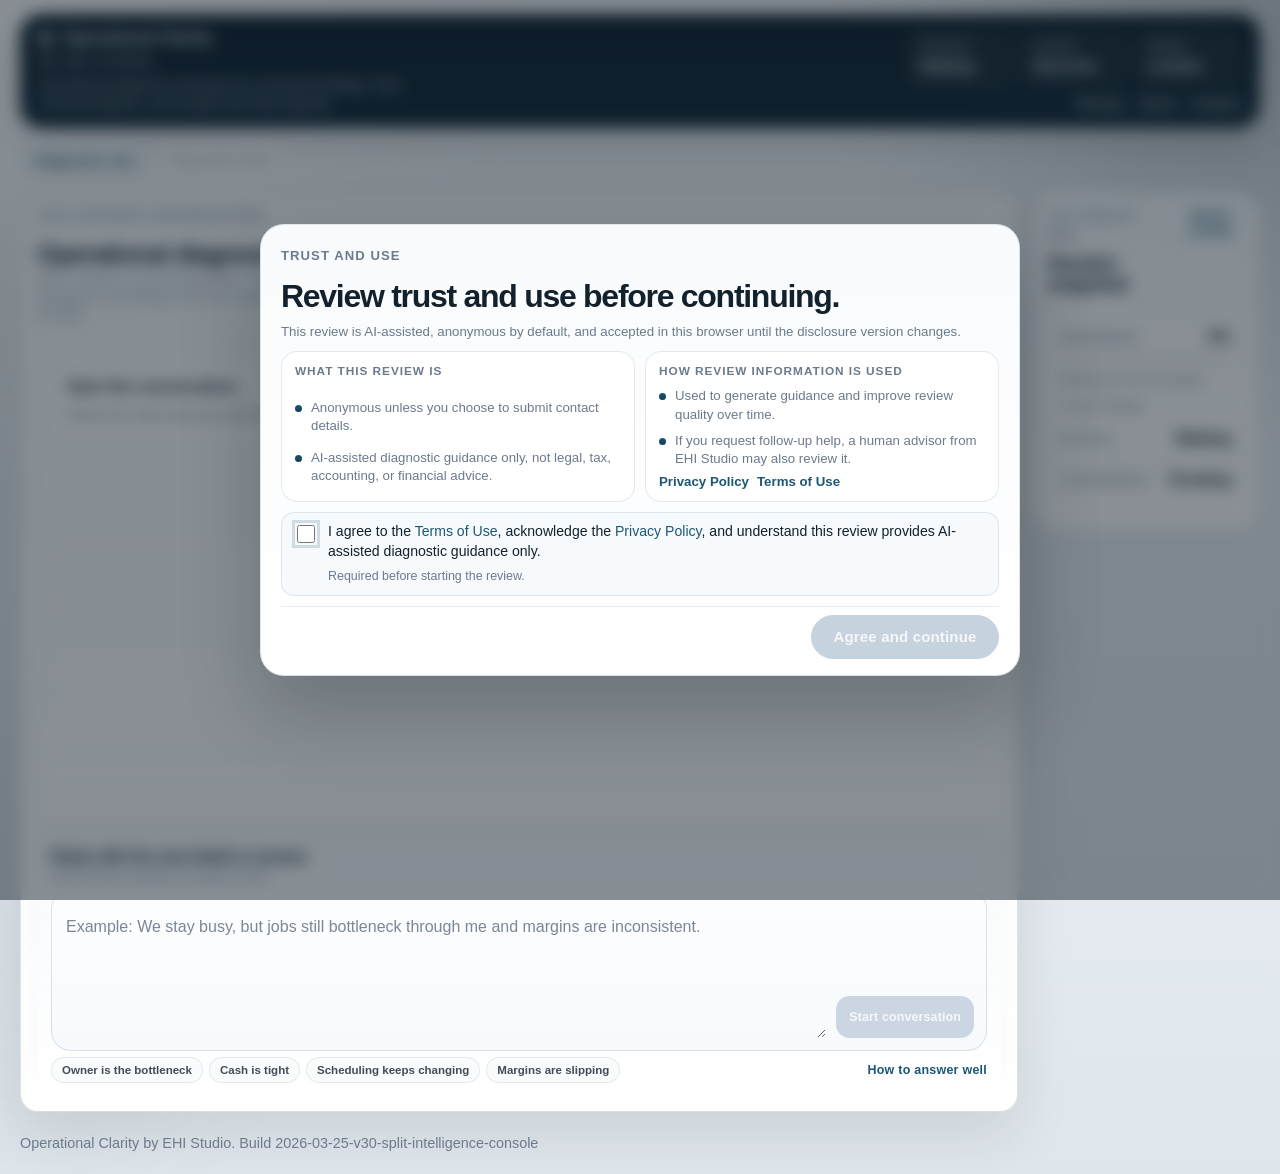
<file: index.html>
<!DOCTYPE html>
<html lang="en">
<head>
  <meta charset="UTF-8" />
  <meta name="viewport" content="width=device-width, initial-scale=1.0" />
  <meta http-equiv="Cache-Control" content="no-store, no-cache, must-revalidate, max-age=0" />
  <meta http-equiv="Pragma" content="no-cache" />
  <meta http-equiv="Expires" content="0" />
  <title>Operational Clarity</title>
  <meta name="description" content="Operational Clarity helps owners find where time, margin, control, and follow-through are slipping so they can make better decisions with more confidence." />
  <link rel="stylesheet" href="site.css" />
</head>
<body class="app-shell" data-build="2026-03-25-v30-split-intelligence-console">
  <div id="trust-modal" class="modal-overlay is-hidden" aria-hidden="true">
    <div class="modal-scrim"></div>
    <div class="modal-card" role="dialog" aria-modal="true" aria-labelledby="trust-modal-title" aria-describedby="trust-modal-copy">
      <div class="modal-body">
        <p class="kicker">Trust and use</p>
        <h2 id="trust-modal-title">Review trust and use before continuing.</h2>
        <p id="trust-modal-copy" class="section-copy">This review is AI-assisted, anonymous by default, and accepted in this browser until the disclosure version changes.</p>

        <div class="modal-grid">
          <div class="modal-panel">
            <p class="muted-label">What this review is</p>
            <div class="trust-list">
              <div class="trust-item">
                <p>Anonymous unless you choose to submit contact details.</p>
              </div>
              <div class="trust-item">
                <p>AI-assisted diagnostic guidance only, not legal, tax, accounting, or financial advice.</p>
              </div>
            </div>
          </div>

          <div class="modal-panel">
            <p class="muted-label">How review information is used</p>
            <div class="trust-list">
              <div class="trust-item">
                <p>Used to generate guidance and improve review quality over time.</p>
              </div>
              <div class="trust-item">
                <p>If you request follow-up help, a human advisor from EHI Studio may also review it.</p>
              </div>
            </div>
            <div class="modal-link-row">
              <a class="text-button" href="privacy-policy/">Privacy Policy</a>
              <a class="text-button" href="terms-of-use/">Terms of Use</a>
            </div>
          </div>
        </div>

        <div class="consent-row consent-surface">
          <input id="review-consent-checkbox" name="review_consent" type="checkbox" />
          <div class="consent-copy">
            <label class="consent-label" for="review-consent-checkbox">I agree to the <a href="terms-of-use/">Terms of Use</a>, acknowledge the <a href="privacy-policy/">Privacy Policy</a>, and understand this review provides AI-assisted diagnostic guidance only.</label>
            <p class="consent-helper">Required before starting the review.</p>
          </div>
        </div>
      </div>

      <div class="modal-actions">
        <button id="trust-modal-accept" type="button" class="btn btn-primary" disabled>Agree and continue</button>
      </div>
    </div>
  </div>

  <main class="console-main">
    <div class="container">
      <header class="topbar">
        <div class="topbar-authority">
          <div class="brand-block">
            <span class="brand">Operational Clarity</span>
            <p class="brand-architecture">by EHI Studio</p>
          </div>
          <p class="topbar-statement">Operational diagnostic workspace for structured findings, clear recommendations, and scoped next-step requests.</p>
        </div>

        <div class="topbar-utility">
          <div class="topbar-context" aria-label="Session context">
            <div class="context-chip">
              <span class="context-label">Status</span>
              <strong id="session-state-label" class="context-value">Waiting</strong>
            </div>
            <div class="context-chip">
              <span class="context-label">Stage</span>
              <strong id="session-stage-label" class="context-value">Discover</strong>
            </div>
            <div class="context-chip">
              <span class="context-label">Mode</span>
              <strong id="session-mode-label" class="context-value">Anonymous</strong>
            </div>
          </div>

          <nav class="topbar-links" aria-label="Legal">
            <a href="privacy-policy/">Privacy</a>
            <a href="terms-of-use/">Terms</a>
            <a href="contact/">Contact</a>
          </nav>

          <div class="mobile-console-actions" aria-label="Mobile workspace panels">
            <a class="mobile-panel-trigger" href="#diagnostic">Diagnostic chat</a>
            <a class="mobile-panel-trigger" href="#findings">Diagnostic brief</a>
            <a class="mobile-panel-trigger" href="#insights-panel">View insights</a>
          </div>
        </div>
      </header>
    </div>

    <section class="workspace console-workspace">
      <div class="container workspace-pages">
        <nav class="workspace-view-nav" aria-label="Workspace pages">
          <a id="chat-view-link" class="workspace-view-link" href="#diagnostic">Diagnostic chat</a>
          <a id="findings-view-link" class="workspace-view-link" href="#findings">Diagnostic brief</a>
        </nav>

        <section id="chat-page" class="workspace-page workspace-page-chat" aria-labelledby="chat-page-title">
          <div class="chat-page-shell">
            <section id="diagnostic" class="workspace-block primary-start conversation-stage">
              <div class="card transcript-card conversation-card">
                <div class="conversation-shell-head">
                  <div id="transcript" class="transcript-head conversation-head">
                    <div>
                      <p class="kicker">Live advisor conversation</p>
                      <h2 id="chat-page-title">Operational diagnostic</h2>
                      <p class="header-copy">Ask or answer in one working thread. The transcript is the main workspace, and findings move into a dedicated brief once the read is ready.</p>
                    </div>
                  </div>
                </div>

                <div id="transcript-viewport" class="transcript-viewport">
                  <div id="chat-empty-state" class="chat-empty-state transcript-empty-state">
                    <div class="empty-state-head">
                      <p class="empty-state-title">Start the conversation.</p>
                      <p class="empty-state-copy">Share the main pressure point below. The advisor's responses, follow-up questions, and read all appear here in the same thread.</p>
                    </div>
                  </div>

                  <div id="message-list" class="message-list" aria-live="polite"></div>

                  <div id="typing-row" class="message assistant typing-row is-hidden" role="status" aria-live="polite" aria-label="Advisor is working on the next reply">
                    <p class="message-meta">Advisor</p>
                    <div class="typing-row-body">
                      <div class="typing-indicator" aria-hidden="true">
                        <span class="typing-dot"></span>
                        <span class="typing-dot"></span>
                        <span class="typing-dot"></span>
                      </div>
                      <span class="typing-label">Working on the next reply</span>
                    </div>
                  </div>
                </div>

                <form id="chat-form" class="conversation-composer chat-form" aria-labelledby="chat-input-label" aria-describedby="chat-note sensitive-info-note">
                  <div class="sr-only" aria-hidden="true">
                    <span id="stage-badge" class="badge">discover</span>
                    <span id="limit-badge" class="badge">0% ready</span>
                  </div>

                  <div class="composer-intro">
                    <label id="chat-input-label" class="composer-title" for="chat-input">Reply with the next detail or answer.</label>
                    <p id="chat-note" class="command-helper">One concrete example or direct answer is enough to keep the read moving.</p>
                    <p id="sensitive-info-note" class="sr-only">Do not submit passwords, bank details, employee personal data, or other highly sensitive confidential information.</p>
                  </div>

                  <div class="input-shell composer-shell">
                    <div class="composer-input-row">
                      <textarea id="chat-input" rows="4" placeholder="Example: We stay busy, but jobs still bottleneck through me and margins are inconsistent."></textarea>
                      <button id="send-button" type="submit" class="btn btn-primary composer-send">Start conversation</button>
                    </div>

                    <div class="composer-footer">
                      <div id="prompt-chip-list" class="prompt-chips" aria-label="Example prompts">
                        <button type="button" class="prompt-chip" data-prompt-chip="Everything still depends on me">Owner is the bottleneck</button>
                        <button type="button" class="prompt-chip" data-prompt-chip="Cash is tight">Cash is tight</button>
                        <button type="button" class="prompt-chip" data-prompt-chip="Scheduling changes constantly">Scheduling keeps changing</button>
                        <button type="button" class="prompt-chip" data-prompt-chip="Margins are slipping">Margins are slipping</button>
                      </div>
                      <div class="composer-support">
                        <details class="input-guidance input-guidance-inline">
                          <summary>How to answer well</summary>
                          <div class="input-guidance-body">
                            <p class="input-guidance-note">Share the repeating problem, one concrete example, and what it is costing in time, cash, margin, or control.</p>
                            <p class="input-warning">Do not submit passwords, bank details, employee personal data, or other highly sensitive confidential information.</p>
                          </div>
                        </details>
                      </div>
                    </div>
                  </div>

                  <div id="chat-error" class="notice is-hidden"></div>
                </form>
              </div>
            </section>

            <aside id="insights-panel" class="workspace-side chat-insight-rail">
              <a class="mobile-panel-scrim" href="#diagnostic" aria-label="Close insights panel"></a>
              <div class="card dashboard-card insight-rail">
                <div class="dashboard-header insight-header">
                  <div>
                    <p class="kicker">Live insight rail</p>
                    <h2>Session snapshot</h2>
                    <p class="header-copy">Readiness, current signal, and the next-step read stay visible while the diagnostic runs.</p>
                  </div>
                  <div class="insight-header-actions">
                    <button id="reset-session" type="button" class="text-button">Reset review</button>
                    <a class="mobile-panel-close text-button" href="#diagnostic">Close</a>
                  </div>
                </div>

                <div class="dashboard-grid">
                  <div class="panel panel-wide rail-status-panel">
                    <div class="meter-head">
                      <span class="signal-label">Readiness</span>
                      <strong id="context-score-label" class="metric-value">0%</strong>
                    </div>
                    <div class="meter-track" aria-hidden="true">
                      <div id="context-meter-fill" class="meter-fill"></div>
                    </div>
                    <div class="signal-meta">
                      <p id="context-meter-copy" class="panel-copy">Waiting for the first signal.</p>
                      <p id="free-questions-label" class="signal-support">3 follow-up questions available after findings.</p>
                    </div>
                    <div class="status-stack">
                      <div class="status-line">
                        <span class="signal-label">Status</span>
                        <strong id="status-label" class="metric-value">Waiting</strong>
                      </div>
                      <div class="status-line">
                        <span class="signal-label">Confidence</span>
                        <strong id="confidence-value" class="metric-value">Pending</strong>
                      </div>
                      <div id="assessment-score-row" class="status-line is-hidden">
                        <span class="signal-label">Assessment score</span>
                        <strong id="assessment-score-value" class="metric-value">Pending</strong>
                      </div>
                    </div>
                  </div>

                  <div id="current-pattern-panel" class="panel is-hidden">
                    <h3>Business type</h3>
                    <p id="business-type-value" class="panel-value">Appears after the first response</p>
                    <p class="panel-copy">The segment and operating pattern the system is identifying so far.</p>
                  </div>

                  <div id="signal-panel" class="panel is-hidden">
                    <h3>Detected signals</h3>
                    <div id="signal-chip-list" class="signal-chip-list"></div>
                    <p class="panel-copy">Pain points and extracted signals normalized from the conversation.</p>
                  </div>

                  <div id="likely-issue-panel" class="panel is-hidden">
                    <h3>Likely issue</h3>
                    <p id="main-issue-value" class="panel-value">Appears after the first response</p>
                    <p class="panel-copy">The clearest source of friction seen so far.</p>
                  </div>

                  <div id="likely-cause-panel" class="panel is-hidden">
                    <h3>Likely cause</h3>
                    <p id="likely-cause-value" class="panel-value">Appears after the first response</p>
                    <p class="panel-copy">The system's current read on what is driving the issue.</p>
                  </div>

                  <div id="first-focus-panel" class="panel is-hidden">
                    <h3>First priority</h3>
                    <p id="first-focus-value" class="panel-value">Appears after the first response</p>
                    <p class="panel-copy">Where attention should go first if the pattern holds.</p>
                  </div>

                  <div id="next-actions-panel" class="panel is-hidden">
                    <h3>Next actions</h3>
                    <ol id="next-actions-list" class="panel-list"></ol>
                  </div>

                  <div id="comparison-panel" class="panel is-hidden">
                    <h3>Benchmark signal</h3>
                    <p id="comparison-value" class="panel-value">Available after findings and enough saved anonymous sessions.</p>
                    <p class="panel-copy">How this session compares with saved anonymous reviews in the same segment.</p>
                  </div>

                  <div id="cta-panel" class="panel is-hidden">
                    <h3>Current recommendation</h3>
                    <p id="cta-value" class="panel-value">Next-step guidance will appear when the diagnostic is ready.</p>
                    <p id="cta-copy" class="panel-copy">Use the conversation to gather enough signal first.</p>
                    <a id="cta-link" class="text-button is-hidden" href="#contact">Review package options</a>
                  </div>

                  <div id="internal-intelligence-panel" class="panel panel-wide internal-panel is-hidden">
                    <div class="meter-head">
                      <span class="signal-label">Internal intelligence snapshot</span>
                      <strong id="internal-sync-status" class="metric-value">Local only</strong>
                    </div>
                    <p class="panel-copy">Visible only with <code>?internal=1</code>. This is the structured session record used for taxonomy, benchmarking, and learning.</p>
                    <pre id="internal-intelligence-json" class="internal-json"></pre>
                  </div>
                </div>
              </div>
            </aside>
          </div>
        </section>

        <section id="findings-page" class="workspace-page workspace-page-findings is-hidden" aria-labelledby="findings-page-title">
          <div class="findings-page-shell">
            <div class="card findings-page-hero">
              <div>
                <p class="kicker">Diagnostic brief</p>
                <h2 id="findings-page-title">Review the diagnosis and choose the right next step.</h2>
                <p class="section-copy">Use the brief below to understand the issue, compare tailored service options, and request scoped help when ready.</p>
              </div>
              <div class="findings-page-actions">
                <a class="btn btn-secondary" href="#diagnostic">Back to conversation</a>
                <a class="btn btn-primary" href="#contact">View service options</a>
              </div>
            </div>

            <section id="mobile-session-summary" class="workspace-block mobile-session-summary is-hidden" aria-labelledby="mobile-summary-title">
              <div class="card mobile-summary-card">
                <div class="mobile-summary-head">
                  <div>
                    <p class="kicker">Session snapshot</p>
                    <h2 id="mobile-summary-title">Current read</h2>
                  </div>
                  <a class="text-button" href="#diagnostic">Return to chat</a>
                </div>

                <div class="mobile-summary-grid">
                  <div class="mobile-summary-stat">
                    <span class="mobile-summary-label">Readiness</span>
                    <strong id="mobile-summary-readiness" class="mobile-summary-value">0%</strong>
                  </div>
                  <div class="mobile-summary-stat">
                    <span class="mobile-summary-label">Confidence</span>
                    <strong id="mobile-summary-confidence" class="mobile-summary-value">Pending</strong>
                  </div>
                  <div class="mobile-summary-stat mobile-summary-stat-wide">
                    <span class="mobile-summary-label">Business type</span>
                    <strong id="mobile-summary-business-type" class="mobile-summary-value">Still identifying the pattern</strong>
                  </div>
                  <div class="mobile-summary-stat mobile-summary-stat-wide mobile-summary-stat-accent">
                    <span class="mobile-summary-label">Recommendation</span>
                    <strong id="mobile-summary-recommendation" class="mobile-summary-value">Use the conversation to build enough signal.</strong>
                  </div>
                </div>
              </div>
            </section>

          <section id="findings" class="workspace-block is-hidden">
            <div class="card findings-stage">
              <div class="findings-head">
                <p class="kicker">Diagnostic brief</p>
                <h2 id="findings-title">Findings appear here</h2>
                <p id="findings-summary" class="section-copy">Structured read: issue, likely cause, first priority, and next actions.</p>
              </div>

              <div class="findings-overview-grid">
                <div class="findings-overview-main">
                  <div class="findings-primary-panel">
                    <p class="muted-label">Core problem</p>
                    <h3 id="findings-core-problem" class="findings-core-problem">Core problem appears after the diagnostic is ready.</h3>
                    <p id="findings-why-it-matters" class="section-copy">Practical business impact appears after the diagnostic is ready.</p>
                  </div>

                  <div class="findings-focus-grid">
                    <div class="findings-focus-card">
                      <p class="muted-label">Likely cause</p>
                      <p id="findings-likely-cause" class="findings-focus-value">Appears with findings</p>
                    </div>

                    <div class="findings-focus-card findings-focus-card-priority">
                      <p class="muted-label">What to work on first</p>
                      <p id="findings-first-priority" class="findings-focus-value">Appears with findings</p>
                      <p id="findings-not-yet" class="finding-note">Do not widen the scope until the first priority is controlled.</p>
                    </div>
                  </div>
                </div>

                <div class="findings-overview-side">
                  <div class="finding-visual-card">
                    <div class="finding-visual-head">
                      <div>
                        <p class="muted-label">Signal snapshot</p>
                        <h3>Pressure and clarity</h3>
                      </div>
                      <p id="findings-pressure-score" class="finding-score-value">0 / 100</p>
                    </div>

                    <div class="finding-visual-snapshot">
                      <div class="finding-meter-stack">
                        <div class="finding-meter-row">
                          <div class="finding-meter-copy">
                            <span>Operating pressure</span>
                            <strong id="findings-pressure-label">Building</strong>
                          </div>
                          <div class="meter-track" aria-hidden="true">
                            <div id="findings-pressure-fill" class="meter-fill"></div>
                          </div>
                        </div>

                        <div class="finding-meter-row">
                          <div class="finding-meter-copy">
                            <span>Signal clarity</span>
                            <strong id="findings-clarity-score">0 / 100</strong>
                          </div>
                          <div class="meter-track" aria-hidden="true">
                            <div id="findings-clarity-fill" class="meter-fill meter-fill-secondary"></div>
                          </div>
                        </div>
                      </div>

                      <div class="finding-signal-notes">
                        <p id="findings-confidence-note" class="panel-copy">Confidence and signal note appear after the diagnostic is ready.</p>
                        <p id="findings-benchmark-note" class="small-text">Benchmark comparison appears here when enough saved sessions exist.</p>
                      </div>
                    </div>

                    <div class="finding-pattern-block">
                      <p class="muted-label">Operating pattern</p>
                      <div class="pattern-flow">
                        <div class="pattern-step">
                          <span>Problem</span>
                          <strong id="pattern-problem">Appears with findings</strong>
                        </div>
                        <div class="pattern-arrow" aria-hidden="true">&rarr;</div>
                        <div class="pattern-step">
                          <span>Cause</span>
                          <strong id="pattern-cause">Appears with findings</strong>
                        </div>
                        <div class="pattern-arrow" aria-hidden="true">&rarr;</div>
                        <div class="pattern-step pattern-step-accent">
                          <span>First priority</span>
                          <strong id="pattern-priority">Appears with findings</strong>
                        </div>
                      </div>

                      <div id="findings-signal-summary" class="signal-chip-list"></div>
                    </div>
                  </div>
                </div>
              </div>

              <div id="findings-grid" class="findings-grid findings-grid-rich"></div>

              <div id="recommended-next-step" class="recommended-next-step is-hidden">
                <div class="recommended-next-step-head">
                  <p class="kicker">What to fix next</p>
                  <h3 id="recommended-package-title" class="recommended-package-title">The next operating adjustment appears here.</h3>
                  <p id="recommended-bridge" class="section-copy">The clearest next move appears here after the diagnostic is ready.</p>
                </div>

                <div class="recommended-next-step-grid">
                  <div class="recommended-main-shell">
                    <div class="recommended-directive-block">
                      <p class="muted-label">What needs to change now</p>
                      <p id="recommended-package-type" class="recommended-package-type">Direct action</p>
                      <p id="recommended-package-note" class="section-copy">The operational guidance will adapt to the business type, priority, and signal pattern.</p>
                    </div>

                    <div class="recommended-core-grid">
                      <div class="recommended-why-block">
                        <p class="muted-label">Why this matters</p>
                        <p id="recommended-why" class="section-copy">The reasoning behind this path appears after the diagnostic is ready.</p>
                      </div>

                      <div class="recommended-steps-block">
                        <p class="muted-label">First steps</p>
                        <ul id="recommended-deliverables" class="offer-list"></ul>
                      </div>
                    </div>
                  </div>

                  <div class="recommended-side-shell">
                    <div class="recommended-support-shell">
                      <div class="recommended-support-block recommended-next-note">
                        <p class="muted-label">Risks if not addressed</p>
                        <p id="recommended-next-step-note" class="section-copy">The operating risks appear after the diagnostic is ready.</p>
                      </div>
                    </div>

                    <div class="recommended-action-stack">
                      <button id="recommended-primary-cta" type="button" class="btn btn-secondary">Review package options</button>
                      <div class="recommended-secondary-actions">
                        <a class="text-button" href="#diagnostic">Continue diagnostic</a>
                      </div>
                    </div>
                  </div>
                </div>

                <div class="recommended-meta-shell">
                  <p id="recommended-scope" class="finding-note">A scope guardrail appears after the diagnostic is ready.</p>

                  <div class="recommended-meta-grid">
                    <div class="recommended-meta-item">
                      <span class="recommended-meta-label">Business type</span>
                      <strong id="recommended-business-type" class="recommended-meta-value">Appears with findings</strong>
                    </div>
                    <div class="recommended-meta-item">
                      <span class="recommended-meta-label">First priority</span>
                      <strong id="recommended-priority" class="recommended-meta-value">Appears with findings</strong>
                    </div>
                    <div class="recommended-meta-item">
                      <span class="recommended-meta-label">Near-term risk</span>
                      <p id="recommended-best-fit" class="recommended-meta-value recommended-meta-copy">Appears with findings</p>
                    </div>
                    <div class="recommended-meta-item recommended-meta-item-wide">
                      <span class="recommended-meta-label">Signals behind this path</span>
                      <p id="recommended-signals" class="recommended-meta-value recommended-meta-copy">Appears with findings</p>
                    </div>
                  </div>
                </div>
              </div>
            </div>
          </section>

          <section id="contact" class="workspace-block is-hidden">
            <div class="card contact-card">
              <div class="offer-shell">
                <div class="offer-intro offer-intro-grid">
                  <div>
                    <p class="kicker">Tailored service options</p>
                    <h2>Choose the right starting package.</h2>
                    <p id="offer-summary" class="section-copy">Pricing, fit, and next-step guidance appear after the diagnostic is ready.</p>
                  </div>

                  <div class="pricing-banner">
                    <p class="muted-label">Review credit</p>
                    <p id="pricing-banner-title" class="pricing-banner-title">Diagnostic Review credit</p>
                    <p id="pricing-banner-copy" class="panel-copy">If you start with a paid Diagnostic Review and move into a Sprint or Advisory within 14 days, the review fee is applied to the next package.</p>
                  </div>
                </div>

                <div id="offer-grid" class="offer-grid"></div>

                <div class="contact-grid">
                  <div class="contact-shell">
                    <div class="contact-shell-head">
                      <div class="contact-shell-intro">
                        <p class="kicker">Request help</p>
                        <h3>Move this into a scoped next step.</h3>
                        <p id="contact-shell-copy" class="section-copy">Open the form below to request a human review of the diagnostic and the package path that fits it best.</p>
                        <p id="contact-shell-note" class="small-text">Operational Clarity provides AI-assisted diagnostic guidance. If you request next-step help, your review may also be assessed by a human advisor from EHI Studio.</p>
                      </div>

                      <button id="contact-toggle" type="button" class="btn btn-primary">Open request form</button>
                    </div>

                    <div id="request-journey-panel" class="request-journey-panel is-hidden">
                      <p class="muted-label">What happens after you submit</p>
                      <ol class="steps-list">
                        <li>We review the diagnostic, signal pattern, and package you selected.</li>
                        <li>We confirm whether the issue is clear enough for review, sprint, or ongoing advisory.</li>
                        <li>We reply with the best starting package, scope note, and next-step discussion path.</li>
                        <li>If there is a fit, we schedule the review call or kickoff that matches the package.</li>
                      </ol>
                      <p class="finding-note">This request is for fit, scope, and starting-package confirmation. It is not a promise of outcomes or a generic sales callback.</p>
                    </div>

                    <form id="contact-form" class="contact-form is-hidden" novalidate>
                      <div class="contact-form-head">
                        <p class="muted-label">Request details</p>
                        <p class="small-text">Confirm the package, add contact details, and tell us what you want help with first.</p>
                      </div>

                      <div id="selected-package-panel" class="selected-package-panel">
                        <div class="selected-package-head">
                          <div>
                            <div class="selected-package-meta">
                              <p class="muted-label">Selected package</p>
                              <span id="selected-package-status" class="selected-package-status is-hidden">Recommended</span>
                            </div>
                            <p id="selected-package-name" class="selected-package-name">Choose a package above.</p>
                          </div>
                          <button id="change-package-button" type="button" class="text-button">Change package</button>
                        </div>
                        <p id="selected-package-helper" class="field-helper">This request is tied to the package you select above.</p>
                        <input id="lead-package" name="package" type="hidden" />
                      </div>

                      <div class="form-block">
                        <p class="muted-label">Contact details</p>
                        <div class="field-grid">
                          <div class="field">
                            <label for="lead-name">Name</label>
                            <input id="lead-name" name="name" type="text" required />
                          </div>
                          <div class="field">
                            <label for="lead-email">Email</label>
                            <input id="lead-email" name="email" type="email" required />
                          </div>
                          <div class="field">
                            <label for="lead-company">Company</label>
                            <input id="lead-company" name="company" type="text" required />
                          </div>
                          <div class="field">
                            <label for="lead-phone">Phone</label>
                            <input id="lead-phone" name="phone" type="tel" placeholder="Optional" />
                          </div>
                        </div>
                      </div>

                      <div class="form-block">
                        <p class="muted-label">Scope note</p>
                        <div class="field is-full">
                          <label for="lead-message">What do you want help with first?</label>
                          <textarea id="lead-message" name="message" rows="4" placeholder="Tell us the first issue you want addressed." required></textarea>
                        </div>
                      </div>

                      <div class="form-block consent-block">
                        <div class="consent-row consent-surface">
                          <input id="follow-up-consent-checkbox" name="follow_up_consent" type="checkbox" />
                          <div class="consent-copy">
                            <label class="consent-label" for="follow-up-consent-checkbox">I agree to be contacted by EHI Studio about this review and understand follow-up may include human advisory support in addition to AI-generated guidance.</label>
                            <p id="follow-up-consent-helper" class="consent-helper">Required before sending a contact request.</p>
                          </div>
                        </div>
                      </div>

                      <div class="contact-actions">
                        <p class="small-text">We review fit, scope, timing, and whether this is the right starting package before anything is booked.</p>
                        <button id="contact-submit-button" type="submit" class="btn btn-primary">Request scoped next step</button>
                      </div>
                    </form>

                    <div id="contact-message" class="notice is-hidden"></div>
                  </div>
                </div>
              </div>
            </div>
          </section>
        </div>
      </div>
    </section>
  </main>

  <footer class="console-footer">
    <div class="container footer-row">
      <p class="small-text">Operational Clarity by EHI Studio. Build 2026-03-25-v30-split-intelligence-console</p>
    </div>
  </footer>

  <script src="operational-intelligence.js"></script>
  <script>
const BUILD_VERSION = "2026-03-25-v30-split-intelligence-console";

const CONFIG = {
  functionUrl: "https://lqzvkezgxfknfjnjoqur.supabase.co/functions/v1/business-diagnostic-agent",
  intelligenceIngestUrl: "https://lqzvkezgxfknfjnjoqur.supabase.co/functions/v1/session-intelligence-ingest",
  requestTimeoutMs: 300000,
  freeFollowupLimit: 3,
  sessionStorageKey: "oc_live_diagnostic_session_v14",
  assessmentHistoryKey: "oc_assessment_history_v1",
  assessmentArchiveKey: "oc_assessment_archive_v1",
  intelligenceArchiveKey: "oc_intelligence_sessions_v1",
  syncRetryLimit: 3
};

const TRUST_DISCLOSURE_STORAGE_KEY = "oc_trust_disclosure_version";
const TRUST_DISCLOSURE_VERSION = "2026-03-25-trust-modal-v1";

const SYSTEM_MESSAGE = {
  role: "system",
  content:
    "You are Operational Clarity's business diagnostic advisor. Sound like a wise, experienced operator: calm, plainspoken, grounded, and useful. Ask one focused follow-up at a time. Before enough_context is true, reply in no more than two short paragraphs and under 70 words total. Do not stack multiple questions. Reflect one fresh observation, then ask the single next-best question. When enough_context becomes true, assistant_message must add insight, not just repeat what the user already said. Use short line breaks and this structure when giving a read: Quick read:, What this likely means:, What to do first:. Keep each section brief. Avoid consultant phrasing, dramatic metaphors, buzzwords, and enterprise jargon unless the user uses it first. Do not use phrases like hidden tax, unlocks, scale blocker, value gap, renewal-friendly, ad hoc, minimum viable, SLA, or WIP. Prefer plain business language. Keep extracted data brief and internal. Classify every session by business type first. In extracted and findings JSON, prefer normalized fields when possible: primary_business_type, secondary_business_type, sub_industry, business_model, business_model_tags, symptom_tags, cause_tags, inferred_causes, operating_archetype, recommendation_ids, urgency_level, clarity_level, confidence, and buy_signal. Use short slug-like IDs for tags and recommendation_ids when practical, while keeping assistant_message human-readable. Do not expose hidden reasoning or schema details in assistant_message."
};

const state = {
  conversation: [],
  stage: "discover",
  stageHistory: ["discover"],
  currentView: "chat",
  enoughContext: false,
  findings: null,
  extracted: null,
  latestAgentResponse: null,
  latestAgentNormalized: null,
  ctaReady: false,
  freeFollowupsUsed: 0,
  awaiting: false,
  started: false,
  reviewConsentAccepted: false,
  stickConversationToBottom: true,
  contextScore: 0,
  contactOpen: false,
  contactSubmitted: false,
  contactSubmitting: false,
  followUpConsentAccepted: false,
  selectedPackageKey: null,
  selectedPackageName: "",
  selectedPackageValue: "",
  selectedPackageMessage: "",
  reviewConsentDetailsOpen: false,
  contactDetails: null,
  pendingNotificationEvents: [],
  assessmentLogged: false,
  anonymousAssessmentSaved: false,
  sessionId: createSessionId(),
  sessionCreatedAt: new Date().toISOString(),
  completedAt: null,
  extractionConfidence: null,
  intelligenceRecord: null,
  intelligenceSyncStatus: "Local only",
  lastIntelligenceSyncedAt: null,
  trustModalOpen: false
};

const el = {};
const STORAGE_BUILD_KEY = "oc_build_version";
const INTERNAL_VIEW_ENABLED = new URLSearchParams(window.location.search).get("internal") === "1";
const FINDINGS_PAGE_TARGETS = new Set(["findings", "contact"]);
const CHAT_PAGE_TARGETS = new Set(["diagnostic", "insights-panel", ""]);
let intelligenceSyncChain = Promise.resolve();
let recommendationFocusTimer = 0;

function clearStaleBuildState() {
  try {
    const priorBuild = localStorage.getItem(STORAGE_BUILD_KEY);
    if (priorBuild !== BUILD_VERSION) {
      localStorage.removeItem(CONFIG.sessionStorageKey);
      localStorage.setItem(STORAGE_BUILD_KEY, BUILD_VERSION);
    }
  } catch (error) {
    console.warn("Unable to clear stale build state.", error);
  }
}

function hasPersistedTrustDisclosure() {
  try {
    return localStorage.getItem(TRUST_DISCLOSURE_STORAGE_KEY) === TRUST_DISCLOSURE_VERSION;
  } catch (error) {
    return false;
  }
}

function persistTrustDisclosureAcceptance() {
  try {
    localStorage.setItem(TRUST_DISCLOSURE_STORAGE_KEY, TRUST_DISCLOSURE_VERSION);
  } catch (error) {
    console.warn("Unable to persist trust disclosure acceptance.", error);
  }
}

function initializeTrustDisclosure() {
  state.reviewConsentAccepted = hasPersistedTrustDisclosure();

  if (state.reviewConsentAccepted) {
    closeTrustModal();
    return;
  }

  state.reviewConsentAccepted = false;
  openTrustModal();
}

function openTrustModal() {
  state.trustModalOpen = true;
  document.body.classList.add("is-modal-open");
  if (el.trustModal) {
    el.trustModal.classList.remove("is-hidden");
    el.trustModal.setAttribute("aria-hidden", "false");
  }
  window.setTimeout(() => el.reviewConsentCheckbox?.focus(), 40);
}

function closeTrustModal() {
  state.trustModalOpen = false;
  document.body.classList.remove("is-modal-open");
  if (el.trustModal) {
    el.trustModal.classList.add("is-hidden");
    el.trustModal.setAttribute("aria-hidden", "true");
  }
}


document.addEventListener("DOMContentLoaded", () => {
  clearStaleBuildState();
  captureDom();
  restoreSession();
  bindEvents();
  initializeTrustDisclosure();
  renderInitialState();
});

function captureDom() {
  el.trustModal = document.getElementById("trust-modal");
  el.trustModalAccept = document.getElementById("trust-modal-accept");
  el.chatPage = document.getElementById("chat-page");
  el.findingsPage = document.getElementById("findings-page");
  el.chatViewLink = document.getElementById("chat-view-link");
  el.findingsViewLink = document.getElementById("findings-view-link");
  el.sessionStateLabel = document.getElementById("session-state-label");
  el.sessionStageLabel = document.getElementById("session-stage-label");
  el.sessionModeLabel = document.getElementById("session-mode-label");
  el.messageList = document.getElementById("message-list");
  el.transcriptViewport = document.getElementById("transcript-viewport");
  el.chatEmptyState = document.getElementById("chat-empty-state");
  el.conversationReadyBanner = document.getElementById("conversation-ready-banner");
  el.conversationReadyCopy = document.getElementById("conversation-ready-copy");
  el.chatForm = document.getElementById("chat-form");
  el.chatInput = document.getElementById("chat-input");
  el.chatError = document.getElementById("chat-error");
  el.chatNote = document.getElementById("chat-note");
  el.typingRow = document.getElementById("typing-row");
  el.statusLabel = document.getElementById("status-label");
  el.freeQuestionsLabel = document.getElementById("free-questions-label");
  el.stageBadge = document.getElementById("stage-badge");
  el.limitBadge = document.getElementById("limit-badge");
  el.resetSession = document.getElementById("reset-session");
  el.sendButton = document.getElementById("send-button");
  el.reviewConsentCheckbox = document.getElementById("review-consent-checkbox");
  el.reviewConsentHelper = document.getElementById("review-consent-helper");
  el.reviewConsentCompact = document.getElementById("review-consent-compact");
  el.reviewConsentToggle = document.getElementById("review-consent-toggle");
  el.reviewConsentDetails = document.getElementById("review-consent-details");
  el.contextMeterFill = document.getElementById("context-meter-fill");
  el.contextScoreLabel = document.getElementById("context-score-label");
  el.contextMeterCopy = document.getElementById("context-meter-copy");
  el.findingsSection = document.getElementById("findings");
  el.findingsTitle = document.getElementById("findings-title");
  el.findingsSummary = document.getElementById("findings-summary");
  el.mobileSessionSummary = document.getElementById("mobile-session-summary");
  el.mobileSummaryReadiness = document.getElementById("mobile-summary-readiness");
  el.mobileSummaryConfidence = document.getElementById("mobile-summary-confidence");
  el.mobileSummaryBusinessType = document.getElementById("mobile-summary-business-type");
  el.mobileSummaryRecommendation = document.getElementById("mobile-summary-recommendation");
  el.findingsCoreProblem = document.getElementById("findings-core-problem");
  el.findingsWhyItMatters = document.getElementById("findings-why-it-matters");
  el.findingsLikelyCause = document.getElementById("findings-likely-cause");
  el.findingsFirstPriority = document.getElementById("findings-first-priority");
  el.findingsNotYet = document.getElementById("findings-not-yet");
  el.findingsPressureScore = document.getElementById("findings-pressure-score");
  el.findingsPressureLabel = document.getElementById("findings-pressure-label");
  el.findingsPressureFill = document.getElementById("findings-pressure-fill");
  el.findingsClarityScore = document.getElementById("findings-clarity-score");
  el.findingsClarityFill = document.getElementById("findings-clarity-fill");
  el.findingsConfidenceNote = document.getElementById("findings-confidence-note");
  el.findingsBenchmarkNote = document.getElementById("findings-benchmark-note");
  el.findingsSignalSummary = document.getElementById("findings-signal-summary");
  el.patternProblem = document.getElementById("pattern-problem");
  el.patternCause = document.getElementById("pattern-cause");
  el.patternPriority = document.getElementById("pattern-priority");
  el.findingsGrid = document.getElementById("findings-grid");
  el.recommendedNextStep = document.getElementById("recommended-next-step");
  el.recommendedBridge = document.getElementById("recommended-bridge");
  el.recommendedPackageType = document.getElementById("recommended-package-type");
  el.recommendedPackageTitle = document.getElementById("recommended-package-title");
  el.recommendedPackageNote = document.getElementById("recommended-package-note");
  el.recommendedWhy = document.getElementById("recommended-why");
  el.recommendedBusinessType = document.getElementById("recommended-business-type");
  el.recommendedPriority = document.getElementById("recommended-priority");
  el.recommendedBestFit = document.getElementById("recommended-best-fit");
  el.recommendedSignals = document.getElementById("recommended-signals");
  el.recommendedScope = document.getElementById("recommended-scope");
  el.recommendedDeliverables = document.getElementById("recommended-deliverables");
  el.recommendedNextStepNote = document.getElementById("recommended-next-step-note");
  el.recommendedPrimaryCta = document.getElementById("recommended-primary-cta");
  el.contactSection = document.getElementById("contact");
  el.offerSummary = document.getElementById("offer-summary");
  el.pricingBannerTitle = document.getElementById("pricing-banner-title");
  el.pricingBannerCopy = document.getElementById("pricing-banner-copy");
  el.offerGrid = document.getElementById("offer-grid");
  el.contactShellCopy = document.getElementById("contact-shell-copy");
  el.contactShellNote = document.getElementById("contact-shell-note");
  el.requestJourneyPanel = document.getElementById("request-journey-panel");
  el.contactToggle = document.getElementById("contact-toggle");
  el.contactForm = document.getElementById("contact-form");
  el.contactMessage = document.getElementById("contact-message");
  el.contactSubmitButton = document.getElementById("contact-submit-button");
  el.selectedPackagePanel = document.getElementById("selected-package-panel");
  el.selectedPackageStatus = document.getElementById("selected-package-status");
  el.selectedPackageName = document.getElementById("selected-package-name");
  el.selectedPackageHelper = document.getElementById("selected-package-helper");
  el.changePackageButton = document.getElementById("change-package-button");
  el.followUpConsentCheckbox = document.getElementById("follow-up-consent-checkbox");
  el.followUpConsentHelper = document.getElementById("follow-up-consent-helper");
  el.leadName = document.getElementById("lead-name");
  el.leadEmail = document.getElementById("lead-email");
  el.leadCompany = document.getElementById("lead-company");
  el.leadPhone = document.getElementById("lead-phone");
  el.leadPackage = document.getElementById("lead-package");
  el.leadMessage = document.getElementById("lead-message");
  el.mainIssueValue = document.getElementById("main-issue-value");
  el.likelyCauseValue = document.getElementById("likely-cause-value");
  el.firstFocusValue = document.getElementById("first-focus-value");
  el.businessTypeValue = document.getElementById("business-type-value");
  el.assessmentScoreValue = document.getElementById("assessment-score-value");
  el.assessmentScoreRow = document.getElementById("assessment-score-row");
  el.comparisonValue = document.getElementById("comparison-value");
  el.currentPatternPanel = document.getElementById("current-pattern-panel");
  el.signalPanel = document.getElementById("signal-panel");
  el.signalChipList = document.getElementById("signal-chip-list");
  el.likelyIssuePanel = document.getElementById("likely-issue-panel");
  el.likelyCausePanel = document.getElementById("likely-cause-panel");
  el.firstFocusPanel = document.getElementById("first-focus-panel");
  el.nextActionsPanel = document.getElementById("next-actions-panel");
  el.nextActionsList = document.getElementById("next-actions-list");
  el.comparisonPanel = document.getElementById("comparison-panel");
  el.ctaPanel = document.getElementById("cta-panel");
  el.ctaValue = document.getElementById("cta-value");
  el.ctaCopy = document.getElementById("cta-copy");
  el.ctaLink = document.getElementById("cta-link");
  el.confidenceValue = document.getElementById("confidence-value");
  el.insightRail = document.querySelector(".insight-rail");
  el.internalIntelligencePanel = document.getElementById("internal-intelligence-panel");
  el.internalIntelligenceJson = document.getElementById("internal-intelligence-json");
  el.internalSyncStatus = document.getElementById("internal-sync-status");
  el.promptChips = Array.from(document.querySelectorAll("[data-prompt-chip]"));
}

function bindEvents() {
  el.chatForm?.addEventListener("submit", handleChatSubmit);
  el.transcriptViewport?.addEventListener("scroll", handleTranscriptScroll, { passive: true });
  window.addEventListener("resize", queueInsightRailModeSync);
  window.addEventListener("hashchange", handleHashRouteChange);
  el.resetSession?.addEventListener("click", resetSession);
  el.contactToggle?.addEventListener("click", () => openContactForm());
  el.contactForm?.addEventListener("submit", handleContactSubmit);
  el.contactForm?.addEventListener("input", handleContactFormInput);
  el.promptChips?.forEach((chip) => chip.addEventListener("click", handlePromptChipClick));
  el.offerGrid?.addEventListener("click", handlePackageSelect);
  el.changePackageButton?.addEventListener("click", handleChangePackageClick);
  el.ctaLink?.addEventListener("click", handleCtaLinkClick);
  el.reviewConsentCheckbox?.addEventListener("change", handleReviewConsentChange);
  el.trustModalAccept?.addEventListener("click", handleTrustModalAccept);
  el.reviewConsentToggle?.addEventListener("click", handleReviewConsentDetailsToggle);
  el.followUpConsentCheckbox?.addEventListener("change", handleFollowUpConsentChange);
}

function handlePromptChipClick(event) {
  const button = event?.currentTarget;
  const promptText = String(button?.dataset?.promptChip || "").trim();
  if (!promptText || !el.chatInput) return;

  el.chatInput.value = el.chatInput.value.trim()
    ? `${el.chatInput.value.trim()}\n${promptText}`
    : promptText;

  el.chatInput.focus();
}

function handleTranscriptScroll() {
  state.stickConversationToBottom = isConversationNearBottom();
}

let insightRailSyncFrame = 0;

function queueInsightRailModeSync() {
  if (insightRailSyncFrame) {
    window.cancelAnimationFrame(insightRailSyncFrame);
  }
  insightRailSyncFrame = window.requestAnimationFrame(() => {
    insightRailSyncFrame = 0;
    syncInsightRailMode();
  });
}

function syncInsightRailMode() {
  if (!el.insightRail) return;
  const railHeight = el.insightRail.scrollHeight || el.insightRail.getBoundingClientRect().height || 0;
  const availableHeight = Math.max(window.innerHeight - 96, 0);
  const shouldRelax = window.innerWidth <= 1080 || (availableHeight > 0 && railHeight > availableHeight);
  el.insightRail.classList.toggle("is-relaxed", shouldRelax);
}

function setTypingRowPlacement(isActive) {
  if (!el.typingRow || !el.messageList || !el.transcriptViewport) return;

  if (isActive) {
    if (el.typingRow.parentElement !== el.messageList) {
      el.messageList.appendChild(el.typingRow);
    }
    return;
  }

  if (el.typingRow.parentElement !== el.transcriptViewport) {
    el.transcriptViewport.appendChild(el.typingRow);
  }
}

function clearRecommendationFocusTimer() {
  if (!recommendationFocusTimer) return;
  window.clearTimeout(recommendationFocusTimer);
  recommendationFocusTimer = 0;
}

function inferPackageKey(packageName) {
  const normalized = String(packageName || "").trim().toLowerCase();
  if (normalized.includes("advisory")) return "advisory";
  if (normalized.includes("sprint")) return "sprint";
  if (normalized.includes("review")) return "review";
  return "";
}

function getHashTargetId() {
  return String(window.location.hash || "")
    .replace(/^#/, "")
    .trim();
}

function hasFindingsPageAvailable() {
  return hasRecommendationHandoffAvailable();
}

function resolveWorkspaceView(targetId = getHashTargetId()) {
  if (FINDINGS_PAGE_TARGETS.has(targetId)) {
    return hasFindingsPageAvailable() ? "findings" : "chat";
  }
  if (CHAT_PAGE_TARGETS.has(targetId)) {
    return "chat";
  }
  return "chat";
}

function renderWorkspaceView(options = {}) {
  const targetId = typeof options.targetId === "string" ? options.targetId : getHashTargetId();
  const nextView = options.view || resolveWorkspaceView(targetId);
  state.currentView = nextView;

  document.body.dataset.workspaceView = nextView;
  el.chatPage?.classList.toggle("is-hidden", nextView !== "chat");
  el.findingsPage?.classList.toggle("is-hidden", nextView !== "findings");

  const findingsAvailable = hasFindingsPageAvailable();
  if (el.chatViewLink) {
    el.chatViewLink.setAttribute("aria-current", nextView === "chat" ? "page" : "false");
  }
  if (el.findingsViewLink) {
    el.findingsViewLink.setAttribute("aria-current", nextView === "findings" ? "page" : "false");
    el.findingsViewLink.setAttribute("aria-disabled", String(!findingsAvailable));
    el.findingsViewLink.classList.toggle("is-disabled", !findingsAvailable);
  }

  queueInsightRailModeSync();
}

function syncWorkspaceRoute({ scroll = false } = {}) {
  const rawTarget = getHashTargetId();
  const targetId = rawTarget || "diagnostic";
  const resolvedTarget = FINDINGS_PAGE_TARGETS.has(targetId) && !hasFindingsPageAvailable()
    ? "diagnostic"
    : targetId;

  renderWorkspaceView({ targetId: resolvedTarget });

  if (resolvedTarget !== rawTarget && resolvedTarget) {
    updateLocationHash(`#${resolvedTarget}`, { skipRender: true });
  } else if (!rawTarget) {
    updateLocationHash("#diagnostic", { skipRender: true });
  }

  if (scroll && resolvedTarget && !CHAT_PAGE_TARGETS.has(resolvedTarget)) {
    scrollToSection(resolvedTarget, { behavior: "auto", view: "findings" });
  } else if (scroll && resolvedTarget === "diagnostic") {
    scrollToSection("diagnostic", { behavior: "auto", view: "chat" });
  }
}

function handleHashRouteChange() {
  syncWorkspaceRoute({ scroll: true });
}

function setPackageSelection(packageName, options = {}) {
  const {
    packageKey = inferPackageKey(packageName),
    packageValue = packageName,
    message = "",
    overwriteMessage = false
  } = options;

  state.selectedPackageKey = packageKey || "";
  state.selectedPackageName = packageName || "";
  state.selectedPackageValue = packageValue || packageName || "";
  state.selectedPackageMessage = message || state.selectedPackageMessage || "";
  el.selectedPackagePanel?.classList.remove("is-invalid");

  if (el.leadPackage) {
    el.leadPackage.value = state.selectedPackageValue;
  }

  if (el.leadMessage && (overwriteMessage || !el.leadMessage.value.trim())) {
    el.leadMessage.value = message || deriveLeadPrompt(state.findings);
  }
}

function ensureRecommendedPackageSelection(options = {}) {
  if (state.selectedPackageValue) return true;
  const recommendation = deriveRecommendedNextStepModel();
  if (!recommendation) return false;

  setPackageSelection(recommendation.basePackage, {
    packageKey: recommendation.packageType,
    packageValue: recommendation.contactPackageValue,
    message: recommendation.contactMessage,
    overwriteMessage: Boolean(options.overwriteMessage)
  });
  return true;
}

function revealContactOptions() {
  el.contactSection?.classList.remove("is-hidden");
  renderContact();
  renderDashboardSummary();
  updateLocationHash("#contact");
  window.requestAnimationFrame(() => {
    scrollToSection("contact");
  });
  refreshStructuredSessionIntelligence({ sync: false });
  persistSession();
}

function handlePackageSelect(event) {
  clearRecommendationFocusTimer();
  const button = event?.target?.closest?.("[data-package-select]");
  const packageName = String(button?.dataset?.packageSelect || "").trim();
  if (!packageName) return;

  applyPackageSelection(packageName, {
    packageKey: String(button?.dataset?.packageKey || "").trim(),
    packageValue: String(button?.dataset?.packageValue || packageName).trim() || packageName,
    message: String(button?.dataset?.packageMessage || "").trim(),
    overwriteMessage: Boolean(String(button?.dataset?.packageMessage || "").trim()),
    focusField: "message",
    openForm: true
  });
}

function applyPackageSelection(packageName, options = {}) {
  const {
    packageKey = inferPackageKey(packageName),
    packageValue = packageName,
    message = "",
    overwriteMessage = false,
    focusField = "message",
    openForm = true
  } = options;

  setPackageSelection(packageName, {
    packageKey,
    packageValue,
    message,
    overwriteMessage
  });

  if (openForm) {
    openContactForm({ focusField });
    return;
  }

  revealContactOptions();
}

function hasRecommendationHandoffAvailable() {
  return Boolean(state.ctaReady || state.findings);
}

function handleRecommendedSetupHelp() {
  const recommendation = deriveRecommendedNextStepModel();
  if (!hasRecommendationHandoffAvailable()) return;

  clearRecommendationFocusTimer();
  scrollToSection("contact");
  recommendationFocusTimer = window.setTimeout(() => {
    recommendationFocusTimer = 0;
    const target = recommendation
      ? el.offerGrid?.querySelector(`[data-package-select][data-package-key="${recommendation.packageType}"]`)
      : el.offerGrid?.querySelector("[data-package-select]");
    target?.focus();
  }, 180);
}

function handleCtaLinkClick(event) {
  event.preventDefault();
  handleRecommendedSetupHelp();
}

function handleChangePackageClick() {
  clearNotice(el.contactMessage);
  revealContactOptions();
  window.setTimeout(() => {
    const selectedButton = el.offerGrid?.querySelector(`[data-package-select][data-package-key="${state.selectedPackageKey}"]`);
    const fallbackButton = el.offerGrid?.querySelector("[data-package-select]");
    (selectedButton || fallbackButton)?.focus();
  }, 120);
}

function updateMessageListVisibility() {
  if (!el.messageList) return;
  const visibleMessages = state.conversation.filter((entry) => entry?.role !== "system");
  el.messageList.classList.toggle("is-empty", visibleMessages.length === 0);
  el.chatEmptyState?.classList.toggle("is-hidden", visibleMessages.length > 0);
}

function renderReviewConsentState() {
  const consentAccepted = Boolean(state.reviewConsentAccepted);

  if (el.reviewConsentCompact) {
    el.reviewConsentCompact.classList.toggle("is-hidden", !consentAccepted);
  }
  if (el.reviewConsentCheckbox) {
    el.reviewConsentCheckbox.checked = consentAccepted;
  }
  if (el.reviewConsentHelper) {
    el.reviewConsentHelper.textContent = consentAccepted
      ? "AI-assisted guidance. Anonymous unless you request next-step help."
      : "Review locked until the trust, privacy, and use terms are accepted.";
  }
  if (el.reviewConsentDetails) {
    el.reviewConsentDetails.classList.toggle("is-hidden", !state.reviewConsentDetailsOpen || !consentAccepted);
  }
  if (el.reviewConsentToggle) {
    el.reviewConsentToggle.setAttribute("aria-expanded", String(Boolean(state.reviewConsentDetailsOpen && consentAccepted)));
  }
  if (el.trustModalAccept) {
    el.trustModalAccept.disabled = !consentAccepted;
  }
  if (el.sendButton) {
    el.sendButton.disabled = Boolean(state.awaiting || !consentAccepted);
  }
}

function renderFollowUpConsentState() {
  const hasPackageSelected = Boolean(state.selectedPackageValue);
  if (el.followUpConsentCheckbox) {
    el.followUpConsentCheckbox.checked = Boolean(state.followUpConsentAccepted);
  }
  if (el.followUpConsentHelper) {
    el.followUpConsentHelper.textContent = state.contactSubmitted
      ? "Request submitted."
      : state.followUpConsentAccepted
        ? "Contact consent recorded for this request."
        : "Required before sending a contact request.";
  }
  if (el.contactSubmitButton) {
    el.contactSubmitButton.disabled = Boolean(
      state.contactSubmitting
      || state.contactSubmitted
      || !state.followUpConsentAccepted
      || !hasPackageSelected
    );
  }
}

function getContactFieldDefinitions() {
  return [
    { input: el.leadName, label: "Name", key: "name" },
    { input: el.leadEmail, label: "Email", key: "email" },
    { input: el.leadCompany, label: "Company", key: "company" },
    { input: el.leadMessage, label: "Scope note", key: "message" }
  ].filter((entry) => entry.input);
}

function ensureFieldErrorNode(field) {
  let node = field?.querySelector(".field-error");
  if (node) return node;
  node = document.createElement("p");
  node.className = "field-error";
  field?.appendChild(node);
  return node;
}

function clearContactFieldErrors() {
  getContactFieldDefinitions().forEach(({ input }) => {
    input.removeAttribute("aria-invalid");
    input.closest(".field")?.classList.remove("is-invalid");
  });
  el.contactForm?.querySelectorAll(".field-error").forEach((node) => {
    node.textContent = "";
  });
  el.selectedPackagePanel?.classList.remove("is-invalid");
  el.followUpConsentCheckbox?.closest(".consent-surface")?.classList.remove("is-invalid");
}

function setContactFieldError(input, message) {
  const field = input?.closest(".field");
  if (!field || !input) return;
  field.classList.add("is-invalid");
  input.setAttribute("aria-invalid", "true");
  ensureFieldErrorNode(field).textContent = message;
}

function validateContactPayload(payload) {
  clearContactFieldErrors();
  const missing = [];

  if (!payload.name) {
    setContactFieldError(el.leadName, "Enter your name.");
    missing.push("name");
  }
  if (!payload.email) {
    setContactFieldError(el.leadEmail, "Enter your email.");
    missing.push("email");
  } else if (el.leadEmail && !el.leadEmail.checkValidity()) {
    setContactFieldError(el.leadEmail, "Enter a valid email address.");
    missing.push("email");
  }
  if (!payload.company) {
    setContactFieldError(el.leadCompany, "Enter your company.");
    missing.push("company");
  }
  if (!payload.message) {
    setContactFieldError(el.leadMessage, "Tell us what you want help with first.");
    missing.push("message");
  }
  if (!payload.package) {
    el.selectedPackagePanel?.classList.add("is-invalid");
    missing.push("package");
  }
  if (!payload.follow_up_consent) {
    el.followUpConsentCheckbox?.closest(".consent-surface")?.classList.add("is-invalid");
    missing.push("consent");
  }

  return missing;
}

function focusFirstContactError() {
  clearRecommendationFocusTimer();
  const invalidInput = el.contactForm?.querySelector("[aria-invalid='true']");
  if (invalidInput instanceof HTMLElement) {
    invalidInput.focus();
    return;
  }
  if (el.selectedPackagePanel?.classList.contains("is-invalid")) {
    el.changePackageButton?.focus();
    return;
  }
  if (el.followUpConsentCheckbox?.closest(".consent-surface")?.classList.contains("is-invalid")) {
    el.followUpConsentCheckbox?.focus();
  }
}

function handleContactFormInput(event) {
  const target = event?.target;
  if (!(target instanceof HTMLElement)) return;

  if (target.matches("input, textarea")) {
    target.removeAttribute("aria-invalid");
    target.closest(".field")?.classList.remove("is-invalid");
    const helper = target.closest(".field")?.querySelector(".field-error");
    if (helper) helper.textContent = "";
  }

  if (target === el.leadName || target === el.leadEmail || target === el.leadCompany || target === el.leadMessage) {
    clearNotice(el.contactMessage);
  }
}

function handleReviewConsentChange(event) {
  state.reviewConsentAccepted = Boolean(event?.currentTarget?.checked);
  if (!state.reviewConsentAccepted) {
    state.reviewConsentDetailsOpen = false;
  }
  renderReviewConsentState();
  persistSession();
}

function handleTrustModalAccept() {
  if (!state.reviewConsentAccepted) {
    el.reviewConsentCheckbox?.focus();
    return;
  }

  persistTrustDisclosureAcceptance();
  closeTrustModal();
  renderReviewConsentState();
  persistSession();

  if (!state.conversation.some((entry) => entry?.role === "user")) {
    window.setTimeout(() => el.chatInput?.focus(), 180);
  }
}

function handleReviewConsentDetailsToggle() {
  if (!state.reviewConsentAccepted) return;
  state.reviewConsentDetailsOpen = !state.reviewConsentDetailsOpen;
  renderReviewConsentState();
}

function handleFollowUpConsentChange(event) {
  state.followUpConsentAccepted = Boolean(event?.currentTarget?.checked);
  el.followUpConsentCheckbox?.closest(".consent-surface")?.classList.remove("is-invalid");
  clearNotice(el.contactMessage);
  renderFollowUpConsentState();
  persistSession();
}

function renderInitialState() {
  setTypingRowPlacement(false);
  el.typingRow?.classList.add("is-hidden");
  if (state.conversation.length === 0) {
    el.messageList.innerHTML = "";
  } else {
    renderConversation();
  }

  updateMessageListVisibility();
  state.contextScore = Math.max(state.contextScore || 0, deriveContextScore());
  refreshStructuredSessionIntelligence({ sync: false });
  renderReviewConsentState();
  renderFollowUpConsentState();
  renderStatus();
  updateSuggestedPlaceholder();
  renderDashboardSummary();
  renderFindings();
  renderContact();
  renderInternalIntelligence();
  renderComposerAction();
  syncWorkspaceRoute({ scroll: Boolean(getHashTargetId()) });
  state.stickConversationToBottom = true;
  updateConversationStickiness();
}

async function handleChatSubmit(event) {
  event.preventDefault();
  clearNotice(el.chatError);

  const text = (el.chatInput?.value || "").trim();
  if (!text) {
    showNotice(el.chatError, "Add a little context first.", "warning");
    return;
  }

  if (!state.reviewConsentAccepted) {
    showNotice(el.chatError, "Agree to the Trust and Use terms before starting the review.", "warning");
    openTrustModal();
    el.reviewConsentCheckbox?.focus();
    renderReviewConsentState();
    return;
  }

  if (state.awaiting) return;

  const isFollowup = Boolean(state.findings);
  if (isFollowup && state.freeFollowupsUsed >= CONFIG.freeFollowupLimit) {
    showNotice(
      el.chatError,
      "You have used the free follow-up questions for this review. Leave your info below to continue.",
      "warning"
    );
    if (state.ctaReady) scrollToSection("contact");
    return;
  }

  if (!state.started && state.conversation.length === 0) {
    state.conversation.push({ ...SYSTEM_MESSAGE });
  }

  state.started = true;
  state.reviewConsentAccepted = true;
  state.stickConversationToBottom = true;
  if (isFollowup) state.freeFollowupsUsed += 1;

  const userMessage = { role: "user", content: text };
  state.conversation.push(userMessage);
  addVisualMessage("user", text);
  el.chatInput.value = "";

  state.contextScore = Math.max(state.contextScore || 0, deriveContextScore());
  refreshStructuredSessionIntelligence({ sync: true });
  renderReviewConsentState();
  renderStatus();
  persistSession();

  try {
    state.awaiting = true;
    renderAwaiting(true);

    const data = await callDiagnosticAgent(state.conversation);
    applyAgentResponse(data);
  } catch (error) {
    console.error(error);
    if (isFollowup) state.freeFollowupsUsed = Math.max(0, state.freeFollowupsUsed - 1);
    refreshStructuredSessionIntelligence({ sync: false });
    showNotice(el.chatError, error instanceof Error ? error.message : "The review request failed.", "warning");
    renderStatus();
    persistSession();
  } finally {
    state.awaiting = false;
    renderAwaiting(false);
  }
}

function applyAgentResponse(data) {
  const assistantText = String(data?.assistant_message || "I received that, but I do not have a useful reply yet.").trim();

  state.latestAgentResponse = data || null;
  state.latestAgentNormalized = data?.normalized || null;
  state.stage = String(data?.stage || state.stage || "discover").toLowerCase();
  state.stageHistory = Array.from(new Set([...(Array.isArray(state.stageHistory) ? state.stageHistory : []), state.stage]));
  state.enoughContext = Boolean(data?.enough_context);
  state.extracted = data?.extracted || state.extracted;
  state.findings = data?.findings ?? state.findings;
  state.ctaReady = Boolean(data?.cta_ready);
  state.extractionConfidence = typeof data?.extraction_confidence === "number"
    ? data.extraction_confidence
    : typeof data?.confidence === "number"
      ? data.confidence
      : state.extractionConfidence;
  state.contextScore = Math.max(state.contextScore || 0, deriveContextScore(data));

  setTypingRowPlacement(false);
  el.typingRow?.classList.add("is-hidden");
  state.conversation.push({ role: "assistant", content: assistantText });
  addVisualMessage("assistant", assistantText);

  if (state.findings) {
    if (!state.completedAt) state.completedAt = new Date().toISOString();
    if (!state.assessmentLogged) {
      saveAssessmentHistory();
      state.assessmentLogged = true;
    }
    if (!state.anonymousAssessmentSaved) {
      saveAnonymousAssessmentRecord();
      state.anonymousAssessmentSaved = true;
    }
    el.findingsTitle.textContent = deriveFindingsTitle(state.findings);
    el.findingsSummary.textContent = deriveFindingsSummary(state.findings);
    if (!el.leadMessage.value) {
      el.leadMessage.value = deriveLeadPrompt(state.findings);
    }
  }

  refreshStructuredSessionIntelligence({ sync: true });
  renderStatus();
  updateSuggestedPlaceholder();
  renderDashboardSummary();
  renderFindings();
  renderContact();
  renderInternalIntelligence();
  renderReviewConsentState();
  persistSession();
}

function renderAwaiting(isAwaiting) {
  setTypingRowPlacement(isAwaiting);
  el.typingRow.classList.toggle("is-hidden", !isAwaiting);
  el.chatInput.disabled = isAwaiting;
  renderComposerAction();
  renderSessionContext(describeReadiness(state.contextScore || deriveContextScore()));
  renderReviewConsentState();
  if (isAwaiting || state.stickConversationToBottom) {
    scrollConversationToEnd(true);
  }
  if (!isAwaiting && state.stickConversationToBottom) {
    window.setTimeout(() => el.chatInput?.focus({ preventScroll: true }), 50);
  }
}

function renderConversation() {
  el.messageList.innerHTML = "";
  const visibleConversation = state.conversation.filter((m) => m.role !== "system");
  const transcriptDensity = visibleConversation.reduce((total, entry) => {
    return total + String(entry?.content || "").trim().length;
  }, 0);
  const shouldCollapseHistory = visibleConversation.length > 14 || transcriptDensity > 900;
  const visibleMessageCount = visibleConversation.length > 10 ? 10 : 4;
  const archivedMessages = shouldCollapseHistory ? visibleConversation.slice(0, -visibleMessageCount) : [];
  const activeMessages = shouldCollapseHistory ? visibleConversation.slice(-visibleMessageCount) : visibleConversation;

  if (archivedMessages.length) {
    const history = document.createElement("details");
    history.className = "conversation-history";

    const summary = document.createElement("summary");
    summary.className = "conversation-history-summary";
    summary.textContent = `Earlier conversation (${archivedMessages.length} ${archivedMessages.length === 1 ? "message" : "messages"})`;
    history.appendChild(summary);

    const historyList = document.createElement("div");
    historyList.className = "conversation-history-list";
    archivedMessages.forEach((entry) => {
      historyList.appendChild(buildVisualMessage(entry.role, entry.content, { archived: true }));
    });
    history.appendChild(historyList);
    el.messageList.appendChild(history);
  }

  activeMessages.forEach((entry) => {
    el.messageList.appendChild(buildVisualMessage(entry.role, entry.content));
  });

  if (state.findings) {
    el.messageList.appendChild(buildConversationReadyMessage());
  }

  markLatestAssistantMessage();
  if (state.awaiting) {
    setTypingRowPlacement(true);
    el.typingRow?.classList.remove("is-hidden");
  }
  updateMessageListVisibility();
  scrollConversationToEnd(true);
}

function buildVisualMessage(role, content, options = {}) {
  const div = document.createElement("div");
  div.className = `message ${role}`;
  if (options.archived) div.classList.add("is-archived");
  div.dataset.role = role;

  const meta = document.createElement("p");
  meta.className = "message-meta";
  meta.textContent = role === "assistant" ? "Advisor" : "Your reply";
  div.appendChild(meta);

  if (role === "assistant") {
    renderAssistantMessage(div, normalizeAssistantText(content));
  } else {
    const body = document.createElement("p");
    body.className = "message-body";
    body.textContent = content;
    div.appendChild(body);
  }

  return div;
}

function buildConversationReadyMessage() {
  const div = document.createElement("div");
  div.className = "message system conversation-ready-message";
  div.dataset.role = "system";

  const meta = document.createElement("p");
  meta.className = "message-meta";
  meta.textContent = "System";
  div.appendChild(meta);

  const body = document.createElement("p");
  body.className = "message-body conversation-ready-copy";
  body.textContent = "Findings ready. Review the diagnostic brief or continue to findings.";
  div.appendChild(body);

  const actions = document.createElement("div");
  actions.className = "conversation-ready-actions";

  const briefLink = document.createElement("a");
  briefLink.className = "text-button";
  briefLink.href = "#findings";
  briefLink.textContent = "View diagnostic brief";
  actions.appendChild(briefLink);

  const findingsLink = document.createElement("a");
  findingsLink.className = "text-button";
  findingsLink.href = "#contact";
  findingsLink.textContent = "Continue to findings";
  actions.appendChild(findingsLink);

  div.appendChild(actions);
  return div;
}

function markLatestAssistantMessage() {
  el.messageList?.querySelectorAll(".message.assistant.is-latest-assistant").forEach((node) => {
    node.classList.remove("is-latest-assistant");
  });
  const assistants = el.messageList ? Array.from(el.messageList.querySelectorAll(".message.assistant")) : [];
  const latestAssistant = assistants[assistants.length - 1];
  latestAssistant?.classList.add("is-latest-assistant");
}

function addVisualMessage() {
  renderConversation();
}

function renderComposerAction() {
  if (!el.sendButton) return;
  if (state.awaiting) {
    el.sendButton.textContent = "Working...";
    return;
  }
  const hasUserTurn = state.conversation.some((entry) => entry?.role === "user");
  el.sendButton.textContent = hasUserTurn ? "Send reply" : "Start conversation";
}

function scrollConversationToEnd(force = false) {
  const scroller = el.transcriptViewport || el.messageList;
  if (!scroller) return;
  if (!force && !state.stickConversationToBottom) return;
  window.requestAnimationFrame(() => {
    scroller.scrollTop = scroller.scrollHeight;
    state.stickConversationToBottom = true;
  });
}

function updateConversationStickiness() {
  state.stickConversationToBottom = isConversationNearBottom();
}

function isConversationNearBottom(threshold = 72) {
  const scroller = el.transcriptViewport || el.messageList;
  if (!scroller) return true;
  const remaining = scroller.scrollHeight - scroller.clientHeight - scroller.scrollTop;
  return remaining <= threshold;
}

function normalizeAssistantText(content) {
  let text = String(content || "").replace(/\r/g, "").trim();
  const labels = [
    "Quick read:",
    "What this likely means:",
    "What to do first:",
    "What’s working:",
    "What's working:",
    "What’s hurting:",
    "What's hurting:",
    "What it’s costing:",
    "What it's costing:",
    "What it leads to:",
    "First fix:",
    "First focus:",
    "Next step:",
    "Healthy:",
    "Weak:",
    "Read:"
  ];

  labels.forEach((label) => {
    if (text.includes(label)) {
      text = text.replaceAll(label, `\n\n${label}`);
    }
  });

  if (text.startsWith("\n\n")) {
    text = text.slice(2);
  }

  text = text.replace(/:\s*-\s+/g, ":\n- ");
  text = text.replace(/\s+-\s+(?=[A-Z])/g, "\n- ");
  text = text.replace(/\n{3,}/g, "\n\n");
  return text.trim();
}

function renderAssistantMessage(container, content) {
  const lines = String(content || "").split("\n");
  let list = null;

  lines.forEach((rawLine) => {
    const line = rawLine.trim();

    if (!line) {
      list = null;
      return;
    }

    const bulletMatch = line.match(/^[-•]\s+(.+)/);
    const numberedMatch = line.match(/^\d+[.)]\s+(.+)/);
    if (bulletMatch || numberedMatch) {
      if (!list) {
        list = document.createElement("ul");
        list.className = "assistant-list";
        container.appendChild(list);
      }
      const li = document.createElement("li");
      li.textContent = (bulletMatch || numberedMatch)[1].trim();
      list.appendChild(li);
      return;
    }

    list = null;

    if (/^[A-Za-z][A-Za-z\s’'\/&-]{2,40}:$/.test(line)) {
      const heading = document.createElement("p");
      heading.className = "assistant-label";
      heading.textContent = line;
      container.appendChild(heading);
      return;
    }

    const paragraph = document.createElement("p");
    paragraph.className = "assistant-paragraph";
    paragraph.textContent = line;
    container.appendChild(paragraph);
  });

  if (!container.childNodes.length) {
    container.textContent = content;
  }
}

function renderStatus() {
  const remaining = Math.max(0, CONFIG.freeFollowupLimit - state.freeFollowupsUsed);
  const score = Math.max(state.contextScore || 0, deriveContextScore());
  state.contextScore = score;
  const descriptor = describeReadiness(score);
  const hasConversation = state.conversation.some((entry) => entry?.role === "user");

  syncShellStateClasses();

  el.statusLabel.textContent = descriptor.phase;
  el.contextScoreLabel.textContent = `${score}%`;
  el.contextMeterFill.style.width = `${score}%`;
  el.contextMeterCopy.textContent = descriptor.copy;
  if (el.freeQuestionsLabel) {
    el.freeQuestionsLabel.textContent = state.findings
      ? `${remaining} free follow-up ${remaining === 1 ? "question" : "questions"} remaining`
      : `${CONFIG.freeFollowupLimit} after findings`;
  }
  el.stageBadge.textContent = descriptor.badge;
  el.limitBadge.textContent = state.findings ? `${remaining}/${CONFIG.freeFollowupLimit} follow-ups left` : `${score}% ready`;
  el.stageBadge.dataset.stage = descriptor.badge;
  el.limitBadge.dataset.stage = state.findings ? "ready" : descriptor.badge;
  renderSessionContext(descriptor);

  if (el.conversationReadyBanner) {
    const showReadyBanner = Boolean(state.findings);
    el.conversationReadyBanner.classList.toggle("is-hidden", !showReadyBanner);
    if (el.conversationReadyCopy) {
      el.conversationReadyCopy.textContent = state.contactSubmitted
        ? "Findings are ready and the request has been sent. Return to the chat if you want to use any remaining follow-up questions."
        : state.contactOpen
          ? "Findings are ready and the request form is open in the brief view. Review the diagnosis, confirm the package, and send when ready."
          : "Findings are ready. Open the diagnostic brief to review the read, compare service options, or come back here for follow-up questions.";
    }
  }

  if (state.findings) {
    el.chatNote.textContent = remaining > 0
      ? "Use a follow-up to test the read, or open the diagnostic brief."
      : "Free follow-ups are used up for this review.";
    renderWorkspaceView();
    return;
  }

  if (!hasConversation) {
    el.chatNote.textContent = "One concrete example is enough to start.";
    return;
  }

  if (state.enoughContext && !state.findings) {
    el.chatNote.textContent = "One more useful answer should turn this into findings.";
    return;
  }

  if (score >= 72) {
    el.chatNote.textContent = "The pattern is nearly clear. Stay specific.";
  } else if (score >= 45) {
    el.chatNote.textContent = "The pattern is forming. Keep answers specific.";
  } else {
    el.chatNote.textContent = "Stay concrete about what breaks, slows, or still depends on you.";
  }
  renderWorkspaceView();
}

function renderSessionContext(descriptor) {
  const rawStageValue = state.findings
    ? "Findings"
    : formatUserFacingText(state.stage || "discover");
  const stageValue = rawStageValue.charAt(0).toUpperCase() + rawStageValue.slice(1);
  const statusValue = state.contactSubmitted
    ? "Request sent"
    : state.awaiting
      ? "Running"
      : descriptor.phase;
  const modeValue = state.contactSubmitted
    ? "Contact shared"
    : state.contactOpen
      ? "Contact open"
      : state.reviewConsentAccepted
        ? "Anonymous"
        : "Locked";

  if (el.sessionStateLabel) el.sessionStateLabel.textContent = statusValue;
  if (el.sessionStageLabel) el.sessionStageLabel.textContent = stageValue;
  if (el.sessionModeLabel) el.sessionModeLabel.textContent = modeValue;

  el.sessionStateLabel?.closest(".context-chip")?.setAttribute("data-state", slugifyLabel(statusValue));
  el.sessionStageLabel?.closest(".context-chip")?.setAttribute("data-state", slugifyLabel(stageValue));
  el.sessionModeLabel?.closest(".context-chip")?.setAttribute("data-state", slugifyLabel(modeValue));
}

function syncShellStateClasses() {
  document.body.classList.toggle("has-findings", Boolean(state.findings));
  document.body.classList.toggle("contact-open", Boolean(state.contactOpen));
  document.body.classList.toggle("contact-submitted", Boolean(state.contactSubmitted));
  document.body.classList.toggle("package-selected", Boolean(state.selectedPackageValue));
}

function slugifyLabel(value) {
  return String(value || "")
    .trim()
    .toLowerCase()
    .replace(/[^a-z0-9]+/g, "-")
    .replace(/^-+|-+$/g, "");
}


function updateSuggestedPlaceholder() {
  if (!el.chatInput) return;

  const userTurns = state.conversation.filter((m) => m.role === "user").length;
  const extracted = state.extracted || {};
  const signalText = [
    extracted.main_problem,
    ...(Array.isArray(extracted.pain_points) ? extracted.pain_points : []),
    ...(Array.isArray(extracted.symptoms) ? extracted.symptoms : []),
    getLastAssistantText()
  ].filter(isMeaningfulValue).join(" ").toLowerCase();

  const suggestions = [];

  if (userTurns === 0) {
    suggestions.push("Example: We stay busy, but jobs still bottleneck through me and margins are inconsistent.");
  }
  if (/(owner|depends on me|bottleneck|through me|hero)/.test(signalText)) {
    suggestions.push("Example: Most decisions still route through me before work can move.");
  }
  if (/(margin|profit|pricing|underprice|quote|estimate)/.test(signalText)) {
    suggestions.push("Example: Pricing is inconsistent, and we find out too late which work is actually profitable.");
  }
  if (/(workflow|handoff|delay|reactive|queue|triage|schedule|backlog)/.test(signalText)) {
    suggestions.push("Example: Work gets reprioritized all day, and handoffs keep breaking down.");
  }
  if (/(visibility|tracking|unclear|manual|metrics|numbers)/.test(signalText)) {
    suggestions.push("Example: I do not trust the numbers enough to see where the real drag starts.");
  }
  if (/(team|people|role|staff|capacity)/.test(signalText)) {
    suggestions.push("Example: Roles blur together, and the wrong people keep solving the same problems.");
  }

  suggestions.push("Example: Sales are okay, but delivery stays reactive and I am still the backstop.");

  const nextPlaceholder = suggestions.find(Boolean);
  if (nextPlaceholder) el.chatInput.placeholder = nextPlaceholder;
}

function getLastAssistantText() {
  for (let i = state.conversation.length - 1; i >= 0; i -= 1) {
    if (state.conversation[i].role === "assistant") return String(state.conversation[i].content || "");
  }
  return "";
}

function createSessionId() {
  return `session_${Date.now()}_${Math.random().toString(36).slice(2, 8)}`;
}

function hasStructuredSessionSignal() {
  return state.started
    || state.conversation.some((entry) => entry?.role === "user")
    || Boolean(state.findings)
    || Boolean(state.extracted);
}

function buildStructuredSessionRecord() {
  if (!hasStructuredSessionSignal()) return null;
  if (!window.OperationalClarityIntelligence?.buildSessionRecord) return null;
  return window.OperationalClarityIntelligence.buildSessionRecord({
    state,
    assessmentScore: deriveAssessmentScore(state.extracted || {}, state.findings),
    contextScore: state.contextScore,
    confidenceLabel: deriveConfidenceLabel(),
    buildVersion: BUILD_VERSION,
    pageUrl: window.location.href
  });
}

function getStructuredSessionArchive() {
  try {
    const raw = localStorage.getItem(CONFIG.intelligenceArchiveKey);
    const items = raw ? JSON.parse(raw) : [];
    return Array.isArray(items) ? items : [];
  } catch (error) {
    return [];
  }
}

function upsertStructuredSessionArchive(record) {
  if (!record?.raw_session?.session_id) return;
  const archive = getStructuredSessionArchive().filter((item) => item?.raw_session?.session_id !== record.raw_session.session_id);
  archive.push(record);
  archive.sort((a, b) => new Date(a?.captured_at || 0).getTime() - new Date(b?.captured_at || 0).getTime());
  localStorage.setItem(CONFIG.intelligenceArchiveKey, JSON.stringify(archive.slice(-300)));
}

function refreshStructuredSessionIntelligence({ sync = false } = {}) {
  const record = buildStructuredSessionRecord();
  if (!record) {
    state.intelligenceRecord = null;
    renderInternalIntelligence();
    return null;
  }
  state.intelligenceRecord = record;
  upsertStructuredSessionArchive(record);
  if (!sync) {
    if (!state.lastIntelligenceSyncedAt) state.intelligenceSyncStatus = "Local only";
    renderInternalIntelligence();
    return record;
  }
  queueStructuredSessionSync(record);
  renderInternalIntelligence();
  return record;
}

function queueNotificationEvent(eventType, metadata = {}) {
  const allowed = new Set(["contact_submitted", "package_selected"]);
  if (!allowed.has(eventType)) return;
  const pending = Array.isArray(state.pendingNotificationEvents) ? state.pendingNotificationEvents : [];
  const next = pending.filter((entry) => entry?.event_type !== eventType);
  next.push({
    event_type: eventType,
    triggered_at: new Date().toISOString(),
    metadata
  });
  state.pendingNotificationEvents = next;
}

function queueStructuredSessionSync(record) {
  if (!CONFIG.intelligenceIngestUrl) {
    state.intelligenceSyncStatus = "Local only";
    renderInternalIntelligence();
    return;
  }

  state.intelligenceSyncStatus = "Syncing";
  renderInternalIntelligence();

  intelligenceSyncChain = intelligenceSyncChain
    .catch(() => null)
    .then(() => syncStructuredSessionRecord(record));
}

async function syncStructuredSessionRecord(record) {
  try {
    const response = await fetch(CONFIG.intelligenceIngestUrl, {
      method: "POST",
      headers: {
        "Content-Type": "application/json",
        "Accept": "application/json"
      },
      body: JSON.stringify(record)
    });

    if (!response.ok) {
      const text = await response.text();
      throw new Error(text || `Intelligence sync failed with status ${response.status}.`);
    }

    state.lastIntelligenceSyncedAt = new Date().toISOString();
    state.intelligenceSyncStatus = "Synced";
    state.pendingNotificationEvents = [];
  } catch (error) {
    state.intelligenceSyncStatus = "Local backup";
    if (INTERNAL_VIEW_ENABLED) {
      console.warn("Structured intelligence sync failed.", error);
    }
  } finally {
    renderInternalIntelligence();
    persistSession();
  }
}

function renderInternalIntelligence() {
  if (!el.internalIntelligencePanel || !el.internalIntelligenceJson || !el.internalSyncStatus) return;
  el.internalIntelligencePanel.classList.toggle("is-hidden", !INTERNAL_VIEW_ENABLED);
  if (!INTERNAL_VIEW_ENABLED) return;

  const record = state.intelligenceRecord || buildStructuredSessionRecord();
  const debugSnapshot = (record || state.latestAgentResponse || state.latestAgentNormalized)
    ? {
        latest_agent_normalized: state.latestAgentNormalized || null,
        latest_agent_response: state.latestAgentResponse || null,
        intelligence_record: record || null
      }
    : null;
  el.internalSyncStatus.textContent = state.lastIntelligenceSyncedAt
    ? `${state.intelligenceSyncStatus} ${new Date(state.lastIntelligenceSyncedAt).toLocaleTimeString([], { hour: "numeric", minute: "2-digit" })}`
    : state.intelligenceSyncStatus;
  el.internalIntelligenceJson.textContent = debugSnapshot
    ? JSON.stringify(debugSnapshot, null, 2)
    : "No structured session captured yet.";
}

function hasDashboardContext() {
  return Boolean(
    state.findings
    || state.extracted
    || state.latestAgentNormalized
    || state.conversation.some((entry) => entry?.role === "assistant")
  );
}

function renderDashboardSummary() {
  const summary = deriveDashboardSummary();
  const insightRail = deriveInsightRailModel();
  const recommendation = state.findings ? deriveRecommendedNextStepModel() : null;
  const showDetailedRailPanels = !state.findings;
  const showComparison = Boolean(
    state.findings
    && summary.comparison
    && !/not enough saved assessments yet/i.test(summary.comparison)
  );

  if (el.mainIssueValue) el.mainIssueValue.textContent = insightRail.mainIssue;
  if (el.likelyCauseValue) el.likelyCauseValue.textContent = insightRail.likelyCause;
  if (el.firstFocusValue) el.firstFocusValue.textContent = insightRail.firstFocus;
  if (el.businessTypeValue) el.businessTypeValue.textContent = insightRail.businessType;
  if (el.assessmentScoreValue) el.assessmentScoreValue.textContent = summary.assessmentScore;
  if (el.comparisonValue) el.comparisonValue.textContent = summary.comparison;
  if (el.confidenceValue) el.confidenceValue.textContent = summary.confidence;
  if (el.ctaValue) el.ctaValue.textContent = insightRail.ctaValue;
  if (el.ctaCopy) el.ctaCopy.textContent = insightRail.ctaCopy;
  if (el.ctaLink) el.ctaLink.textContent = insightRail.ctaLinkText || "Review package options";
  renderSignalChips(insightRail.signals);
  renderPanelList(el.nextActionsList, insightRail.nextActions);
  el.assessmentScoreRow?.classList.toggle("is-hidden", !state.findings);
  el.currentPatternPanel?.classList.toggle("is-hidden", !insightRail.businessTypeRaw);
  el.signalPanel?.classList.toggle("is-hidden", !showDetailedRailPanels || insightRail.signals.length === 0);
  el.likelyIssuePanel?.classList.toggle("is-hidden", !showDetailedRailPanels || !insightRail.mainIssueRaw);
  el.likelyCausePanel?.classList.toggle("is-hidden", !showDetailedRailPanels || !insightRail.likelyCauseRaw);
  el.firstFocusPanel?.classList.toggle("is-hidden", !showDetailedRailPanels || !insightRail.firstFocusRaw);
  el.nextActionsPanel?.classList.toggle("is-hidden", !showDetailedRailPanels || insightRail.nextActions.length === 0);
  el.comparisonPanel?.classList.toggle("is-hidden", !showComparison);
  el.ctaPanel?.classList.toggle("is-hidden", !insightRail.showCta);
  el.ctaLink?.classList.toggle("is-hidden", !insightRail.showCtaLink);

  if (el.mobileSessionSummary) {
    const hasSummaryContext = hasDashboardContext();
    el.mobileSessionSummary.classList.toggle("is-hidden", !hasSummaryContext);
    if (el.mobileSummaryReadiness) el.mobileSummaryReadiness.textContent = `${state.contextScore || 0}%`;
    if (el.mobileSummaryConfidence) el.mobileSummaryConfidence.textContent = summary.confidence;
    if (el.mobileSummaryBusinessType) el.mobileSummaryBusinessType.textContent = summary.businessType;
    if (el.mobileSummaryRecommendation) {
      el.mobileSummaryRecommendation.textContent = state.contactSubmitted
        ? "Request submitted"
        : recommendation
          ? recommendation.railValue
          : insightRail.showCta
            ? insightRail.ctaValue
            : "Use the conversation to build enough signal.";
    }
  }

  queueInsightRailModeSync();
}

function deriveInsightRailModel() {
  const findings = state.findings && typeof state.findings === "object" ? state.findings : {};
  const extracted = state.extracted || {};
  const intelligence = state.intelligenceRecord || buildStructuredSessionRecord();
  const display = intelligence?.display || {};
  const brief = state.findings ? composeDiagnosticBrief(state.findings, intelligence, extracted) : null;
  const recommendation = state.findings ? deriveRecommendedNextStepModel() : null;
  const briefSections = Array.isArray(brief?.sections) ? brief.sections : [];
  const findBriefSection = (title) => briefSections.find((section) => section?.title === title);

  const businessTypeRaw = firstMeaningful([
    extracted.business_type,
    findings.business_type,
    display.business_type,
    display.secondary_business_type,
    extracted.primary_business_type
  ]);

  const mainIssueRaw = firstMeaningful([
    display.primary_problem,
    findings.main_issue,
    findings.priority,
    findings.core_diagnosis,
    extracted.main_problem,
    display.symptom_labels?.[0],
    Array.isArray(extracted.pain_points) ? extracted.pain_points[0] : null,
    findBriefSection("Core diagnosis")?.text
  ]);

  const likelyCauseRaw = firstMeaningful([
    findings.likely_root_cause,
    findings.what_this_likely_means,
    findings.root_cause,
    Array.isArray(findings.inferred_causes) ? findings.inferred_causes[0] : null,
    display.cause_labels?.[0],
    Array.isArray(extracted.inferred_causes) ? extracted.inferred_causes[0] : null,
    Array.isArray(extracted.cause_tags) ? extracted.cause_tags[0] : null,
    findBriefSection("Likely root cause")?.text
  ]);

  const firstFocusRaw = firstMeaningful([
    findings.first_priority,
    findings.first_focus,
    findings.what_to_do_first,
    findings.next_step,
    Array.isArray(findings.first_moves) ? findings.first_moves[0] : null,
    Array.isArray(findings.diy_vs_help) ? findings.diy_vs_help[0] : null,
    display.recommendation_titles?.[0],
    findBriefSection("First priority")?.text
  ]);

  const signals = normalizeSignalLabels(
    display.symptom_labels,
    display.cause_labels,
    extracted.pain_points,
    extracted.symptoms,
    extracted.symptom_tags,
    extracted.cause_tags,
    findings.symptom_tags,
    findings.cause_tags
  ).slice(0, 8);

  const briefNextActions = Array.isArray(findBriefSection("Next actions")?.items)
    ? findBriefSection("Next actions").items
    : [];
  const nextActions = dedupeList(
    briefNextActions.length
      ? briefNextActions
      : normalizeActionList([
          findings.next_actions,
          findings.first_moves,
          findings.recommendations,
          findings.diy_vs_help,
          findings.next_step,
          display.recommendation_titles
        ])
  ).slice(0, 4);

  let ctaValue = "";
  let ctaCopy = "";
  let showCta = false;
  let showCtaLink = false;
  let ctaLinkText = "Review package options";

  if (state.contactSubmitted) {
    showCta = true;
    ctaValue = "Request submitted";
    ctaCopy = "The contact request is captured and ready for fit, scope, and timing review.";
  } else if (state.contactOpen) {
    showCta = true;
    showCtaLink = true;
    ctaValue = state.selectedPackageName ? `${state.selectedPackageName} selected` : "Request form open";
    ctaCopy = state.selectedPackageName
      ? "The request form is open for the selected package."
      : "Choose a package below when you want help acting on the diagnostic.";
    ctaLinkText = "Complete contact request";
  } else if (state.ctaReady || recommendation) {
    showCta = true;
    showCtaLink = true;
    ctaValue = recommendation?.railValue || "What to fix next";
    ctaCopy = recommendation?.railCopy || "The diagnostic is clear enough to show the next operating constraint to tighten.";
    ctaLinkText = "Review package options";
  }

  return {
    businessTypeRaw,
    businessType: cleanSummaryValue(businessTypeRaw),
    mainIssueRaw,
    mainIssue: cleanSummaryValue(mainIssueRaw),
    likelyCauseRaw,
    likelyCause: cleanSummaryValue(likelyCauseRaw),
    firstFocusRaw,
    firstFocus: cleanSummaryValue(firstFocusRaw),
    signals,
    nextActions,
    showCta,
    showCtaLink,
    ctaValue,
    ctaCopy,
    ctaLinkText
  };
}

function deriveRecommendedNextStepModel() {
  if (!state.findings) return null;

  const findings = state.findings && typeof state.findings === "object" ? state.findings : {};
  const extracted = state.extracted || {};
  const intelligence = state.intelligenceRecord || buildStructuredSessionRecord();
  const display = intelligence?.display || {};
  const normalized = intelligence?.normalized_features || {};
  const recommendations = getRecommendationEntriesForNextStep(intelligence, normalized.recommendation_ids || []);
  const symptomTags = Array.isArray(normalized.symptom_tags) ? normalized.symptom_tags : [];
  const causeTags = Array.isArray(normalized.inferred_cause_tags) ? normalized.inferred_cause_tags : [];
  const signals = normalizeSignalLabels(
    display.symptom_labels,
    display.cause_labels,
    extracted.pain_points,
    extracted.symptoms,
    extracted.symptom_tags,
    extracted.cause_tags,
    findings.symptom_tags,
    findings.cause_tags
  );
  const businessTypeLabel = cleanSummaryValue(firstMeaningful([
    extracted.business_type,
    findings.business_type,
    display.business_type,
    display.secondary_business_type,
    extracted.primary_business_type
  ]) || "Business");
  const priorityLabel = cleanSummaryValue(firstMeaningful([
    findings.first_priority,
    findings.first_focus,
    findings.what_to_do_first,
    findings.next_step,
    findings.priority,
    display.recommendation_titles?.[0],
    display.primary_problem
  ]) || "Stabilize the first operating issue");
  const theme = deriveRecommendationTheme(symptomTags, causeTags, recommendations);
  const packageType = selectRecommendationPackageType({
    normalized,
    symptomTags,
    causeTags,
    recommendations,
    theme
  });
  const basePackage = packageType === "review"
    ? "Diagnostic Review"
    : packageType === "advisory"
      ? "Ongoing Advisory"
      : "Operations Sprint";
  const title = theme.focusTitle || theme.title;
  const actionHeadline = deriveRecommendationDirective(theme.key, theme.scopeLabel, priorityLabel);
  const actionSummary = buildRecommendationActionSummary(theme.scopeLabel, priorityLabel);
  const transitionCopy = `Act on ${theme.scopeLabel} before widening the work or adding more demand.`;
  const workstreams = recommendations.slice(0, 2).map((entry) => entry.title);
  const scopeCopy = workstreams.length
    ? `Keep the scope tight around ${joinWithAnd(workstreams)} before widening the work.`
    : `Keep the scope tight around ${theme.scopeLabel} before widening the work.`;
  const immediateActions = buildRecommendedImmediateActions({
    themeKey: theme.key,
    priorityLabel,
    scopeLabel: theme.scopeLabel,
    findings,
    display
  });
  const consequences = deriveOperatingConsequences(theme.key);
  const railCopy = "The diagnostic is clear enough to show the next operating lane to tighten. Review package options below if you want help executing it.";
  const whyPath = describeWhyThisMatters(theme.key, theme.scopeLabel, priorityLabel);
  const bestForCopy = consequences[0] || "The issue will stay reactive longer than it should if the first lane is not controlled.";
  const nextStepCopy = consequences.slice(0, 2).join(" ") || "The issue is likely to stay reactive until the first operating lane is controlled.";
  const contactPackageValue = `${basePackage} - ${theme.title}`;
  const contactMessage = [
    `I want help with the recommended next step: ${basePackage} for ${title}.`,
    `Priority to address first: ${priorityLabel}.`,
    `Business type: ${businessTypeLabel}.`,
    signals.length ? `Detected signals: ${signals.slice(0, 4).join(", ")}.` : null,
    workstreams.length ? `Suggested workstreams: ${joinWithAnd(workstreams)}.` : null
  ].filter(Boolean).join(" ");

  return {
    title,
    actionHeadline,
    actionSummary,
    packageLabel: "Direct action",
    basePackage,
    packageType,
    themeKey: theme.key,
    transitionCopy,
    packageNote: actionSummary,
    whyPath,
    bestForCopy,
    nextStepCopy,
    businessTypeLabel,
    priorityLabel,
    signals,
    scopeLabel: theme.scopeLabel,
    scopeCopy,
    immediateActions,
    deliverableLibrary: theme.deliverables,
    railCopy,
    railValue: title,
    primaryCtaLabel: "Review package options",
    contactPackageValue,
    contactMessage
  };
}

function deriveRecommendationDirective(themeKey = "general", scopeLabel = "", priorityLabel = "") {
  const subject = scopeLabel || priorityLabel || "the first operating fix";
  const catalog = {
    cash: "Build a weekly collections cadence with clear ownership and escalation rules.",
    margin: "Build pricing guardrails and a weekly margin review.",
    owner_handoff: "Define owner-free handoffs for routine decisions and escalations.",
    handoff: "Standardize scope handoffs and closeout rules across every job.",
    execution: "Install a weekly scheduling and task-control system.",
    visibility: "Build a simple scorecard with named owners and a weekly review.",
    pipeline: "Define qualification rules and review pipeline quality every week.",
    general: `Define one owner, one lane, and one weekly review around ${subject}.`
  };
  return catalog[themeKey] || catalog.general;
}

function buildRecommendationActionSummary(scopeLabel = "", priorityLabel = "") {
  const subject = scopeLabel || priorityLabel || "the first operating fix";
  return `Focus only on ${subject} first. Put one owner, one review cadence, and one escalation path around this lane before widening the work.`;
}

function getRecommendationEntriesForNextStep(intelligence, recommendationIds) {
  const ids = Array.isArray(recommendationIds) ? recommendationIds : [];
  const library = Array.isArray(intelligence?.taxonomy?.recommendation_library)
    ? intelligence.taxonomy.recommendation_library
    : Array.isArray(window.OperationalClarityIntelligence?.TAXONOMY?.recommendationLibrary)
      ? window.OperationalClarityIntelligence.TAXONOMY.recommendationLibrary
      : [];
  const byId = new Map(library.map((item) => [item.id, item]));
  return ids.map((id) => byId.get(id)).filter(Boolean);
}

function deriveRecommendationTheme(symptomTags, causeTags, recommendations) {
  const hasRecommendationCategory = (category) => recommendations.some((entry) => entry?.category === category);
  const hasSignal = (slug) => symptomTags.includes(slug) || causeTags.includes(slug);

  if (hasSignal("cash_flow_pressure") || hasSignal("slow_collections") || hasSignal("weak_cash_collection_process") || hasRecommendationCategory("cash")) {
    return {
      key: "cash",
      title: "Collections cadence",
      focusTitle: "Faster collections and clearer cash control",
      scopeLabel: "invoice follow-through and cash visibility",
      scopeCopy: "Initial scope would center on billing follow-through, ownership, and aging thresholds.",
      deliverables: {
        review: [
          "A focused read on where billing and collections are slowing down.",
          "A short decision list for invoice ownership, escalation points, and cash visibility.",
          "A practical first-move plan before deeper implementation."
        ],
        sprint: [
          "A working collections cadence with named ownership and aging thresholds.",
          "A simple cash follow-up tracker the team can actually keep current.",
          "A weekly review rhythm tied to receivables and billing progress.",
          "A handoff plan so the routine holds after setup."
        ],
        advisory: [
          "A tighter weekly cash review cadence across billing, follow-up, and exceptions.",
          "Owner and team rules for escalations, overdue accounts, and visibility gaps.",
          "Ongoing implementation help until the collections rhythm holds."
        ]
      }
    };
  }

  if (hasSignal("busy_but_unprofitable") || hasSignal("underpriced_work") || hasSignal("margin_leak") || hasSignal("pricing_visibility_gap") || hasSignal("poor_job_costing") || hasRecommendationCategory("margin")) {
    return {
      key: "margin",
      title: "Margin control",
      focusTitle: "Stronger pricing discipline and margin control",
      scopeLabel: "pricing discipline and job-level margin visibility",
      scopeCopy: "Initial scope would center on pricing guardrails, costing visibility, and a tighter margin review loop.",
      deliverables: {
        review: [
          "A practical read on where pricing, estimating, or costing is breaking down.",
          "A job-level validation checklist to confirm the real source of margin leakage.",
          "A prioritized first-step plan before committing to a buildout."
        ],
        sprint: [
          "Working pricing guardrails tied to margin floors and change-order triggers.",
          "A live review cadence for estimate-versus-actual performance.",
          "A short margin dashboard the owner can use without rebuilding the whole system.",
          "Clear ownership for who updates, reviews, and acts on the numbers."
        ],
        advisory: [
          "An ongoing margin review cadence across estimating, delivery, and closeout.",
          "Support tightening pricing decisions as new jobs move through the pipeline.",
          "Ongoing implementation help to make the controls stick."
        ]
      }
    };
  }

  if (hasSignal("owner_bottleneck") || hasSignal("team_dependency") || hasSignal("owner_centralized_decisions") || hasSignal("unclear_roles") || hasRecommendationCategory("leadership") || hasRecommendationCategory("management")) {
    return {
      key: "owner_handoff",
      title: "Owner handoff",
      focusTitle: "Cleaner delegation and less owner drag",
      scopeLabel: "decision ownership and operating follow-through",
      scopeCopy: "Initial scope would center on decision rights, role clarity, and a tighter operating cadence.",
      deliverables: {
        review: [
          "A focused read on what still routes through the owner and why.",
          "A shortlist of decisions that should move, stay, or escalate.",
          "A first-step handoff plan before broader implementation."
        ],
        sprint: [
          "A clear owner handoff lane with decision rules and escalation points.",
          "Role scoreboards for the few positions that need cleaner accountability.",
          "A weekly review rhythm that reduces the need for constant owner rescue.",
          "A handoff plan so the team can carry the lane after setup."
        ],
        advisory: [
          "A recurring operating cadence around ownership, accountability, and follow-through.",
          "Support coaching the first handoffs until they hold under real workload.",
          "Ongoing help tightening role clarity and escalation rules over time."
        ]
      }
    };
  }

  if (hasSignal("weak_handoff") || hasSignal("scope_creep") || hasSignal("rework") || hasSignal("weak_scope_alignment") || hasSignal("inconsistent_process_adherence") || hasRecommendationCategory("delivery")) {
    return {
      key: "handoff",
      title: "Scope handoff",
      focusTitle: "Cleaner handoffs and fewer job-start misses",
      scopeLabel: "scope clarity, handoffs, and cleaner job starts",
      scopeCopy: "Initial scope would center on scope capture, handoff rules, and a tighter closeout loop.",
      deliverables: {
        review: [
          "A practical read on where scope or handoffs are breaking down.",
          "A short validation pass on what should be standardized first.",
          "A first-move plan before implementation work starts."
        ],
        sprint: [
          "A working scope or handoff packet the team can use on every new job.",
          "A simple closeout or exception checklist tied to the same workflow.",
          "Clear ownership at each handoff point so fewer details fall through.",
          "A short review cadence to catch misses before they turn into rework."
        ],
        advisory: [
          "An ongoing review cadence across quoting, handoff, delivery, and closeout.",
          "Support tightening workflow discipline as the team uses the new process.",
          "Ongoing help removing repeat misses instead of patching them case by case."
        ]
      }
    };
  }

  if (hasSignal("scheduling_chaos") || hasSignal("dispatch_noise") || hasSignal("capacity_constraint") || hasSignal("backlog_instability") || hasSignal("no_capacity_planning") || hasSignal("weak_dispatch_system") || hasRecommendationCategory("operations")) {
    return {
      key: "execution",
      title: "Execution stability",
      focusTitle: "A steadier schedule and clearer capacity control",
      scopeLabel: "dispatch, scheduling, and weekly capacity control",
      scopeCopy: "Initial scope would center on schedule control, crew loading, and fewer reactive reschedules.",
      deliverables: {
        review: [
          "A focused read on what is driving schedule churn or reactive dispatch.",
          "A short decision list for what should be planned weekly versus handled daily.",
          "A clear first-step plan before committing to a build."
        ],
        sprint: [
          "A shared dispatch or capacity board built around the current workflow.",
          "A weekly planning cadence for schedule load, exceptions, and next-week visibility.",
          "Named ownership for updates, escalations, and day-of changes.",
          "A simple scoreboard so the team can see whether the board is actually reducing chaos."
        ],
        advisory: [
          "A recurring operating rhythm around planning, reschedules, and capacity tradeoffs.",
          "Support tuning the dispatch or capacity process as demand shifts.",
          "Ongoing help keeping the operating rhythm in place once the first build is live."
        ]
      }
    };
  }

  if (hasSignal("low_visibility") || hasSignal("no_kpi_discipline") || hasSignal("weak_metric_discipline") || hasSignal("fragmented_tooling") || hasRecommendationCategory("visibility")) {
    return {
      key: "visibility",
      title: "Visibility and scorecard",
      focusTitle: "A usable scorecard and better weekly visibility",
      scopeLabel: "faster operating visibility and better review discipline",
      scopeCopy: "Initial scope would center on a short scorecard, clearer definitions, and a review cadence the team actually uses.",
      deliverables: {
        review: [
          "A practical read on which numbers matter and where the current visibility breaks down.",
          "A short list of metrics to define before building a scorecard.",
          "A first-step plan that avoids overbuilding reporting."
        ],
        sprint: [
          "A short scorecard for the handful of numbers needed to run the week.",
          "Clear definitions for who updates each number and when.",
          "A review cadence that turns the scorecard into decisions instead of dead reporting.",
          "A handoff plan so the scorecard survives after setup."
        ],
        advisory: [
          "A recurring operating review around the scorecard and the decisions tied to it.",
          "Support refining the numbers as the team starts using them in real time.",
          "Ongoing help keeping visibility tied to action, not just reporting."
        ]
      }
    };
  }

  if (hasSignal("low_win_rate") || hasSignal("sales_pipeline_gap") || hasSignal("demand_uncertainty") || hasSignal("poor_bid_selection") || hasSignal("weak_sales_qualification") || hasRecommendationCategory("sales") || hasRecommendationCategory("strategy")) {
    return {
      key: "pipeline",
      title: "Pipeline quality",
      focusTitle: "Better qualification and healthier pipeline decisions",
      scopeLabel: "qualification, targeting, and cleaner growth decisions",
      scopeCopy: "Initial scope would center on fit rules, pipeline visibility, and fewer low-fit pursuits.",
      deliverables: {
        review: [
          "A practical read on what is weakening hit rate or demand quality.",
          "A short validation pass on fit, qualification, and target work type.",
          "A first-step plan before implementation starts."
        ],
        sprint: [
          "A working qualification rule or fit filter the team can use immediately.",
          "A short tracking rhythm for hit rate, customer fit, or bid quality.",
          "Clear ownership for what gets pursued, declined, or reviewed.",
          "A handoff plan so the sales discipline holds after setup."
        ],
        advisory: [
          "A recurring growth review around fit, hit rate, and backlog quality.",
          "Support tightening pursuit decisions as real opportunities move through the pipeline.",
          "Ongoing help aligning growth decisions with delivery capacity and margin."
        ]
      }
    };
  }

  return {
    key: "general",
    title: "Operating rhythm",
    focusTitle: "A tighter operating rhythm around the first fix",
    scopeLabel: "the first operating fix and the cadence behind it",
    scopeCopy: "Initial scope would center on the first fix, clear ownership, and a review rhythm that keeps it moving.",
    deliverables: {
      review: [
        "A focused read on the first issue that actually needs action.",
        "A short validation checklist before implementation starts.",
        "A practical first-step plan tied to ownership and review."
      ],
      sprint: [
        "A focused build around the first operating fix surfaced by the diagnostic.",
        "A simple weekly review cadence and clear ownership for the new process.",
        "A short scoreboard or checklist so the fix keeps running after setup.",
        "A handoff plan the team can carry without constant rescue."
      ],
      advisory: [
        "A recurring cadence around the first operating priorities surfaced in the review.",
        "Support implementing the first process changes and holding accountability over time.",
        "Ongoing help keeping the business out of reaction mode."
      ]
    }
  };
}

function selectRecommendationPackageType({ normalized = {}, symptomTags = [], causeTags = [], recommendations = [], theme = null }) {
  const clarity = normalized.clarity_level || "medium";
  const complexity = normalized.operational_complexity || "medium";
  const confidence = Number(normalized.classification_confidence || 0);
  const signalCount = symptomTags.length + causeTags.length;
  const ownerPattern = symptomTags.includes("owner_bottleneck") || causeTags.includes("owner_centralized_decisions");
  const visibilityPattern = symptomTags.includes("low_visibility") || symptomTags.includes("no_kpi_discipline") || causeTags.includes("weak_metric_discipline");
  const lowClarity = clarity === "low" || (confidence > 0 && confidence < 0.58);
  const broadChangePattern = complexity === "high" || signalCount >= 5 || (ownerPattern && visibilityPattern) || theme?.key === "owner_handoff";

  if (lowClarity && theme?.key !== "cash") return "review";
  if (broadChangePattern && recommendations.length >= 2) return "advisory";
  return "sprint";
}

function buildRecommendedDeliverables({ packageType, theme, priorityLabel }) {
  const libraryDeliverables = theme?.deliverables || {};
  const selected = packageType === "review"
    ? libraryDeliverables.review
    : packageType === "advisory"
      ? libraryDeliverables.advisory
      : libraryDeliverables.sprint;
  const items = Array.isArray(selected) ? [...selected] : [];
  if (items.length) return items;

  return [
    `A working plan tied to ${priorityLabel}.`,
    "Clear ownership for the first move.",
    "A practical review cadence so the change holds."
  ];
}

function buildRecommendedImmediateActions({ themeKey = "general", priorityLabel = "", scopeLabel = "", findings = {}, display = {} }) {
  const extractedActions = dedupeList(
    normalizeActionList([
      findings.next_actions,
      findings.first_moves,
      findings.recommendations,
      findings.diy_vs_help,
      findings.next_step,
      display.recommendation_titles
    ])
  ).slice(0, 4);

  if (extractedActions.length) return extractedActions;

  const catalog = {
    cash: [
      "Assign one owner for invoicing follow-through and overdue escalation.",
      "Set a weekly receivables review with aging thresholds and next actions.",
      "Separate billing completion from owner rescue so follow-up happens on time."
    ],
    margin: [
      "Set pricing guardrails before the next round of quotes goes out.",
      "Review estimate-versus-actual results on a weekly cadence.",
      "Name who owns cost visibility before jobs are closed."
    ],
    owner_handoff: [
      "Move a short list of recurring decisions out of the owner queue now.",
      "Define what gets delegated, what escalates, and who reviews exceptions.",
      "Run one weekly operating review that reduces day-to-day rescue work."
    ],
    handoff: [
      "Tighten the handoff points that keep creating clarification or rework.",
      "Define one shared checklist for starts, exceptions, and closeout.",
      "Name ownership at each handoff so details stop relying on memory."
    ],
    execution: [
      "Set one weekly planning cadence for schedule load and exceptions.",
      "Separate weekly capacity decisions from day-of firefighting.",
      "Name who updates the board and who owns escalation decisions."
    ],
    visibility: [
      "Define the few numbers needed to run the week before building more reporting.",
      "Assign ownership for updating each number on a clear cadence.",
      "Use one review rhythm that turns the scorecard into decisions."
    ],
    pipeline: [
      "Tighten qualification rules before adding more top-of-funnel activity.",
      "Review fit, margin, and capacity together before approving more work.",
      "Remove the deal patterns that keep creating weak backlog."
    ],
    general: [
      `Stabilize ${scopeLabel || priorityLabel || "the first operating fix"} before widening the work.`,
      "Assign one owner for the first move and one review cadence to track it.",
      "Keep exceptions out of ad hoc rescue mode until the lane is holding."
    ]
  };

  return (catalog[themeKey] || catalog.general).slice(0, 4);
}

function describeWhyThisMatters(themeKey = "general", scopeLabel = "", priorityLabel = "") {
  const catalog = {
    cash: `Cash pressure usually stays elevated until ${scopeLabel} is stable enough to stop overdue drift and owner rescue.`,
    margin: `Margin rarely improves consistently until ${scopeLabel} is disciplined enough to catch leakage before work is closed.`,
    owner_handoff: `The team will keep waiting on the owner until ${scopeLabel} is clear enough to move routine decisions out of the rescue queue.`,
    handoff: `Rework and misses stay expensive until ${scopeLabel} is stable enough to survive real workload without memory-based fixes.`,
    execution: `Schedule noise usually stays high until ${scopeLabel} is controlled through a repeatable weekly rhythm instead of constant reprioritization.`,
    visibility: `Weekly decisions stay reactive until ${scopeLabel} is clear enough to show what is happening before the week gets away from the team.`,
    pipeline: `Demand quality stays noisy until ${scopeLabel} is tight enough to keep weak-fit work from filling the backlog.`,
    general: `The business will keep burning effort on the same issue until ${scopeLabel || priorityLabel || "the first priority"} is controlled with clear ownership and review.`
  };
  return catalog[themeKey] || catalog.general;
}

function joinWithAnd(values) {
  const items = values.filter(Boolean);
  if (items.length <= 1) return items[0] || "";
  if (items.length === 2) return `${items[0]} and ${items[1]}`;
  return `${items.slice(0, -1).join(", ")}, and ${items[items.length - 1]}`;
}

function renderSignalChipsInto(node, values) {
  if (!node) return;
  node.innerHTML = "";
  values.forEach((value) => {
    const chip = document.createElement("span");
    chip.className = "signal-chip";
    chip.textContent = value;
    node.appendChild(chip);
  });
}

function renderSignalChips(values) {
  renderSignalChipsInto(el.signalChipList, values);
}

function renderPanelList(node, items) {
  if (!node) return;
  node.innerHTML = "";
  items.forEach((item) => {
    const li = document.createElement("li");
    li.textContent = item;
    node.appendChild(li);
  });
}

function parseNumericScore(value) {
  const numeric = Number(String(value || "").split("/")[0].trim());
  return Number.isFinite(numeric) ? numeric : 0;
}

function clampNumber(value, min, max) {
  return Math.max(min, Math.min(max, value));
}

function stripTrailingPunctuation(value) {
  return String(value || "").trim().replace(/[.!?]+$/, "");
}

function describePressureLevel(score) {
  if (score >= 75) return "High";
  if (score >= 55) return "Elevated";
  if (score >= 35) return "Moderate";
  return "Contained";
}

function deriveOperatingConsequences(themeKey = "general") {
  const catalog = {
    cash: [
      "Invoices stay open longer than they should, so cash visibility weakens week to week.",
      "Owner or manager time is pulled into follow-up instead of forward planning.",
      "Exceptions and overdue accounts keep resurfacing because the cadence is not stable."
    ],
    margin: [
      "Jobs can stay busy without protecting profit at the job level.",
      "Pricing decisions drift because estimate-versus-actual feedback is weak.",
      "Change-order misses and delivery noise quietly turn into margin leakage."
    ],
    owner_handoff: [
      "Decisions queue behind the owner and the team waits for clearance.",
      "Roles stay unclear because escalation rules are not settled.",
      "Follow-through depends on direct owner rescue instead of a durable lane."
    ],
    handoff: [
      "Details are lost between quoting, planning, and delivery.",
      "Rework and clarification loops grow because handoff rules are too loose.",
      "Starts and closeouts depend on memory instead of a shared packet."
    ],
    execution: [
      "The schedule changes faster than the team can absorb cleanly.",
      "Capacity gets loaded unevenly, which increases reactive dispatch.",
      "Day-of changes pull attention away from weekly planning and exception control."
    ],
    visibility: [
      "The team spends time compiling numbers instead of acting on them.",
      "Weekly reviews lack a stable scoreboard, so problems surface late.",
      "Definitions drift, which makes accountability and prioritization harder."
    ],
    pipeline: [
      "Time is spent on lower-fit work that does not strengthen backlog quality.",
      "Growth decisions drift away from delivery capacity and margin discipline.",
      "Qualification noise makes demand look healthier than it really is."
    ],
    general: [
      "Energy gets spread across too many fixes instead of one controlled move.",
      "Follow-through depends on memory instead of cadence and ownership.",
      "The main issue stays reactive longer than it should."
    ]
  };
  return catalog[themeKey] || catalog.general;
}

function deriveDeferredFocus(themeKey = "general") {
  const catalog = {
    cash: "Do not widen this into broader pricing or reporting work until collections ownership, aging rules, and weekly follow-through are stable.",
    margin: "Do not chase more volume or a bigger dashboard until pricing rules and margin visibility are reliable.",
    owner_handoff: "Do not solve this by staying more available. Move decision ownership and escalation rules first.",
    handoff: "Do not jump into a broader software change until the handoff points and exception rules are defined.",
    execution: "Do not add more scheduling tools until the weekly planning cadence and exception rules are holding.",
    visibility: "Do not build a larger reporting layer until the few numbers that drive weekly decisions are defined and owned.",
    pipeline: "Do not widen sales activity until qualification rules and fit thresholds are tighter.",
    general: "Do not widen the scope into multiple fixes at once. Lock the first priority, owner, and review rhythm first."
  };
  return catalog[themeKey] || catalog.general;
}

function buildFindingsViewModel() {
  if (!state.findings) return null;

  const intelligence = state.intelligenceRecord || buildStructuredSessionRecord();
  const extracted = state.extracted || {};
  const brief = composeDiagnosticBrief(state.findings, intelligence, extracted);
  const summary = deriveDashboardSummary();
  const insightRail = deriveInsightRailModel();
  const recommendation = deriveRecommendedNextStepModel();
  const sections = Array.isArray(brief?.sections) ? brief.sections : [];
  const findSection = (title) => sections.find((section) => section?.title === title);
  const themeKey = recommendation?.themeKey || "general";
  const assessmentScore = parseNumericScore(summary.assessmentScore);
  const pressureScore = clampNumber((100 - assessmentScore) + 12, 26, 94);
  const clarityScore = clampNumber(Math.max(state.contextScore || 0, state.findings ? 74 : 0), 42, 96);
  const confidenceNote = findSection("Confidence / signal note")?.text
    || summarizeConfidence(state.findings || {}, recommendation?.signals || [], []);
  const benchmarkNote = state.findings
    ? (/not enough saved/i.test(summary.comparison)
      ? "Benchmark comparison becomes available after more saved anonymous sessions."
      : summary.comparison)
    : "Benchmark comparison appears here when enough saved sessions exist.";

  return {
    coreProblem: withPeriod(findSection("Core diagnosis")?.text || insightRail.mainIssue || brief.summary),
    businessImpact: withPeriod(findSection("Business impact")?.text || brief.summary),
    likelyCause: withPeriod(findSection("Likely root cause")?.text || insightRail.likelyCause || "Likely cause is still being clarified."),
    firstPriority: withPeriod(findSection("First priority")?.text || insightRail.firstFocus || "First priority is still forming."),
    nextActions: Array.isArray(findSection("Next actions")?.items) && findSection("Next actions").items.length
      ? findSection("Next actions").items
      : insightRail.nextActions.slice(0, 4),
    confidenceNote,
    benchmarkNote,
    signals: (recommendation?.signals || insightRail.signals || []).slice(0, 6),
    notYet: deriveDeferredFocus(themeKey),
    consequences: deriveOperatingConsequences(themeKey),
    pressureScore,
    clarityScore,
    pressureLabel: describePressureLevel(pressureScore),
    patternProblem: stripTrailingPunctuation(insightRail.mainIssueRaw || findSection("Core diagnosis")?.text || brief.summary),
    patternCause: stripTrailingPunctuation(insightRail.likelyCauseRaw || findSection("Likely root cause")?.text || ""),
    patternPriority: stripTrailingPunctuation(insightRail.firstFocusRaw || findSection("First priority")?.text || "")
  };
}

function buildPackageMessageForOption(packageType, recommendation) {
  const scopeLabel = recommendation?.scopeLabel || "the first operating fix";
  const priorityLabel = recommendation?.priorityLabel || "the first operating issue";

  if (packageType === "review") {
    return `I want a Diagnostic Review to validate this diagnostic and confirm the right first move around ${scopeLabel}. Priority to confirm: ${priorityLabel}.`;
  }
  if (packageType === "advisory") {
    return `I want Ongoing Advisory to support prioritization, accountability, and operating cadence around ${scopeLabel}. Priority to address first: ${priorityLabel}.`;
  }
  return `I want an Operations Sprint to build the first fix around ${scopeLabel}. Priority to address first: ${priorityLabel}.`;
}

function derivePackageFitCopy(packageType, recommendation) {
  const scopeLabel = recommendation?.scopeLabel || "the first operating fix";
  if (packageType === "review") {
    return `Use when the issue is visible but you want a human read before building around ${scopeLabel}.`;
  }
  if (packageType === "advisory") {
    return `Use when this needs recurring prioritization, accountability, and review support around ${scopeLabel}.`;
  }
  return `Use when one operating issue is clear enough to structure and implement around ${scopeLabel}.`;
}

function buildPackageOptionsModel(recommendation = null) {
  const activeRecommendation = recommendation || deriveRecommendedNextStepModel() || {};
  const deliverableLibrary = activeRecommendation.deliverableLibrary || {};
  const catalog = [
    {
      key: "review",
      name: "Diagnostic Review",
      eyebrow: "Clarify before you build",
      price: "$600",
      billingNote: "One-time operator review",
      discountLabel: "Review credit",
      discount: "If you move into a Sprint or Advisory within 14 days, the $600 review fee is applied forward."
    },
    {
      key: "sprint",
      name: "Operations Sprint",
      eyebrow: "Hands-on first fix",
      price: "$2,800",
      billingNote: "Focused setup package",
      discountLabel: "Review credit",
      discount: "$600 applied if you start with a Diagnostic Review first."
    },
    {
      key: "advisory",
      name: "Ongoing Advisory",
      eyebrow: "Recurring operating support",
      price: "$1,650 / month",
      billingNote: "Monthly cadence support",
      discountLabel: "Review credit",
      discount: "$600 applied if you begin with a Diagnostic Review first."
    }
  ];

  return catalog.map((entry) => {
    const isRecommended = activeRecommendation.packageType === entry.key;
    const isSelected = state.selectedPackageKey === entry.key;
    const items = buildRecommendedDeliverables({
      packageType: entry.key,
      theme: { deliverables: deliverableLibrary },
      priorityLabel: activeRecommendation.priorityLabel || "the first operating issue"
    }).slice(0, 3);

    return {
      ...entry,
      isRecommended,
      isSelected,
      recommendedLabel: isRecommended ? "Recommended for this diagnostic" : "",
      selectedLabel: isSelected ? "Selected package" : "",
      fitCopy: derivePackageFitCopy(entry.key, activeRecommendation),
      items,
      packageValue: isRecommended
        ? activeRecommendation.contactPackageValue || entry.name
        : entry.name,
      packageMessage: isRecommended
        ? activeRecommendation.contactMessage || buildPackageMessageForOption(entry.key, activeRecommendation)
        : buildPackageMessageForOption(entry.key, activeRecommendation),
      buttonLabel: isSelected
        ? "Selected"
        : isRecommended
          ? "Select recommended package"
          : `Select ${entry.name}`
    };
  });
}

function deriveDashboardSummary() {
  const findings = state.findings;
  const extracted = state.extracted || {};
  const intelligence = state.intelligenceRecord || buildStructuredSessionRecord();
  const hasContext = hasDashboardContext();
  const painSignals = countSignals(extracted.pain_points) + countSignals(extracted.symptoms) + (isMeaningfulValue(extracted.main_problem) ? 1 : 0);
  const strengthSignals = countSignals(extracted.strengths);
  const mainIssue = firstMeaningful([
    intelligence?.display?.primary_problem,
    findings && typeof findings === "object" ? findings.main_issue : null,
    findings && typeof findings === "object" ? findings.priority : null,
    extracted.main_problem,
    intelligence?.display?.symptom_labels?.[0],
    Array.isArray(extracted.pain_points) ? extracted.pain_points[0] : null,
    state.findings ? "Review findings are available" : hasContext ? "Pattern still forming" : "Appears after the first response"
  ]);

  const firstFocus = firstMeaningful([
    intelligence?.display?.recommendation_titles?.[0],
    findings && typeof findings === "object" ? findings.first_focus : null,
    findings && typeof findings === "object" ? findings.next_step : null,
    findings && typeof findings === "object" && Array.isArray(findings.first_moves) ? findings.first_moves[0] : null,
    findings && typeof findings === "object" && Array.isArray(findings.diy_vs_help) ? findings.diy_vs_help[0] : null,
    state.findings ? "Use findings as the first move" : hasContext ? "Waiting on more signal" : "Appears after the first response"
  ]);

  const businessType = firstMeaningful([
    extracted.business_type,
    findings && typeof findings === "object" ? findings.business_type : null,
    intelligence?.display?.business_type,
    intelligence?.display?.secondary_business_type,
    hasContext ? "Still identifying the pattern" : "Appears after the first response"
  ]);

  const assessmentScore = deriveAssessmentScore(extracted, findings);
  const comparison = state.findings
    ? deriveBenchmarkComparison(assessmentScore, intelligence)
    : "Available after findings and enough saved anonymous sessions.";

  return {
    businessType: cleanSummaryValue(businessType),
    assessmentScore: state.findings ? `${assessmentScore}/100` : "Pending",
    comparison,
    painSignals: String(painSignals),
    strengthSignals: String(strengthSignals),
    confidence: hasContext ? deriveConfidenceLabel() : "Pending",
    mainIssue: cleanSummaryValue(mainIssue),
    firstFocus: cleanSummaryValue(firstFocus)
  };
}

function firstMeaningful(values) {
  for (const value of values) {
    if (isMeaningfulValue(value)) return value;
  }
  return null;
}

function cleanSummaryValue(value) {
  if (!value) return "Still forming";
  if (typeof value === "string") return formatUserFacingText(value);
  return stringifyValue(value);
}

function countSignals(value) {
  return Array.isArray(value) ? value.filter(isMeaningfulValue).length : 0;
}

function deriveAssessmentScore(extracted = {}, findings = null) {
  let score = 72;
  const signalText = [
    extracted.main_problem,
    ...(Array.isArray(extracted.pain_points) ? extracted.pain_points : []),
    ...(Array.isArray(extracted.symptoms) ? extracted.symptoms : []),
    findings && typeof findings === "object" ? findings.main_issue : null,
    findings && typeof findings === "object" ? findings.priority : null
  ].filter(isMeaningfulValue).join(" ").toLowerCase();

  const painCount = countSignals(extracted.pain_points) + countSignals(extracted.symptoms) + (isMeaningfulValue(extracted.main_problem) ? 1 : 0);
  const strengthCount = countSignals(extracted.strengths);

  score -= Math.min(painCount * 5, 22);
  score += Math.min(strengthCount * 4, 10);

  if (/(owner|depends on|bottleneck|hero)/.test(signalText)) score -= 8;
  if (/(margin|profit|pricing|underpriced)/.test(signalText)) score -= 6;
  if (/(reactive|schedule|handoff|queue|triage|backlog)/.test(signalText)) score -= 6;
  if (/(visibility|tracking|unclear|unknown|manual)/.test(signalText)) score -= 6;

  if (!state.findings && state.contextScore < 32) score = Math.max(score, 55);
  if (state.findings) score = Math.max(score, 38);

  return Math.max(30, Math.min(92, Math.round(score)));
}

function deriveConfidenceLabel() {
  const hasAssistantReply = state.conversation.some((entry) => entry?.role === "assistant");
  if (!hasAssistantReply && !state.findings) return "Pending";
  if (state.findings) return "High";
  if (state.contextScore >= 62 || state.enoughContext) return "Medium";
  return "Building";
}

function deriveBenchmarkComparison(score, intelligence = null) {
  const archive = getStructuredSessionArchive();
  const primaryBusinessType = intelligence?.normalized_features?.primary_business_type;
  const completed = archive.filter((item) => {
    const status = item?.raw_session?.completion_status;
    return status === "completed" || status === "contact_submitted";
  });
  const segmentPool = primaryBusinessType
    ? completed.filter((item) => item?.normalized_features?.primary_business_type === primaryBusinessType)
    : [];

  const pool = segmentPool.length >= 5 ? segmentPool : completed;
  if (pool.length >= 5) {
    const lowerCount = pool.filter((item) => Number(item?.raw_session?.score || 0) < score).length;
    const percentile = Math.round((lowerCount / pool.length) * 100);
    if (segmentPool.length >= 5) {
      const label = intelligence?.display?.business_type || window.OperationalClarityIntelligence?.prettyLabel(primaryBusinessType) || cleanSummaryValue(primaryBusinessType);
      return `Above ${percentile}% of saved ${label} reviews`;
    }
    return `Above ${percentile}% of saved reviews`;
  }

  const history = getAssessmentHistory();
  if (history.length < 5) return "Not enough saved assessments yet";

  const lowerCount = history.filter((item) => Number(item.score || 0) < score).length;
  const percentile = Math.round((lowerCount / history.length) * 100);
  return `Above ${percentile}% of saved assessments`;
}

function getAssessmentHistory() {
  try {
    const raw = localStorage.getItem(CONFIG.assessmentHistoryKey);
    const items = raw ? JSON.parse(raw) : [];
    return Array.isArray(items) ? items : [];
  } catch (error) {
    return [];
  }
}

function saveAssessmentHistory() {
  const summary = deriveDashboardSummary();
  const intelligence = state.intelligenceRecord || buildStructuredSessionRecord();
  const history = getAssessmentHistory();
  history.push({
    saved_at: new Date().toISOString(),
    business_type: intelligence?.normalized_features?.primary_business_type || summary.businessType,
    score: Number(String(summary.assessmentScore).split("/")[0]) || 0,
    main_issue: summary.mainIssue,
    first_focus: summary.firstFocus
  });
  localStorage.setItem(CONFIG.assessmentHistoryKey, JSON.stringify(history.slice(-100)));
}


function saveAnonymousAssessmentRecord() {
  try {
    const archiveRaw = localStorage.getItem(CONFIG.assessmentArchiveKey);
    const archive = archiveRaw ? JSON.parse(archiveRaw) : [];
    const summary = deriveDashboardSummary();
    const intelligence = state.intelligenceRecord || buildStructuredSessionRecord();
    const record = {
      session_id: state.sessionId,
      saved_at: new Date().toISOString(),
      business_type: summary.businessType,
      assessment_score: summary.assessmentScore,
      comparison: summary.comparison,
      pain_signals: summary.painSignals,
      strength_signals: summary.strengthSignals,
      confidence: summary.confidence,
      main_issue: summary.mainIssue,
      first_focus: summary.firstFocus,
      context_score: state.contextScore,
      stage: state.stage,
      conversation: state.conversation.filter((m) => m.role !== "system"),
      extracted: state.extracted,
      findings: state.findings,
      normalized_features: intelligence?.normalized_features || null,
      recommendation_ids: intelligence?.normalized_features?.recommendation_ids || [],
      operating_archetype: intelligence?.normalized_features?.operating_archetype || null,
      contact_submitted: state.contactSubmitted
    };
    archive.push(record);
    localStorage.setItem(CONFIG.assessmentArchiveKey, JSON.stringify(archive.slice(-250)));
  } catch (error) {
    console.warn("Unable to save anonymous assessment record.", error);
  }
}

function renderFindings() {
  const findings = state.findings;
  if (!findings) {
    el.findingsSection.classList.add("is-hidden");
    el.findingsGrid.innerHTML = "";
    el.recommendedNextStep?.classList.add("is-hidden");
    return;
  }

  const findingsView = buildFindingsViewModel();
  el.findingsSection.classList.remove("is-hidden");
  el.findingsGrid.innerHTML = "";
  el.findingsTitle.textContent = deriveFindingsTitle(findings);
  el.findingsSummary.textContent = deriveFindingsSummary(findings);

  if (el.findingsCoreProblem) el.findingsCoreProblem.textContent = stripTrailingPunctuation(findingsView?.coreProblem || "Core problem appears after the diagnostic is ready.");
  if (el.findingsWhyItMatters) el.findingsWhyItMatters.textContent = findingsView?.businessImpact || "Practical business impact appears after the diagnostic is ready.";
  if (el.findingsLikelyCause) el.findingsLikelyCause.textContent = stripTrailingPunctuation(findingsView?.likelyCause || "Likely cause appears with findings.");
  if (el.findingsFirstPriority) el.findingsFirstPriority.textContent = stripTrailingPunctuation(findingsView?.firstPriority || "First priority appears with findings.");
  if (el.findingsNotYet) el.findingsNotYet.textContent = findingsView?.notYet || "Do not widen the scope until the first priority is controlled.";
  if (el.findingsPressureScore) el.findingsPressureScore.textContent = `${Math.round(findingsView?.pressureScore || 0)} / 100`;
  if (el.findingsPressureLabel) el.findingsPressureLabel.textContent = findingsView?.pressureLabel || "Building";
  if (el.findingsClarityScore) el.findingsClarityScore.textContent = `${Math.round(findingsView?.clarityScore || 0)} / 100`;
  if (el.findingsPressureFill) el.findingsPressureFill.style.width = `${Math.round(findingsView?.pressureScore || 0)}%`;
  if (el.findingsClarityFill) el.findingsClarityFill.style.width = `${Math.round(findingsView?.clarityScore || 0)}%`;
  if (el.findingsConfidenceNote) el.findingsConfidenceNote.textContent = findingsView?.confidenceNote || "Confidence and signal note appear after the diagnostic is ready.";
  if (el.findingsBenchmarkNote) {
    el.findingsBenchmarkNote.textContent = findingsView?.benchmarkNote || "Benchmark comparison appears here when enough saved sessions exist.";
  }
  if (el.patternProblem) el.patternProblem.textContent = findingsView?.patternProblem || "Appears with findings";
  if (el.patternCause) el.patternCause.textContent = findingsView?.patternCause || "Appears with findings";
  if (el.patternPriority) el.patternPriority.textContent = findingsView?.patternPriority || "Appears with findings";
  renderSignalChipsInto(el.findingsSignalSummary, findingsView?.signals || []);

  const supportCards = [
    {
      title: "What this is likely causing",
      type: "list",
      items: findingsView?.consequences?.length
        ? findingsView.consequences
        : ["The likely downstream effects will appear here after the diagnostic is ready."]
    },
    {
      title: "First operating moves",
      type: "ordered_list",
      items: findingsView?.nextActions?.length
        ? findingsView.nextActions
        : ["Confirm one owner, one metric, and one review cadence before widening the work."]
    }
  ];

  supportCards.forEach((entry) => {
    const card = document.createElement("div");
    card.className = "card finding-card";

    const title = document.createElement("h3");
    title.textContent = entry.title;
    card.appendChild(title);

    if (entry.type === "list" || entry.type === "ordered_list") {
      const list = document.createElement(entry.type === "ordered_list" ? "ol" : "ul");
      entry.items.forEach((item) => {
        const li = document.createElement("li");
        li.textContent = item;
        list.appendChild(li);
      });
      card.appendChild(list);
    } else {
      const p = document.createElement("p");
      p.className = "section-copy";
      p.textContent = entry.text;
      card.appendChild(p);
    }

    if (entry.note) {
      const note = document.createElement("p");
      note.className = "finding-note";
      note.textContent = entry.note;
      card.appendChild(note);
    }

    el.findingsGrid.appendChild(card);
  });

  renderRecommendedNextStep();
}

function renderRecommendedNextStep() {
  if (!el.recommendedNextStep) return;

  const recommendation = deriveRecommendedNextStepModel();
  if (!recommendation) {
    el.recommendedNextStep.classList.add("is-hidden");
    if (el.recommendedPrimaryCta) el.recommendedPrimaryCta.onclick = null;
    return;
  }

  el.recommendedNextStep.classList.remove("is-hidden");
  if (el.recommendedBridge) el.recommendedBridge.textContent = recommendation.transitionCopy;
  if (el.recommendedPackageType) el.recommendedPackageType.textContent = recommendation.packageLabel;
  if (el.recommendedPackageTitle) el.recommendedPackageTitle.textContent = recommendation.actionHeadline || recommendation.title;
  if (el.recommendedPackageNote) el.recommendedPackageNote.textContent = recommendation.actionSummary || recommendation.packageNote;
  if (el.recommendedWhy) el.recommendedWhy.textContent = recommendation.whyPath;
  if (el.recommendedBusinessType) el.recommendedBusinessType.textContent = recommendation.businessTypeLabel;
  if (el.recommendedPriority) el.recommendedPriority.textContent = recommendation.priorityLabel;
  if (el.recommendedBestFit) el.recommendedBestFit.textContent = recommendation.bestForCopy;
  if (el.recommendedSignals) {
    el.recommendedSignals.textContent = recommendation.signals.length
      ? recommendation.signals.slice(0, 4).join(", ")
      : "Signal pattern is still being normalized.";
  }
  if (el.recommendedScope) el.recommendedScope.textContent = recommendation.scopeCopy;
  if (el.recommendedNextStepNote) el.recommendedNextStepNote.textContent = recommendation.nextStepCopy;
  renderPanelList(el.recommendedDeliverables, recommendation.immediateActions || []);

  if (el.recommendedPrimaryCta) {
    el.recommendedPrimaryCta.onclick = handleRecommendedSetupHelp;
    el.recommendedPrimaryCta.textContent = state.contactSubmitted
      ? "Request submitted"
      : state.contactOpen
        ? "Continue request"
        : recommendation.primaryCtaLabel;
  }
}

function renderOfferCards(recommendation) {
  if (!el.offerGrid) return;

  const options = buildPackageOptionsModel(recommendation);
  el.offerGrid.innerHTML = "";

  options.forEach((option) => {
    const card = document.createElement("div");
    card.className = "offer-card";
    if (option.isRecommended) card.classList.add("featured");
    if (option.isSelected) card.classList.add("selected");
    card.dataset.packageKey = option.key;

    const badges = document.createElement("div");
    badges.className = "offer-badges";

    const eyebrow = document.createElement("p");
    eyebrow.className = "offer-eyebrow";
    eyebrow.textContent = option.eyebrow;
    badges.appendChild(eyebrow);

    if (option.isRecommended) {
      const badge = document.createElement("p");
      badge.className = "offer-badge";
      badge.textContent = option.recommendedLabel;
      badges.appendChild(badge);
    }

    if (option.isSelected) {
      const selectedBadge = document.createElement("p");
      selectedBadge.className = "offer-selected-badge";
      selectedBadge.textContent = option.selectedLabel;
      badges.appendChild(selectedBadge);
    }
    card.appendChild(badges);

    const top = document.createElement("div");
    top.className = "offer-top";

    const topCopy = document.createElement("div");
    const heading = document.createElement("h3");
    heading.textContent = option.name;
    topCopy.appendChild(heading);

    const pricing = document.createElement("div");
    pricing.className = "offer-pricing";

    const price = document.createElement("div");
    price.className = "offer-price";
    price.textContent = option.price;
    pricing.appendChild(price);

    const billing = document.createElement("div");
    billing.className = "offer-price-note";
    billing.textContent = option.billingNote;
    pricing.appendChild(billing);

    top.appendChild(topCopy);
    top.appendChild(pricing);
    card.appendChild(top);

    const fit = document.createElement("div");
    fit.className = "offer-fit";

    const fitLabel = document.createElement("span");
    fitLabel.className = "offer-section-label";
    fitLabel.textContent = "Ideal fit";
    fit.appendChild(fitLabel);

    const fitCopy = document.createElement("p");
    fitCopy.className = "offer-note";
    fitCopy.textContent = option.fitCopy;
    fit.appendChild(fitCopy);
    card.appendChild(fit);

    const list = document.createElement("ul");
    list.className = "offer-list";
    option.items.forEach((item) => {
      const li = document.createElement("li");
      li.textContent = item;
      list.appendChild(li);
    });
    card.appendChild(list);

    const discount = document.createElement("div");
    discount.className = "offer-discount";

    const discountLabel = document.createElement("span");
    discountLabel.className = "offer-discount-label";
    discountLabel.textContent = option.discountLabel || "Pricing note";
    discount.appendChild(discountLabel);

    const discountCopy = document.createElement("p");
    discountCopy.textContent = option.discount;
    discount.appendChild(discountCopy);
    card.appendChild(discount);

    const button = document.createElement("button");
    button.type = "button";
    button.className = option.isRecommended ? "btn btn-primary offer-select" : "btn btn-secondary offer-select";
    if (option.isSelected) {
      button.className = "btn btn-primary offer-select";
      button.setAttribute("aria-pressed", "true");
    } else {
      button.setAttribute("aria-pressed", "false");
    }
    button.dataset.packageKey = option.key;
    button.dataset.packageSelect = option.name;
    button.dataset.packageValue = option.packageValue;
    button.dataset.packageMessage = option.packageMessage;
    button.textContent = option.buttonLabel;
    card.appendChild(button);

    el.offerGrid.appendChild(card);
  });
}

function renderContact() {
  syncShellStateClasses();
  const shouldShow = hasRecommendationHandoffAvailable();
  el.contactSection.classList.toggle("is-hidden", !shouldShow);
  if (!shouldShow) {
    state.contactOpen = false;
    state.followUpConsentAccepted = false;
    el.contactForm?.classList.add("is-hidden");
    if (el.offerGrid) el.offerGrid.innerHTML = "";
    renderFollowUpConsentState();
    renderRecommendedNextStep();
    return;
  }

  const recommendation = deriveRecommendedNextStepModel();
  renderOfferCards(recommendation);

  if (el.offerSummary) {
    el.offerSummary.textContent = recommendation
      ? `The current diagnostic points to ${recommendation.basePackage} as the strongest starting point. Compare the packages below by ideal fit, included support, and price before choosing how much help to bring in.`
      : "Compare the packages below by ideal fit, included support, and price before choosing how much help to bring in.";
  }
  if (el.pricingBannerTitle) {
    el.pricingBannerTitle.textContent = "$600 Diagnostic Review credit";
  }
  if (el.pricingBannerCopy) {
    el.pricingBannerCopy.textContent = "Start with a Diagnostic Review and move into a Sprint or Advisory within 14 days, and the review fee is applied to that starting package.";
  }
  if (el.contactShellCopy) {
    el.contactShellCopy.textContent = state.contactSubmitted
      ? "Your request is in. The next-step sequence below shows what happens from here."
      : state.selectedPackageName
        ? `Confirm ${state.selectedPackageName}, review what happens next below, and send the request when you are ready.`
        : recommendation
          ? `Choose a package above to open the request form for ${recommendation.basePackage} and continue into the next-step review.`
          : "Choose a package above to open the request form and continue into the next-step review.";
  }
  if (el.contactShellNote) {
    el.contactShellNote.textContent = "Operational Clarity provides AI-assisted diagnostic guidance. If you request next-step help, your review may also be assessed by a human advisor from EHI Studio.";
  }
  if (el.requestJourneyPanel) {
    const showJourneyPanel = Boolean(state.selectedPackageName || state.contactOpen || state.contactSubmitted);
    el.requestJourneyPanel.classList.toggle("is-hidden", !showJourneyPanel);
  }
  if (el.leadPackage) {
    el.leadPackage.value = state.selectedPackageValue || "";
  }

  if (el.selectedPackagePanel && el.selectedPackageName && el.selectedPackageHelper) {
    const hasSelectedPackage = Boolean(state.selectedPackageName && state.selectedPackageValue);
    const isRecommendedSelection = Boolean(recommendation && state.selectedPackageKey === recommendation.packageType);
    el.selectedPackagePanel.classList.toggle("is-empty", !hasSelectedPackage);
    el.selectedPackagePanel.dataset.packageState = hasSelectedPackage
      ? (isRecommendedSelection ? "recommended" : "selected")
      : "empty";
    el.selectedPackageName.textContent = hasSelectedPackage
      ? state.selectedPackageName
      : recommendation
        ? `${recommendation.basePackage} recommended`
        : "Choose a package above.";
    el.selectedPackageHelper.textContent = state.contactSubmitted && hasSelectedPackage
      ? `Request received for ${state.selectedPackageName}. We review fit, scope, and next-step timing before anything is booked.`
      : hasSelectedPackage
        ? isRecommendedSelection
          ? `This matches the recommended starting package for the current diagnostic.`
          : `This request will be reviewed against ${state.selectedPackageName} as the starting package.`
      : recommendation
        ? `The current diagnostic points to ${recommendation.basePackage} as the best starting package. You can keep that recommendation or choose another option above.`
        : "Choose a package above. This request is tied to the package you select.";
    if (el.selectedPackageStatus) {
      el.selectedPackageStatus.classList.toggle("is-hidden", !hasSelectedPackage);
      el.selectedPackageStatus.textContent = state.contactSubmitted
        ? "Requested"
        : isRecommendedSelection
          ? "Recommended"
          : "Selected";
    }
    if (el.changePackageButton) {
      el.changePackageButton.textContent = state.contactSubmitted
        ? "Review packages"
        : hasSelectedPackage
          ? "Change package"
          : "Choose package";
    }
  }

  if (state.contactOpen) {
    el.contactForm?.classList.remove("is-hidden");
  } else {
    el.contactForm?.classList.add("is-hidden");
  }
  if (el.contactToggle) {
    el.contactToggle.textContent = state.contactSubmitted
      ? "Request submitted"
      : state.contactSubmitting
        ? "Submitting request..."
        : state.contactOpen
          ? "Request form open"
          : state.selectedPackageName
            ? `Continue with ${state.selectedPackageName}`
            : "Open request form";
    el.contactToggle.setAttribute("aria-expanded", String(Boolean(state.contactOpen)));
    el.contactToggle.disabled = Boolean(state.contactSubmitted || state.contactSubmitting);
  }
  if (el.contactSubmitButton) {
    el.contactSubmitButton.textContent = state.contactSubmitted
      ? "Request submitted"
      : state.contactSubmitting
        ? "Submitting request..."
        : "Request scoped next step";
  }
  renderFollowUpConsentState();
  renderRecommendedNextStep();
  renderWorkspaceView();
}

function updateLocationHash(hash, options = {}) {
  if (!hash || typeof window === "undefined") return;
  try {
    window.history.replaceState(null, "", hash);
  } catch (error) {
    window.location.hash = hash;
  }
  if (!options.skipRender) {
    renderWorkspaceView({ targetId: String(hash).replace(/^#/, "") });
  }
}

function focusContactField(field) {
  if (field === "message") {
    el.leadMessage?.focus();
    return;
  }
  if (field === "package") {
    const selectedButton = el.offerGrid?.querySelector(`[data-package-select][data-package-key="${state.selectedPackageKey}"]`);
    const fallbackButton = el.offerGrid?.querySelector("[data-package-select]");
    (selectedButton || fallbackButton)?.focus();
  }
}

function openContactForm(options = {}) {
  clearRecommendationFocusTimer();
  const focusField = options && typeof options === "object" && "focusField" in options
    ? options.focusField
    : null;

  ensureRecommendedPackageSelection({ overwriteMessage: !el.leadMessage?.value.trim() });
  clearContactFieldErrors();
  state.contactOpen = true;
  el.contactSection?.classList.remove("is-hidden");
  renderContact();
  renderDashboardSummary();
  renderFollowUpConsentState();
  updateLocationHash("#contact");
  window.requestAnimationFrame(() => {
    scrollToSection("contact");
    window.setTimeout(() => {
      scrollToSection("contact");
      focusContactField(focusField);
    }, 180);
  });
  refreshStructuredSessionIntelligence({ sync: false });
  persistSession();
}

async function handleContactSubmit(event) {
  event.preventDefault();
  if (state.contactSubmitting || state.contactSubmitted) return;
  clearNotice(el.contactMessage);

  const formData = new FormData(el.contactForm);
  const payload = {
    name: String(formData.get("name") || "").trim(),
    email: String(formData.get("email") || "").trim(),
    company: String(formData.get("company") || "").trim(),
    phone: String(formData.get("phone") || "").trim(),
    package: String(formData.get("package") || "").trim(),
    message: String(formData.get("message") || "").trim(),
    findings_title: el.findingsTitle.textContent,
    stage: state.stage,
    extracted: state.extracted,
    review_consent_accepted: Boolean(state.reviewConsentAccepted),
    follow_up_consent: Boolean(formData.get("follow_up_consent")),
    submitted_at: new Date().toISOString()
  };

  const issues = validateContactPayload(payload);
  if (issues.length) {
    const message = issues.includes("package")
      ? "Choose a starting package and complete the required fields before sending this request."
      : issues.includes("consent")
        ? "Complete the required fields and agree to follow-up contact before sending this request."
        : "Complete the required fields before sending this request.";
    showNotice(el.contactMessage, message, "warning");
    focusFirstContactError();
    return;
  }

  try {
    state.contactSubmitting = true;
    renderContact();
    renderDashboardSummary();
    persistSession();
    state.contactDetails = {
      name: payload.name,
      email: payload.email,
      company: payload.company,
      phone: payload.phone || null,
      package: payload.package || null,
      message: payload.message,
      follow_up_consent: payload.follow_up_consent,
      submitted_at: payload.submitted_at
    };
    queueNotificationEvent("contact_submitted", { source: "contact_form" });
    if (payload.package) {
      queueNotificationEvent("package_selected", {
        package: payload.package,
        source: "contact_form"
      });
    }
    markAnonymousAssessmentAsContacted();
    state.contactSubmitted = true;
    state.contactOpen = false;
    if (!state.completedAt && state.findings) state.completedAt = new Date().toISOString();
    const record = refreshStructuredSessionIntelligence({ sync: false });
    if (!record) throw new Error("Unable to build session payload.");
    await syncStructuredSessionRecord(record);
    showNotice(el.contactMessage, "Request sent successfully.", "success");
    state.followUpConsentAccepted = false;
    el.contactForm.reset();
    if (el.leadPackage) {
      el.leadPackage.value = state.selectedPackageValue || "";
    }
    el.leadMessage.value = deriveLeadPrompt(state.findings);
    renderContact();
    renderDashboardSummary();
    renderFollowUpConsentState();
    persistSession();
  } catch (error) {
    showNotice(el.contactMessage, error instanceof Error ? error.message : "Lead capture failed.", "warning");
  } finally {
    state.contactSubmitting = false;
    renderContact();
    renderDashboardSummary();
    renderFollowUpConsentState();
    persistSession();
  }
}


function markAnonymousAssessmentAsContacted() {
  try {
    const archiveRaw = localStorage.getItem(CONFIG.assessmentArchiveKey);
    const archive = archiveRaw ? JSON.parse(archiveRaw) : [];
    const updated = archive.map((item) => item.session_id === state.sessionId ? { ...item, contact_submitted: true } : item);
    localStorage.setItem(CONFIG.assessmentArchiveKey, JSON.stringify(updated));

    const structuredArchive = getStructuredSessionArchive();
    const structuredUpdated = structuredArchive.map((item) => {
      if (item?.raw_session?.session_id !== state.sessionId) return item;
      return {
        ...item,
        raw_session: {
          ...item.raw_session,
          contact_submitted: true,
          completion_status: "contact_submitted"
        },
        product_learning: {
          ...item.product_learning,
          completion_status: "contact_submitted"
        }
      };
    });
    localStorage.setItem(CONFIG.intelligenceArchiveKey, JSON.stringify(structuredUpdated));
  } catch (error) {
    console.warn("Unable to update anonymous assessment record.", error);
  }
}

function deriveContextScore(incoming = {}) {
  let score = 0;
  const userTurns = state.conversation.filter((m) => m.role === "user").length;
  const extracted = incoming?.extracted || state.extracted || {};
  const stage = String(incoming?.stage || state.stage || "discover").toLowerCase();
  const enough = Boolean(incoming?.enough_context || state.enoughContext);
  const findings = incoming?.findings || state.findings;

  if (userTurns >= 1) score += 18;
  if (userTurns >= 2) score += 16;
  if (userTurns >= 3) score += 12;
  if (userTurns >= 4) score += 8;
  if (userTurns >= 5) score += 6;

  if (isMeaningfulValue(extracted.primary_business_type) || isMeaningfulValue(extracted.business_type)) score += 16;
  if (hasArrayContent(extracted.pain_points)) score += 16;
  if (hasArrayContent(extracted.symptom_tags) || hasArrayContent(extracted.symptoms)) score += 14;
  if (hasArrayContent(extracted.strengths)) score += 8;
  if (hasArrayContent(extracted.cause_tags) || hasArrayContent(extracted.inferred_causes)) score += 8;
  if (isMeaningfulValue(extracted.business_model)) score += 6;
  if (isMeaningfulValue(extracted.main_problem)) score += 8;
  if (isMeaningfulValue(extracted.constraints)) score += 6;

  const richKeys = Object.values(extracted).filter(isMeaningfulValue).length;
  if (richKeys >= 3) score += 8;
  if (richKeys >= 5) score += 4;

  if (stage.includes("analy")) score += 8;
  if (stage.includes("find")) score += 12;

  if (enough) score = Math.max(score, 82);
  if (findings) score = 100;

  return Math.min(100, score);
}

function describeReadiness(score) {
  if (state.findings) {
    return {
      phase: "Findings ready",
      label: "Enough context collected",
      badge: "ready",
      copy: "The review now has enough context to surface the main operating risks and likely sources of drag."
    };
  }
  if (state.enoughContext || score >= 82) {
    return {
      phase: "Ready",
      label: "Almost enough context",
      badge: "ready",
      copy: "The view is mostly clear. One more useful answer should be enough to produce findings."
    };
  }
  if (score >= 62) {
    return {
      phase: "In progress",
      label: "Context building",
      badge: "analyze",
      copy: "A workable view is forming. Specific examples will help sharpen the findings."
    };
  }
  if (score >= 32) {
    return {
      phase: "In progress",
      label: "Early context forming",
      badge: "discover",
      copy: "Useful context is forming. Keep answers concrete."
    };
  }
  return {
    phase: "Waiting",
    label: "Not started",
    badge: "discover",
    copy: "Waiting for the first signal."
  };
}

function hasArrayContent(value) {
  return Array.isArray(value) && value.some(isMeaningfulValue);
}

function isMeaningfulValue(value) {
  if (value == null) return false;
  if (typeof value === "string") {
    const normalized = value.trim().toLowerCase();
    return normalized !== "" && normalized !== "unknown" && normalized !== "n/a";
  }
  if (typeof value === "number") return !Number.isNaN(value);
  if (typeof value === "boolean") return true;
  if (Array.isArray(value)) return value.length > 0;
  if (typeof value === "object") return Object.keys(value).length > 0;
  return false;
}

function normalizeFindings(findings) {
  if (typeof findings === "string") {
    return [{ title: "Core diagnosis", type: "text", text: findings }];
  }
  if (Array.isArray(findings)) {
    return [{ title: "Next actions", type: "list", items: findings.map(stringifyValue) }];
  }
  if (findings && typeof findings === "object") {
    const sectionPlan = [
      { title: "Core diagnosis", keys: ["main_issue", "priority", "diagnosis", "biggest_leak", "headline"] },
      { title: "Why it matters", keys: ["value_gap", "costing", "impact", "business_risk", "why_it_matters"] },
      { title: "Likely cause", keys: ["what_this_likely_means", "root_cause", "cause", "cause_tags", "inferred_causes"] },
      { title: "First priority", keys: ["first_focus", "diy_vs_help", "first_fix", "first_move"] },
      { title: "Next actions", keys: ["next_step", "first_moves", "recommendations", "recommendation_ids"] },
      { title: "Confidence note", keys: ["confidence_note", "confidence_label", "confidence", "clarity_level", "urgency_level"] }
    ];

    const consumedKeys = new Set();
    const usedSentences = new Set();
    const entries = [];

    sectionPlan.forEach((section) => {
      const value = pickFindingValue(findings, section.keys, consumedKeys);
      if (!value) return;

      const prepared = prepareFindingEntry(section.title, value, usedSentences);
      if (!prepared) return;

      entries.push(prepared);
      section.keys.forEach((key) => consumedKeys.add(key));
    });

    return entries.length
      ? entries
      : [{ title: "Core diagnosis", type: "text", text: "Findings are available, but there is not enough structured detail to render full sections yet." }];
  }
  return [{ title: "Core diagnosis", type: "text", text: "Findings are available, but the response shape was unexpected." }];
}

function pickFindingValue(findings, keys, consumedKeys) {
  for (const key of keys) {
    if (consumedKeys.has(key)) continue;
    const value = findings[key];
    if (value == null || value === "" || (Array.isArray(value) && value.length === 0)) continue;
    return value;
  }
  return null;
}

function prepareFindingEntry(title, value, usedSentences) {
  if (Array.isArray(value)) {
    const items = value
      .map(stringifyValue)
      .map((item) => item.trim())
      .filter((item) => item && !isDuplicateSentence(item, usedSentences));
    if (!items.length) return null;
    items.forEach((item) => usedSentences.add(normalizeSentence(item)));
    return { title, type: "list", items };
  }

  if (typeof value === "object") {
    const items = Object.entries(value)
      .map(([nestedKey, nestedValue]) => `${humanizeKey(nestedKey)}: ${stringifyValue(nestedValue)}`)
      .map((item) => item.trim())
      .filter((item) => item && !isDuplicateSentence(item, usedSentences));
    if (!items.length) return null;
    items.forEach((item) => usedSentences.add(normalizeSentence(item)));
    return { title, type: "list", items };
  }

  const text = stringifyValue(value).trim();
  if (!text || isDuplicateSentence(text, usedSentences)) return null;
  usedSentences.add(normalizeSentence(text));
  return { title, type: "text", text };
}

function normalizeSentence(value) {
  return String(value).toLowerCase().replace(/[^a-z0-9]+/g, " ").trim();
}

function isDuplicateSentence(value, usedSentences) {
  const normalized = normalizeSentence(value);
  return !normalized || usedSentences.has(normalized);
}

function composeDiagnosticBrief(findings, intelligence = null, extracted = {}) {
  if (!findings) {
    return {
      title: "Your diagnostic brief",
      summary: "No findings available yet.",
      sections: []
    };
  }

  const findingsObject = findings && typeof findings === "object" && !Array.isArray(findings) ? findings : {};
  const display = intelligence?.display || {};
  const symptoms = normalizeSignalLabels(display.symptom_labels, findingsObject.symptom_tags, extracted.symptoms, extracted.pain_points).slice(0, 3);
  const causes = normalizeSignalLabels(display.cause_labels, findingsObject.cause_tags, findingsObject.inferred_causes, extracted.cause_tags).slice(0, 3);

  const coreDiagnosis = firstMeaningful([
    findingsObject.core_diagnosis,
    findingsObject.main_issue,
    findingsObject.priority,
    findingsObject.quick_read,
    findingsObject.what_is_hurting,
    findingsObject.summary
  ]) || "The operating pattern points to execution friction that is weakening margin and consistency.";

  const businessImpact = firstMeaningful([
    findingsObject.business_impact,
    findingsObject.value_gap,
    findingsObject.costing,
    findingsObject.what_it_is_costing
  ]) || inferBusinessImpact(symptoms, causes, extracted);

  const rootCause = firstMeaningful([
    findingsObject.likely_root_cause,
    findingsObject.what_this_likely_means,
    findingsObject.root_cause,
    Array.isArray(findingsObject.inferred_causes) ? findingsObject.inferred_causes[0] : null,
    causes[0] ? `Likely rooted in ${causes[0].toLowerCase()}.` : null
  ]) || "The current system is likely relying on heroics instead of a consistent operating rhythm.";

  const firstPriority = firstMeaningful([
    findingsObject.first_priority,
    findingsObject.first_focus,
    findingsObject.what_to_do_first,
    findingsObject.next_step,
    Array.isArray(findingsObject.first_moves) ? findingsObject.first_moves[0] : null,
    display.recommendation_titles?.[0]
  ]) || "Set one clear operating priority for the next two weeks and assign direct ownership.";

  const nextActions = dedupeList(
    normalizeActionList([
      findingsObject.next_actions,
      findingsObject.first_moves,
      findingsObject.recommendations,
      findingsObject.diy_vs_help,
      findingsObject.next_step,
      display.recommendation_titles
    ])
  ).slice(0, 4);

  const confidenceSummary = summarizeConfidence(findingsObject, symptoms, causes);

  return {
    title: deriveFindingsTitle(findingsObject),
    summary: deriveFindingsSummary(findingsObject),
    sections: [
      {
        title: "Core diagnosis",
        text: withPeriod(coreDiagnosis),
        note: symptoms.length ? `Primary signals: ${symptoms.join(", ")}.` : null,
        primary: true
      },
      { title: "Business impact", text: withPeriod(businessImpact) },
      { title: "Likely root cause", text: withPeriod(rootCause) },
      { title: "First priority", text: withPeriod(firstPriority) },
      {
        title: "Next actions",
        type: "ordered_list",
        items: nextActions.length
          ? nextActions
          : ["Confirm one owner, one metric, and one review cadence before adding more initiatives."]
      },
      {
        title: "Confidence / signal note",
        text: confidenceSummary
      }
    ]
  };
}

function normalizeSignalLabels(...sources) {
  return dedupeList(
    sources
      .flatMap((source) => Array.isArray(source) ? source : source ? [source] : [])
      .map((item) => stringifyValue(item))
      .map((item) => item.replace(/[_-]/g, " ").trim())
      .filter((item) => item && !/^\[|\]$/.test(item))
      .map((item) => item.replace(/\b\w/g, (char) => char.toUpperCase()))
  );
}

function normalizeActionList(sources) {
  return sources
    .flatMap((source) => Array.isArray(source) ? source : source ? [source] : [])
    .map((item) => stringifyValue(item).trim())
    .filter((item) => item && item.length > 12)
    .filter((item) => !/(summary|n\/a|unknown|assessment)/i.test(item));
}

function inferBusinessImpact(symptoms, causes, extracted = {}) {
  const corpus = normalizeCorpus([
    symptoms.join(" "),
    causes.join(" "),
    stringifyValue(extracted.main_problem || "")
  ].join(" "));
  if (/margin|underpric|cost|rework/.test(corpus)) return "Margin is likely leaking through pricing misses and avoidable rework.";
  if (/cash|collection|aging|slow/.test(corpus)) return "Cash conversion is likely slower than it should be, increasing day-to-day pressure.";
  if (/schedule|dispatch|handoff|capacity/.test(corpus)) return "Execution instability is likely creating labor waste, delays, and missed commitments.";
  return "The current operating pattern is likely increasing effort while suppressing profit and delivery reliability.";
}

function summarizeConfidence(findingsObject, symptoms, causes) {
  const confidenceRaw = findingsObject.confidence;
  const confidencePercent = typeof confidenceRaw === "number"
    ? Math.round(Math.max(0, Math.min(1, confidenceRaw)) * 100)
    : null;
  const contextScore = Number(state.contextScore || 0);
  const signalCount = symptoms.length + causes.length;
  const strength = confidencePercent != null
    ? `${confidencePercent}% confidence`
    : contextScore >= 85
      ? "High confidence"
      : contextScore >= 60
        ? "Medium confidence"
        : "Directional confidence";
  return `${strength} based on ${signalCount || "limited"} consistent signal${signalCount === 1 ? "" : "s"}. Validate with job-level numbers before major changes.`;
}

function withPeriod(value) {
  const trimmed = String(value || "").trim();
  if (!trimmed) return "";
  return /[.!?]$/.test(trimmed) ? trimmed : `${trimmed}.`;
}

function dedupeList(values) {
  const seen = new Set();
  const result = [];
  values.forEach((value) => {
    const key = String(value || "").trim().toLowerCase();
    if (!key || seen.has(key)) return;
    seen.add(key);
    result.push(String(value).trim());
  });
  return result;
}

function normalizeCorpus(value) {
  return String(value || "")
    .toLowerCase()
    .replace(/[^\w\s]/g, " ")
    .replace(/\s+/g, " ")
    .trim();
}

function composeDiagnosticBrief(findings, intelligence = null, extracted = {}) {
  if (!findings) {
    return {
      title: "Your diagnostic brief",
      summary: "No findings available yet.",
      sections: []
    };
  }

  const findingsObject = findings && typeof findings === "object" && !Array.isArray(findings) ? findings : {};
  const display = intelligence?.display || {};
  const symptoms = normalizeSignalLabels(display.symptom_labels, findingsObject.symptom_tags, extracted.symptoms, extracted.pain_points).slice(0, 3);
  const causes = normalizeSignalLabels(display.cause_labels, findingsObject.cause_tags, findingsObject.inferred_causes, extracted.cause_tags).slice(0, 3);

  const coreDiagnosis = firstMeaningful([
    findingsObject.core_diagnosis,
    findingsObject.main_issue,
    findingsObject.priority,
    findingsObject.quick_read,
    findingsObject.what_is_hurting,
    findingsObject.summary
  ]) || "The operating pattern points to execution friction that is weakening margin and consistency.";

  const businessImpact = firstMeaningful([
    findingsObject.business_impact,
    findingsObject.value_gap,
    findingsObject.costing,
    findingsObject.what_it_is_costing
  ]) || inferBusinessImpact(symptoms, causes, extracted);

  const rootCause = firstMeaningful([
    findingsObject.likely_root_cause,
    findingsObject.what_this_likely_means,
    findingsObject.root_cause,
    Array.isArray(findingsObject.inferred_causes) ? findingsObject.inferred_causes[0] : null,
    causes[0] ? `Likely rooted in ${causes[0].toLowerCase()}.` : null
  ]) || "The current system is likely relying on heroics instead of a consistent operating rhythm.";

  const firstPriority = firstMeaningful([
    findingsObject.first_priority,
    findingsObject.first_focus,
    findingsObject.what_to_do_first,
    findingsObject.next_step,
    Array.isArray(findingsObject.first_moves) ? findingsObject.first_moves[0] : null,
    display.recommendation_titles?.[0]
  ]) || "Set one clear operating priority for the next two weeks and assign direct ownership.";

  const nextActions = dedupeList(
    normalizeActionList([
      findingsObject.next_actions,
      findingsObject.first_moves,
      findingsObject.recommendations,
      findingsObject.diy_vs_help,
      findingsObject.next_step,
      display.recommendation_titles
    ])
  ).slice(0, 4);

  const confidenceSummary = summarizeConfidence(findingsObject, symptoms, causes);

  return {
    title: deriveFindingsTitle(findingsObject),
    summary: deriveFindingsSummary(findingsObject),
    sections: [
      {
        title: "Core diagnosis",
        text: withPeriod(coreDiagnosis),
        note: symptoms.length ? `Primary signals: ${symptoms.join(", ")}.` : null,
        primary: true
      },
      { title: "Business impact", text: withPeriod(businessImpact) },
      { title: "Likely root cause", text: withPeriod(rootCause) },
      { title: "First priority", text: withPeriod(firstPriority) },
      {
        title: "Next actions",
        type: "ordered_list",
        items: nextActions.length
          ? nextActions
          : ["Confirm one owner, one metric, and one review cadence before adding more initiatives."]
      },
      {
        title: "Confidence / signal note",
        text: confidenceSummary
      }
    ]
  };
}

function normalizeSignalLabels(...sources) {
  return dedupeList(
    sources
      .flatMap((source) => Array.isArray(source) ? source : source ? [source] : [])
      .map((item) => stringifyValue(item))
      .map((item) => item.replace(/[_-]/g, " ").trim())
      .filter((item) => item && !/^\[|\]$/.test(item))
      .map((item) => item.replace(/\b\w/g, (char) => char.toUpperCase()))
  );
}

function normalizeActionList(sources) {
  return sources
    .flatMap((source) => Array.isArray(source) ? source : source ? [source] : [])
    .map((item) => stringifyValue(item).trim())
    .filter((item) => item && item.length > 12)
    .filter((item) => !/(summary|n\/a|unknown|assessment)/i.test(item));
}

function inferBusinessImpact(symptoms, causes, extracted = {}) {
  const corpus = normalizeCorpus([
    symptoms.join(" "),
    causes.join(" "),
    stringifyValue(extracted.main_problem || "")
  ].join(" "));
  if (/margin|underpric|cost|rework/.test(corpus)) return "Margin is likely leaking through pricing misses and avoidable rework.";
  if (/cash|collection|aging|slow/.test(corpus)) return "Cash conversion is likely slower than it should be, increasing day-to-day pressure.";
  if (/schedule|dispatch|handoff|capacity/.test(corpus)) return "Execution instability is likely creating labor waste, delays, and missed commitments.";
  return "The current operating pattern is likely increasing effort while suppressing profit and delivery reliability.";
}

function summarizeConfidence(findingsObject, symptoms, causes) {
  const confidenceRaw = findingsObject.confidence;
  const confidencePercent = typeof confidenceRaw === "number"
    ? Math.round(Math.max(0, Math.min(1, confidenceRaw)) * 100)
    : null;
  const contextScore = Number(state.contextScore || 0);
  const signalCount = symptoms.length + causes.length;
  const strength = confidencePercent != null
    ? `${confidencePercent}% confidence`
    : contextScore >= 85
      ? "High confidence"
      : contextScore >= 60
        ? "Medium confidence"
        : "Directional confidence";
  return `${strength} based on ${signalCount || "limited"} consistent signal${signalCount === 1 ? "" : "s"}. Validate with job-level numbers before major changes.`;
}

function withPeriod(value) {
  const trimmed = String(value || "").trim();
  if (!trimmed) return "";
  return /[.!?]$/.test(trimmed) ? trimmed : `${trimmed}.`;
}

function dedupeList(values) {
  const seen = new Set();
  const result = [];
  values.forEach((value) => {
    const key = String(value || "").trim().toLowerCase();
    if (!key || seen.has(key)) return;
    seen.add(key);
    result.push(String(value).trim());
  });
  return result;
}

function normalizeCorpus(value) {
  return String(value || "")
    .toLowerCase()
    .replace(/[^\w\s]/g, " ")
    .replace(/\s+/g, " ")
    .trim();
}

function humanizeKey(key) {
  const map = {
    good: "What’s working",
    bad: "What’s hurting",
    value_gap: "What it’s costing",
    valuegap: "What it’s costing",
    costing: "What it’s costing",
    hurts: "What’s hurting",
    works: "What’s working",
    diy_vs_help: "First fix",
    diyvshelp: "First fix",
    next_step: "First fix",
    summary: "Summary",
    symptom_tags: "Symptoms",
    cause_tags: "Likely causes",
    inferred_causes: "Likely causes",
    recommendation_ids: "Recommendations",
    recommendations: "Recommendations",
    operating_archetype: "Operating pattern",
    business_type: "Business type",
    primary_business_type: "Business type"
  };
  const normalized = String(key).replace(/[_\s-]/g, "").toLowerCase();
  if (map[normalized]) return map[normalized];
  return String(key).replace(/_/g, " ").replace(/\b\w/g, (l) => l.toUpperCase());
}

function deriveFindingsTitle(findings) {
  if (typeof findings === "object" && findings && !Array.isArray(findings)) {
    return findings.title || findings.headline || findings.summary_title || "Your diagnostic brief";
  }
  return "Your diagnostic brief";
}

function deriveFindingsSummary(findings) {
  if (typeof findings === "string") return "Focused operator read: diagnosis, cause, first priority, and next actions.";
  if (Array.isArray(findings)) return "Focused operator read with clear next actions.";
  if (findings && typeof findings === "object") {
    return findings.overview || findings.executive_summary || "Focused operator read: diagnosis, cause, first priority, and next actions.";
  }
  return "Focused operator read: diagnosis, cause, first priority, and next actions.";
}

function deriveLeadPrompt(findings) {
  if (findings && typeof findings === "object") {
    const likely = findings.priority || findings.main_issue || findings.biggest_leak || findings.summary;
    if (likely) return `I want help getting control around: ${stringifyValue(likely)}.`;
  }
  return "I want help turning these findings into a practical operating plan.";
}

function stringifyValue(value) {
  if (typeof value === "string") return formatUserFacingText(value);
  if (typeof value === "number" || typeof value === "boolean") return String(value);
  if (Array.isArray(value)) return value.map((item) => stringifyValue(item)).join(", ");
  if (value && typeof value === "object") {
    return Object.entries(value)
      .map(([key, nestedValue]) => `${humanizeKey(key)}: ${stringifyValue(nestedValue)}`)
      .join("; ");
  }
  return "";
}

function buildTaxonomyLookup() {
  const lookup = new Map();
  const taxonomy = window.OperationalClarityIntelligence?.TAXONOMY;
  if (!taxonomy) return lookup;

  const groups = [
    taxonomy.businessTypes,
    taxonomy.businessModels,
    taxonomy.symptomTags,
    taxonomy.causeTags,
    taxonomy.operatingArchetypes
  ];
  groups.forEach((items) => {
    (Array.isArray(items) ? items : []).forEach((item) => {
      if (item?.slug && item?.label) lookup.set(String(item.slug).toLowerCase(), item.label);
    });
  });

  (Array.isArray(taxonomy.recommendationLibrary) ? taxonomy.recommendationLibrary : []).forEach((item) => {
    if (item?.id && item?.title) lookup.set(String(item.id).toLowerCase(), item.title);
    if (item?.slug && item?.title) lookup.set(String(item.slug).toLowerCase(), item.title);
  });

  return lookup;
}

const TAXONOMY_LABEL_LOOKUP = buildTaxonomyLookup();

function formatUserFacingText(value) {
  const text = String(value || "").trim();
  if (!text) return "";

  const taxonomyHit = TAXONOMY_LABEL_LOOKUP.get(text.toLowerCase());
  if (taxonomyHit) return taxonomyHit;

  if (/^[a-z0-9]+(?:[_-][a-z0-9]+)+$/.test(text)) {
    const sentence = text.replace(/[_-]+/g, " ");
    return sentence.charAt(0).toUpperCase() + sentence.slice(1);
  }

  return text;
}

async function callDiagnosticAgent(conversation) {
  const controller = new AbortController();
  const timeoutId = window.setTimeout(() => controller.abort(), CONFIG.requestTimeoutMs);

  try {
    const response = await fetch(CONFIG.functionUrl, {
      method: "POST",
      cache: "no-store",
      headers: {
        "Content-Type": "application/json",
        "Accept": "application/json"
      },
      body: JSON.stringify({
        conversation,
        session_id: state.sessionId,
        page_url: window.location.href,
        build_version: BUILD_VERSION,
        intelligence_schema_version: window.OperationalClarityIntelligence?.SCHEMA_VERSION || null
      }),
      signal: controller.signal
    });

    const contentType = response.headers.get("content-type") || "";
    const data = contentType.includes("application/json")
      ? await response.json()
      : { error: await response.text() };

    if (!response.ok) {
      throw new Error(data?.error || data?.message || `Agent request failed with status ${response.status}.`);
    }

    if (data?.session_id && !state.sessionId) {
      state.sessionId = data.session_id;
    }

    return data;
  } catch (error) {
    if (error instanceof DOMException && error.name === "AbortError") {
      throw new Error("The live review is still working. Stay on the page a little longer, then retry if no reply appears.");
    }

    if (error instanceof Error) {
      if (/failed to fetch/i.test(error.message || "")) {
        throw new Error(`Network request failed while contacting the live review. Check the POST to ${CONFIG.functionUrl}.`);
      }
      throw error;
    }

    throw new Error("The review request failed.");
  } finally {
    window.clearTimeout(timeoutId);
  }
}

function persistSession() {
  const snapshot = {
    conversation: state.conversation,
    stage: state.stage,
    stageHistory: state.stageHistory,
    enoughContext: state.enoughContext,
    findings: state.findings,
    extracted: state.extracted,
    latestAgentResponse: state.latestAgentResponse,
    latestAgentNormalized: state.latestAgentNormalized,
    ctaReady: state.ctaReady,
    freeFollowupsUsed: state.freeFollowupsUsed,
    started: state.started,
    reviewConsentAccepted: state.reviewConsentAccepted,
    contextScore: state.contextScore,
    contactOpen: state.contactOpen,
    contactSubmitted: state.contactSubmitted,
    contactSubmitting: state.contactSubmitting,
    followUpConsentAccepted: state.followUpConsentAccepted,
    selectedPackageKey: state.selectedPackageKey,
    selectedPackageName: state.selectedPackageName,
    selectedPackageValue: state.selectedPackageValue,
    selectedPackageMessage: state.selectedPackageMessage,
    contactDetails: state.contactDetails,
    pendingNotificationEvents: state.pendingNotificationEvents,
    assessmentLogged: state.assessmentLogged,
    anonymousAssessmentSaved: state.anonymousAssessmentSaved,
    sessionId: state.sessionId,
    sessionCreatedAt: state.sessionCreatedAt,
    completedAt: state.completedAt,
    extractionConfidence: state.extractionConfidence,
    intelligenceSyncStatus: state.intelligenceSyncStatus,
    lastIntelligenceSyncedAt: state.lastIntelligenceSyncedAt
  };
  localStorage.setItem(CONFIG.sessionStorageKey, JSON.stringify(snapshot));
}

function restoreSession() {
  const raw = localStorage.getItem(CONFIG.sessionStorageKey);
  if (!raw) return;
  try {
    const saved = JSON.parse(raw);
    state.conversation = Array.isArray(saved.conversation) ? saved.conversation : [];
    state.stage = saved.stage || "discover";
    state.stageHistory = Array.isArray(saved.stageHistory) ? saved.stageHistory : [state.stage];
    state.enoughContext = Boolean(saved.enoughContext);
    state.findings = saved.findings ?? null;
    state.extracted = saved.extracted ?? null;
    state.latestAgentResponse = saved.latestAgentResponse ?? null;
    state.latestAgentNormalized = saved.latestAgentNormalized ?? null;
    state.ctaReady = Boolean(saved.ctaReady);
    state.freeFollowupsUsed = Number(saved.freeFollowupsUsed || 0);
    state.started = Boolean(saved.started || state.conversation.length > 0);
    state.reviewConsentAccepted = hasPersistedTrustDisclosure();
    state.contextScore = Number(saved.contextScore || 0);
    state.contactOpen = Boolean(saved.contactOpen);
    state.contactSubmitted = Boolean(saved.contactSubmitted);
    state.contactSubmitting = false;
    state.followUpConsentAccepted = Boolean(saved.followUpConsentAccepted);
    state.selectedPackageKey = saved.selectedPackageKey || null;
    state.selectedPackageName = saved.selectedPackageName || "";
    state.selectedPackageValue = saved.selectedPackageValue || "";
    state.selectedPackageMessage = saved.selectedPackageMessage || "";
    state.contactDetails = saved.contactDetails && typeof saved.contactDetails === "object" ? saved.contactDetails : null;
    state.pendingNotificationEvents = Array.isArray(saved.pendingNotificationEvents) ? saved.pendingNotificationEvents : [];
    state.assessmentLogged = Boolean(saved.assessmentLogged);
    state.anonymousAssessmentSaved = Boolean(saved.anonymousAssessmentSaved);
    state.sessionId = saved.sessionId || createSessionId();
    state.sessionCreatedAt = saved.sessionCreatedAt || new Date().toISOString();
    state.completedAt = saved.completedAt || null;
    state.extractionConfidence = typeof saved.extractionConfidence === "number" ? saved.extractionConfidence : null;
    state.intelligenceSyncStatus = saved.intelligenceSyncStatus || "Local only";
    state.lastIntelligenceSyncedAt = saved.lastIntelligenceSyncedAt || null;
  } catch (error) {
    console.warn("Unable to restore review session.", error);
  }
}

function resetSession() {
  localStorage.removeItem(CONFIG.sessionStorageKey);
  state.conversation = [];
  state.stage = "discover";
  state.enoughContext = false;
  state.findings = null;
  state.extracted = null;
  state.latestAgentResponse = null;
  state.latestAgentNormalized = null;
  state.ctaReady = false;
  state.freeFollowupsUsed = 0;
  state.awaiting = false;
  state.started = false;
  state.reviewConsentAccepted = hasPersistedTrustDisclosure();
  state.reviewConsentDetailsOpen = false;
  state.contextScore = 0;
  state.contactOpen = false;
  state.contactSubmitted = false;
  state.contactSubmitting = false;
  state.followUpConsentAccepted = false;
  state.selectedPackageKey = null;
  state.selectedPackageName = "";
  state.selectedPackageValue = "";
  state.selectedPackageMessage = "";
  state.contactDetails = null;
  state.pendingNotificationEvents = [];
  state.assessmentLogged = false;
  state.anonymousAssessmentSaved = false;
  state.stageHistory = ["discover"];
  state.sessionId = createSessionId();
  state.sessionCreatedAt = new Date().toISOString();
  state.completedAt = null;
  state.extractionConfidence = null;
  state.intelligenceRecord = null;
  state.intelligenceSyncStatus = "Local only";
  state.lastIntelligenceSyncedAt = null;
  el.messageList.innerHTML = "";
  el.chatInput.value = "";
  el.contactForm?.reset();
  clearNotice(el.chatError);
  clearNotice(el.contactMessage);
  if (!state.reviewConsentAccepted) openTrustModal();
  else closeTrustModal();
  renderInitialState();
  scrollToSection("diagnostic");
}

function showNotice(node, message, mode = "warning") {
  if (!node) return;
  node.textContent = message;
  node.className = `notice ${mode}`;
  node.classList.remove("is-hidden");
}

function clearNotice(node) {
  if (!node) return;
  node.textContent = "";
  node.className = "notice is-hidden";
}

function scrollToSection(id, options = {}) {
  const targetId = FINDINGS_PAGE_TARGETS.has(id) && !hasFindingsPageAvailable() ? "diagnostic" : id;
  const view = options.view || resolveWorkspaceView(targetId);
  renderWorkspaceView({ view, targetId });
  document.getElementById(targetId)?.scrollIntoView({ behavior: options.behavior || "smooth", block: "start" });
}
  </script>
</body>
</html>
</file>
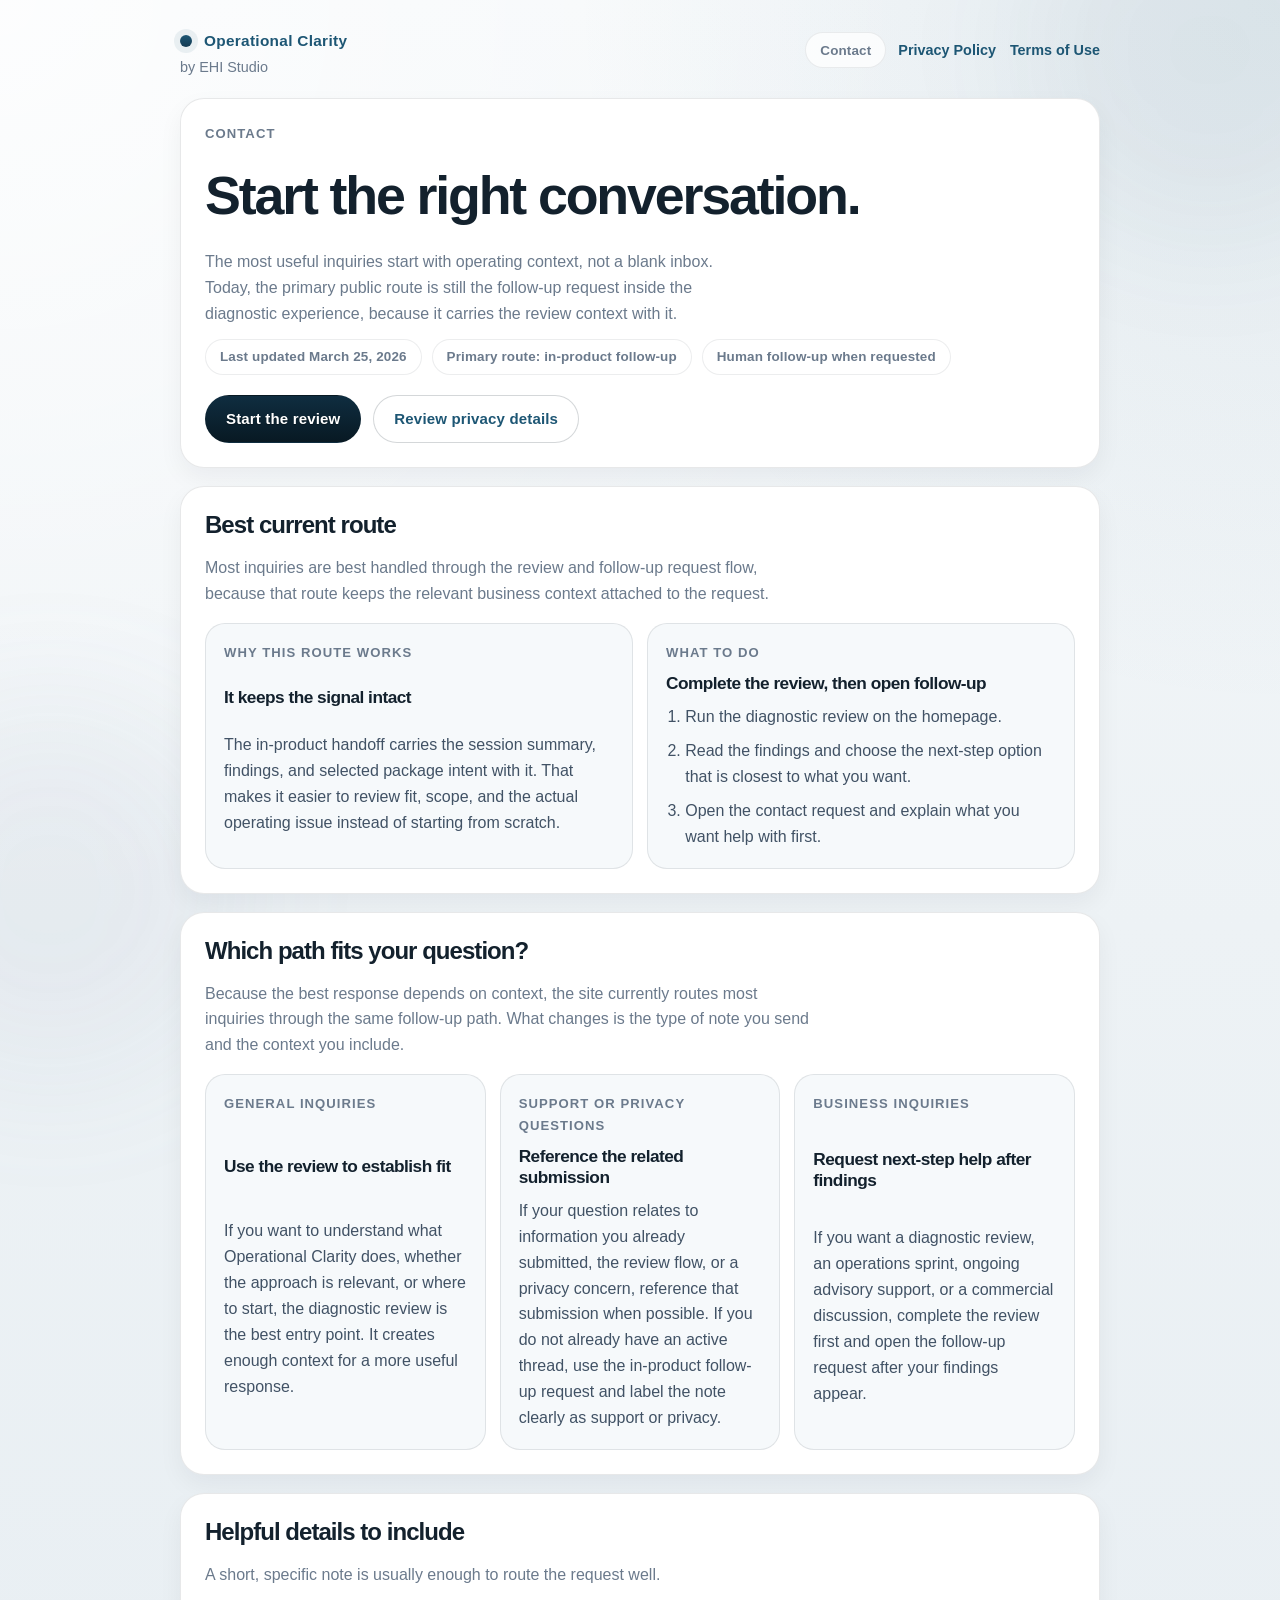
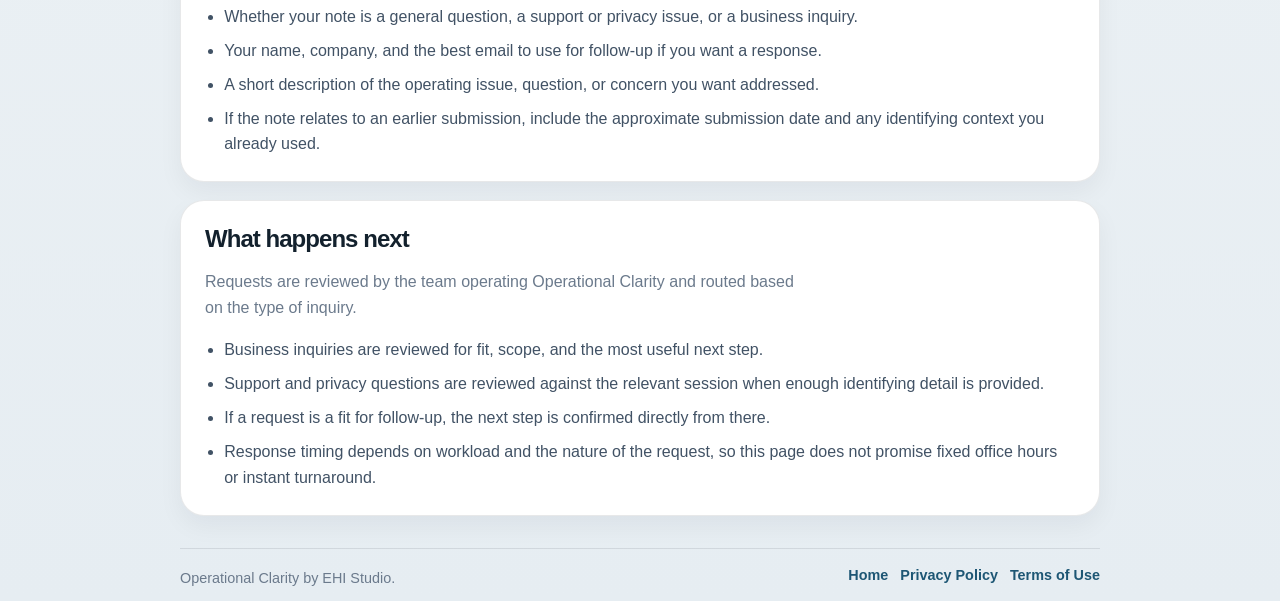
<file: contact/index.html>
<!DOCTYPE html>
<html lang="en">
<head>
  <meta charset="UTF-8" />
  <meta name="viewport" content="width=device-width, initial-scale=1.0" />
  <title>Contact | Operational Clarity</title>
  <meta name="description" content="How to contact Operational Clarity and when to use the in-product follow-up route." />
  <link rel="stylesheet" href="../site.css" />
</head>
<body class="subpage-shell">
  <main class="container">
    <header class="topbar">
      <div class="brand-block">
        <a class="brand" href="../index.html">Operational Clarity</a>
        <p class="brand-architecture">by EHI Studio</p>
      </div>
      <div class="topbar-meta">
        <span class="topbar-note">Contact</span>
        <nav class="topbar-links" aria-label="Secondary">
          <a href="../privacy-policy/">Privacy Policy</a>
          <a href="../terms-of-use/">Terms of Use</a>
        </nav>
      </div>
    </header>

    <section class="stack">
      <div class="card subpage-hero">
        <p class="kicker">Contact</p>
        <h1>Start the right conversation.</h1>
        <p class="hero-copy">The most useful inquiries start with operating context, not a blank inbox. Today, the primary public route is still the follow-up request inside the diagnostic experience, because it carries the review context with it.</p>
        <div class="hero-chips" aria-label="Contact summary">
          <span class="pill">Last updated March 25, 2026</span>
          <span class="pill">Primary route: in-product follow-up</span>
          <span class="pill">Human follow-up when requested</span>
        </div>
        <div class="hero-actions">
          <a class="btn btn-primary" href="../index.html">Start the review</a>
          <a class="btn btn-secondary" href="../privacy-policy/">Review privacy details</a>
        </div>
      </div>

      <div class="card">
        <h2>Best current route</h2>
        <p class="card-intro">Most inquiries are best handled through the review and follow-up request flow, because that route keeps the relevant business context attached to the request.</p>
        <div class="subpage-grid">
          <article class="info-block">
            <p class="muted-label">Why this route works</p>
            <h3>It keeps the signal intact</h3>
            <p>The in-product handoff carries the session summary, findings, and selected package intent with it. That makes it easier to review fit, scope, and the actual operating issue instead of starting from scratch.</p>
          </article>

          <article class="info-block">
            <p class="muted-label">What to do</p>
            <h3>Complete the review, then open follow-up</h3>
            <ol>
              <li>Run the diagnostic review on the homepage.</li>
              <li>Read the findings and choose the next-step option that is closest to what you want.</li>
              <li>Open the contact request and explain what you want help with first.</li>
            </ol>
          </article>
        </div>
      </div>

      <div class="card">
        <h2>Which path fits your question?</h2>
        <p class="card-intro">Because the best response depends on context, the site currently routes most inquiries through the same follow-up path. What changes is the type of note you send and the context you include.</p>
        <div class="subpage-grid columns-3">
          <article class="info-block">
            <p class="muted-label">General inquiries</p>
            <h3>Use the review to establish fit</h3>
            <p>If you want to understand what Operational Clarity does, whether the approach is relevant, or where to start, the diagnostic review is the best entry point. It creates enough context for a more useful response.</p>
          </article>

          <article class="info-block">
            <p class="muted-label">Support or privacy questions</p>
            <h3>Reference the related submission</h3>
            <p>If your question relates to information you already submitted, the review flow, or a privacy concern, reference that submission when possible. If you do not already have an active thread, use the in-product follow-up request and label the note clearly as support or privacy.</p>
          </article>

          <article class="info-block">
            <p class="muted-label">Business inquiries</p>
            <h3>Request next-step help after findings</h3>
            <p>If you want a diagnostic review, an operations sprint, ongoing advisory support, or a commercial discussion, complete the review first and open the follow-up request after your findings appear.</p>
          </article>
        </div>
      </div>

      <div class="card">
        <h2>Helpful details to include</h2>
        <p class="card-intro">A short, specific note is usually enough to route the request well.</p>
        <ul>
          <li>Whether your note is a general question, a support or privacy issue, or a business inquiry.</li>
          <li>Your name, company, and the best email to use for follow-up if you want a response.</li>
          <li>A short description of the operating issue, question, or concern you want addressed.</li>
          <li>If the note relates to an earlier submission, include the approximate submission date and any identifying context you already used.</li>
        </ul>
      </div>

      <div class="card">
        <h2>What happens next</h2>
        <p class="card-intro">Requests are reviewed by the team operating Operational Clarity and routed based on the type of inquiry.</p>
        <ul>
          <li>Business inquiries are reviewed for fit, scope, and the most useful next step.</li>
          <li>Support and privacy questions are reviewed against the relevant session when enough identifying detail is provided.</li>
          <li>If a request is a fit for follow-up, the next step is confirmed directly from there.</li>
          <li>Response timing depends on workload and the nature of the request, so this page does not promise fixed office hours or instant turnaround.</li>
        </ul>
      </div>
    </section>

    <footer class="footer-row">
      <div>
        <p class="small-text">Operational Clarity by EHI Studio.</p>
      </div>
      <nav class="footer-links" aria-label="Footer">
        <a href="../index.html">Home</a>
        <a href="../privacy-policy/">Privacy Policy</a>
        <a href="../terms-of-use/">Terms of Use</a>
      </nav>
    </footer>
  </main>
</body>
</html>
</file>
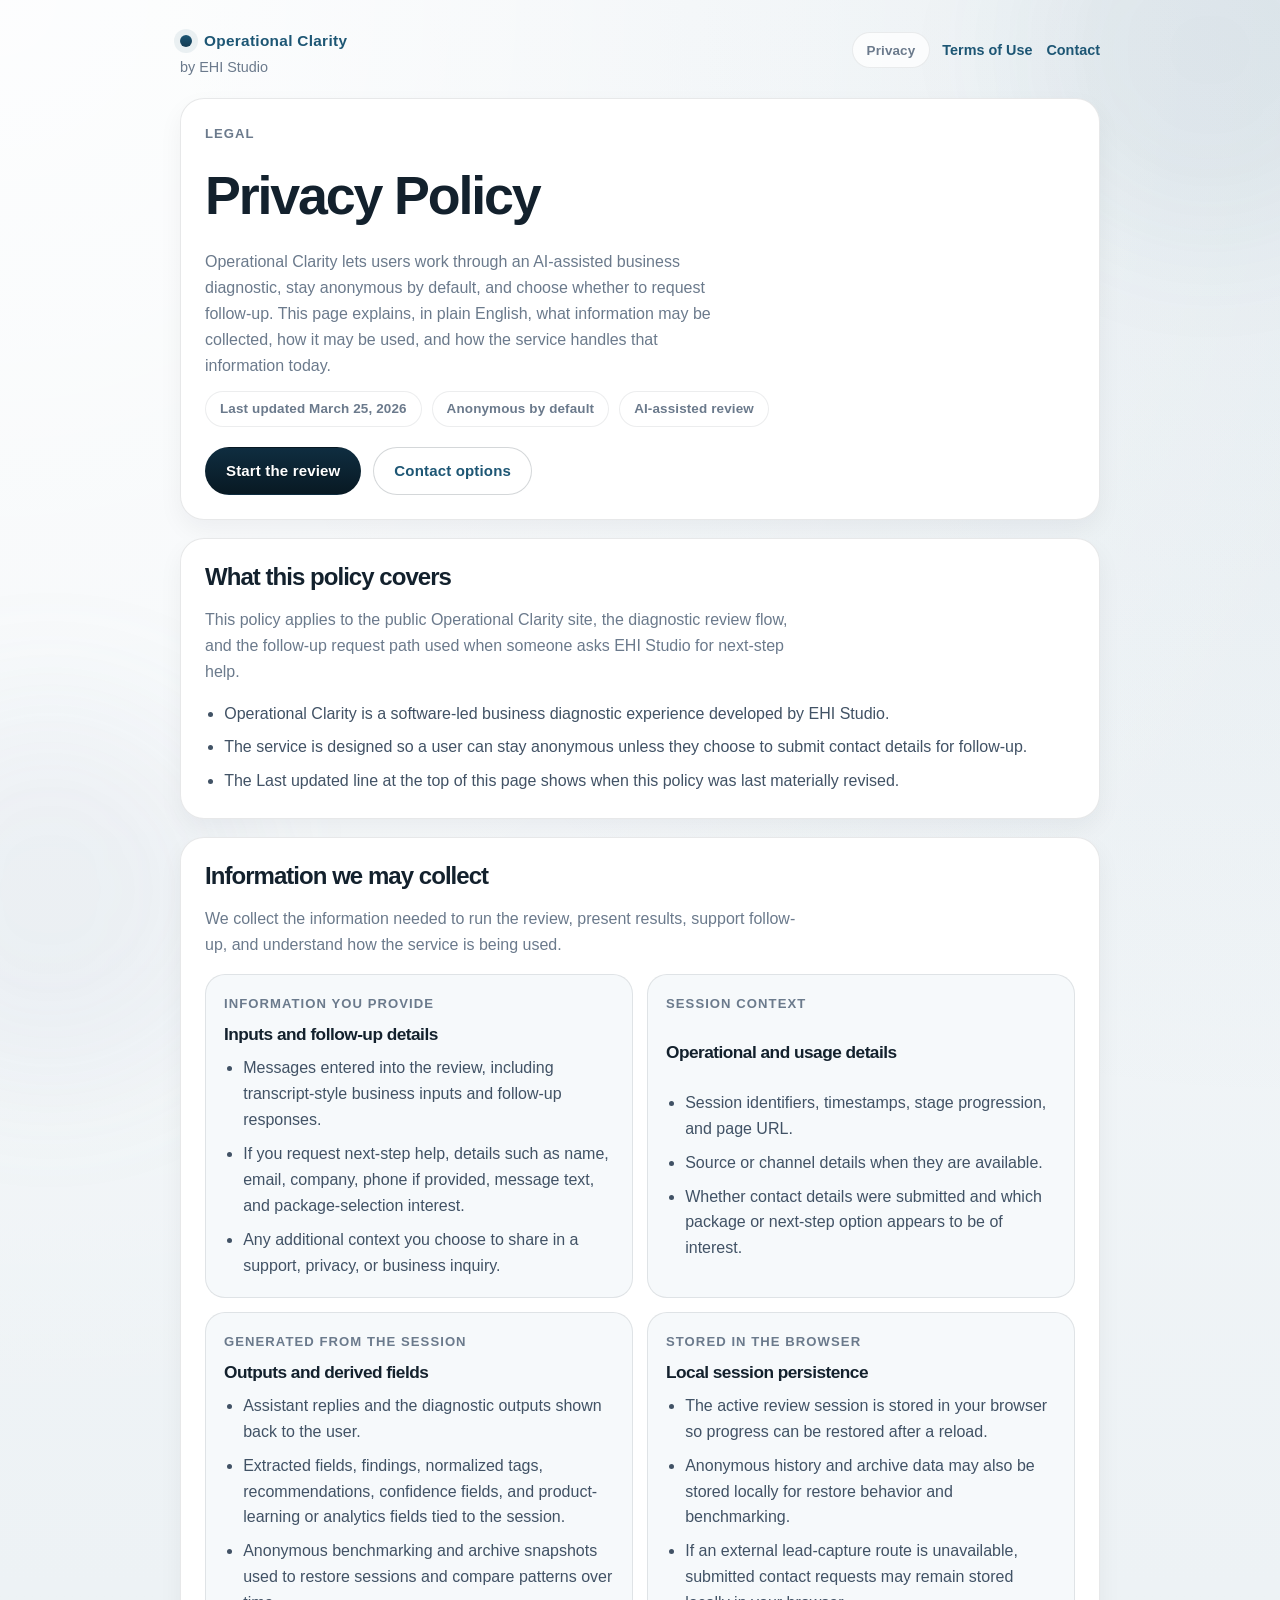
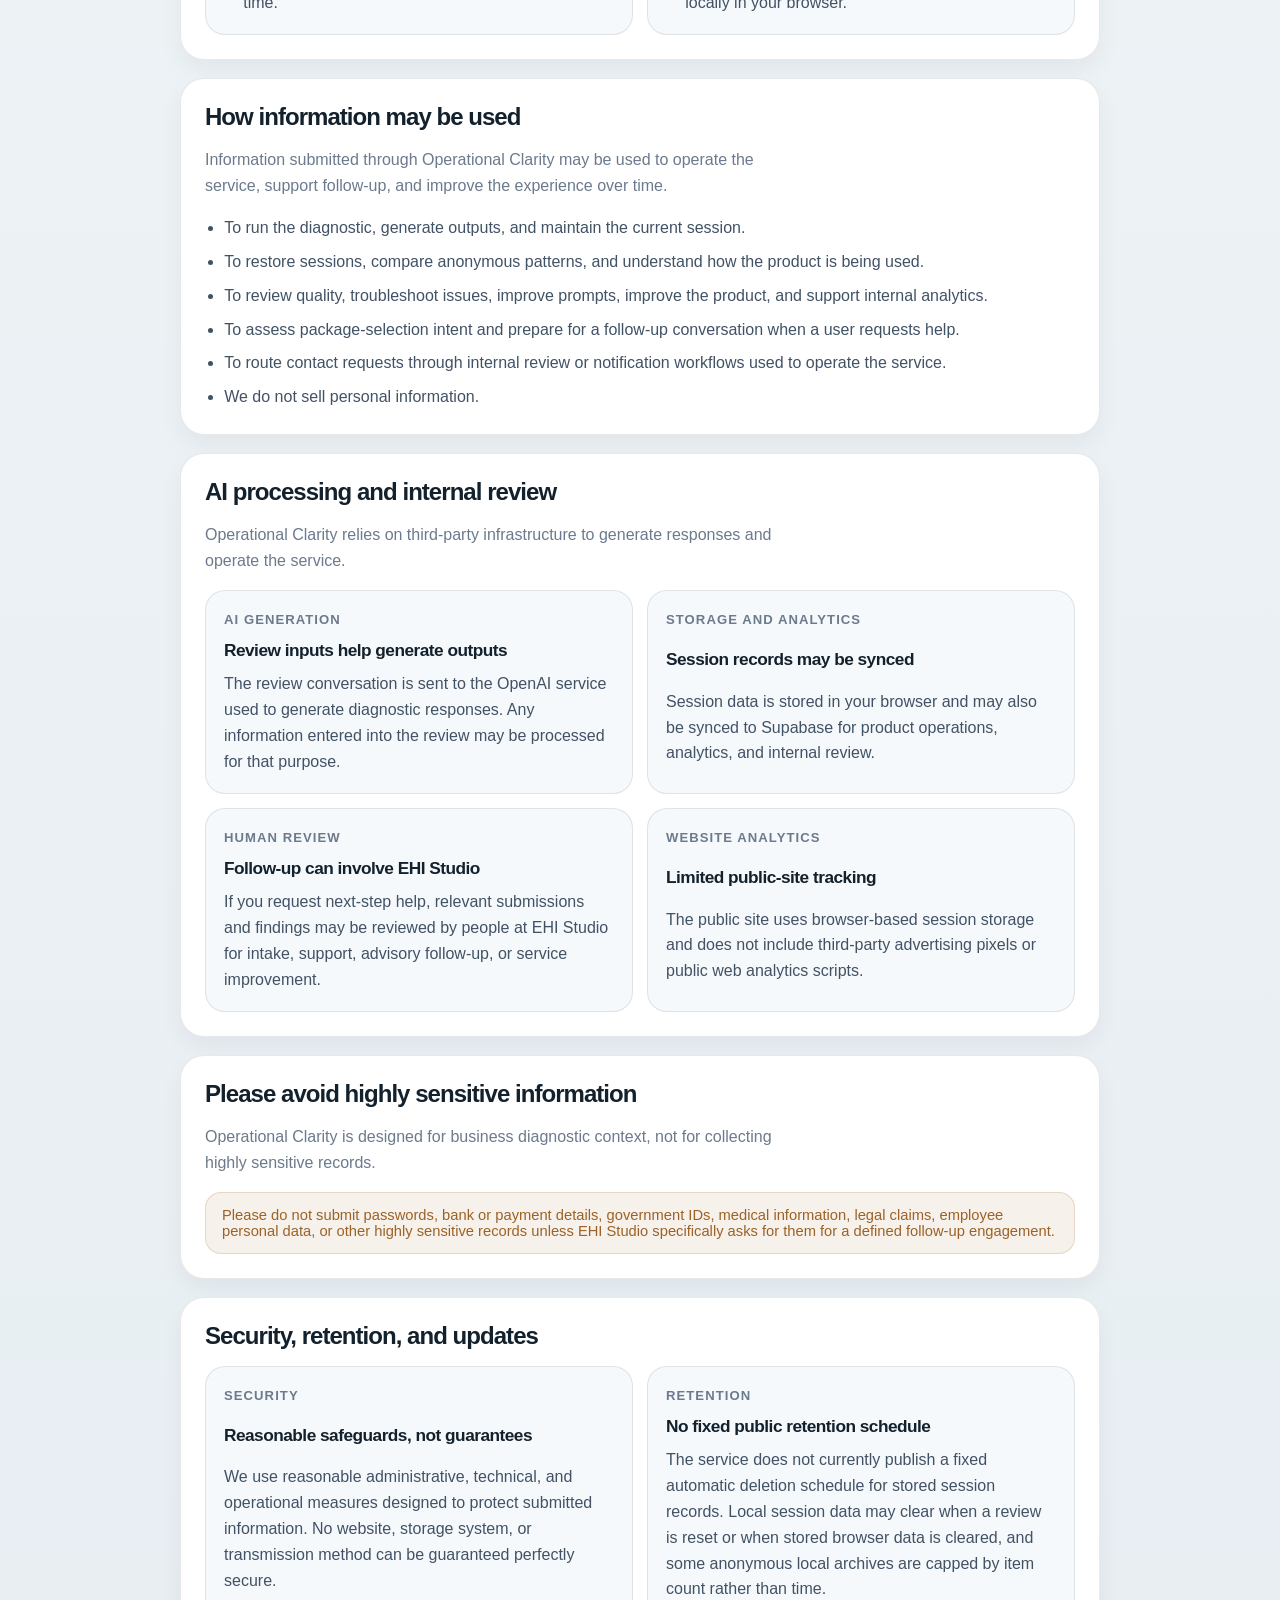
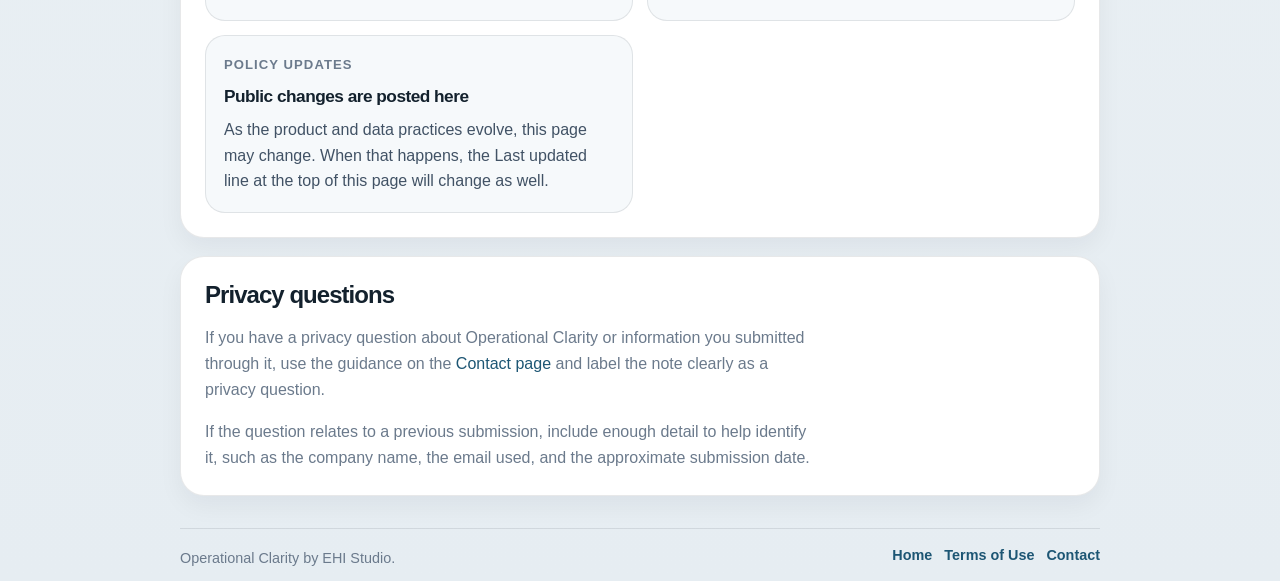
<file: privacy-policy/index.html>
<!DOCTYPE html>
<html lang="en">
<head>
  <meta charset="UTF-8" />
  <meta name="viewport" content="width=device-width, initial-scale=1.0" />
  <title>Privacy Policy | Operational Clarity</title>
  <meta name="description" content="Privacy Policy for Operational Clarity by EHI Studio." />
  <link rel="stylesheet" href="../site.css" />
</head>
<body class="subpage-shell">
  <main class="container">
    <header class="topbar">
      <div class="brand-block">
        <a class="brand" href="../index.html">Operational Clarity</a>
        <p class="brand-architecture">by EHI Studio</p>
      </div>
      <div class="topbar-meta">
        <span class="topbar-note">Privacy</span>
        <nav class="topbar-links" aria-label="Secondary">
          <a href="../terms-of-use/">Terms of Use</a>
          <a href="../contact/">Contact</a>
        </nav>
      </div>
    </header>

    <section class="stack">
      <div class="card subpage-hero">
        <p class="kicker">Legal</p>
        <h1>Privacy Policy</h1>
        <p class="hero-copy">Operational Clarity lets users work through an AI-assisted business diagnostic, stay anonymous by default, and choose whether to request follow-up. This page explains, in plain English, what information may be collected, how it may be used, and how the service handles that information today.</p>
        <div class="hero-chips" aria-label="Policy summary">
          <span class="pill">Last updated March 25, 2026</span>
          <span class="pill">Anonymous by default</span>
          <span class="pill">AI-assisted review</span>
        </div>
        <div class="hero-actions">
          <a class="btn btn-primary" href="../index.html">Start the review</a>
          <a class="btn btn-secondary" href="../contact/">Contact options</a>
        </div>
      </div>

      <div class="card">
        <h2>What this policy covers</h2>
        <p class="card-intro">This policy applies to the public Operational Clarity site, the diagnostic review flow, and the follow-up request path used when someone asks EHI Studio for next-step help.</p>
        <ul>
          <li>Operational Clarity is a software-led business diagnostic experience developed by EHI Studio.</li>
          <li>The service is designed so a user can stay anonymous unless they choose to submit contact details for follow-up.</li>
          <li>The Last updated line at the top of this page shows when this policy was last materially revised.</li>
        </ul>
      </div>

      <div class="card">
        <h2>Information we may collect</h2>
        <p class="card-intro">We collect the information needed to run the review, present results, support follow-up, and understand how the service is being used.</p>
        <div class="subpage-grid">
          <article class="info-block">
            <p class="muted-label">Information you provide</p>
            <h3>Inputs and follow-up details</h3>
            <ul>
              <li>Messages entered into the review, including transcript-style business inputs and follow-up responses.</li>
              <li>If you request next-step help, details such as name, email, company, phone if provided, message text, and package-selection interest.</li>
              <li>Any additional context you choose to share in a support, privacy, or business inquiry.</li>
            </ul>
          </article>

          <article class="info-block">
            <p class="muted-label">Session context</p>
            <h3>Operational and usage details</h3>
            <ul>
              <li>Session identifiers, timestamps, stage progression, and page URL.</li>
              <li>Source or channel details when they are available.</li>
              <li>Whether contact details were submitted and which package or next-step option appears to be of interest.</li>
            </ul>
          </article>

          <article class="info-block">
            <p class="muted-label">Generated from the session</p>
            <h3>Outputs and derived fields</h3>
            <ul>
              <li>Assistant replies and the diagnostic outputs shown back to the user.</li>
              <li>Extracted fields, findings, normalized tags, recommendations, confidence fields, and product-learning or analytics fields tied to the session.</li>
              <li>Anonymous benchmarking and archive snapshots used to restore sessions and compare patterns over time.</li>
            </ul>
          </article>

          <article class="info-block">
            <p class="muted-label">Stored in the browser</p>
            <h3>Local session persistence</h3>
            <ul>
              <li>The active review session is stored in your browser so progress can be restored after a reload.</li>
              <li>Anonymous history and archive data may also be stored locally for restore behavior and benchmarking.</li>
              <li>If an external lead-capture route is unavailable, submitted contact requests may remain stored locally in your browser.</li>
            </ul>
          </article>
        </div>
      </div>

      <div class="card">
        <h2>How information may be used</h2>
        <p class="card-intro">Information submitted through Operational Clarity may be used to operate the service, support follow-up, and improve the experience over time.</p>
        <ul>
          <li>To run the diagnostic, generate outputs, and maintain the current session.</li>
          <li>To restore sessions, compare anonymous patterns, and understand how the product is being used.</li>
          <li>To review quality, troubleshoot issues, improve prompts, improve the product, and support internal analytics.</li>
          <li>To assess package-selection intent and prepare for a follow-up conversation when a user requests help.</li>
          <li>To route contact requests through internal review or notification workflows used to operate the service.</li>
          <li>We do not sell personal information.</li>
        </ul>
      </div>

      <div class="card">
        <h2>AI processing and internal review</h2>
        <p class="card-intro">Operational Clarity relies on third-party infrastructure to generate responses and operate the service.</p>
        <div class="subpage-grid">
          <article class="info-block">
            <p class="muted-label">AI generation</p>
            <h3>Review inputs help generate outputs</h3>
            <p>The review conversation is sent to the OpenAI service used to generate diagnostic responses. Any information entered into the review may be processed for that purpose.</p>
          </article>

          <article class="info-block">
            <p class="muted-label">Storage and analytics</p>
            <h3>Session records may be synced</h3>
            <p>Session data is stored in your browser and may also be synced to Supabase for product operations, analytics, and internal review.</p>
          </article>

          <article class="info-block">
            <p class="muted-label">Human review</p>
            <h3>Follow-up can involve EHI Studio</h3>
            <p>If you request next-step help, relevant submissions and findings may be reviewed by people at EHI Studio for intake, support, advisory follow-up, or service improvement.</p>
          </article>

          <article class="info-block">
            <p class="muted-label">Website analytics</p>
            <h3>Limited public-site tracking</h3>
            <p>The public site uses browser-based session storage and does not include third-party advertising pixels or public web analytics scripts.</p>
          </article>
        </div>
      </div>

      <div class="card">
        <h2>Please avoid highly sensitive information</h2>
        <p class="card-intro">Operational Clarity is designed for business diagnostic context, not for collecting highly sensitive records.</p>
        <div class="notice warning">
          Please do not submit passwords, bank or payment details, government IDs, medical information, legal claims, employee personal data, or other highly sensitive records unless EHI Studio specifically asks for them for a defined follow-up engagement.
        </div>
      </div>

      <div class="card">
        <h2>Security, retention, and updates</h2>
        <div class="subpage-grid">
          <article class="info-block">
            <p class="muted-label">Security</p>
            <h3>Reasonable safeguards, not guarantees</h3>
            <p>We use reasonable administrative, technical, and operational measures designed to protect submitted information. No website, storage system, or transmission method can be guaranteed perfectly secure.</p>
          </article>

          <article class="info-block">
            <p class="muted-label">Retention</p>
            <h3>No fixed public retention schedule</h3>
            <p>The service does not currently publish a fixed automatic deletion schedule for stored session records. Local session data may clear when a review is reset or when stored browser data is cleared, and some anonymous local archives are capped by item count rather than time.</p>
          </article>

          <article class="info-block">
            <p class="muted-label">Policy updates</p>
            <h3>Public changes are posted here</h3>
            <p>As the product and data practices evolve, this page may change. When that happens, the Last updated line at the top of this page will change as well.</p>
          </article>
        </div>
      </div>

      <div class="card">
        <h2>Privacy questions</h2>
        <p class="card-intro">If you have a privacy question about Operational Clarity or information you submitted through it, use the guidance on the <a href="../contact/">Contact page</a> and label the note clearly as a privacy question.</p>
        <p class="subpage-note">If the question relates to a previous submission, include enough detail to help identify it, such as the company name, the email used, and the approximate submission date.</p>
      </div>
    </section>

    <footer class="footer-row">
      <div>
        <p class="small-text">Operational Clarity by EHI Studio.</p>
      </div>
      <nav class="footer-links" aria-label="Footer">
        <a href="../index.html">Home</a>
        <a href="../terms-of-use/">Terms of Use</a>
        <a href="../contact/">Contact</a>
      </nav>
    </footer>
  </main>
</body>
</html>
</file>
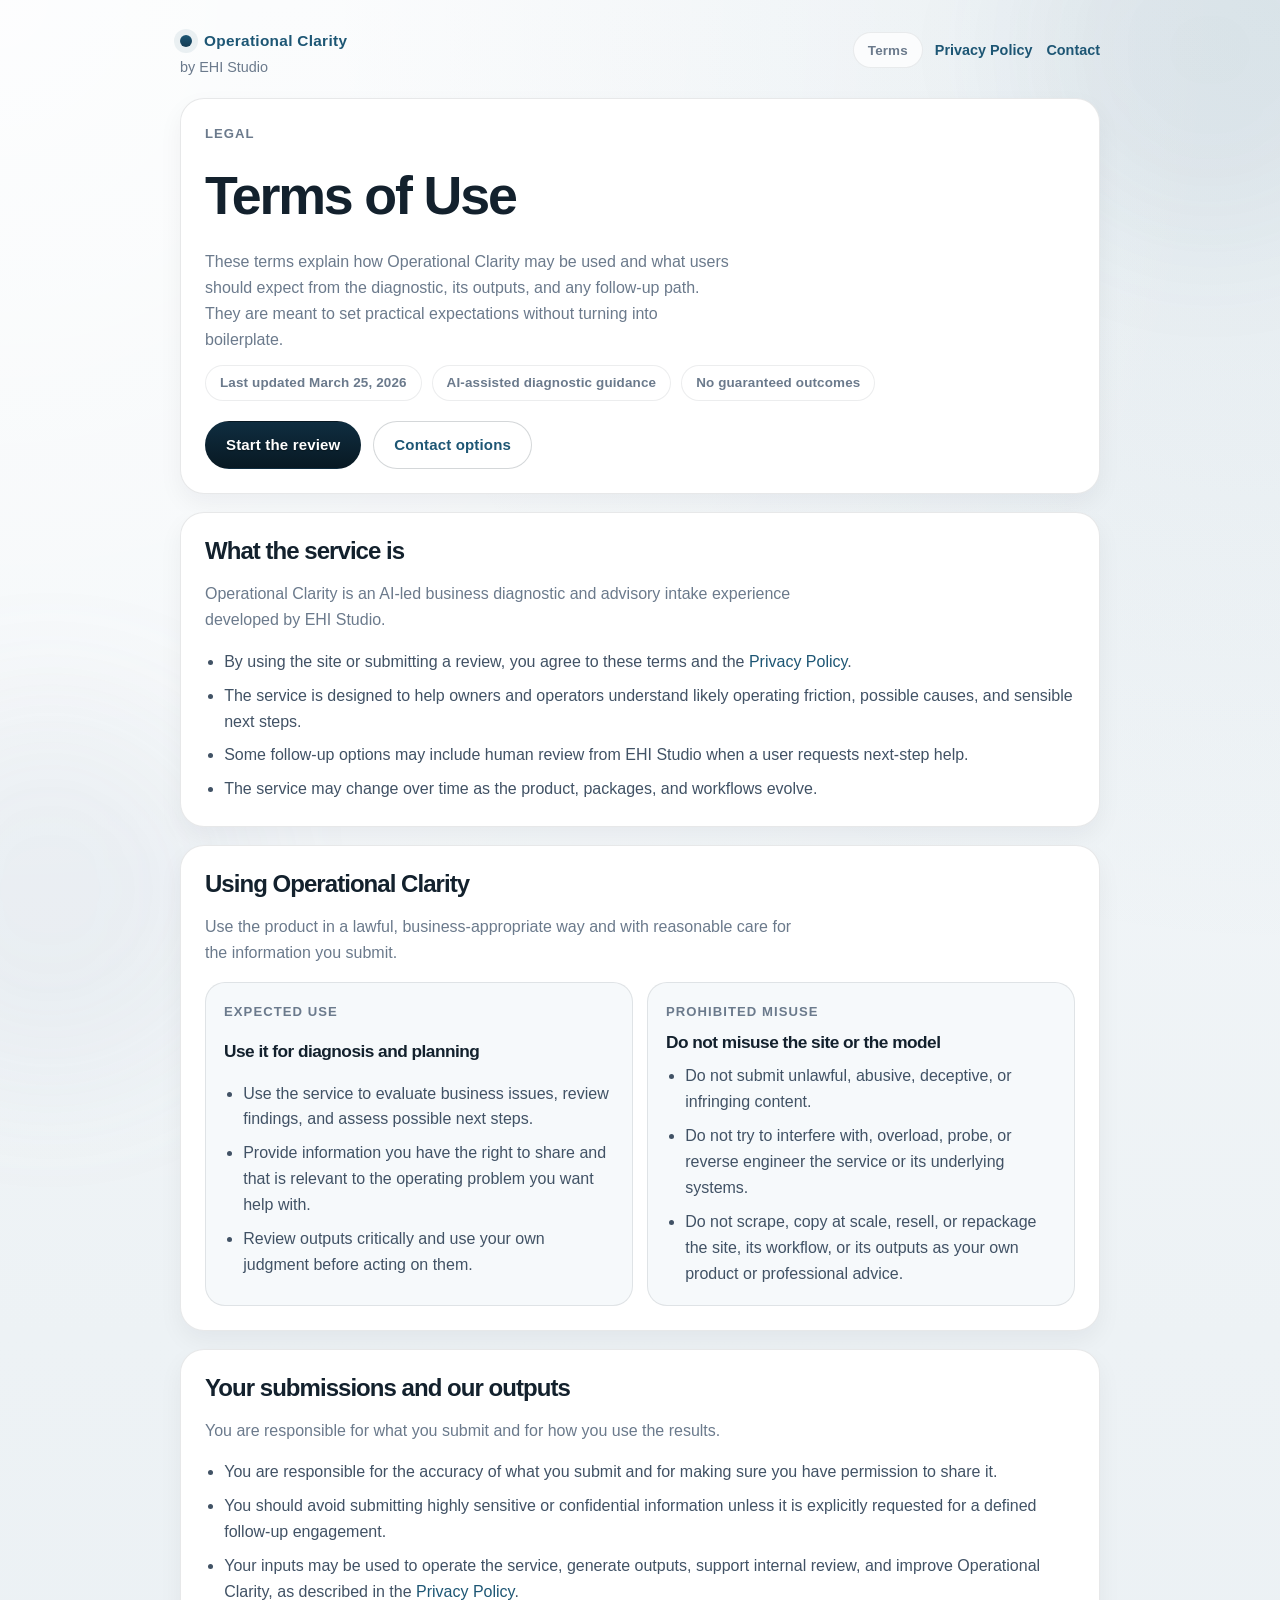
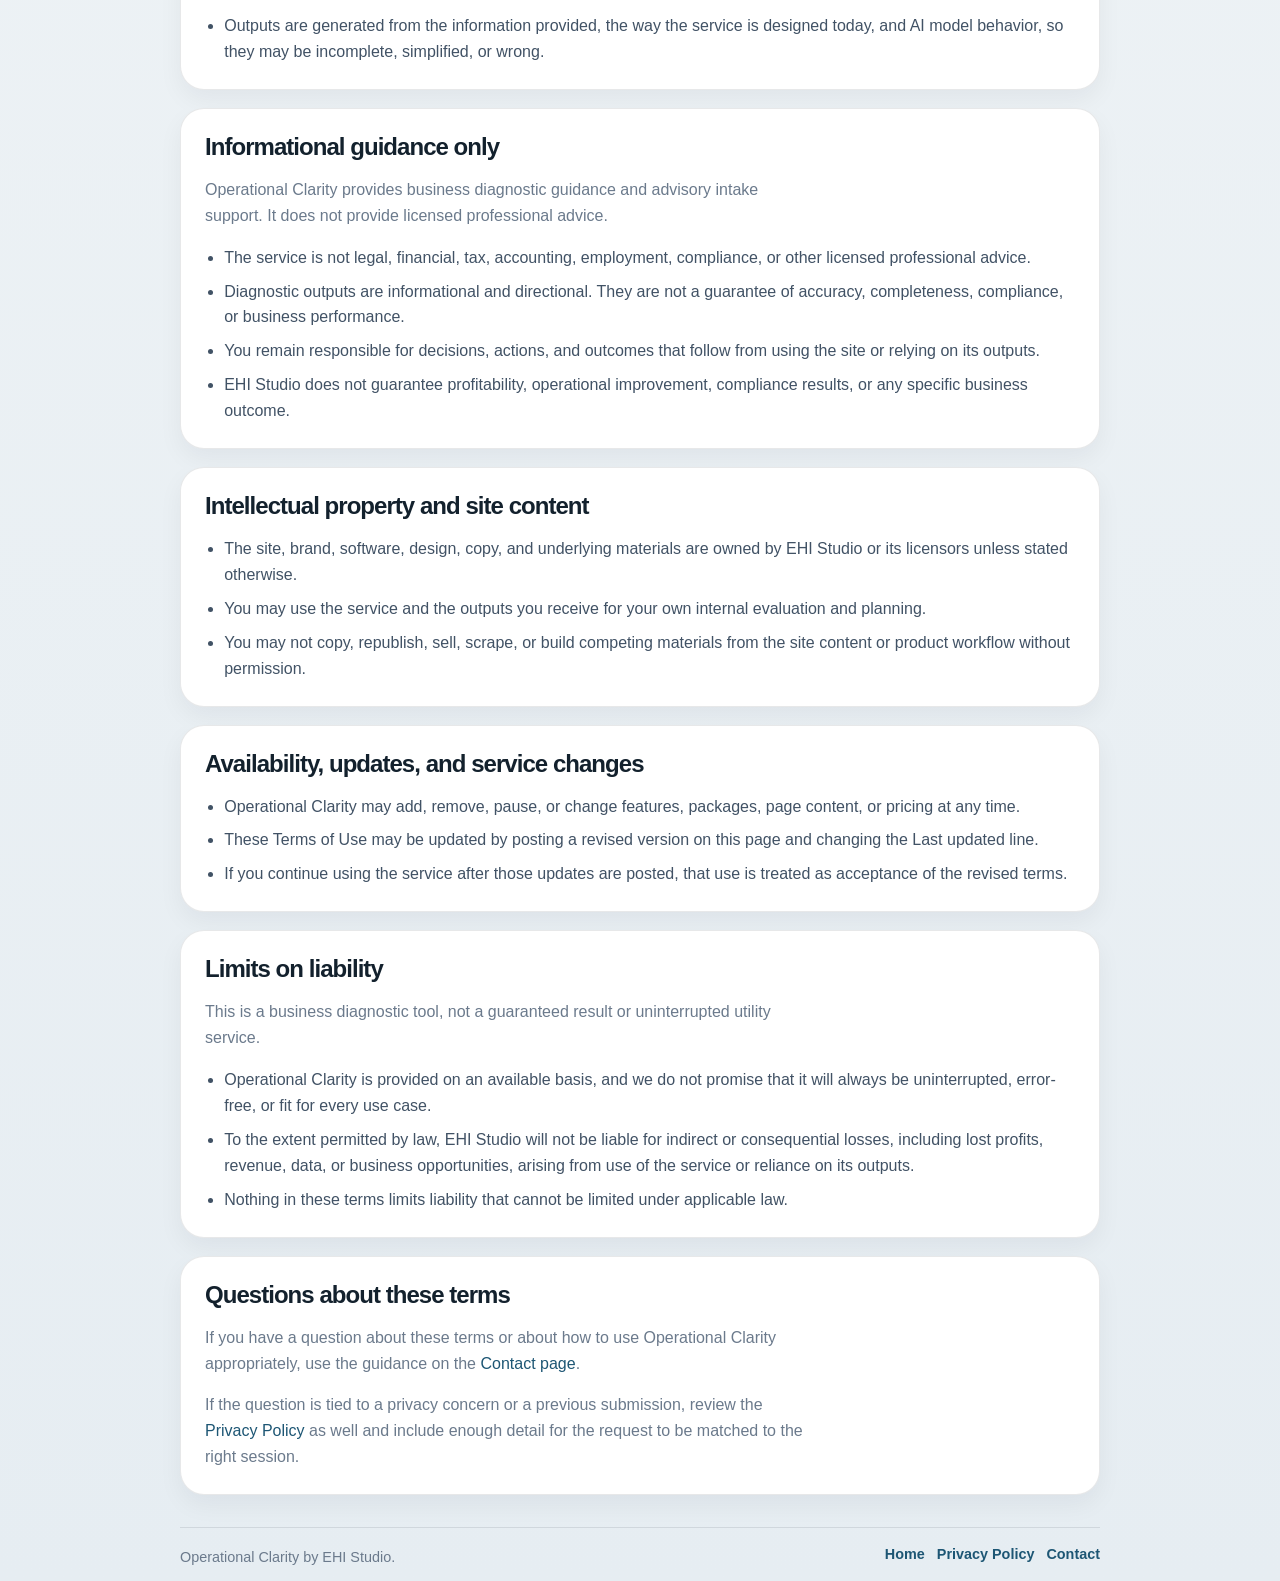
<file: terms-of-use/index.html>
<!DOCTYPE html>
<html lang="en">
<head>
  <meta charset="UTF-8" />
  <meta name="viewport" content="width=device-width, initial-scale=1.0" />
  <title>Terms of Use | Operational Clarity</title>
  <meta name="description" content="Terms of Use for Operational Clarity by EHI Studio." />
  <link rel="stylesheet" href="../site.css" />
</head>
<body class="subpage-shell">
  <main class="container">
    <header class="topbar">
      <div class="brand-block">
        <a class="brand" href="../index.html">Operational Clarity</a>
        <p class="brand-architecture">by EHI Studio</p>
      </div>
      <div class="topbar-meta">
        <span class="topbar-note">Terms</span>
        <nav class="topbar-links" aria-label="Secondary">
          <a href="../privacy-policy/">Privacy Policy</a>
          <a href="../contact/">Contact</a>
        </nav>
      </div>
    </header>

    <section class="stack">
      <div class="card subpage-hero">
        <p class="kicker">Legal</p>
        <h1>Terms of Use</h1>
        <p class="hero-copy">These terms explain how Operational Clarity may be used and what users should expect from the diagnostic, its outputs, and any follow-up path. They are meant to set practical expectations without turning into boilerplate.</p>
        <div class="hero-chips" aria-label="Terms summary">
          <span class="pill">Last updated March 25, 2026</span>
          <span class="pill">AI-assisted diagnostic guidance</span>
          <span class="pill">No guaranteed outcomes</span>
        </div>
        <div class="hero-actions">
          <a class="btn btn-primary" href="../index.html">Start the review</a>
          <a class="btn btn-secondary" href="../contact/">Contact options</a>
        </div>
      </div>

      <div class="card">
        <h2>What the service is</h2>
        <p class="card-intro">Operational Clarity is an AI-led business diagnostic and advisory intake experience developed by EHI Studio.</p>
        <ul>
          <li>By using the site or submitting a review, you agree to these terms and the <a href="../privacy-policy/">Privacy Policy</a>.</li>
          <li>The service is designed to help owners and operators understand likely operating friction, possible causes, and sensible next steps.</li>
          <li>Some follow-up options may include human review from EHI Studio when a user requests next-step help.</li>
          <li>The service may change over time as the product, packages, and workflows evolve.</li>
        </ul>
      </div>

      <div class="card">
        <h2>Using Operational Clarity</h2>
        <p class="card-intro">Use the product in a lawful, business-appropriate way and with reasonable care for the information you submit.</p>
        <div class="subpage-grid">
          <article class="info-block">
            <p class="muted-label">Expected use</p>
            <h3>Use it for diagnosis and planning</h3>
            <ul>
              <li>Use the service to evaluate business issues, review findings, and assess possible next steps.</li>
              <li>Provide information you have the right to share and that is relevant to the operating problem you want help with.</li>
              <li>Review outputs critically and use your own judgment before acting on them.</li>
            </ul>
          </article>

          <article class="info-block">
            <p class="muted-label">Prohibited misuse</p>
            <h3>Do not misuse the site or the model</h3>
            <ul>
              <li>Do not submit unlawful, abusive, deceptive, or infringing content.</li>
              <li>Do not try to interfere with, overload, probe, or reverse engineer the service or its underlying systems.</li>
              <li>Do not scrape, copy at scale, resell, or repackage the site, its workflow, or its outputs as your own product or professional advice.</li>
            </ul>
          </article>
        </div>
      </div>

      <div class="card">
        <h2>Your submissions and our outputs</h2>
        <p class="card-intro">You are responsible for what you submit and for how you use the results.</p>
        <ul>
          <li>You are responsible for the accuracy of what you submit and for making sure you have permission to share it.</li>
          <li>You should avoid submitting highly sensitive or confidential information unless it is explicitly requested for a defined follow-up engagement.</li>
          <li>Your inputs may be used to operate the service, generate outputs, support internal review, and improve Operational Clarity, as described in the <a href="../privacy-policy/">Privacy Policy</a>.</li>
          <li>Outputs are generated from the information provided, the way the service is designed today, and AI model behavior, so they may be incomplete, simplified, or wrong.</li>
        </ul>
      </div>

      <div class="card">
        <h2>Informational guidance only</h2>
        <p class="card-intro">Operational Clarity provides business diagnostic guidance and advisory intake support. It does not provide licensed professional advice.</p>
        <ul>
          <li>The service is not legal, financial, tax, accounting, employment, compliance, or other licensed professional advice.</li>
          <li>Diagnostic outputs are informational and directional. They are not a guarantee of accuracy, completeness, compliance, or business performance.</li>
          <li>You remain responsible for decisions, actions, and outcomes that follow from using the site or relying on its outputs.</li>
          <li>EHI Studio does not guarantee profitability, operational improvement, compliance results, or any specific business outcome.</li>
        </ul>
      </div>

      <div class="card">
        <h2>Intellectual property and site content</h2>
        <ul>
          <li>The site, brand, software, design, copy, and underlying materials are owned by EHI Studio or its licensors unless stated otherwise.</li>
          <li>You may use the service and the outputs you receive for your own internal evaluation and planning.</li>
          <li>You may not copy, republish, sell, scrape, or build competing materials from the site content or product workflow without permission.</li>
        </ul>
      </div>

      <div class="card">
        <h2>Availability, updates, and service changes</h2>
        <ul>
          <li>Operational Clarity may add, remove, pause, or change features, packages, page content, or pricing at any time.</li>
          <li>These Terms of Use may be updated by posting a revised version on this page and changing the Last updated line.</li>
          <li>If you continue using the service after those updates are posted, that use is treated as acceptance of the revised terms.</li>
        </ul>
      </div>

      <div class="card">
        <h2>Limits on liability</h2>
        <p class="card-intro">This is a business diagnostic tool, not a guaranteed result or uninterrupted utility service.</p>
        <ul>
          <li>Operational Clarity is provided on an available basis, and we do not promise that it will always be uninterrupted, error-free, or fit for every use case.</li>
          <li>To the extent permitted by law, EHI Studio will not be liable for indirect or consequential losses, including lost profits, revenue, data, or business opportunities, arising from use of the service or reliance on its outputs.</li>
          <li>Nothing in these terms limits liability that cannot be limited under applicable law.</li>
        </ul>
      </div>

      <div class="card">
        <h2>Questions about these terms</h2>
        <p class="card-intro">If you have a question about these terms or about how to use Operational Clarity appropriately, use the guidance on the <a href="../contact/">Contact page</a>.</p>
        <p class="subpage-note">If the question is tied to a privacy concern or a previous submission, review the <a href="../privacy-policy/">Privacy Policy</a> as well and include enough detail for the request to be matched to the right session.</p>
      </div>
    </section>

    <footer class="footer-row">
      <div>
        <p class="small-text">Operational Clarity by EHI Studio.</p>
      </div>
      <nav class="footer-links" aria-label="Footer">
        <a href="../index.html">Home</a>
        <a href="../privacy-policy/">Privacy Policy</a>
        <a href="../contact/">Contact</a>
      </nav>
    </footer>
  </main>
</body>
</html>
</file>
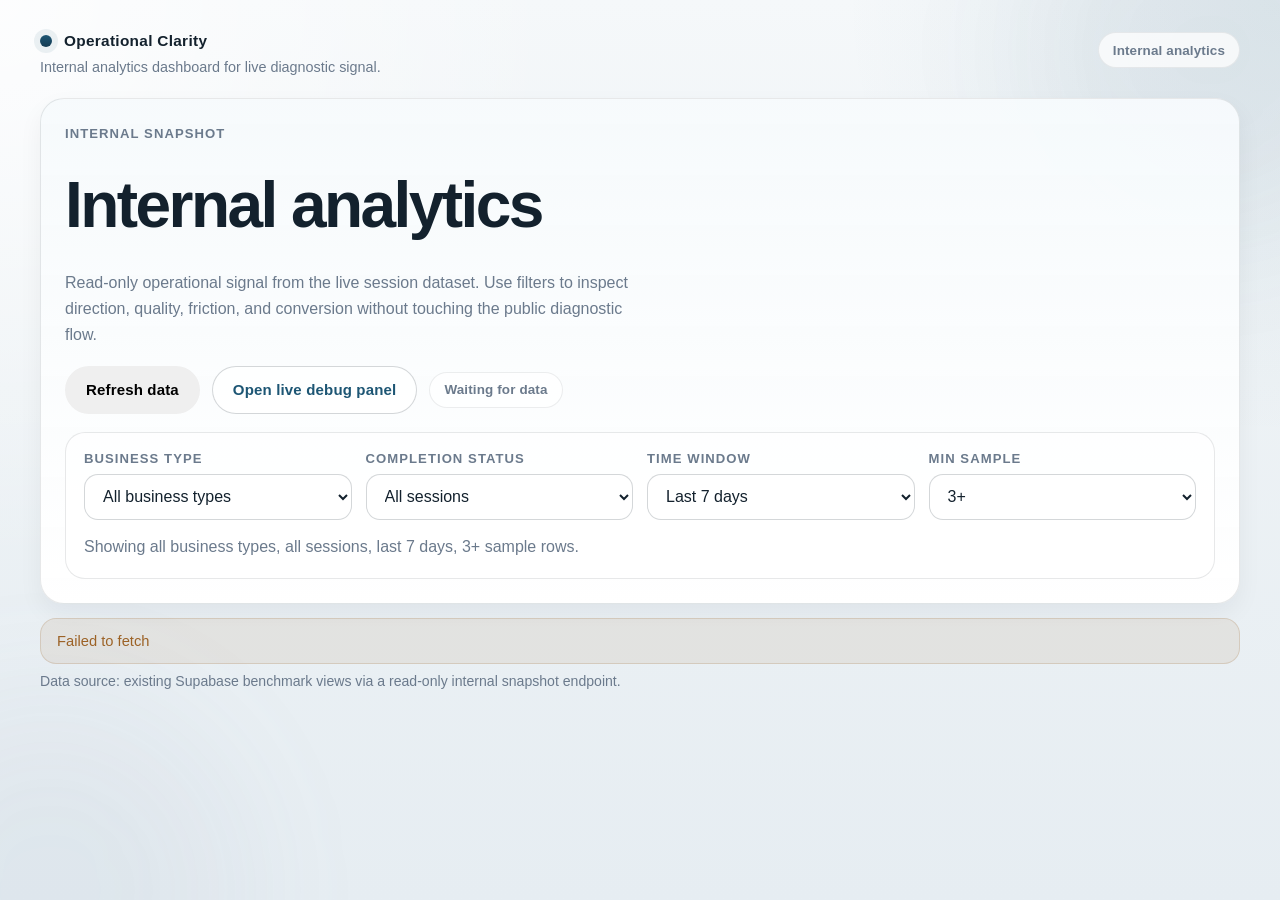
<file: internal.html>
<!DOCTYPE html>
<html lang="en">
<head>
  <meta charset="UTF-8" />
  <meta name="viewport" content="width=device-width, initial-scale=1.0" />
  <meta http-equiv="Cache-Control" content="no-store, no-cache, must-revalidate, max-age=0" />
  <meta http-equiv="Pragma" content="no-cache" />
  <meta http-equiv="Expires" content="0" />
  <title>Operational Clarity Internal Analytics</title>
  <link rel="stylesheet" href="site.css" />
</head>
<body class="internal-shell">
  <main class="container">
    <header class="topbar">
      <div class="brand-block">
        <span class="brand">Operational Clarity</span>
        <p class="brand-architecture">Internal analytics dashboard for live diagnostic signal.</p>
      </div>
      <div class="topbar-meta">
        <span class="pill">Internal analytics</span>
      </div>
    </header>

    <section class="hero">
      <p class="kicker">Internal Snapshot</p>
      <h1>Internal analytics</h1>
      <p class="hero-copy">Read-only operational signal from the live session dataset. Use filters to inspect direction, quality, friction, and conversion without touching the public diagnostic flow.</p>
      <div class="actions">
        <button id="refresh-button" type="button" class="btn">Refresh data</button>
        <a href="/index.html?internal=1" class="btn btn-secondary">Open live debug panel</a>
        <span id="last-updated" class="pill">Waiting for data</span>
      </div>
      <div class="filter-card">
        <div class="filter-grid">
          <label class="filter-field">
            <span class="filter-label">Business type</span>
            <select id="business-type-filter" class="filter-select">
              <option value="all">All business types</option>
            </select>
          </label>
          <label class="filter-field">
            <span class="filter-label">Completion status</span>
            <select id="completion-status-filter" class="filter-select">
              <option value="all">All sessions</option>
              <option value="reached_findings">Reached findings</option>
              <option value="contact_submitted">Contact submitted</option>
            </select>
          </label>
          <label class="filter-field">
            <span class="filter-label">Time window</span>
            <select id="time-window-filter" class="filter-select">
              <option value="7d">Last 7 days</option>
              <option value="30d">Last 30 days</option>
              <option value="all">All time</option>
            </select>
          </label>
          <label class="filter-field">
            <span class="filter-label">Min sample</span>
            <select id="min-sessions-filter" class="filter-select">
              <option value="1">1+</option>
              <option value="3" selected>3+</option>
              <option value="5">5+</option>
            </select>
          </label>
        </div>
        <p id="filter-summary" class="filter-summary">Showing all business types, all sessions, last 7 days, 3+ sample rows.</p>
      </div>
    </section>

    <div id="analytics-error" class="notice warning is-hidden"></div>
    <div id="analytics-loading" class="notice">Loading live analytics...</div>

    <section id="analytics-shell" class="shell is-hidden">
      <div class="metric-grid">
        <div class="metric-card">
          <div class="metric-label">Sessions</div>
          <div id="metric-sessions" class="metric-value">0</div>
        </div>
        <div class="metric-card">
          <div class="metric-label">Reached findings</div>
          <div id="metric-findings" class="metric-value">0</div>
        </div>
        <div class="metric-card">
          <div class="metric-label">Contact submitted</div>
          <div id="metric-contact" class="metric-value">0</div>
        </div>
      </div>

      <section class="card span-12">
        <p class="kicker">Direction</p>
        <h2>Session trend</h2>
        <div id="session-trend-bars" class="trend-bars"></div>
        <div id="session-trend-range" class="trend-range"></div>
      </section>

      <section class="card span-12">
        <p class="kicker">Cohorts</p>
        <h2>Business type and size cohorts</h2>
        <div class="table-wrap">
          <table>
            <thead>
              <tr>
                <th>Business type</th>
                <th>Size band</th>
                <th>Sessions</th>
                <th>Findings</th>
                <th>Contact</th>
                <th>Conversion</th>
              </tr>
            </thead>
            <tbody id="cohort-body"></tbody>
          </table>
        </div>
        <p id="cohort-note" class="table-note is-hidden"></p>
      </section>

      <section class="card span-12">
        <p class="kicker">Recommendations</p>
        <h2>Recommendation effectiveness by cohort</h2>
        <div class="table-wrap">
          <table>
            <thead>
              <tr>
                <th>Recommendation</th>
                <th>Business type</th>
                <th>Size band</th>
                <th>Sessions</th>
                <th>Contact</th>
                <th>Conversion</th>
              </tr>
            </thead>
            <tbody id="recommendation-effectiveness-body"></tbody>
          </table>
        </div>
        <p id="recommendation-effectiveness-note" class="table-note is-hidden"></p>
      </section>

      <section class="card span-12">
        <p class="kicker">Quality</p>
        <h2>Scorecard quality</h2>
        <div class="metric-grid">
          <div class="metric-card">
            <div class="metric-label">Avg confidence</div>
            <div id="quality-avg-confidence" class="metric-value">0%</div>
          </div>
          <div class="metric-card">
            <div class="metric-label">Low-confidence rate</div>
            <div id="quality-low-confidence-rate" class="metric-value">0%</div>
          </div>
        </div>
        <div class="metric-grid" style="margin-top: 14px;">
          <div class="metric-card">
            <div class="metric-label">Missing business type</div>
            <div id="missing-business-type" class="metric-value">0</div>
          </div>
          <div class="metric-card">
            <div class="metric-label">Missing recommendations</div>
            <div id="missing-recommendations" class="metric-value">0</div>
          </div>
          <div class="metric-card">
            <div class="metric-label">Missing causes</div>
            <div id="missing-causes" class="metric-value">0</div>
          </div>
        </div>
        <div class="metric-grid" style="margin-top: 14px;">
          <div class="metric-card">
            <div class="metric-label">Missing symptoms</div>
            <div id="missing-symptoms" class="metric-value">0</div>
          </div>
        </div>
        <div class="table-wrap" style="margin-top: 16px;">
          <table>
            <thead>
              <tr>
                <th>Business type</th>
                <th>Sessions</th>
                <th>Avg confidence</th>
                <th>Low-confidence</th>
              </tr>
            </thead>
            <tbody id="confidence-by-business-type-body"></tbody>
          </table>
        </div>
        <p id="confidence-by-business-type-note" class="table-note is-hidden"></p>
      </section>

      <section class="card span-12">
        <p class="kicker">Flow</p>
        <h2>Stage drop-off quality</h2>
        <div class="table-wrap">
          <table>
            <thead>
              <tr>
                <th>Stage</th>
                <th>Sessions</th>
                <th>% of sessions</th>
                <th>Avg confidence</th>
                <th>Low-confidence</th>
              </tr>
            </thead>
            <tbody id="stage-dropoff-summary-body"></tbody>
          </table>
        </div>
        <div class="table-wrap" style="margin-top: 16px;">
          <table>
            <thead>
              <tr>
                <th>Business type</th>
                <th>Stage</th>
                <th>Sessions</th>
                <th>% within type</th>
                <th>Avg confidence</th>
                <th>Low-confidence</th>
              </tr>
            </thead>
            <tbody id="stage-dropoff-by-business-type-body"></tbody>
          </table>
        </div>
        <p id="stage-dropoff-by-business-type-note" class="table-note is-hidden"></p>
      </section>

      <section class="card span-12">
        <p class="kicker">Questions</p>
        <h2>Question friction</h2>
        <div class="table-wrap">
          <table>
            <thead>
              <tr>
                <th>Question</th>
                <th>Seen</th>
                <th>Drop-off</th>
                <th>Avg confidence</th>
                <th>Missing symptoms</th>
                <th>Missing causes</th>
                <th>Missing recommendations</th>
              </tr>
            </thead>
            <tbody id="question-friction-summary-body"></tbody>
          </table>
        </div>
        <p id="question-friction-summary-note" class="table-note is-hidden"></p>

        <div class="table-wrap" style="margin-top: 16px;">
          <table>
            <thead>
              <tr>
                <th>Question</th>
                <th>Business type</th>
                <th>Seen</th>
                <th>Drop-off</th>
                <th>Avg confidence</th>
              </tr>
            </thead>
            <tbody id="question-friction-by-business-type-body"></tbody>
          </table>
        </div>
        <p id="question-friction-by-business-type-note" class="table-note is-hidden"></p>
      </section>

      <div class="grid">
        <section class="card span-8">
          <p class="kicker">Distribution</p>
          <h2>Business type distribution</h2>
          <div class="table-wrap">
            <table>
              <thead>
                <tr>
                  <th>Business type</th>
                  <th>Sessions</th>
                  <th>Completed</th>
                  <th>Completion</th>
                </tr>
              </thead>
              <tbody id="business-type-body"></tbody>
            </table>
          </div>
        </section>

        <section class="card span-4">
          <p class="kicker">Learning</p>
          <h2>Product learning summary</h2>
          <div id="product-learning-list" class="list"></div>
        </section>

        <section class="card span-4">
          <p class="kicker">Frequency</p>
          <h2>Top symptoms</h2>
          <div id="symptom-list" class="list"></div>
        </section>

        <section class="card span-4">
          <p class="kicker">Frequency</p>
          <h2>Top causes</h2>
          <div id="cause-list" class="list"></div>
        </section>

        <section class="card span-4">
          <p class="kicker">Frequency</p>
          <h2>Top recommendations</h2>
          <div id="recommendation-list" class="list"></div>
        </section>
      </div>
    </section>

    <p class="footer-note">Data source: existing Supabase benchmark views via a read-only internal snapshot endpoint.</p>
  </main>

  <script>
const ANALYTICS_URL = "https://lqzvkezgxfknfjnjoqur.supabase.co/functions/v1/internal-analytics-snapshot";
const FILTER_DEFAULTS = {
  businessType: "all",
  completionStatus: "all",
  timeWindow: "7d",
  minSessions: "3"
};

const el = {
  loading: document.getElementById("analytics-loading"),
  error: document.getElementById("analytics-error"),
  shell: document.getElementById("analytics-shell"),
  lastUpdated: document.getElementById("last-updated"),
  refreshButton: document.getElementById("refresh-button"),
  sessions: document.getElementById("metric-sessions"),
  findings: document.getElementById("metric-findings"),
  contact: document.getElementById("metric-contact"),
  sessionTrendBars: document.getElementById("session-trend-bars"),
  sessionTrendRange: document.getElementById("session-trend-range"),
  cohortBody: document.getElementById("cohort-body"),
  cohortNote: document.getElementById("cohort-note"),
  recommendationEffectivenessBody: document.getElementById("recommendation-effectiveness-body"),
  recommendationEffectivenessNote: document.getElementById("recommendation-effectiveness-note"),
  qualityAvgConfidence: document.getElementById("quality-avg-confidence"),
  qualityLowConfidenceRate: document.getElementById("quality-low-confidence-rate"),
  missingBusinessType: document.getElementById("missing-business-type"),
  missingRecommendations: document.getElementById("missing-recommendations"),
  missingCauses: document.getElementById("missing-causes"),
  missingSymptoms: document.getElementById("missing-symptoms"),
  confidenceByBusinessTypeBody: document.getElementById("confidence-by-business-type-body"),
  confidenceByBusinessTypeNote: document.getElementById("confidence-by-business-type-note"),
  stageDropoffSummaryBody: document.getElementById("stage-dropoff-summary-body"),
  stageDropoffByBusinessTypeBody: document.getElementById("stage-dropoff-by-business-type-body"),
  stageDropoffByBusinessTypeNote: document.getElementById("stage-dropoff-by-business-type-note"),
  questionFrictionSummaryBody: document.getElementById("question-friction-summary-body"),
  questionFrictionSummaryNote: document.getElementById("question-friction-summary-note"),
  questionFrictionByBusinessTypeBody: document.getElementById("question-friction-by-business-type-body"),
  questionFrictionByBusinessTypeNote: document.getElementById("question-friction-by-business-type-note"),
  businessTypeFilter: document.getElementById("business-type-filter"),
  completionStatusFilter: document.getElementById("completion-status-filter"),
  timeWindowFilter: document.getElementById("time-window-filter"),
  minSessionsFilter: document.getElementById("min-sessions-filter"),
  filterSummary: document.getElementById("filter-summary"),
  businessTypeBody: document.getElementById("business-type-body"),
  symptomList: document.getElementById("symptom-list"),
  causeList: document.getElementById("cause-list"),
  recommendationList: document.getElementById("recommendation-list"),
  productLearningList: document.getElementById("product-learning-list")
};

const analyticsState = {
  filters: readFiltersFromLocation()
};

function prettyLabel(value) {
  return String(value || "other")
    .replace(/_/g, " ")
    .replace(/\b\w/g, (letter) => letter.toUpperCase());
}

function formatNumber(value) {
  return Number(value || 0).toLocaleString();
}

function formatPercent(value) {
  const numeric = Number(value);
  if (!Number.isFinite(numeric)) return "0%";
  return `${numeric.toFixed(0)}%`;
}

function formatConfidence(value) {
  const numeric = Number(value);
  if (!Number.isFinite(numeric)) return "--";
  return `${Math.round(numeric * 100)}%`;
}

function showError(message) {
  el.error.textContent = message;
  el.error.classList.remove("is-hidden");
}

function clearError() {
  el.error.textContent = "";
  el.error.classList.add("is-hidden");
}

function readFiltersFromLocation() {
  try {
    const currentUrl = new URL(window.location.href);
    const businessType = currentUrl.searchParams.get("business_type") || FILTER_DEFAULTS.businessType;
    const completionStatus = currentUrl.searchParams.get("completion_status") || FILTER_DEFAULTS.completionStatus;
    const timeWindow = currentUrl.searchParams.get("time_window") || FILTER_DEFAULTS.timeWindow;
    const minSessions = currentUrl.searchParams.get("min_sessions") || FILTER_DEFAULTS.minSessions;

    return {
      businessType: businessType || FILTER_DEFAULTS.businessType,
      completionStatus: ["all", "reached_findings", "contact_submitted"].includes(completionStatus)
        ? completionStatus
        : FILTER_DEFAULTS.completionStatus,
      timeWindow: ["7d", "30d", "all"].includes(timeWindow)
        ? timeWindow
        : FILTER_DEFAULTS.timeWindow,
      minSessions: ["1", "3", "5"].includes(minSessions)
        ? minSessions
        : FILTER_DEFAULTS.minSessions
    };
  } catch (error) {
    return { ...FILTER_DEFAULTS };
  }
}

function syncFilterControls() {
  if (el.businessTypeFilter) el.businessTypeFilter.value = analyticsState.filters.businessType;
  if (el.completionStatusFilter) el.completionStatusFilter.value = analyticsState.filters.completionStatus;
  if (el.timeWindowFilter) el.timeWindowFilter.value = analyticsState.filters.timeWindow;
  if (el.minSessionsFilter) el.minSessionsFilter.value = analyticsState.filters.minSessions;
}

function updateBusinessTypeOptions(options) {
  if (!el.businessTypeFilter) return;

  const currentValue = analyticsState.filters.businessType;
  const slugs = Array.isArray(options)
    ? Array.from(new Set(options.map((value) => String(value || "").trim()).filter(Boolean)))
    : [];

  el.businessTypeFilter.innerHTML = '<option value="all">All business types</option>';

  slugs.forEach((slug) => {
    const option = document.createElement("option");
    option.value = slug;
    option.textContent = prettyLabel(slug);
    el.businessTypeFilter.appendChild(option);
  });

  analyticsState.filters.businessType = slugs.includes(currentValue) || currentValue === "all"
    ? currentValue
    : "all";

  el.businessTypeFilter.value = analyticsState.filters.businessType;
}

function describeCompletionFilter(value) {
  if (value === "reached_findings") return "reached findings";
  if (value === "contact_submitted") return "contact submitted";
  return "all sessions";
}

function describeTimeWindow(value) {
  if (value === "7d") return "last 7 days";
  if (value === "30d") return "last 30 days";
  return "all time";
}

function renderFilterSummary() {
  if (!el.filterSummary) return;
  const businessType = analyticsState.filters.businessType === "all"
    ? "all business types"
    : prettyLabel(analyticsState.filters.businessType);

  el.filterSummary.textContent = `Showing ${businessType}, ${describeCompletionFilter(analyticsState.filters.completionStatus)}, ${describeTimeWindow(analyticsState.filters.timeWindow)}, ${analyticsState.filters.minSessions}+ sample rows.`;
}

function syncPageUrl() {
  try {
    const currentUrl = new URL(window.location.href);
    if (analyticsState.filters.businessType !== "all") {
      currentUrl.searchParams.set("business_type", analyticsState.filters.businessType);
    } else {
      currentUrl.searchParams.delete("business_type");
    }

    if (analyticsState.filters.completionStatus !== FILTER_DEFAULTS.completionStatus) {
      currentUrl.searchParams.set("completion_status", analyticsState.filters.completionStatus);
    } else {
      currentUrl.searchParams.delete("completion_status");
    }

    if (analyticsState.filters.timeWindow !== FILTER_DEFAULTS.timeWindow) {
      currentUrl.searchParams.set("time_window", analyticsState.filters.timeWindow);
    } else {
      currentUrl.searchParams.delete("time_window");
    }

    if (analyticsState.filters.minSessions !== FILTER_DEFAULTS.minSessions) {
      currentUrl.searchParams.set("min_sessions", analyticsState.filters.minSessions);
    } else {
      currentUrl.searchParams.delete("min_sessions");
    }

    window.history?.replaceState?.({}, "", currentUrl.toString());
  } catch (error) {
    // Ignore URL sync errors in non-browser validation harnesses.
  }
}

function buildAnalyticsUrl() {
  const url = new URL(ANALYTICS_URL);

  if (analyticsState.filters.businessType !== "all") {
    url.searchParams.set("business_type", analyticsState.filters.businessType);
  }

  if (analyticsState.filters.completionStatus !== "all") {
    url.searchParams.set("completion_status", analyticsState.filters.completionStatus);
  }

  if (analyticsState.filters.timeWindow !== "all") {
    url.searchParams.set("time_window", analyticsState.filters.timeWindow);
  }

  url.searchParams.set("min_sessions", analyticsState.filters.minSessions || FILTER_DEFAULTS.minSessions);

  return url.toString();
}

function renderFrequencyList(node, rows, key) {
  node.innerHTML = "";

  if (!Array.isArray(rows) || rows.length === 0) {
    node.innerHTML = `<p class="muted">No rows for this filter.</p>`;
    return;
  }

  rows.forEach((row) => {
    const slug = row[key];
    const count = row.session_count;
    const item = document.createElement("div");
    item.className = "list-row";
    item.innerHTML = `
      <span class="slug">${slug}</span>
      <span class="value">${formatNumber(count)}</span>
    `;
    node.appendChild(item);
  });
}

function renderProductLearning(rows) {
  el.productLearningList.innerHTML = "";

  if (!Array.isArray(rows) || rows.length === 0) {
    el.productLearningList.innerHTML = `<p class="muted">No rows for this filter.</p>`;
    return;
  }

  rows
    .slice()
    .sort((a, b) => Number(b.session_count || 0) - Number(a.session_count || 0))
    .slice(0, 8)
    .forEach((row) => {
      const title = [
        row.completion_status || "unknown",
        row.last_completed_step || row.drop_off_step || "n/a"
      ].filter(Boolean).join(" / ");

      const item = document.createElement("div");
      item.className = "list-row";
      item.innerHTML = `
        <div>
          <div class="slug">${title}</div>
          <div class="muted">avg questions: ${Number(row.avg_question_count || 0).toFixed(1)}</div>
        </div>
        <span class="value">${formatNumber(row.session_count)}</span>
      `;
      el.productLearningList.appendChild(item);
    });
}

function renderEmptyTableRow(node, colspan, message = "No rows for this filter.") {
  if (!node) return;
  const tr = document.createElement("tr");
  tr.className = "empty-row";
  tr.innerHTML = `<td colspan="${colspan}">${message}</td>`;
  node.appendChild(tr);
}

function resetThresholdNote(node) {
  if (!node) return;
  node.textContent = "";
  node.classList.add("is-hidden");
}

function showThresholdNote(node) {
  if (!node || Number(analyticsState.filters.minSessions || 1) <= 1) return;
  node.textContent = `Rows under ${analyticsState.filters.minSessions} sessions are hidden`;
  node.classList.remove("is-hidden");
}

function renderBusinessTypeTable(rows) {
  el.businessTypeBody.innerHTML = "";

  if (!Array.isArray(rows) || rows.length === 0) {
    renderEmptyTableRow(el.businessTypeBody, 4);
    return;
  }

  rows.forEach((row) => {
    const tr = document.createElement("tr");
    tr.innerHTML = `
      <td>
        <div>${prettyLabel(row.primary_business_type)}</div>
        <div class="muted">${row.primary_business_type || "other"}</div>
      </td>
      <td>${formatNumber(row.session_count)}</td>
      <td>${formatNumber(row.completed_session_count)}</td>
      <td>${formatPercent(row.completion_rate_pct)}</td>
    `;
    el.businessTypeBody.appendChild(tr);
  });
}

function formatTrendDate(value) {
  if (!value) return "";
  const parsed = new Date(`${value}T00:00:00Z`);
  return Number.isNaN(parsed.getTime())
    ? value
    : parsed.toLocaleDateString([], { month: "short", day: "numeric" });
}

function renderSessionTrend(rows) {
  if (!el.sessionTrendBars || !el.sessionTrendRange) return;

  el.sessionTrendBars.innerHTML = "";
  el.sessionTrendRange.innerHTML = "";

  if (!Array.isArray(rows) || rows.length === 0) {
    el.sessionTrendBars.innerHTML = `<p class="muted">No sessions in this window.</p>`;
    return;
  }

  const maxSessions = Math.max(...rows.map((row) => Number(row.sessions || 0)), 0);
  const totalSessions = rows.reduce((sum, row) => sum + Number(row.sessions || 0), 0);

  rows.forEach((row) => {
    const value = Number(row.sessions || 0);
    const bar = document.createElement("div");
    bar.className = `trend-bar${value === 0 ? " is-zero" : ""}`;
    bar.style.height = `${maxSessions > 0 ? Math.max((value / maxSessions) * 100, value > 0 ? 12 : 4) : 4}%`;
    bar.title = `${row.date}: ${formatNumber(value)}`;
    el.sessionTrendBars.appendChild(bar);
  });

  const firstDate = rows[0]?.date || "";
  const lastDate = rows[rows.length - 1]?.date || "";
  el.sessionTrendRange.innerHTML = `
    <span>${formatTrendDate(firstDate)}</span>
    <span>${formatNumber(totalSessions)} sessions</span>
    <span>${formatTrendDate(lastDate)}</span>
  `;
}

function renderCohorts(rows) {
  if (!el.cohortBody) return;
  el.cohortBody.innerHTML = "";
  resetThresholdNote(el.cohortNote);

  if (!Array.isArray(rows) || rows.length === 0) {
    renderEmptyTableRow(el.cohortBody, 6);
    showThresholdNote(el.cohortNote);
    return;
  }

  rows.forEach((row) => {
    const tr = document.createElement("tr");
    tr.innerHTML = `
      <td>${prettyLabel(row.business_type)}</td>
      <td>${prettyLabel(row.size_band)}</td>
      <td>${formatNumber(row.sessions)}</td>
      <td>${formatNumber(row.reached_findings)}</td>
      <td>${formatNumber(row.contact_submitted)}</td>
      <td>${formatPercent(row.conversion_rate_pct)}</td>
    `;
    el.cohortBody.appendChild(tr);
  });
}

function renderRecommendationEffectiveness(rows) {
  if (!el.recommendationEffectivenessBody) return;
  el.recommendationEffectivenessBody.innerHTML = "";
  resetThresholdNote(el.recommendationEffectivenessNote);

  if (!Array.isArray(rows) || rows.length === 0) {
    renderEmptyTableRow(el.recommendationEffectivenessBody, 6);
    showThresholdNote(el.recommendationEffectivenessNote);
    return;
  }

  rows.forEach((row) => {
    const tr = document.createElement("tr");
    tr.innerHTML = `
      <td>
        <div>${prettyLabel(row.recommendation_id)}</div>
        <div class="muted">${row.recommendation_id}</div>
      </td>
      <td>${prettyLabel(row.business_type)}</td>
      <td>${prettyLabel(row.size_band)}</td>
      <td>${formatNumber(row.sessions_with_recommendation)}</td>
      <td>${formatNumber(row.contact_submitted)}</td>
      <td>${formatPercent(row.conversion_rate_pct)}</td>
    `;
    el.recommendationEffectivenessBody.appendChild(tr);
  });
}

function renderScorecardQuality(confidenceSummary, missingFieldSummary, confidenceByBusinessTypeRows) {
  if (el.qualityAvgConfidence) {
    el.qualityAvgConfidence.textContent = formatConfidence(confidenceSummary?.avg_extraction_confidence);
  }
  if (el.qualityLowConfidenceRate) {
    el.qualityLowConfidenceRate.textContent = formatPercent(confidenceSummary?.low_confidence_rate_pct);
  }
  if (el.missingBusinessType) {
    el.missingBusinessType.textContent = formatNumber(missingFieldSummary?.sessions_missing_business_type);
  }
  if (el.missingRecommendations) {
    el.missingRecommendations.textContent = formatNumber(missingFieldSummary?.sessions_missing_recommendations);
  }
  if (el.missingCauses) {
    el.missingCauses.textContent = formatNumber(missingFieldSummary?.sessions_missing_causes);
  }
  if (el.missingSymptoms) {
    el.missingSymptoms.textContent = formatNumber(missingFieldSummary?.sessions_missing_symptoms);
  }

  if (!el.confidenceByBusinessTypeBody) return;
  el.confidenceByBusinessTypeBody.innerHTML = "";
  resetThresholdNote(el.confidenceByBusinessTypeNote);

  if (!Array.isArray(confidenceByBusinessTypeRows) || confidenceByBusinessTypeRows.length === 0) {
    renderEmptyTableRow(el.confidenceByBusinessTypeBody, 4);
    showThresholdNote(el.confidenceByBusinessTypeNote);
    return;
  }

  confidenceByBusinessTypeRows.forEach((row) => {
    const tr = document.createElement("tr");
    tr.innerHTML = `
      <td>${prettyLabel(row.business_type)}</td>
      <td>${formatNumber(row.sessions)}</td>
      <td>${formatConfidence(row.avg_extraction_confidence)}</td>
      <td>${formatPercent(row.low_confidence_rate_pct)}</td>
    `;
    el.confidenceByBusinessTypeBody.appendChild(tr);
  });
}

function renderStageDropoffQuality(summaryRows, byBusinessTypeRows) {
  if (el.stageDropoffSummaryBody) {
    el.stageDropoffSummaryBody.innerHTML = "";

    if (!Array.isArray(summaryRows) || summaryRows.length === 0) {
      renderEmptyTableRow(el.stageDropoffSummaryBody, 5);
    } else {
      summaryRows.forEach((row) => {
        const tr = document.createElement("tr");
        tr.innerHTML = `
          <td>${prettyLabel(row.stage)}</td>
          <td>${formatNumber(row.session_count)}</td>
          <td>${formatPercent(row.pct_of_sessions)}</td>
          <td>${formatConfidence(row.avg_extraction_confidence)}</td>
          <td>${formatPercent(row.low_confidence_rate_pct)}</td>
        `;
        el.stageDropoffSummaryBody.appendChild(tr);
      });
    }
  }

  if (!el.stageDropoffByBusinessTypeBody) return;
  el.stageDropoffByBusinessTypeBody.innerHTML = "";
  resetThresholdNote(el.stageDropoffByBusinessTypeNote);

  if (!Array.isArray(byBusinessTypeRows) || byBusinessTypeRows.length === 0) {
    renderEmptyTableRow(el.stageDropoffByBusinessTypeBody, 6);
    showThresholdNote(el.stageDropoffByBusinessTypeNote);
    return;
  }

  byBusinessTypeRows.forEach((row) => {
    const tr = document.createElement("tr");
    tr.innerHTML = `
      <td>${prettyLabel(row.business_type)}</td>
      <td>${prettyLabel(row.stage)}</td>
      <td>${formatNumber(row.session_count)}</td>
      <td>${formatPercent(row.pct_within_business_type)}</td>
      <td>${formatConfidence(row.avg_extraction_confidence)}</td>
      <td>${formatPercent(row.low_confidence_rate_pct)}</td>
    `;
    el.stageDropoffByBusinessTypeBody.appendChild(tr);
  });
}

function renderQuestionFriction(summaryRows, byBusinessTypeRows) {
  if (el.questionFrictionSummaryBody) {
    el.questionFrictionSummaryBody.innerHTML = "";
    resetThresholdNote(el.questionFrictionSummaryNote);

    if (!Array.isArray(summaryRows) || summaryRows.length === 0) {
      renderEmptyTableRow(el.questionFrictionSummaryBody, 7);
      showThresholdNote(el.questionFrictionSummaryNote);
    } else {
      summaryRows.forEach((row) => {
        const tr = document.createElement("tr");
        tr.innerHTML = `
          <td>
            <div>${row.question_label || prettyLabel(row.question_key)}</div>
            <div class="muted">${row.question_key}</div>
          </td>
          <td>${formatNumber(row.times_seen)}</td>
          <td>${formatNumber(row.drop_off_count)} <span class="muted">(${formatPercent(row.drop_off_rate_pct)})</span></td>
          <td>${formatConfidence(row.avg_extraction_confidence)}</td>
          <td>${formatPercent(row.missing_symptoms_rate_pct)}</td>
          <td>${formatPercent(row.missing_causes_rate_pct)}</td>
          <td>${formatPercent(row.missing_recommendations_rate_pct)}</td>
        `;
        el.questionFrictionSummaryBody.appendChild(tr);
      });
    }
  }

  if (!el.questionFrictionByBusinessTypeBody) return;
  el.questionFrictionByBusinessTypeBody.innerHTML = "";
  resetThresholdNote(el.questionFrictionByBusinessTypeNote);

  if (!Array.isArray(byBusinessTypeRows) || byBusinessTypeRows.length === 0) {
    renderEmptyTableRow(el.questionFrictionByBusinessTypeBody, 5);
    showThresholdNote(el.questionFrictionByBusinessTypeNote);
    return;
  }

  byBusinessTypeRows.forEach((row) => {
    const tr = document.createElement("tr");
    tr.innerHTML = `
      <td>
        <div>${row.question_label || prettyLabel(row.question_key)}</div>
        <div class="muted">${row.question_key}</div>
      </td>
      <td>${prettyLabel(row.business_type)}</td>
      <td>${formatNumber(row.times_seen)}</td>
      <td>${formatNumber(row.drop_off_count)} <span class="muted">(${formatPercent(row.drop_off_rate_pct)})</span></td>
      <td>${formatConfidence(row.avg_extraction_confidence)}</td>
    `;
    el.questionFrictionByBusinessTypeBody.appendChild(tr);
  });
}

function renderSnapshot(snapshot) {
  const metrics = snapshot.conversion_metrics || {};
  el.sessions.textContent = formatNumber(metrics.sessions);
  el.findings.textContent = formatNumber(metrics.reached_findings);
  el.contact.textContent = formatNumber(metrics.contact_submitted);

  updateBusinessTypeOptions(snapshot.filter_options?.business_types || []);
  renderBusinessTypeTable(snapshot.business_type_distribution || []);
  renderSessionTrend(snapshot.session_trend || []);
  renderCohorts(snapshot.cohorts || []);
  renderRecommendationEffectiveness(snapshot.recommendation_effectiveness || []);
  renderScorecardQuality(
    snapshot.confidence_summary || {},
    snapshot.missing_field_summary || {},
    snapshot.confidence_by_business_type || []
  );
  renderStageDropoffQuality(
    snapshot.stage_dropoff_summary || [],
    snapshot.stage_dropoff_by_business_type || []
  );
  renderQuestionFriction(
    snapshot.question_friction_summary || [],
    snapshot.question_friction_by_business_type || []
  );
  renderFrequencyList(el.symptomList, snapshot.top_symptoms || [], "symptom_slug");
  renderFrequencyList(el.causeList, snapshot.top_causes || [], "cause_slug");
  renderFrequencyList(el.recommendationList, snapshot.top_recommendations || [], "recommendation_id");
  renderProductLearning(snapshot.product_learning || []);
  renderFilterSummary();

  const generatedAt = snapshot.generated_at ? new Date(snapshot.generated_at) : null;
  el.lastUpdated.textContent = generatedAt && !Number.isNaN(generatedAt.getTime())
    ? `Updated ${generatedAt.toLocaleString()}`
    : "Updated just now";
}

async function loadAnalytics() {
  clearError();
  el.loading.classList.remove("is-hidden");
  el.shell.classList.add("is-hidden");
  el.refreshButton.disabled = true;

  try {
    const response = await fetch(buildAnalyticsUrl(), {
      method: "GET",
      headers: {
        "Accept": "application/json"
      },
      cache: "no-store"
    });

    const data = await response.json();
    if (!response.ok) {
      throw new Error(data?.error || `Analytics request failed with status ${response.status}.`);
    }

    renderSnapshot(data);
    syncPageUrl();
    el.shell.classList.remove("is-hidden");
  } catch (error) {
    showError(error instanceof Error ? error.message : "Unable to load analytics.");
  } finally {
    el.loading.classList.add("is-hidden");
    el.refreshButton.disabled = false;
  }
}

function handleFilterChange() {
  analyticsState.filters.businessType = el.businessTypeFilter?.value || FILTER_DEFAULTS.businessType;
  analyticsState.filters.completionStatus = el.completionStatusFilter?.value || FILTER_DEFAULTS.completionStatus;
  analyticsState.filters.timeWindow = el.timeWindowFilter?.value || FILTER_DEFAULTS.timeWindow;
  analyticsState.filters.minSessions = el.minSessionsFilter?.value || FILTER_DEFAULTS.minSessions;
  renderFilterSummary();
  loadAnalytics();
}

document.getElementById("refresh-button")?.addEventListener("click", loadAnalytics);
el.businessTypeFilter?.addEventListener("change", handleFilterChange);
el.completionStatusFilter?.addEventListener("change", handleFilterChange);
el.timeWindowFilter?.addEventListener("change", handleFilterChange);
el.minSessionsFilter?.addEventListener("change", handleFilterChange);
syncFilterControls();
renderFilterSummary();
loadAnalytics();
  </script>
</body>
</html>
</file>
<file: site.css>
:root {
  color-scheme: light;
  --bg: #edf2f5;
  --bg-deep: #e6edf2;
  --surface: rgba(255, 255, 255, 0.92);
  --surface-strong: #ffffff;
  --surface-muted: #f6f9fb;
  --surface-accent: #edf4f8;
  --ink: #13212d;
  --text: #415265;
  --muted: #6b7a8c;
  --line: rgba(19, 33, 45, 0.1);
  --line-strong: rgba(19, 33, 45, 0.18);
  --accent: #1d5674;
  --accent-strong: #143b53;
  --accent-soft: rgba(29, 86, 116, 0.08);
  --success: #2f6b52;
  --warning: #9c6226;
  --shadow-sm: 0 10px 24px rgba(12, 23, 34, 0.05);
  --shadow-lg: 0 24px 60px rgba(12, 23, 34, 0.08);
  --radius-xl: 24px;
  --radius-lg: 20px;
  --radius-md: 16px;
  --radius-sm: 12px;
  --container: 1360px;
  --narrow: 1280px;
  --font-sans: "Aptos", "Segoe UI Variable", "Segoe UI", sans-serif;
  --font-display: "Aptos Display", "Aptos", "Segoe UI Variable", "Segoe UI", sans-serif;
  --font-mono: ui-monospace, "SFMono-Regular", Menlo, Consolas, monospace;
}

* {
  box-sizing: border-box;
}

html {
  scroll-behavior: smooth;
}

body,
input,
textarea,
button,
select {
  font-family: var(--font-sans);
}

body {
  margin: 0;
  min-height: 100vh;
  color: var(--ink);
  background:
    radial-gradient(circle at top left, rgba(255, 255, 255, 0.78), transparent 36%),
    radial-gradient(circle at top right, rgba(29, 86, 116, 0.08), transparent 28%),
    linear-gradient(180deg, #f5f8fa 0%, var(--bg) 42%, var(--bg-deep) 100%);
  position: relative;
}

body.is-modal-open {
  overflow: hidden;
}

body::before,
body::after {
  content: "";
  position: fixed;
  inset: auto;
  width: 380px;
  height: 380px;
  border-radius: 999px;
  pointer-events: none;
  z-index: 0;
  filter: blur(72px);
  opacity: 0.55;
}

body::before {
  top: -140px;
  right: -120px;
  background: rgba(29, 86, 116, 0.1);
}

body::after {
  bottom: -180px;
  left: -140px;
  background: rgba(132, 152, 173, 0.14);
}

main,
footer {
  position: relative;
  z-index: 1;
}

a {
  color: inherit;
  text-decoration: none;
}

button {
  cursor: pointer;
}

h1,
h2,
h3,
p,
ul,
ol {
  margin-top: 0;
}

p,
li,
td,
th {
  color: var(--text);
  line-height: 1.62;
}

code {
  font-family: var(--font-mono);
  font-size: 0.95em;
}

.container {
  width: min(calc(100% - 2rem), var(--container));
  margin: 0 auto;
}

.narrow {
  width: min(calc(100% - 2rem), var(--narrow));
  margin: 0 auto;
}

.section {
  padding: 18px 0 48px;
}

.card {
  position: relative;
  overflow: hidden;
  border: 1px solid var(--line);
  border-radius: var(--radius-xl);
  background: var(--surface-strong);
  box-shadow: var(--shadow-sm);
}

.card::before {
  content: "";
  position: absolute;
  inset: 0 0 auto;
  height: 1px;
  background: linear-gradient(90deg, transparent 0%, rgba(255, 255, 255, 0.72) 50%, transparent 100%);
}

.btn {
  display: inline-flex;
  align-items: center;
  justify-content: center;
  min-height: 48px;
  padding: 0 20px;
  border-radius: 999px;
  border: 1px solid transparent;
  font-size: 0.94rem;
  font-weight: 800;
  letter-spacing: 0.01em;
  transition: background 0.18s ease, border-color 0.18s ease, color 0.18s ease, box-shadow 0.18s ease;
}

.btn:hover {
  box-shadow: 0 12px 28px rgba(20, 59, 83, 0.08);
}

.btn-primary {
  background: linear-gradient(180deg, var(--accent) 0%, var(--accent-strong) 100%);
  color: #ffffff;
}

.btn-secondary {
  border-color: var(--line-strong);
  background: rgba(255, 255, 255, 0.76);
  color: var(--accent-strong);
}

.btn:disabled {
  border-color: #c7d2df;
  background: #c7d2df;
  color: rgba(255, 255, 255, 0.82);
  cursor: not-allowed;
  box-shadow: none;
}

.text-button {
  padding: 0;
  border: 0;
  background: none;
  color: var(--accent);
  font-size: 0.92rem;
  font-weight: 800;
}

a:focus-visible,
button:focus-visible,
textarea:focus-visible,
input:focus-visible,
select:focus-visible,
.text-button:focus-visible {
  outline: 3px solid rgba(29, 86, 116, 0.18);
  outline-offset: 2px;
}

.topbar {
  display: flex;
  align-items: flex-start;
  justify-content: space-between;
  gap: 20px;
  padding: 32px 0 20px;
}

.brand-block {
  display: grid;
  gap: 6px;
}

.brand {
  display: inline-flex;
  align-items: center;
  gap: 12px;
  font-size: 0.96rem;
  font-weight: 800;
  letter-spacing: 0.02em;
}

.brand::before {
  content: "";
  width: 12px;
  height: 12px;
  border-radius: 999px;
  background: linear-gradient(180deg, var(--accent) 0%, var(--accent-strong) 100%);
  box-shadow: 0 0 0 6px rgba(29, 86, 116, 0.08);
}

.brand-architecture,
.small-text,
.brand-meta {
  margin: 0;
  color: var(--muted);
  font-size: 0.9rem;
  line-height: 1.55;
}

.topbar-meta,
.footer-links {
  display: flex;
  align-items: center;
  gap: 12px;
  flex-wrap: wrap;
}

.topbar-links {
  display: flex;
  align-items: center;
  gap: 14px;
  flex-wrap: wrap;
}

.topbar-links a,
.footer-links a {
  color: var(--muted);
  font-size: 0.9rem;
  font-weight: 700;
}

.topbar-note,
.badge,
.hero-chip,
.pill {
  display: inline-flex;
  align-items: center;
  justify-content: center;
  min-height: 36px;
  padding: 0 14px;
  border: 1px solid rgba(19, 33, 45, 0.08);
  border-radius: 999px;
  background: rgba(255, 255, 255, 0.74);
  color: var(--muted);
  font-size: 0.84rem;
  font-weight: 700;
  letter-spacing: 0.01em;
}

.kicker,
.muted-label,
.signal-label,
.filter-label,
.field label {
  color: var(--muted);
  font-size: 0.82rem;
  font-weight: 800;
  letter-spacing: 0.08em;
  text-transform: uppercase;
}

.kicker {
  margin-bottom: 12px;
}

h1,
h2,
h3 {
  color: var(--ink);
  letter-spacing: -0.04em;
}

h1 {
  margin-bottom: 16px;
  font-family: var(--font-display);
  font-size: clamp(2.8rem, 5vw, 4.8rem);
  line-height: 0.96;
}

.hero-copy,
.section-copy,
.header-copy,
.input-helper,
.input-warning,
.consent-helper,
.panel-copy,
.filter-summary {
  margin: 0;
  color: var(--muted);
}

.hero-actions,
.actions {
  display: flex;
  align-items: center;
  gap: 12px;
  flex-wrap: wrap;
}

.hero-chips {
  display: flex;
  flex-wrap: wrap;
  gap: 10px;
}

.notice {
  margin-top: 14px;
  padding: 14px 16px;
  border: 1px solid var(--line);
  border-radius: var(--radius-md);
  background: var(--surface-muted);
  color: var(--muted);
  font-size: 0.92rem;
}

.notice.success {
  border-color: rgba(47, 107, 82, 0.18);
  background: rgba(47, 107, 82, 0.08);
  color: var(--success);
}

.notice.warning {
  border-color: rgba(156, 98, 38, 0.18);
  background: rgba(156, 98, 38, 0.09);
  color: var(--warning);
}

.footer-row {
  display: flex;
  align-items: flex-start;
  justify-content: space-between;
  gap: 20px;
  padding: 18px 0 12px;
  border-top: 1px solid var(--line);
}

.footer-meta {
  display: grid;
  gap: 6px;
}

.footer-meta p:first-child {
  margin: 0;
  font-weight: 800;
  color: var(--ink);
}

.footer-disclaimer {
  display: flex;
  justify-content: flex-end;
  padding: 0 0 32px;
}

.is-hidden {
  display: none !important;
}

.sr-only {
  position: absolute;
  width: 1px;
  height: 1px;
  padding: 0;
  margin: -1px;
  overflow: hidden;
  clip: rect(0, 0, 0, 0);
  white-space: nowrap;
  border: 0;
}

body.app-shell .hero {
  padding: 8px 0 24px;
}

body.app-shell .hero-grid {
  display: grid;
  grid-template-columns: minmax(0, 1.15fr) minmax(320px, 0.85fr);
  gap: 24px;
  align-items: stretch;
}

body.app-shell .hero-copy-block {
  display: grid;
  align-content: center;
  gap: 10px;
  padding: 18px 0 12px;
}

body.app-shell .hero-copy {
  max-width: 58ch;
  font-size: 1.05rem;
}

body.app-shell .hero-actions {
  margin-top: 18px;
}

body.app-shell .hero-chips {
  margin-top: 8px;
}

body.app-shell .hero-panel {
  display: grid;
  gap: 20px;
  padding: 24px;
  background: linear-gradient(180deg, rgba(246, 250, 252, 0.98) 0%, #ffffff 100%);
}

body.app-shell .hero-panel-head {
  display: flex;
  align-items: baseline;
  justify-content: space-between;
  gap: 12px;
}

body.app-shell .hero-step-list {
  display: grid;
  gap: 14px;
}

body.app-shell .hero-step {
  display: grid;
  grid-template-columns: 42px 1fr;
  gap: 14px;
  align-items: start;
}

body.app-shell .hero-step-number {
  display: inline-flex;
  align-items: center;
  justify-content: center;
  width: 42px;
  height: 42px;
  border-radius: 14px;
  background: var(--accent-soft);
  color: var(--accent-strong);
  font-size: 0.9rem;
  font-weight: 800;
}

body.app-shell .hero-step strong {
  display: block;
  margin-bottom: 4px;
  color: var(--ink);
  font-size: 0.96rem;
}

body.app-shell .hero-step p {
  margin: 0;
  color: var(--muted);
  font-size: 0.9rem;
}

body.app-shell .hero-proof-grid {
  display: grid;
  grid-template-columns: repeat(2, minmax(0, 1fr));
  gap: 12px;
}

body.app-shell .hero-proof {
  padding: 14px;
  border: 1px solid var(--line);
  border-radius: 18px;
  background: var(--surface-muted);
}

body.app-shell .hero-proof strong {
  display: block;
  margin-bottom: 6px;
  color: var(--ink);
  font-size: 0.9rem;
}

body.app-shell .hero-proof span {
  color: var(--muted);
  font-size: 0.88rem;
  line-height: 1.5;
}

body.app-shell .review-shell {
  display: grid;
  grid-template-columns: minmax(0, 1.22fr) minmax(320px, 0.78fr);
  gap: 24px;
  align-items: start;
}

body.app-shell .chat-card,
body.app-shell .dashboard-card,
body.app-shell .finding-card,
body.app-shell .contact-card {
  padding: 24px;
}

body.app-shell .chat-card {
  background: linear-gradient(180deg, #ffffff 0%, #fbfcfd 100%);
}

body.app-shell .dashboard-card {
  position: sticky;
  top: 24px;
  background: linear-gradient(180deg, #f8fbfd 0%, #ffffff 100%);
}

body.app-shell .chat-header,
body.app-shell .dashboard-header {
  display: flex;
  align-items: flex-start;
  justify-content: space-between;
  gap: 16px;
  margin-bottom: 16px;
}

body.app-shell .chat-header h2,
body.app-shell .dashboard-header h2,
body.app-shell .findings-head h2,
body.app-shell .contact-card h2 {
  margin-bottom: 8px;
  font-family: var(--font-display);
  font-size: clamp(1.85rem, 2.8vw, 2.6rem);
  line-height: 1.02;
}

body.app-shell .header-copy {
  max-width: 52ch;
}

body.app-shell .chat-badges {
  display: flex;
  flex-wrap: wrap;
  gap: 8px;
  justify-content: flex-end;
}

body.app-shell .badge {
  color: var(--ink);
}

body.app-shell .badge[data-stage="discover"] {
  background: rgba(255, 255, 255, 0.72);
  color: var(--muted);
}

body.app-shell .badge[data-stage="analyze"] {
  border-color: rgba(29, 86, 116, 0.16);
  background: rgba(29, 86, 116, 0.08);
  color: var(--accent-strong);
}

body.app-shell .badge[data-stage="ready"] {
  border-color: rgba(47, 107, 82, 0.18);
  background: rgba(47, 107, 82, 0.1);
  color: var(--success);
}

body.app-shell .chat-empty-state {
  margin-bottom: 16px;
  padding: 18px;
  border: 1px dashed rgba(29, 86, 116, 0.2);
  border-radius: var(--radius-lg);
  background: linear-gradient(180deg, rgba(237, 244, 248, 0.72) 0%, rgba(255, 255, 255, 0.9) 100%);
}

body.app-shell .empty-state-head {
  display: grid;
  gap: 4px;
}

body.app-shell .empty-state-title {
  margin: 0;
  color: var(--ink);
  font-size: 1rem;
  font-weight: 800;
}

body.app-shell .empty-state-copy {
  margin: 0;
  color: var(--muted);
  font-size: 0.92rem;
}

body.app-shell .empty-state-list {
  display: grid;
  grid-template-columns: repeat(3, minmax(0, 1fr));
  gap: 10px;
  margin-top: 14px;
}

body.app-shell .empty-state-item {
  padding: 12px;
  border: 1px solid rgba(19, 33, 45, 0.08);
  border-radius: 16px;
  background: rgba(255, 255, 255, 0.88);
}

body.app-shell .empty-state-item strong {
  display: block;
  margin-bottom: 6px;
  color: var(--ink);
  font-size: 0.9rem;
}

body.app-shell .empty-state-item span {
  color: var(--muted);
  font-size: 0.86rem;
  line-height: 1.5;
}

body.app-shell .message-list {
  display: grid;
  gap: 12px;
  min-height: 260px;
  max-height: 560px;
  overflow: auto;
  padding: 4px 4px 8px;
  margin-bottom: 16px;
}

body.app-shell .message-list.is-empty {
  display: none;
  min-height: 0;
  margin-bottom: 0;
  padding-bottom: 0;
}

body.app-shell .message-list::-webkit-scrollbar {
  width: 10px;
}

body.app-shell .message-list::-webkit-scrollbar-thumb {
  background: rgba(29, 86, 116, 0.15);
  border-radius: 999px;
}

body.app-shell .message {
  max-width: 88%;
  padding: 16px 18px;
  border: 1px solid var(--line);
  border-radius: 18px;
  background: var(--surface-muted);
  box-shadow: 0 8px 18px rgba(12, 23, 34, 0.04);
}

body.app-shell .message.user {
  margin-left: auto;
  background: linear-gradient(180deg, #edf4f8 0%, #e7eff6 100%);
  border-color: rgba(29, 86, 116, 0.12);
  color: var(--ink);
}

body.app-shell .message.assistant {
  width: 100%;
  max-width: 100%;
  background: linear-gradient(180deg, #ffffff 0%, #fbfcfd 100%);
}

body.app-shell .message.assistant .assistant-label {
  margin: 0 0 6px;
  color: var(--ink);
  font-weight: 800;
}

body.app-shell .message.assistant .assistant-paragraph {
  margin: 0 0 10px;
}

body.app-shell .message.assistant .assistant-paragraph:last-child {
  margin-bottom: 0;
}

body.app-shell .message.assistant .assistant-list {
  display: grid;
  gap: 8px;
  margin: 0 0 12px;
  padding: 0;
  list-style: none;
}

body.app-shell .message.assistant .assistant-list:last-child {
  margin-bottom: 0;
}

body.app-shell .message.assistant .assistant-list li {
  position: relative;
  padding-left: 18px;
}

body.app-shell .message.assistant .assistant-list li::before {
  content: "";
  position: absolute;
  top: 0.72em;
  left: 0;
  width: 7px;
  height: 7px;
  border-radius: 999px;
  background: var(--accent);
}

body.app-shell .typing-row {
  display: inline-flex;
  align-items: center;
  gap: 10px;
  margin-bottom: 14px;
  padding: 10px 14px;
  border: 1px solid var(--line);
  border-radius: 999px;
  background: var(--surface-muted);
  color: var(--muted);
  font-size: 0.9rem;
}

body.app-shell .typing-dot {
  width: 8px;
  height: 8px;
  border-radius: 999px;
  background: var(--accent);
  animation: typing-pulse 1.1s infinite ease-in-out;
}

body.app-shell .typing-dot:nth-child(2) {
  animation-delay: 0.15s;
}

body.app-shell .typing-dot:nth-child(3) {
  animation-delay: 0.3s;
}

@keyframes typing-pulse {
  0%,
  100% {
    opacity: 0.25;
    transform: translateY(0);
  }
  50% {
    opacity: 1;
    transform: translateY(-3px);
  }
}

body.app-shell .chat-form-head {
  display: grid;
  gap: 8px;
  margin-bottom: 14px;
}

body.app-shell .input-label {
  color: var(--ink);
  font-size: 1rem;
  font-weight: 800;
}

body.app-shell .input-helper {
  font-size: 0.94rem;
}

body.app-shell .input-warning {
  font-size: 0.84rem;
}

body.app-shell .trust-card,
body.app-shell .trust-compact {
  display: grid;
  gap: 8px;
  border: 1px solid rgba(29, 86, 116, 0.14);
  border-radius: var(--radius-lg);
}

body.app-shell .trust-card {
  padding: 18px;
  background: linear-gradient(180deg, rgba(247, 250, 252, 0.92) 0%, rgba(255, 255, 255, 0.96) 100%);
}

body.app-shell .trust-compact {
  padding: 10px 12px;
  background: rgba(244, 248, 251, 0.92);
}

body.app-shell .trust-compact-row,
body.app-shell .trust-head {
  display: flex;
  align-items: center;
  justify-content: space-between;
  gap: 12px;
}

body.app-shell .trust-caption {
  margin: 0;
  color: var(--muted);
  font-size: 0.82rem;
}

body.app-shell .trust-list {
  display: grid;
  gap: 10px;
}

body.app-shell .trust-item {
  display: grid;
  grid-template-columns: 8px 1fr;
  gap: 12px;
  align-items: start;
}

body.app-shell .trust-item::before {
  content: "";
  width: 8px;
  height: 8px;
  margin-top: 8px;
  border-radius: 999px;
  background: linear-gradient(180deg, var(--accent) 0%, var(--accent-strong) 100%);
}

body.app-shell .trust-item p,
body.app-shell .trust-meta-list p,
body.app-shell .trust-compact-details p {
  margin: 0;
  color: var(--muted);
  font-size: 0.88rem;
}

body.app-shell .trust-meta,
body.app-shell .trust-compact-details {
  display: grid;
  gap: 8px;
  padding-top: 10px;
  border-top: 1px solid rgba(19, 33, 45, 0.08);
}

body.app-shell .consent-row {
  display: flex;
  align-items: flex-start;
  gap: 12px;
}

body.app-shell .consent-surface {
  padding: 12px 14px;
  border: 1px solid rgba(29, 86, 116, 0.12);
  border-radius: 16px;
  background: #ffffff;
}

body.app-shell .consent-row input[type="checkbox"] {
  flex: 0 0 auto;
  width: 18px;
  height: 18px;
  margin-top: 3px;
  accent-color: var(--accent);
}

body.app-shell .consent-copy {
  display: grid;
  gap: 6px;
}

body.app-shell .consent-label {
  color: var(--ink);
  font-size: 0.92rem;
  line-height: 1.55;
}

body.app-shell .consent-label a,
body.subpage-shell a,
body.internal-shell a {
  color: var(--accent);
}

body.subpage-shell a.btn-primary,
body.subpage-shell a.btn-primary:link,
body.subpage-shell a.btn-primary:visited {
  background: linear-gradient(180deg, #0f2d40 0%, #081923 100%);
}

body.subpage-shell a.btn-primary:hover,
body.subpage-shell a.btn-primary:focus,
body.subpage-shell a.btn-primary:focus-visible,
body.subpage-shell a.btn-primary:active {
  background: linear-gradient(180deg, #0b2230 0%, #04111a 100%);
}

body.subpage-shell a.btn-primary,
body.subpage-shell a.btn-primary:visited,
body.subpage-shell a.btn-primary:hover,
body.subpage-shell a.btn-primary:focus,
body.subpage-shell a.btn-primary:focus-visible,
body.subpage-shell a.btn-primary:active {
  color: #ffffff;
  text-shadow: 0 1px 1px rgba(0, 0, 0, 0.35);
}

body.app-shell .input-shell {
  border: 1px solid var(--line-strong);
  border-radius: 20px;
  background: #ffffff;
  padding: 16px;
}

body.app-shell .input-shell:focus-within {
  border-color: rgba(29, 86, 116, 0.28);
  box-shadow: 0 0 0 4px rgba(29, 86, 116, 0.08);
}

body.app-shell .chat-form textarea,
body.app-shell .field input,
body.app-shell .field textarea,
body.internal-shell .filter-select {
  font: inherit;
}

body.app-shell .chat-form textarea,
body.app-shell .field input,
body.app-shell .field textarea {
  width: 100%;
  border: 0;
  background: transparent;
  color: var(--ink);
  padding: 0;
  resize: vertical;
}

body.app-shell .chat-form textarea {
  min-height: 108px;
  font-size: 0.98rem;
  line-height: 1.58;
}

body.app-shell .chat-form textarea::placeholder,
body.app-shell .field input::placeholder,
body.app-shell .field textarea::placeholder {
  color: #7b8794;
}

body.app-shell .chat-form textarea:focus,
body.app-shell .field input:focus,
body.app-shell .field textarea:focus {
  outline: none;
}

body.app-shell .input-footer,
body.app-shell .chat-actions,
body.app-shell .contact-actions {
  display: flex;
  align-items: center;
  justify-content: space-between;
  gap: 14px;
  flex-wrap: wrap;
}

body.app-shell .input-footer {
  margin-top: 14px;
}

body.app-shell .prompt-chips {
  display: flex;
  flex-wrap: wrap;
  gap: 8px;
  margin-top: 6px;
}

body.app-shell .prompt-chip {
  min-height: 36px;
  padding: 0 14px;
  border: 1px solid var(--line);
  border-radius: 999px;
  background: var(--surface-muted);
  color: var(--ink);
  font-size: 0.88rem;
  font-weight: 600;
}

body.app-shell .prompt-chip:hover {
  border-color: rgba(29, 86, 116, 0.18);
  background: #ffffff;
}

body.app-shell .dashboard-grid {
  display: grid;
  gap: 14px;
  grid-template-columns: 1fr;
}

body.app-shell .panel {
  border: 1px solid var(--line);
  border-radius: 18px;
  background: #ffffff;
  padding: 18px;
}

body.app-shell .panel-wide {
  grid-column: span 1;
  background: linear-gradient(180deg, #eff4f8 0%, #ffffff 100%);
}

body.app-shell .panel h3 {
  margin-bottom: 8px;
  color: var(--ink);
  font-size: 1rem;
}

body.app-shell .panel-value {
  color: var(--ink);
  font-size: 1.05rem;
  font-weight: 700;
  line-height: 1.5;
}

body.app-shell .meter-head,
body.app-shell .status-line {
  display: flex;
  align-items: center;
  justify-content: space-between;
  gap: 12px;
}

body.app-shell .metric-value {
  color: var(--ink);
  font-size: 1rem;
  font-weight: 800;
}

body.app-shell .meter-track {
  width: 100%;
  height: 12px;
  margin: 14px 0 12px;
  overflow: hidden;
  border: 1px solid rgba(19, 33, 45, 0.08);
  border-radius: 999px;
  background: rgba(19, 33, 45, 0.06);
}

body.app-shell .meter-fill {
  width: 0%;
  height: 100%;
  border-radius: inherit;
  background: linear-gradient(90deg, var(--accent) 0%, #6f8ea7 100%);
  transition: width 0.28s ease;
}

body.app-shell .signal-meta {
  display: grid;
  gap: 6px;
}

body.app-shell .signal-support {
  margin: 0;
  color: var(--muted);
  font-size: 0.86rem;
}

body.app-shell .status-stack {
  display: grid;
  gap: 10px;
  margin-top: 14px;
}

body.app-shell .status-line {
  padding-bottom: 12px;
  border-bottom: 1px solid var(--line);
}

body.app-shell .status-line:last-child {
  padding-bottom: 0;
  border-bottom: 0;
}

body.app-shell .internal-panel {
  background: var(--surface-muted);
}

body.app-shell .internal-json {
  margin: 12px 0 0;
  white-space: pre-wrap;
  word-break: break-word;
  color: var(--ink);
  font-family: var(--font-mono);
  font-size: 0.82rem;
  line-height: 1.55;
}

body.app-shell .findings-head {
  display: grid;
  gap: 8px;
  margin-bottom: 18px;
}

body.app-shell .findings-grid {
  display: grid;
  grid-template-columns: repeat(2, minmax(0, 1fr));
  gap: 16px;
}

body.app-shell .finding-card {
  padding: 24px;
  background: linear-gradient(180deg, #ffffff 0%, #fbfcfe 100%);
}

body.app-shell .finding-card.finding-card-primary {
  grid-column: 1 / -1;
  background: linear-gradient(180deg, #edf4f8 0%, #f8fbfd 100%);
  border-color: rgba(29, 86, 116, 0.16);
  box-shadow: var(--shadow-lg);
}

body.app-shell .finding-card h3 {
  margin-bottom: 12px;
  font-family: var(--font-display);
  font-size: 1.22rem;
}

body.app-shell .finding-card ul,
body.app-shell .finding-card ol {
  display: grid;
  gap: 10px;
  margin: 0;
  padding: 0;
  list-style: none;
}

body.app-shell .finding-card ul li,
body.app-shell .finding-card ol li {
  position: relative;
  color: var(--text);
}

body.app-shell .finding-card ul li {
  padding-left: 20px;
}

body.app-shell .finding-card ul li::before {
  content: "";
  position: absolute;
  top: 0.72em;
  left: 0;
  width: 8px;
  height: 8px;
  border-radius: 999px;
  background: var(--accent);
}

body.app-shell .finding-card ol {
  counter-reset: finding-step;
}

body.app-shell .finding-card ol li {
  padding-left: 38px;
}

body.app-shell .finding-card ol li::before {
  counter-increment: finding-step;
  content: counter(finding-step);
  position: absolute;
  left: 0;
  top: -1px;
  display: inline-flex;
  align-items: center;
  justify-content: center;
  width: 24px;
  height: 24px;
  border-radius: 999px;
  background: var(--accent-soft);
  color: var(--accent-strong);
  font-size: 0.82rem;
  font-weight: 800;
}

body.app-shell .finding-note {
  margin-top: 12px;
  padding-top: 12px;
  border-top: 1px solid var(--line);
  color: var(--muted);
  font-size: 0.86rem;
}

body.app-shell .contact-card {
  background: linear-gradient(180deg, #ffffff 0%, #fbfcfd 100%);
}

body.app-shell .offer-shell {
  display: grid;
  gap: 24px;
}

body.app-shell .offer-intro {
  display: grid;
  gap: 10px;
  max-width: 64ch;
}

body.app-shell .offer-grid {
  display: grid;
  grid-template-columns: repeat(3, minmax(0, 1fr));
  gap: 16px;
}

body.app-shell .offer-card {
  display: grid;
  gap: 14px;
  min-height: 100%;
  padding: 20px;
  border: 1px solid var(--line);
  border-radius: 22px;
  background: var(--surface-strong);
}

body.app-shell .offer-card.featured {
  border-color: rgba(29, 86, 116, 0.18);
  background: linear-gradient(180deg, #edf4f8 0%, #ffffff 100%);
}

body.app-shell .offer-top {
  display: flex;
  align-items: flex-start;
  justify-content: space-between;
  gap: 12px;
}

body.app-shell .offer-card h3 {
  margin-bottom: 6px;
  font-family: var(--font-display);
  font-size: 1.3rem;
}

body.app-shell .offer-note {
  margin: 0;
  font-size: 0.88rem;
}

body.app-shell .offer-price {
  color: var(--accent-strong);
  font-size: 1.12rem;
  font-weight: 800;
  text-align: right;
}

body.app-shell .offer-list {
  display: grid;
  gap: 10px;
  margin: 0;
  padding: 0;
  list-style: none;
}

body.app-shell .offer-list li {
  position: relative;
  padding-left: 18px;
}

body.app-shell .offer-list li::before {
  content: "";
  position: absolute;
  top: 0.72em;
  left: 0;
  width: 7px;
  height: 7px;
  border-radius: 999px;
  background: rgba(29, 86, 116, 0.72);
}

body.app-shell .offer-select {
  justify-self: start;
  margin-top: auto;
}

body.app-shell .contact-grid {
  display: grid;
  grid-template-columns: minmax(0, 0.72fr) minmax(0, 1.28fr);
  gap: 18px;
}

body.app-shell .steps-card,
body.app-shell .contact-shell {
  padding: 20px;
  border: 1px solid var(--line);
  border-radius: 22px;
}

body.app-shell .steps-card {
  background: var(--surface-muted);
}

body.app-shell .steps-list {
  margin: 0;
  padding-left: 1.2rem;
}

body.app-shell .steps-list li + li {
  margin-top: 8px;
}

body.app-shell .contact-shell {
  display: grid;
  gap: 18px;
  background: #ffffff;
}

body.app-shell .contact-shell-head {
  display: flex;
  align-items: flex-start;
  justify-content: space-between;
  gap: 16px;
}

body.app-shell .contact-form {
  display: grid;
  gap: 14px;
}

body.app-shell .field-grid {
  display: grid;
  grid-template-columns: repeat(2, minmax(0, 1fr));
  gap: 14px;
}

body.app-shell .field {
  display: grid;
  gap: 8px;
}

body.app-shell .field.is-full {
  grid-column: 1 / -1;
}

body.app-shell .field label {
  font-size: 0.8rem;
}

body.app-shell .field input,
body.app-shell .field textarea {
  width: 100%;
  border: 1px solid var(--line-strong);
  border-radius: 16px;
  background: #fbfcfd;
  padding: 14px 16px;
  color: var(--ink);
}

body.app-shell .field textarea {
  min-height: 132px;
}

body.app-shell .field-helper {
  margin: 0;
  color: var(--muted);
  font-size: 0.84rem;
}

body.app-shell .consent-block {
  margin-top: 6px;
  padding-top: 14px;
  border-top: 1px solid var(--line);
}

body.app-shell .modal-overlay {
  position: fixed;
  inset: 0;
  z-index: 20;
  display: grid;
  place-items: center;
  overflow: hidden;
  padding: 18px;
}

body.app-shell .modal-scrim {
  position: absolute;
  inset: 0;
  background: rgba(12, 23, 34, 0.48);
  backdrop-filter: blur(8px);
}

body.app-shell .modal-card {
  position: relative;
  z-index: 1;
  width: min(760px, calc(100vw - 2rem));
  display: grid;
  gap: 10px;
  max-height: calc(100dvh - 40px);
  padding: 20px 20px 16px;
  border: 1px solid rgba(19, 33, 45, 0.12);
  border-radius: 24px;
  background: linear-gradient(180deg, #f8fbfd 0%, #ffffff 100%);
  box-shadow: 0 36px 80px rgba(12, 23, 34, 0.24);
}

body.app-shell .modal-body {
  display: grid;
  align-content: start;
  gap: 10px;
}

body.app-shell .modal-card .kicker {
  margin-bottom: 4px;
}

body.app-shell .modal-card h2 {
  margin-bottom: 0;
  font-family: var(--font-display);
  font-size: clamp(1.55rem, 2.5vw, 2.25rem);
  line-height: 1.03;
}

body.app-shell .modal-grid {
  display: grid;
  grid-template-columns: repeat(2, minmax(0, 1fr));
  gap: 10px;
}

body.app-shell .modal-panel {
  display: grid;
  gap: 6px;
  padding: 10px 13px;
  border: 1px solid var(--line);
  border-radius: 16px;
  background: rgba(255, 255, 255, 0.86);
}

body.app-shell .modal-link-row,
body.app-shell .modal-actions,
body.app-shell .trust-inline-actions {
  display: flex;
  align-items: center;
  gap: 10px;
  flex-wrap: wrap;
}

body.app-shell .modal-actions {
  justify-content: flex-end;
  padding-top: 8px;
  border-top: 1px solid rgba(19, 33, 45, 0.08);
}

body.app-shell .modal-actions .btn {
  min-width: 188px;
  min-height: 44px;
}

body.app-shell .modal-card .consent-surface {
  padding: 9px 11px;
  border-radius: 13px;
}

body.app-shell .modal-card .consent-row {
  gap: 10px;
}

body.app-shell .modal-card .consent-copy {
  gap: 4px;
}

body.app-shell .modal-card .consent-label {
  font-size: 0.88rem;
  line-height: 1.42;
}

body.app-shell .modal-card .consent-helper {
  font-size: 0.78rem;
}

body.app-shell .modal-card .muted-label {
  margin: 0;
  font-size: 0.74rem;
}

body.app-shell .modal-card .trust-list {
  gap: 8px;
}

body.app-shell .modal-card .trust-item {
  grid-template-columns: 7px 1fr;
  gap: 9px;
}

body.app-shell .modal-card .trust-item::before {
  width: 7px;
  height: 7px;
  margin-top: 6px;
}

body.app-shell .modal-card .section-copy,
body.app-shell .modal-card .trust-item p,
body.app-shell .modal-card .modal-link-row a {
  font-size: 0.83rem;
  line-height: 1.36;
}

body.app-shell .modal-card .modal-link-row {
  gap: 8px;
  margin-top: -1px;
}

body.app-shell .hero {
  padding: 6px 0 16px;
}

body.app-shell .hero-shell {
  display: grid;
  grid-template-columns: minmax(0, 1.12fr) minmax(320px, 0.88fr);
  gap: 18px;
  padding: 24px 26px;
  background: linear-gradient(180deg, rgba(246, 250, 252, 0.96) 0%, rgba(255, 255, 255, 0.96) 100%);
}

body.app-shell .hero-copy-block {
  gap: 12px;
  padding: 0;
}

body.app-shell .hero-copy-block h1 {
  max-width: 10ch;
  font-size: clamp(2.5rem, 4vw, 3.9rem);
}

body.app-shell .hero-copy {
  max-width: 52ch;
}

body.app-shell .hero-rail {
  display: grid;
  gap: 12px;
  align-content: stretch;
}

body.app-shell .hero-rail-card {
  display: grid;
  gap: 6px;
  padding: 16px 18px;
  border: 1px solid var(--line);
  border-radius: 20px;
  background: rgba(255, 255, 255, 0.88);
}

body.app-shell .hero-rail-value {
  color: var(--ink);
  font-size: 1rem;
  font-weight: 800;
  letter-spacing: -0.02em;
}

body.app-shell .hero-rail-label {
  color: var(--muted);
  font-size: 0.88rem;
  line-height: 1.5;
}

body.app-shell .workspace {
  padding: 0 0 28px;
}

body.app-shell .workspace-shell {
  display: grid;
  grid-template-columns: minmax(0, 1fr) 390px;
  gap: 22px;
  align-items: start;
}

body.app-shell .workspace-main {
  display: grid;
  gap: 18px;
  min-width: 0;
}

body.app-shell .workspace-side {
  min-width: 0;
}

body.app-shell .workspace-block {
  min-width: 0;
  scroll-margin-top: 110px;
}

body.app-shell .findings-stage,
body.app-shell .contact-card {
  padding: 24px;
}

body.app-shell .trust-inline-copy {
  display: grid;
  gap: 4px;
}

body.app-shell .trust-compact-copy {
  margin: 0;
  color: var(--ink);
  font-size: 0.88rem;
  font-weight: 700;
  line-height: 1.45;
}

body.app-shell .trust-inline-actions {
  justify-content: flex-end;
}

body.app-shell .review-shell,
body.app-shell .hero-grid {
  display: contents;
}

body.subpage-shell .container {
  width: min(calc(100% - 2rem), 920px);
}

body.subpage-shell .stack {
  display: grid;
  gap: 18px;
  padding-bottom: 32px;
}

body.subpage-shell .card {
  display: grid;
  gap: 16px;
  padding: 24px;
}

body.subpage-shell .subpage-hero {
  display: grid;
  gap: 12px;
}

body.subpage-shell h1 {
  font-size: clamp(2.3rem, 4.2vw, 3.6rem);
  line-height: 0.98;
}

body.subpage-shell .hero-copy {
  max-width: 60ch;
}

body.subpage-shell .card-intro,
body.subpage-shell .subpage-note {
  margin: 0;
  max-width: 68ch;
  color: var(--muted);
}

body.subpage-shell .subpage-grid {
  display: grid;
  grid-template-columns: repeat(2, minmax(0, 1fr));
  gap: 14px;
}

body.subpage-shell .subpage-grid.columns-3 {
  grid-template-columns: repeat(3, minmax(0, 1fr));
}

body.subpage-shell .info-block {
  display: grid;
  gap: 10px;
  padding: 18px;
  border: 1px solid var(--line);
  border-radius: 20px;
  background: var(--surface-muted);
}

body.subpage-shell .info-block h3 {
  margin: 0;
  font-size: 1.08rem;
  letter-spacing: -0.03em;
}

body.subpage-shell .info-block p,
body.subpage-shell .info-block ul,
body.subpage-shell .info-block ol,
body.subpage-shell .card > h2 {
  margin-top: 0;
  margin-bottom: 0;
}

body.subpage-shell .hero-actions {
  margin-top: 8px;
}

body.subpage-shell ol,
body.subpage-shell ul {
  margin: 0;
  padding-left: 1.2rem;
}

body.subpage-shell .notice {
  margin-top: 0;
}

body.subpage-shell li + li {
  margin-top: 8px;
}

@media (max-width: 900px) {
  body.subpage-shell .subpage-grid.columns-3 {
    grid-template-columns: repeat(2, minmax(0, 1fr));
  }
}

body.internal-shell .container {
  width: min(calc(100% - 2rem), 1200px);
}

body.internal-shell .hero {
  display: grid;
  gap: 18px;
  padding: 24px;
  border: 1px solid var(--line);
  border-radius: var(--radius-xl);
  background: linear-gradient(180deg, rgba(246, 250, 252, 0.96) 0%, #ffffff 100%);
  box-shadow: var(--shadow-sm);
}

body.internal-shell .hero-copy {
  max-width: 64ch;
}

body.internal-shell .filter-card {
  display: grid;
  gap: 14px;
  padding: 18px;
  border: 1px solid var(--line);
  border-radius: 20px;
  background: rgba(255, 255, 255, 0.82);
}

body.internal-shell .filter-grid {
  display: grid;
  grid-template-columns: repeat(4, minmax(0, 1fr));
  gap: 14px;
}

body.internal-shell .filter-field {
  display: grid;
  gap: 8px;
}

body.internal-shell .filter-select {
  min-height: 46px;
  border: 1px solid var(--line-strong);
  border-radius: 14px;
  background: #ffffff;
  color: var(--ink);
  padding: 0 14px;
}

body.internal-shell .shell {
  display: grid;
  gap: 16px;
  padding: 20px 0 28px;
}

body.internal-shell .grid {
  display: grid;
  grid-template-columns: repeat(12, minmax(0, 1fr));
  gap: 16px;
}

body.internal-shell .span-12 {
  grid-column: span 12;
}

body.internal-shell .span-8 {
  grid-column: span 8;
}

body.internal-shell .span-6 {
  grid-column: span 6;
}

body.internal-shell .span-4 {
  grid-column: span 4;
}

body.internal-shell .metric-grid {
  display: grid;
  grid-template-columns: repeat(3, minmax(0, 1fr));
  gap: 14px;
}

body.internal-shell .metric-card,
body.internal-shell .card {
  padding: 20px;
}

body.internal-shell .metric-card {
  border: 1px solid var(--line);
  border-radius: var(--radius-lg);
  background: var(--surface-muted);
}

body.internal-shell .metric-label {
  color: var(--muted);
  font-size: 0.84rem;
}

body.internal-shell .metric-value {
  margin-top: 8px;
  color: var(--ink);
  font-size: clamp(1.8rem, 2vw, 2.3rem);
  font-weight: 800;
  letter-spacing: -0.04em;
}

body.internal-shell .trend-bars {
  display: grid;
  grid-template-columns: repeat(auto-fit, minmax(12px, 1fr));
  align-items: end;
  gap: 6px;
  min-height: 140px;
  margin-top: 8px;
}

body.internal-shell .trend-bar {
  min-height: 8px;
  border-radius: 999px 999px 6px 6px;
  background: linear-gradient(180deg, var(--accent) 0%, var(--accent-strong) 100%);
}

body.internal-shell .trend-bar.is-zero {
  background: #dbe4ee;
}

body.internal-shell .trend-range {
  display: flex;
  align-items: center;
  justify-content: space-between;
  gap: 12px;
  margin-top: 12px;
  color: var(--muted);
  font-size: 0.84rem;
}

body.internal-shell .table-wrap {
  overflow-x: auto;
}

body.internal-shell table {
  width: 100%;
  border-collapse: collapse;
}

body.internal-shell th,
body.internal-shell td {
  padding: 12px 0;
  text-align: left;
  border-bottom: 1px solid var(--line);
  vertical-align: top;
}

body.internal-shell th {
  color: var(--muted);
  font-size: 0.8rem;
  font-weight: 800;
  text-transform: uppercase;
  letter-spacing: 0.08em;
}

body.internal-shell td:last-child,
body.internal-shell th:last-child {
  text-align: right;
}

body.internal-shell .list {
  display: grid;
  gap: 10px;
}

body.internal-shell .list-row {
  display: flex;
  align-items: baseline;
  justify-content: space-between;
  gap: 12px;
  padding-bottom: 10px;
  border-bottom: 1px solid var(--line);
}

body.internal-shell .slug {
  color: var(--ink);
  font-family: var(--font-mono);
  font-size: 0.92rem;
  word-break: break-word;
}

body.internal-shell .value {
  color: var(--ink);
  font-weight: 800;
  white-space: nowrap;
}

body.internal-shell .table-note,
body.internal-shell .footer-note {
  color: var(--muted);
  font-size: 0.88rem;
}

body.internal-shell .footer-note {
  padding: 6px 0 32px;
}

body.internal-shell .empty-row td,
body.internal-shell .muted {
  color: var(--muted);
}

@media (max-width: 1080px) {
  body.app-shell .hero-shell {
    grid-template-columns: minmax(0, 1fr);
  }

  body.app-shell .workspace-shell,
  body.app-shell .hero-grid,
  body.app-shell .review-shell,
  body.app-shell .contact-grid,
  body.app-shell .modal-grid {
    grid-template-columns: 1fr;
  }

  body.app-shell .hero-rail {
    grid-template-columns: repeat(3, minmax(0, 1fr));
  }

  body.app-shell .dashboard-card {
    position: static;
  }
}

@media (max-width: 980px) {
  body.app-shell .offer-grid,
  body.app-shell .findings-grid,
  body.internal-shell .filter-grid,
  body.internal-shell .metric-grid {
    grid-template-columns: 1fr;
  }

  body.app-shell .dashboard-grid {
    grid-template-columns: repeat(2, minmax(0, 1fr));
  }

  body.app-shell .panel-wide {
    grid-column: 1 / -1;
  }

  body.app-shell .empty-state-list,
  body.app-shell .hero-proof-grid,
  body.app-shell .hero-rail {
    grid-template-columns: 1fr;
  }

  body.internal-shell .span-8,
  body.internal-shell .span-6,
  body.internal-shell .span-4 {
    grid-column: span 12;
  }
}

@media (max-width: 720px) {
  .topbar,
  .topbar-meta,
  .footer-row,
  .chat-header,
  .dashboard-header,
  body.app-shell .contact-shell-head,
  body.internal-shell .actions,
  body.internal-shell .trend-range {
    flex-direction: column;
    align-items: flex-start;
  }

  h1 {
    font-size: clamp(2.35rem, 10vw, 3.4rem);
  }

  body.app-shell .message,
  body.app-shell .field-grid,
  body.app-shell .dashboard-grid,
  body.app-shell .findings-grid {
    max-width: 100%;
    grid-template-columns: 1fr;
  }

  body.app-shell .hero-shell,
  body.app-shell .chat-card,
  body.app-shell .dashboard-card,
  body.app-shell .findings-stage,
  body.app-shell .contact-card,
  body.app-shell .modal-card {
    padding: 20px;
  }

  body.subpage-shell .subpage-grid,
  body.subpage-shell .subpage-grid.columns-3 {
    grid-template-columns: 1fr;
  }

  body.app-shell .modal-overlay {
    padding: 12px;
  }

  body.app-shell .modal-card {
    width: min(100%, 560px);
    max-height: calc(100dvh - 28px);
    gap: 10px;
    padding: 16px 16px 14px;
  }

  body.app-shell .trust-compact-row,
  body.app-shell .modal-actions {
    flex-direction: column;
    align-items: stretch;
  }

  body.app-shell .trust-inline-actions,
  body.app-shell .modal-link-row {
    justify-content: flex-start;
  }

  body.app-shell .hero-actions .btn,
  body.app-shell .contact-shell-head .btn,
  body.app-shell .contact-actions .btn,
  body.app-shell .modal-actions .btn {
    width: 100%;
    min-width: 0;
  }

  body.app-shell .offer-top {
    flex-direction: column;
    align-items: flex-start;
  }

  body.app-shell .offer-price {
    text-align: left;
  }

  body.app-shell .input-footer,
  body.app-shell .chat-actions,
  body.app-shell .contact-actions {
    align-items: stretch;
  }

  body.app-shell .chat-badges {
    justify-content: flex-start;
  }
}

body.app-shell {
  background:
    radial-gradient(circle at top left, rgba(255, 255, 255, 0.74), transparent 32%),
    radial-gradient(circle at top right, rgba(16, 37, 52, 0.16), transparent 26%),
    linear-gradient(180deg, #f3f6f8 0%, #e9eef2 42%, #e0e7ec 100%);
}

body.app-shell::before {
  top: -180px;
  right: -120px;
  background: rgba(17, 48, 68, 0.1);
}

body.app-shell::after {
  bottom: -220px;
  left: -160px;
  background: rgba(90, 114, 136, 0.14);
}

body.app-shell .console-main {
  padding-top: 2px;
}

body.app-shell .topbar {
  margin: 18px 0 14px;
  padding: 18px 22px;
  align-items: center;
  border: 1px solid rgba(16, 37, 52, 0.18);
  border-radius: 24px;
  background: linear-gradient(180deg, #10202d 0%, #142a39 100%);
  box-shadow: 0 20px 42px rgba(12, 23, 34, 0.16);
}

body.app-shell .topbar-authority {
  display: grid;
  gap: 8px;
}

body.app-shell .topbar .brand {
  color: #f7fafc;
  font-size: 1rem;
}

body.app-shell .topbar .brand::before {
  background: linear-gradient(180deg, #8fb0c5 0%, #d4e1ea 100%);
  box-shadow: 0 0 0 6px rgba(212, 225, 234, 0.1);
}

body.app-shell .topbar .brand-architecture {
  color: rgba(235, 241, 245, 0.72);
  font-size: 0.78rem;
  font-weight: 800;
  letter-spacing: 0.14em;
  text-transform: uppercase;
}

body.app-shell .topbar-statement {
  margin: 0;
  max-width: 72ch;
  color: rgba(235, 241, 245, 0.82);
  font-size: 0.92rem;
  line-height: 1.55;
}

body.app-shell .topbar-utility {
  display: flex;
  flex-direction: column;
  align-items: flex-end;
  gap: 12px;
}

body.app-shell .topbar-context {
  display: flex;
  justify-content: flex-end;
  gap: 10px;
  flex-wrap: wrap;
}

body.app-shell .context-chip {
  display: grid;
  gap: 4px;
  min-width: 108px;
  padding: 10px 12px;
  border: 1px solid rgba(255, 255, 255, 0.12);
  border-radius: 16px;
  background: rgba(255, 255, 255, 0.06);
}

body.app-shell .context-label {
  color: rgba(235, 241, 245, 0.68);
  font-size: 0.72rem;
  font-weight: 800;
  letter-spacing: 0.08em;
  text-transform: uppercase;
}

body.app-shell .context-value {
  color: #f7fafc;
  font-size: 0.94rem;
  font-weight: 800;
  line-height: 1.2;
}

body.app-shell .topbar-links {
  gap: 16px;
}

body.app-shell .topbar-links a {
  color: rgba(235, 241, 245, 0.8);
}

body.app-shell .workspace {
  padding: 0 0 28px;
}

body.app-shell .container {
  width: min(calc(100% - 2rem), 1520px);
}

body.app-shell .workspace-shell {
  grid-template-columns: 256px minmax(0, 1fr) 340px;
  gap: 16px;
}

body.app-shell .workspace-main {
  gap: 12px;
  min-width: 0;
}

body.app-shell .workspace-utility,
body.app-shell .workspace-side {
  min-width: 0;
}

body.app-shell .utility-stack {
  position: sticky;
  top: 18px;
}

body.app-shell .utility-card {
  padding: 16px;
  border-radius: 22px;
  border-color: rgba(16, 37, 52, 0.12);
  background: linear-gradient(180deg, rgba(244, 248, 251, 0.98) 0%, rgba(255, 255, 255, 0.98) 100%);
  box-shadow: 0 12px 28px rgba(12, 23, 34, 0.07);
}

body.app-shell .utility-card h2 {
  margin-bottom: 0;
  font-family: var(--font-display);
  font-size: 1.25rem;
  line-height: 1.04;
}

body.app-shell .utility-section {
  display: grid;
  gap: 8px;
}

body.app-shell .utility-section + .utility-section {
  margin-top: 14px;
  padding-top: 14px;
  border-top: 1px solid rgba(19, 33, 45, 0.08);
}

body.app-shell .utility-section-compact {
  gap: 6px;
}

body.app-shell .utility-nav {
  display: grid;
  gap: 8px;
}

body.app-shell .utility-nav a {
  display: flex;
  align-items: center;
  justify-content: space-between;
  gap: 10px;
  padding: 10px 12px;
  border: 1px solid rgba(19, 33, 45, 0.08);
  border-radius: 14px;
  background: rgba(255, 255, 255, 0.9);
  color: var(--ink);
  font-size: 0.88rem;
  font-weight: 700;
}

body.app-shell .utility-nav a::after {
  content: ">";
  color: var(--muted);
  font-size: 0.8rem;
}

body.app-shell .utility-steps,
body.app-shell .utility-list {
  display: grid;
  gap: 10px;
  margin: 0;
  padding: 0;
  list-style: none;
}

body.app-shell .utility-steps {
  counter-reset: utility-step;
}

body.app-shell .utility-steps li,
body.app-shell .utility-list li {
  position: relative;
  padding-left: 30px;
  color: var(--text);
  font-size: 0.86rem;
  line-height: 1.5;
}

body.app-shell .utility-steps li::before {
  counter-increment: utility-step;
  content: counter(utility-step);
  position: absolute;
  top: 0;
  left: 0;
  display: inline-flex;
  align-items: center;
  justify-content: center;
  width: 20px;
  height: 20px;
  border-radius: 999px;
  background: var(--accent-soft);
  color: var(--accent-strong);
  font-size: 0.72rem;
  font-weight: 800;
}

body.app-shell .utility-list li::before {
  content: "";
  position: absolute;
  top: 0.62em;
  left: 0;
  width: 8px;
  height: 8px;
  border-radius: 999px;
  background: rgba(29, 86, 116, 0.72);
}

body.app-shell .utility-note {
  margin: 0;
  color: var(--muted);
  font-size: 0.84rem;
  line-height: 1.5;
}

body.app-shell .composer-card,
body.app-shell .transcript-card,
body.app-shell .dashboard-card,
body.app-shell .findings-stage,
body.app-shell .contact-card {
  padding: 18px;
  border-radius: 22px;
}

body.app-shell .composer-card {
  border-color: rgba(16, 37, 52, 0.12);
  background: linear-gradient(180deg, rgba(248, 251, 253, 0.96) 0%, rgba(255, 255, 255, 0.98) 100%);
  box-shadow: 0 14px 34px rgba(12, 23, 34, 0.08);
}

body.app-shell .chat-empty-state {
  margin-bottom: 12px;
  padding: 12px 14px;
  border-style: solid;
  border-color: rgba(19, 33, 45, 0.08);
  background: linear-gradient(180deg, rgba(244, 248, 251, 0.96) 0%, rgba(255, 255, 255, 0.98) 100%);
}

body.app-shell .empty-state-list {
  gap: 10px;
  margin-top: 12px;
}

body.app-shell .empty-state-item {
  border-radius: 18px;
  background: rgba(255, 255, 255, 0.94);
}

body.app-shell .message-list {
  min-height: 220px;
  max-height: min(62vh, 760px);
  margin-bottom: 0;
  padding: 2px 0;
}

body.app-shell .message {
  max-width: 92%;
  padding: 16px 18px;
  border-radius: 20px;
}

body.app-shell .message.user {
  background: linear-gradient(180deg, #edf3f7 0%, #e5edf4 100%);
}

body.app-shell .message.assistant {
  border-left: 4px solid rgba(29, 86, 116, 0.22);
  background: linear-gradient(180deg, #ffffff 0%, #f9fbfd 100%);
}

body.app-shell .message.assistant .assistant-label {
  color: var(--muted);
  font-size: 0.76rem;
  font-weight: 800;
  letter-spacing: 0.08em;
  text-transform: uppercase;
}

body.app-shell .typing-row {
  margin-bottom: 0;
}

body.app-shell .transcript-card {
  border-color: rgba(16, 37, 52, 0.12);
  background: linear-gradient(180deg, rgba(248, 251, 253, 0.96) 0%, rgba(255, 255, 255, 0.98) 100%);
  box-shadow: 0 14px 34px rgba(12, 23, 34, 0.08);
}

body.app-shell .composer-intro {
  display: grid;
  gap: 0;
  margin-bottom: 10px;
}

body.app-shell .composer-title {
  color: var(--ink);
  font-family: var(--font-display);
  font-size: clamp(1.25rem, 2.2vw, 1.6rem);
  font-weight: 800;
  letter-spacing: -0.03em;
  line-height: 1.06;
}

body.app-shell .input-shell {
  border-radius: 22px;
  padding: 16px;
  background: linear-gradient(180deg, #fbfcfe 0%, #f4f8fb 100%);
}

body.app-shell .composer-shell {
  border-color: rgba(19, 33, 45, 0.1);
}

body.app-shell .chat-form textarea {
  min-height: 178px;
  font-size: 1rem;
  line-height: 1.58;
}

body.app-shell .prompt-chips {
  margin-top: 0;
}

body.app-shell .prompt-chip {
  border-color: rgba(19, 33, 45, 0.08);
  background: rgba(255, 255, 255, 0.96);
}

body.app-shell .composer-footer {
  display: flex;
  align-items: flex-end;
  justify-content: space-between;
  gap: 16px;
  margin-top: 14px;
}

body.app-shell .composer-footer-main {
  display: grid;
  gap: 10px;
  min-width: 0;
}

body.app-shell .composer-support {
  display: flex;
  align-items: center;
  gap: 14px;
  flex-wrap: wrap;
}

body.app-shell .command-helper {
  margin: 0;
  max-width: 44ch;
  color: var(--muted);
  font-size: 0.82rem;
  line-height: 1.5;
}

body.app-shell .composer-footer .btn {
  min-width: 170px;
}

body.app-shell .input-guidance {
  margin-top: 0;
  border: 0;
  border-radius: 0;
  background: transparent;
}

body.app-shell .input-guidance summary {
  padding: 0;
  color: var(--accent);
  font-size: 0.8rem;
  font-weight: 800;
  letter-spacing: 0.02em;
  text-transform: none;
  cursor: pointer;
  list-style: none;
}

body.app-shell .input-guidance summary::-webkit-details-marker {
  display: none;
}

body.app-shell .input-guidance[open] summary {
  margin-bottom: 8px;
}

body.app-shell .input-guidance-body {
  display: grid;
  gap: 8px;
  width: min(420px, 100%);
  padding: 10px 12px 12px;
  border: 1px solid rgba(19, 33, 45, 0.08);
  border-radius: 14px;
  background: rgba(247, 250, 252, 0.96);
}

body.app-shell .input-guidance-note,
body.app-shell .input-guidance .input-warning {
  margin: 0;
  color: var(--muted);
  font-size: 0.84rem;
  line-height: 1.5;
}

body.app-shell .trust-compact-copy {
  font-size: 0.8rem;
  line-height: 1.25;
}

body.app-shell .trust-inline-copy .consent-helper {
  font-size: 0.78rem;
  line-height: 1.3;
}

body.app-shell .trust-inline-actions {
  gap: 8px;
}

body.app-shell .trust-inline-copy {
  display: flex;
  align-items: center;
  gap: 8px;
  flex-wrap: wrap;
}

body.app-shell .transcript-head {
  display: grid;
  gap: 6px;
  margin-bottom: 12px;
}

body.app-shell .transcript-head h2 {
  margin-bottom: 0;
  font-family: var(--font-display);
  font-size: 1.35rem;
  line-height: 1.04;
}

body.app-shell .transcript-head .header-copy {
  max-width: 58ch;
  font-size: 0.92rem;
}

body.app-shell .transcript-empty-state {
  margin-bottom: 10px;
}

body.app-shell .insight-rail {
  position: sticky;
  top: 18px;
  border-color: rgba(16, 37, 52, 0.12);
  background: linear-gradient(180deg, #f3f7fa 0%, #ffffff 100%);
}

body.app-shell .insight-header h2 {
  margin-bottom: 8px;
  font-size: clamp(1.45rem, 2.6vw, 2.1rem);
  line-height: 1.04;
}

body.app-shell .dashboard-grid {
  gap: 12px;
}

body.app-shell .rail-status-panel {
  background: linear-gradient(180deg, #eaf1f6 0%, #ffffff 100%);
}

body.app-shell .panel {
  border-radius: 18px;
  padding: 16px 18px;
}

body.app-shell .panel h3 {
  margin-bottom: 10px;
  font-size: 0.96rem;
}

body.app-shell .panel-value {
  font-size: 1rem;
  line-height: 1.55;
}

body.app-shell .signal-chip-list {
  display: flex;
  flex-wrap: wrap;
  gap: 8px;
}

body.app-shell .signal-chip {
  display: inline-flex;
  align-items: center;
  min-height: 32px;
  padding: 0 12px;
  border: 1px solid rgba(19, 33, 45, 0.08);
  border-radius: 999px;
  background: rgba(237, 244, 248, 0.9);
  color: var(--ink);
  font-size: 0.82rem;
  font-weight: 700;
}

body.app-shell .panel-list {
  display: grid;
  gap: 10px;
  margin: 0;
  padding: 0;
  list-style: none;
  counter-reset: rail-step;
}

body.app-shell .panel-list li {
  position: relative;
  padding-left: 34px;
  color: var(--text);
}

body.app-shell .panel-list li::before {
  counter-increment: rail-step;
  content: counter(rail-step);
  position: absolute;
  top: -1px;
  left: 0;
  display: inline-flex;
  align-items: center;
  justify-content: center;
  width: 24px;
  height: 24px;
  border-radius: 999px;
  background: var(--accent-soft);
  color: var(--accent-strong);
  font-size: 0.8rem;
  font-weight: 800;
}

body.app-shell .cta-panel {
  border-color: rgba(29, 86, 116, 0.16);
  background: linear-gradient(180deg, #edf4f8 0%, #ffffff 100%);
}

body.app-shell .cta-panel .text-button {
  display: inline-flex;
  margin-top: 12px;
}

body.app-shell .findings-stage {
  background: linear-gradient(180deg, rgba(248, 251, 253, 0.96) 0%, rgba(255, 255, 255, 0.98) 100%);
}

body.app-shell .findings-grid {
  gap: 12px;
}

body.app-shell .finding-card {
  padding: 18px;
  border-radius: 20px;
}

body.app-shell .finding-card.finding-card-primary {
  box-shadow: 0 18px 38px rgba(12, 23, 34, 0.08);
}

body.app-shell .contact-card {
  background: linear-gradient(180deg, rgba(248, 251, 253, 0.96) 0%, rgba(255, 255, 255, 0.98) 100%);
}

body.app-shell .offer-grid {
  gap: 12px;
}

body.app-shell .offer-card,
body.app-shell .steps-card,
body.app-shell .contact-shell {
  border-radius: 20px;
}

body.app-shell .offer-card {
  padding: 16px;
}

body.app-shell .offer-card.featured {
  background: linear-gradient(180deg, #edf4f8 0%, #ffffff 100%);
}

body.app-shell .steps-card {
  background: linear-gradient(180deg, rgba(237, 244, 248, 0.92) 0%, rgba(255, 255, 255, 0.98) 100%);
}

body.app-shell .contact-shell {
  background: rgba(255, 255, 255, 0.98);
}

body.app-shell .steps-card,
body.app-shell .contact-shell {
  padding: 16px;
}

body.app-shell .offer-shell {
  gap: 18px;
}

body.app-shell .contact-grid {
  gap: 14px;
}

body.app-shell .console-footer .footer-row {
  justify-content: flex-start;
  padding: 10px 0 28px;
  border-top: 0;
}

@media (max-width: 1280px) {
  body.app-shell .workspace-shell {
    grid-template-columns: minmax(0, 1fr) 332px;
  }

  body.app-shell .workspace-utility {
    grid-column: 1 / -1;
  }

  body.app-shell .utility-stack {
    position: static;
  }
}

@media (max-width: 1080px) {
  body.app-shell .workspace-shell {
    grid-template-columns: 1fr;
  }

  body.app-shell .workspace-utility,
  body.app-shell .workspace-side {
    grid-column: auto;
  }

  body.app-shell .insight-rail {
    position: static;
  }
}

@media (max-width: 960px) {
  body.app-shell .topbar,
  body.app-shell .topbar-utility,
  body.app-shell .composer-footer {
    flex-direction: column;
    align-items: flex-start;
  }

  body.app-shell .topbar-context {
    justify-content: flex-start;
  }

  body.app-shell .composer-footer .btn {
    width: 100%;
  }

  body.app-shell .composer-support {
    align-items: flex-start;
  }

  body.app-shell .offer-grid,
  body.app-shell .contact-grid,
  body.app-shell .findings-grid,
  body.app-shell .empty-state-list {
    grid-template-columns: 1fr;
  }
}

@media (max-width: 720px) {
  body.app-shell .topbar,
  body.app-shell .composer-card,
  body.app-shell .transcript-card,
  body.app-shell .dashboard-card,
  body.app-shell .findings-stage,
  body.app-shell .contact-card {
    padding: 18px;
  }

  body.app-shell .context-chip {
    min-width: 0;
    width: 100%;
  }

  body.app-shell .topbar-context {
    display: grid;
    width: 100%;
    grid-template-columns: 1fr;
  }

  body.app-shell .message {
    max-width: 100%;
  }

  body.app-shell .input-shell {
    padding: 16px;
  }
}

body.app-shell .card::before {
  display: none;
}

body.app-shell .container {
  width: min(calc(100% - 1.5rem), 1540px);
}

body.app-shell .topbar {
  margin: 14px 0 12px;
  padding: 16px 20px;
  border-radius: 22px;
}

body.app-shell .workspace {
  padding: 0 0 22px;
}

body.app-shell .workspace-shell {
  grid-template-columns: 244px minmax(0, 1fr) 324px;
  gap: 14px;
  align-items: start;
}

body.app-shell .workspace-main {
  gap: 10px;
}

body.app-shell .workspace-block {
  scroll-margin-top: 102px;
}

body.app-shell .utility-stack,
body.app-shell .insight-rail {
  top: 14px;
}

body.app-shell .utility-card,
body.app-shell .composer-card,
body.app-shell .transcript-card,
body.app-shell .dashboard-card,
body.app-shell .findings-stage,
body.app-shell .contact-card {
  border-color: rgba(16, 37, 52, 0.1);
  border-radius: 18px;
  box-shadow: 0 8px 24px rgba(12, 23, 34, 0.05);
}

body.app-shell .utility-card {
  padding: 12px 14px;
  background: linear-gradient(180deg, rgba(246, 249, 252, 0.98) 0%, rgba(255, 255, 255, 0.98) 100%);
}

body.app-shell .utility-card h2 {
  font-size: 1.1rem;
}

body.app-shell .utility-section {
  gap: 6px;
}

body.app-shell .utility-section + .utility-section {
  margin-top: 10px;
  padding-top: 10px;
}

body.app-shell .utility-nav {
  gap: 0;
}

body.app-shell .utility-nav a {
  padding: 8px 0;
  border: 0;
  border-bottom: 1px solid rgba(19, 33, 45, 0.08);
  border-radius: 0;
  background: transparent;
  font-size: 0.84rem;
}

body.app-shell .utility-nav a:last-child {
  padding-bottom: 0;
  border-bottom: 0;
}

body.app-shell .utility-nav a::after {
  font-size: 0.72rem;
}

body.app-shell .utility-steps,
body.app-shell .utility-list {
  gap: 8px;
}

body.app-shell .utility-steps li,
body.app-shell .utility-list li {
  padding-left: 24px;
  font-size: 0.82rem;
  line-height: 1.42;
}

body.app-shell .utility-steps li::before {
  width: 18px;
  height: 18px;
  font-size: 0.68rem;
}

body.app-shell .utility-list li::before {
  top: 0.58em;
  width: 6px;
  height: 6px;
}

body.app-shell .utility-note {
  font-size: 0.82rem;
  line-height: 1.42;
}

body.app-shell .composer-card,
body.app-shell .transcript-card,
body.app-shell .dashboard-card,
body.app-shell .findings-stage,
body.app-shell .contact-card {
  padding: 16px;
  background: linear-gradient(180deg, rgba(247, 250, 252, 0.96) 0%, rgba(255, 255, 255, 0.98) 100%);
}

body.app-shell .composer-intro {
  margin-bottom: 8px;
}

body.app-shell .composer-title {
  font-size: clamp(1.18rem, 1.8vw, 1.48rem);
}

body.app-shell .trust-compact {
  gap: 6px;
  padding: 8px 10px;
  border-radius: 14px;
  background: rgba(243, 248, 251, 0.9);
}

body.app-shell .trust-compact-row {
  gap: 10px;
}

body.app-shell .trust-compact-copy {
  font-size: 0.78rem;
}

body.app-shell .trust-inline-copy .consent-helper {
  font-size: 0.76rem;
}

body.app-shell .trust-inline-actions .text-button {
  font-size: 0.78rem;
}

body.app-shell .input-shell {
  padding: 0;
  border: 0;
  border-radius: 0;
  background: transparent;
}

body.app-shell .input-shell:focus-within {
  box-shadow: none;
}

body.app-shell .chat-form textarea {
  min-height: 184px;
  padding: 16px 18px;
  border: 1px solid rgba(19, 33, 45, 0.1);
  border-radius: 16px;
  background: rgba(255, 255, 255, 0.94);
}

body.app-shell .composer-footer {
  gap: 12px;
  margin-top: 12px;
  padding-top: 12px;
  border-top: 1px solid rgba(19, 33, 45, 0.08);
}

body.app-shell .composer-footer-main {
  flex: 1 1 auto;
  gap: 8px;
}

body.app-shell .prompt-chips {
  gap: 6px;
}

body.app-shell .prompt-chip {
  min-height: 32px;
  padding: 0 12px;
  border-radius: 12px;
  font-size: 0.82rem;
  font-weight: 700;
  background: rgba(239, 245, 249, 0.92);
}

body.app-shell .composer-support {
  gap: 10px;
}

body.app-shell .command-helper {
  font-size: 0.8rem;
  line-height: 1.4;
}

body.app-shell .input-guidance summary {
  font-size: 0.78rem;
}

body.app-shell .input-guidance[open] summary {
  margin-bottom: 6px;
}

body.app-shell .input-guidance-body {
  width: auto;
  max-width: 420px;
  padding: 8px 10px 10px;
  border-radius: 12px;
  background: rgba(245, 249, 252, 0.94);
}

body.app-shell .composer-footer .btn {
  min-width: 168px;
}

body.app-shell .transcript-head,
body.app-shell .findings-head,
body.app-shell .offer-intro,
body.app-shell .insight-header {
  margin-bottom: 12px;
  padding-bottom: 10px;
  border-bottom: 1px solid rgba(19, 33, 45, 0.08);
}

body.app-shell .transcript-head,
body.app-shell .findings-head {
  gap: 5px;
}

body.app-shell .transcript-head h2,
body.app-shell .findings-head h2,
body.app-shell .contact-card h2 {
  margin-bottom: 0;
  font-size: clamp(1.24rem, 1.9vw, 1.6rem);
}

body.app-shell .header-copy,
body.app-shell .section-copy {
  font-size: 0.88rem;
  line-height: 1.48;
}

body.app-shell .chat-empty-state {
  margin-bottom: 8px;
  padding: 0;
  border: 0;
  border-radius: 0;
  background: transparent;
}

body.app-shell .empty-state-copy {
  font-size: 0.88rem;
}

body.app-shell .message-list {
  min-height: 196px;
  max-height: min(62vh, 720px);
}

body.app-shell .message {
  padding: 14px 16px;
  border-radius: 16px;
}

body.app-shell .message.assistant {
  border-left-width: 3px;
}

body.app-shell .dashboard-card {
  padding: 14px;
}

body.app-shell .insight-header h2 {
  margin-bottom: 6px;
  font-size: clamp(1.34rem, 2vw, 1.8rem);
}

body.app-shell .dashboard-grid {
  gap: 10px;
}

body.app-shell .panel {
  padding: 12px 14px;
  border-radius: 14px;
  background: rgba(255, 255, 255, 0.88);
}

body.app-shell .rail-status-panel,
body.app-shell .cta-panel {
  background: linear-gradient(180deg, rgba(235, 242, 247, 0.96) 0%, rgba(255, 255, 255, 0.96) 100%);
}

body.app-shell .panel h3 {
  margin-bottom: 8px;
  font-size: 0.92rem;
}

body.app-shell .panel-copy,
body.app-shell .signal-support {
  font-size: 0.82rem;
  line-height: 1.45;
}

body.app-shell .metric-value {
  font-size: 0.96rem;
}

body.app-shell .meter-track {
  height: 10px;
  margin: 10px 0;
}

body.app-shell .signal-meta {
  gap: 4px;
}

body.app-shell .status-stack {
  gap: 8px;
  margin-top: 10px;
}

body.app-shell .status-line {
  padding-bottom: 10px;
}

body.app-shell .signal-chip-list {
  gap: 6px;
}

body.app-shell .signal-chip {
  min-height: 28px;
  padding: 0 10px;
  border-radius: 10px;
  font-size: 0.78rem;
}

body.app-shell .panel-list {
  gap: 8px;
}

body.app-shell .panel-list li {
  padding-left: 30px;
  font-size: 0.84rem;
  line-height: 1.44;
}

body.app-shell .panel-list li::before {
  width: 20px;
  height: 20px;
  font-size: 0.72rem;
}

body.app-shell .findings-stage,
body.app-shell .contact-card {
  padding: 16px;
}

body.app-shell .findings-grid,
body.app-shell .offer-grid {
  gap: 10px;
}

body.app-shell .finding-card,
body.app-shell .offer-card,
body.app-shell .steps-card,
body.app-shell .contact-shell {
  border-radius: 16px;
  box-shadow: none;
}

body.app-shell .finding-card {
  padding: 16px;
  background: rgba(255, 255, 255, 0.82);
}

body.app-shell .finding-card.finding-card-primary {
  background: linear-gradient(180deg, rgba(235, 242, 247, 0.96) 0%, rgba(255, 255, 255, 0.98) 100%);
  box-shadow: none;
}

body.app-shell .offer-shell {
  gap: 14px;
}

body.app-shell .offer-intro {
  gap: 6px;
  max-width: none;
}

body.app-shell .offer-card {
  gap: 12px;
  padding: 14px;
  background: rgba(255, 255, 255, 0.84);
}

body.app-shell .offer-card.featured {
  background: linear-gradient(180deg, rgba(235, 242, 247, 0.96) 0%, rgba(255, 255, 255, 0.98) 100%);
}

body.app-shell .contact-grid {
  gap: 12px;
}

body.app-shell .steps-card,
body.app-shell .contact-shell {
  padding: 14px;
}

body.app-shell .steps-card {
  background: rgba(239, 245, 249, 0.88);
}

body.app-shell .contact-shell {
  gap: 14px;
  background: rgba(255, 255, 255, 0.9);
}

body.app-shell .contact-shell-head {
  gap: 12px;
}

body.app-shell .field-grid,
body.app-shell .contact-form {
  gap: 12px;
}

body.app-shell .field {
  gap: 6px;
}

body.app-shell .field input,
body.app-shell .field textarea {
  border-radius: 14px;
  padding: 12px 14px;
}

body.app-shell .console-footer .footer-row {
  padding: 8px 0 20px;
}

@media (max-width: 1280px) {
  body.app-shell .workspace-shell {
    grid-template-columns: minmax(0, 1fr) 316px;
    gap: 12px;
  }
}

@media (max-width: 1080px) {
  body.app-shell .workspace-shell {
    grid-template-columns: 1fr;
  }

  body.app-shell .workspace-utility,
  body.app-shell .workspace-side {
    grid-column: auto;
  }

  body.app-shell .insight-rail {
    position: static;
  }
}

@media (max-width: 960px) {
  body.app-shell .composer-footer {
    padding-top: 10px;
  }
}

@media (max-width: 720px) {
  body.app-shell .container {
    width: min(calc(100% - 1rem), 1540px);
  }

  body.app-shell .topbar,
  body.app-shell .utility-card,
  body.app-shell .composer-card,
  body.app-shell .transcript-card,
  body.app-shell .dashboard-card,
  body.app-shell .findings-stage,
  body.app-shell .contact-card {
    border-radius: 16px;
  }

  body.app-shell .chat-form textarea {
    min-height: 160px;
  }
}

body.app-shell .container {
  width: min(calc(100% - 1.5rem), 1560px);
}

body.app-shell .workspace-shell {
  grid-template-columns: 220px minmax(0, 1fr) 280px;
  gap: 12px;
}

body.app-shell .workspace-main {
  gap: 8px;
}

body.app-shell .workspace-utility .utility-card,
body.app-shell .workspace-side .dashboard-card {
  box-shadow: none;
}

body.app-shell .mobile-console-actions,
body.app-shell .mobile-panel-trigger,
body.app-shell .mobile-panel-close,
body.app-shell .mobile-panel-scrim,
body.app-shell .mobile-flow-note {
  display: none;
}

body.app-shell .workspace-utility .utility-card {
  padding: 10px 12px;
  border-radius: 16px;
  background: rgba(247, 250, 252, 0.82);
}

body.app-shell .utility-panel-head,
body.app-shell .insight-header-actions {
  display: flex;
  align-items: flex-start;
  justify-content: space-between;
  gap: 10px;
}

body.app-shell .utility-card .kicker,
body.app-shell .utility-card .muted-label {
  font-size: 0.74rem;
}

body.app-shell .utility-card .kicker {
  margin-bottom: 6px;
}

body.app-shell .utility-card h2 {
  font-size: 0.98rem;
}

body.app-shell .utility-section {
  gap: 5px;
}

body.app-shell .utility-section + .utility-section {
  margin-top: 8px;
  padding-top: 8px;
}

body.app-shell .utility-nav a {
  padding: 6px 0;
  font-size: 0.8rem;
}

body.app-shell .utility-steps,
body.app-shell .utility-list {
  gap: 6px;
}

body.app-shell .utility-steps li,
body.app-shell .utility-list li {
  padding-left: 22px;
  font-size: 0.79rem;
  line-height: 1.36;
}

body.app-shell .utility-steps li::before {
  top: 0.08rem;
  width: 16px;
  height: 16px;
  font-size: 0.62rem;
}

body.app-shell .utility-list li::before {
  top: 0.55em;
  width: 5px;
  height: 5px;
}

body.app-shell .utility-note {
  font-size: 0.76rem;
  line-height: 1.38;
}

body.app-shell .utility-card .utility-section:nth-of-type(4) {
  gap: 4px;
  opacity: 0.76;
}

body.app-shell .utility-card .utility-section:nth-of-type(4) .utility-list {
  gap: 4px;
}

body.app-shell .utility-section-compact {
  display: none;
}

body.app-shell .composer-card {
  padding: 14px 16px 15px;
  box-shadow: 0 10px 24px rgba(12, 23, 34, 0.06);
}

body.app-shell .composer-intro {
  margin-bottom: 6px;
}

body.app-shell .composer-title {
  font-size: clamp(1.24rem, 1.7vw, 1.5rem);
}

body.app-shell .chat-form textarea {
  min-height: 170px;
  padding: 14px 16px;
}

body.app-shell .composer-footer {
  gap: 10px;
  margin-top: 10px;
  padding-top: 10px;
}

body.app-shell .composer-footer-main {
  gap: 7px;
}

body.app-shell .composer-support {
  gap: 8px;
}

body.app-shell .command-helper {
  max-width: 34ch;
  font-size: 0.79rem;
}

body.app-shell .prompt-chip {
  min-height: 30px;
  border-radius: 10px;
}

body.app-shell .transcript-card,
body.app-shell .findings-stage,
body.app-shell .contact-card {
  padding-top: 14px;
}

body.app-shell .transcript-head,
body.app-shell .findings-head,
body.app-shell .offer-intro {
  margin-bottom: 10px;
  padding-bottom: 8px;
}

body.app-shell .workspace-side .dashboard-card {
  padding: 12px;
  border-radius: 16px;
  background: rgba(246, 249, 252, 0.84);
}

body.app-shell .insight-header {
  gap: 8px;
  margin-bottom: 10px;
  padding-bottom: 8px;
}

body.app-shell .insight-header > div {
  display: grid;
  gap: 4px;
}

body.app-shell .insight-header .kicker {
  margin-bottom: 2px;
  font-size: 0.74rem;
}

body.app-shell .insight-header h2 {
  margin-bottom: 0;
  font-size: clamp(1.2rem, 1.55vw, 1.46rem);
}

body.app-shell .insight-header .header-copy {
  max-width: none;
  font-size: 0.8rem;
  line-height: 1.42;
}

body.app-shell .dashboard-grid {
  gap: 8px;
}

body.app-shell .panel {
  padding: 10px 12px;
  border-radius: 12px;
}

body.app-shell .meter-head,
body.app-shell .status-line {
  gap: 8px;
}

body.app-shell .signal-label {
  font-size: 0.74rem;
}

body.app-shell .panel-copy,
body.app-shell .signal-support {
  font-size: 0.8rem;
  line-height: 1.4;
}

body.app-shell .meter-track {
  height: 9px;
  margin: 8px 0;
}

body.app-shell .signal-meta {
  gap: 3px;
}

body.app-shell .status-stack {
  gap: 6px;
  margin-top: 8px;
}

body.app-shell .status-line {
  padding-bottom: 8px;
}

body.app-shell .metric-value {
  font-size: 0.92rem;
}

body.app-shell .signal-chip {
  min-height: 26px;
  padding: 0 8px;
  border-radius: 8px;
  font-size: 0.76rem;
}

body.app-shell .panel-list {
  gap: 6px;
}

body.app-shell .panel-list li {
  padding-left: 26px;
  font-size: 0.8rem;
}

body.app-shell .panel-list li::before {
  width: 18px;
  height: 18px;
  font-size: 0.68rem;
}

@media (max-width: 1280px) {
  body.app-shell .workspace-shell {
    grid-template-columns: minmax(0, 1fr) 280px;
    gap: 12px;
  }
}

@media (max-width: 1080px) {
  body.app-shell {
    overflow-x: clip;
  }

  body.app-shell .console-main {
    padding-top: 0;
  }

  body.app-shell .container {
    width: min(calc(100% - 1rem), 1560px);
  }

  body.app-shell .topbar {
    margin: 8px 0 8px;
    padding: max(12px, env(safe-area-inset-top)) 14px 12px;
    border-radius: 18px;
    gap: 10px;
  }

  body.app-shell .topbar-authority {
    gap: 4px;
  }

  body.app-shell .topbar-statement {
    max-width: none;
    font-size: 0.82rem;
    line-height: 1.36;
  }

  body.app-shell .topbar-utility {
    width: 100%;
    gap: 8px;
    align-items: stretch;
  }

  body.app-shell .topbar-context {
    display: flex;
    width: 100%;
    min-width: 0;
    gap: 6px;
    justify-content: flex-start;
    flex-wrap: nowrap;
  }

  body.app-shell .context-chip {
    min-width: 0;
    flex: 1 1 0;
    padding: 8px 10px;
    border-radius: 12px;
    overflow: hidden;
  }

  body.app-shell .context-label {
    font-size: 0.66rem;
  }

  body.app-shell .context-value {
    font-size: 0.84rem;
    overflow: hidden;
    text-overflow: ellipsis;
  }

  body.app-shell .topbar-links {
    gap: 12px;
  }

  body.app-shell .topbar-links a {
    font-size: 0.82rem;
  }

  body.app-shell .mobile-console-actions {
    display: flex;
    align-self: flex-start;
    gap: 6px;
    flex-wrap: wrap;
    padding-top: 2px;
  }

  body.app-shell .mobile-panel-trigger,
  body.app-shell .mobile-panel-close {
    display: inline-flex;
    align-items: center;
    justify-content: center;
    min-height: 32px;
    padding: 0 11px;
    border: 1px solid rgba(255, 255, 255, 0.12);
    border-radius: 999px;
    background: rgba(255, 255, 255, 0.05);
    color: rgba(247, 250, 252, 0.88);
    font-size: 0.76rem;
    font-weight: 700;
    letter-spacing: 0.01em;
    text-decoration: none;
  }

  body.app-shell .workspace-utility .mobile-panel-close,
  body.app-shell .workspace-side .mobile-panel-close {
    border-color: rgba(19, 33, 45, 0.1);
    background: rgba(19, 33, 45, 0.05);
    color: var(--ink);
  }

  body.app-shell .workspace {
    padding: 0 0 16px;
  }

  body.app-shell .workspace-shell {
    grid-template-columns: 1fr;
    gap: 0;
  }

  body.app-shell .workspace-main {
    gap: 8px;
  }

  body.app-shell .workspace-utility,
  body.app-shell .workspace-side {
    position: fixed;
    inset: 0;
    z-index: 80;
    opacity: 0;
    visibility: hidden;
    pointer-events: none;
    background: rgba(12, 23, 34, 0.42);
    touch-action: none;
    transition: opacity 0.22s ease, visibility 0.22s ease;
  }

  body.app-shell .workspace-utility:target,
  body.app-shell .workspace-side:target {
    opacity: 1;
    visibility: visible;
    pointer-events: auto;
  }

  body.app-shell .mobile-panel-scrim {
    display: block;
    position: absolute;
    inset: 0;
  }

  body.app-shell .workspace-utility .utility-stack {
    box-sizing: border-box;
    position: absolute;
    top: 0;
    left: 0;
    bottom: 0;
    width: min(292px, calc(100vw - 56px));
    padding: 8px 8px 8px max(0px, env(safe-area-inset-left));
    overflow: auto;
    overflow-x: hidden;
    overscroll-behavior: contain;
    -webkit-overflow-scrolling: touch;
    touch-action: pan-y;
    transform: translateX(-102%);
    transition: transform 0.22s ease;
  }

  body.app-shell .workspace-utility:target .utility-stack {
    transform: translateX(0);
  }

  body.app-shell .workspace-utility .utility-card {
    box-sizing: border-box;
    min-height: 100dvh;
    padding: max(14px, env(safe-area-inset-top)) 14px calc(18px + env(safe-area-inset-bottom));
    border-radius: 0 18px 18px 0;
    background: rgba(247, 250, 252, 0.98);
    box-shadow: 0 18px 40px rgba(12, 23, 34, 0.16);
  }

  body.app-shell .workspace-side .insight-rail {
    box-sizing: border-box;
    position: absolute;
    top: auto;
    left: 0;
    right: 0;
    bottom: 0;
    max-height: min(78dvh, calc(100dvh - 56px));
    overflow: auto;
    overflow-x: hidden;
    overscroll-behavior: contain;
    -webkit-overflow-scrolling: touch;
    touch-action: pan-y;
    padding:
      8px
      max(12px, env(safe-area-inset-right))
      calc(14px + env(safe-area-inset-bottom))
      max(12px, env(safe-area-inset-left));
    border-radius: 20px 20px 0 0;
    background: rgba(246, 249, 252, 0.98);
    box-shadow: 0 -20px 48px rgba(12, 23, 34, 0.18);
    transform: translateY(104%);
    transition: transform 0.22s ease;
  }

  body.app-shell .workspace-side:target .insight-rail {
    transform: translateY(0);
  }

  body.app-shell .workspace-side .insight-rail::before {
    content: "";
    display: block;
    width: 38px;
    height: 4px;
    margin: 0 auto 10px;
    border-radius: 999px;
    background: rgba(19, 33, 45, 0.16);
  }

  body.app-shell .composer-card {
    padding: 12px;
    border-radius: 16px;
  }

  body.app-shell .composer-intro {
    margin-bottom: 4px;
  }

  body.app-shell .composer-title {
    font-size: clamp(1.08rem, 4.8vw, 1.24rem);
    line-height: 1.08;
  }

  body.app-shell .chat-form textarea {
    min-height: 136px;
    padding: 12px 14px;
    border-radius: 14px;
  }

  body.app-shell .composer-footer {
    gap: 8px;
    margin-top: 8px;
    padding-top: 8px;
  }

  body.app-shell .composer-footer-main,
  body.app-shell .composer-support {
    gap: 6px;
  }

  body.app-shell .prompt-chip {
    min-height: 29px;
    padding: 0 10px;
    font-size: 0.78rem;
  }

  body.app-shell .command-helper {
    max-width: none;
    font-size: 0.78rem;
  }

  body.app-shell .composer-footer .btn {
    width: 100%;
    min-width: 0;
    min-height: 44px;
  }

  body.app-shell .transcript-stage:not(:has(.message-list.is-empty)) {
    animation: mobile-transcript-enter 0.18s ease;
  }

  body.app-shell .transcript-stage:has(.message-list.is-empty) {
    display: none;
  }

  body.app-shell .transcript-card {
    padding: 12px;
    border-radius: 16px;
    overflow: clip;
  }

  body.app-shell .transcript-head {
    margin-bottom: 8px;
    padding-bottom: 6px;
  }

  body.app-shell .transcript-head .header-copy {
    font-size: 0.84rem;
  }

  body.app-shell .utility-panel-head,
  body.app-shell .insight-header {
    position: sticky;
    top: 0;
    z-index: 2;
    background: inherit;
  }

  body.app-shell .utility-panel-head {
    align-items: center;
    padding-bottom: 8px;
    border-bottom: 1px solid rgba(19, 33, 45, 0.08);
  }

  body.app-shell .insight-header {
    margin: 0 -12px 8px;
    padding: 0 12px 8px;
  }

  body.app-shell .insight-header-actions {
    align-items: center;
  }

  body.app-shell .console-footer .footer-row {
    padding-bottom: calc(20px + env(safe-area-inset-bottom));
  }
}

@media (max-width: 720px) {
  body.app-shell .utility-section-compact {
    display: grid;
  }
}

@media (max-width: 768px) {
  body.app-shell .topbar {
    margin: 6px 0 6px;
    padding: max(10px, env(safe-area-inset-top)) 12px 10px;
    border-radius: 16px;
  }

  body.app-shell .topbar-statement,
  body.app-shell .topbar-links {
    display: none;
  }

  body.app-shell .topbar-context {
    gap: 5px;
  }

  body.app-shell .context-chip {
    padding: 7px 8px;
  }

  body.app-shell .context-label {
    font-size: 0.62rem;
  }

  body.app-shell .context-value {
    font-size: 0.78rem;
  }

  body.app-shell .mobile-console-actions {
    gap: 6px;
  }

  body.app-shell .mobile-panel-trigger,
  body.app-shell .mobile-panel-close {
    min-height: 30px;
    padding: 0 9px;
    font-size: 0.74rem;
  }

  body.app-shell .workspace {
    padding: 0 0 12px;
  }

  body.app-shell .workspace-main {
    gap: 6px;
  }

  body.app-shell .composer-card {
    padding: 10px;
    border-radius: 14px;
  }

  body.app-shell .chat-form textarea {
    min-height: 118px;
    padding: 11px 12px;
  }

  body.app-shell .composer-footer {
    gap: 7px;
    margin-top: 6px;
    padding-top: 6px;
  }

  body.app-shell .input-guidance summary,
  body.app-shell .command-helper {
    font-size: 0.76rem;
  }

  body.app-shell .mobile-flow-note {
    display: grid;
    gap: 5px;
    margin-top: 6px;
    padding-top: 6px;
    border-top: 1px solid rgba(19, 33, 45, 0.08);
  }

  body.app-shell .mobile-flow-note-lead {
    margin: 0;
    color: rgba(16, 37, 52, 0.88);
    font-size: 0.79rem;
    font-weight: 700;
    line-height: 1.38;
  }

  body.app-shell .mobile-flow-note-copy {
    margin: 0;
    color: rgba(74, 90, 105, 0.9);
    font-size: 0.74rem;
    line-height: 1.38;
  }

  body.app-shell .mobile-flow-note-list {
    display: grid;
    gap: 4px;
    margin: 0;
    padding: 0;
    list-style: none;
  }

  body.app-shell .mobile-flow-note-list li {
    position: relative;
    padding-left: 14px;
    color: rgba(95, 107, 119, 0.92);
    font-size: 0.74rem;
    line-height: 1.38;
  }

  body.app-shell .mobile-flow-note-list li::before {
    content: "";
    position: absolute;
    top: 0.56em;
    left: 0;
    width: 5px;
    height: 5px;
    border-radius: 999px;
    background: rgba(29, 86, 116, 0.34);
  }

  body.app-shell .workspace-side .insight-rail {
    max-height: min(80dvh, calc(100dvh - 44px));
    padding:
      8px
      max(10px, env(safe-area-inset-right))
      calc(12px + env(safe-area-inset-bottom))
      max(10px, env(safe-area-inset-left));
    border-radius: 18px 18px 0 0;
  }

  body.app-shell .workspace-utility .utility-stack {
    width: min(274px, calc(100vw - 40px));
    padding: 6px 6px 6px max(0px, env(safe-area-inset-left));
  }

  body.app-shell .workspace-utility .utility-card {
    border-radius: 0 16px 16px 0;
    padding: max(12px, env(safe-area-inset-top)) 12px calc(16px + env(safe-area-inset-bottom));
  }

  body.app-shell .utility-panel-head {
    padding-bottom: 7px;
  }

  body.app-shell .insight-header {
    margin: 0 -10px 7px;
    padding: 0 10px 7px;
  }

  body.app-shell .insight-header .header-copy {
    font-size: 0.78rem;
  }

  body.app-shell .workspace-side .insight-rail::before {
    margin-bottom: 8px;
  }

  body.app-shell .console-footer .footer-row {
    padding-bottom: calc(16px + env(safe-area-inset-bottom));
  }
}

@keyframes mobile-transcript-enter {
  from {
    opacity: 0;
    transform: translateY(6px);
  }

  to {
    opacity: 1;
    transform: translateY(0);
  }
}

body.app-shell .workspace-shell {
  grid-template-columns: minmax(0, 1fr) 276px;
  gap: 22px;
}

body.app-shell .workspace-utility {
  display: none;
}

body.app-shell .conversation-stage {
  min-width: 0;
}

body.app-shell .conversation-card {
  display: grid;
  grid-template-rows: auto minmax(0, 1fr) auto;
  height: min(1020px, calc(100dvh - 104px));
  min-height: 720px;
  overflow: hidden;
}

body.app-shell .conversation-head {
  margin-bottom: 0;
  padding-bottom: 10px;
}

body.app-shell .transcript-viewport {
  display: grid;
  align-content: start;
  gap: 16px;
  min-height: 0;
  overflow: auto;
  overscroll-behavior: contain;
  scroll-behavior: smooth;
  scroll-padding-bottom: calc(64px + env(safe-area-inset-bottom));
  padding: 12px 8px calc(54px + env(safe-area-inset-bottom)) 0;
}

body.app-shell .transcript-viewport::-webkit-scrollbar {
  width: 10px;
}

body.app-shell .transcript-viewport::-webkit-scrollbar-thumb {
  background: rgba(29, 86, 116, 0.15);
  border-radius: 999px;
}

body.app-shell .conversation-card .chat-empty-state {
  margin-bottom: 0;
}

body.app-shell .conversation-card .message-list {
  min-height: 0;
  max-height: none;
  overflow: visible;
  margin: 0;
  padding: 0;
  gap: 16px;
}

body.app-shell .conversation-card .typing-row {
  margin-bottom: 0;
}

body.app-shell .conversation-card .message.assistant {
  box-shadow: 0 10px 24px rgba(12, 23, 34, 0.05);
}

body.app-shell .conversation-card .message.assistant .assistant-paragraph,
body.app-shell .conversation-card .message.assistant .assistant-list li {
  line-height: 1.62;
}

body.app-shell .conversation-card .message.assistant .assistant-paragraph {
  font-size: 0.98rem;
}

body.app-shell .conversation-composer {
  position: sticky;
  bottom: 0;
  z-index: 2;
  display: grid;
  gap: 6px;
  padding-top: 8px;
  border-top: 1px solid rgba(19, 33, 45, 0.06);
  background:
    linear-gradient(180deg, rgba(247, 250, 252, 0.06) 0%, rgba(247, 250, 252, 0.78) 18%, rgba(255, 255, 255, 0.96) 42%, rgba(255, 255, 255, 0.99) 100%);
}

body.app-shell .conversation-composer .composer-intro {
  gap: 3px;
  margin-bottom: 0;
}

body.app-shell .conversation-composer .composer-title {
  font-size: clamp(0.98rem, 1.15vw, 1.08rem);
  line-height: 1.14;
}

body.app-shell .conversation-composer .command-helper {
  max-width: 48ch;
  font-size: 0.79rem;
  line-height: 1.42;
}

body.app-shell .conversation-composer .input-shell {
  padding: 0;
  border: 0;
  border-radius: 0;
  background: transparent;
  box-shadow: none;
}

body.app-shell .conversation-composer .input-shell:focus-within {
  box-shadow: none;
}

body.app-shell .conversation-composer .composer-shell {
  display: grid;
  gap: 5px;
}

body.app-shell .conversation-composer textarea {
  min-height: 98px;
  max-height: 156px;
  padding: 12px 14px;
  border: 1px solid rgba(19, 33, 45, 0.1);
  border-radius: 16px;
  background: rgba(255, 255, 255, 0.96);
}

body.app-shell .conversation-composer .input-guidance-inline {
  display: none;
}

body.app-shell .conversation-composer .composer-footer {
  align-items: flex-end;
  margin-top: 0;
  padding-top: 0;
  border-top: 0;
  gap: 10px;
}

body.app-shell .conversation-composer .composer-footer-main {
  flex: 1 1 auto;
  gap: 6px;
}

body.app-shell .conversation-composer .composer-footer .btn {
  min-width: 158px;
}

body.app-shell .prompt-chips {
  gap: 8px;
  flex-wrap: nowrap;
  overflow-x: auto;
  overflow-y: hidden;
  padding-bottom: 2px;
  scrollbar-width: none;
}

body.app-shell .prompt-chips::-webkit-scrollbar {
  display: none;
}

@media (max-width: 1080px) {
  body.app-shell .workspace-utility {
    display: block;
  }

  body.app-shell .workspace-shell {
    grid-template-columns: 1fr;
  }

  body.app-shell .conversation-card {
    height: calc(100dvh - 126px);
    min-height: 620px;
  }
}

@media (max-width: 768px) {
  body.app-shell .conversation-card {
    height: calc(100dvh - 96px);
    min-height: 0;
  }

  body.app-shell .transcript-viewport {
    gap: 10px;
    padding-right: 2px;
    padding-bottom: calc(18px + env(safe-area-inset-bottom));
  }

  body.app-shell .conversation-composer {
    gap: 6px;
    padding-top: 8px;
    padding-bottom: calc(8px + env(safe-area-inset-bottom));
  }

  body.app-shell .conversation-composer .composer-title {
    font-size: 0.96rem;
  }

  body.app-shell .conversation-composer textarea {
    min-height: 90px;
    padding: 12px 14px;
    border-radius: 14px;
  }

  body.app-shell .conversation-composer .composer-footer {
    flex-direction: column;
    align-items: stretch;
    gap: 8px;
  }

  body.app-shell .conversation-composer .composer-footer-main {
    width: 100%;
  }

  body.app-shell .conversation-composer .composer-footer .btn {
    width: 100%;
    min-width: 0;
  }
}

@media (min-width: 1081px) {
  body.app-shell .container {
    width: min(calc(100% - 3rem), 1560px);
  }

  body.app-shell .topbar {
    margin: 14px 0 16px;
    padding: 16px 22px;
    box-shadow: 0 16px 34px rgba(12, 23, 34, 0.14);
  }

  body.app-shell .workspace {
    padding: 0 0 38px;
  }

  body.app-shell .workspace-shell {
    grid-template-columns: minmax(0, 1fr) 276px;
    gap: 24px;
    align-items: start;
  }

  body.app-shell .workspace-main {
    gap: 24px;
  }

  body.app-shell .workspace-block {
    scroll-margin-top: 118px;
  }

  body.app-shell .conversation-card {
    grid-template-rows: auto minmax(700px, 1fr) auto;
    height: min(1320px, calc(100dvh - 12px));
    min-height: 900px;
    padding: 24px 28px 14px;
    border-color: rgba(16, 37, 52, 0.13);
    box-shadow: 0 24px 56px rgba(12, 23, 34, 0.1);
  }

  body.app-shell .conversation-head,
  body.app-shell .findings-head,
  body.app-shell .offer-intro,
  body.app-shell .insight-header {
    margin-bottom: 16px;
    padding-bottom: 14px;
  }

  body.app-shell .conversation-head > div,
  body.app-shell .insight-header > div {
    display: grid;
    gap: 6px;
  }

  body.app-shell .transcript-head .header-copy,
  body.app-shell .insight-header .header-copy,
  body.app-shell .section-copy {
    line-height: 1.55;
  }

  body.app-shell .transcript-viewport {
    gap: 22px;
    min-height: 700px;
    padding: 18px 12px calc(104px + env(safe-area-inset-bottom)) 0;
    border: 0;
    border-radius: 0;
    background: linear-gradient(180deg, rgba(248, 251, 253, 0.78) 0%, rgba(255, 255, 255, 0.28) 100%);
    box-shadow: none;
    scroll-padding-bottom: calc(112px + env(safe-area-inset-bottom));
  }

  body.app-shell .conversation-card .message-list {
    gap: 20px;
  }

  body.app-shell .conversation-card .message {
    padding: 23px 25px;
    border-radius: 20px;
  }

  body.app-shell .conversation-composer {
    gap: 6px;
    padding-top: 8px;
  }

  body.app-shell .conversation-composer .composer-intro {
    gap: 4px;
  }

  body.app-shell .conversation-composer .composer-shell {
    gap: 6px;
  }

  body.app-shell .conversation-composer .command-helper {
    max-width: 60ch;
    font-size: 0.76rem;
    line-height: 1.38;
  }

  body.app-shell .conversation-composer textarea {
    min-height: 88px;
    max-height: 140px;
    padding: 12px 14px;
  }

  body.app-shell .prompt-chips {
    gap: 7px;
    margin-top: 0;
  }

  body.app-shell .prompt-chip {
    min-height: 28px;
    padding: 0 10px;
    font-size: 0.78rem;
  }

  body.app-shell .conversation-composer .composer-footer {
    gap: 10px;
    margin-top: 2px;
  }

  body.app-shell .conversation-composer .composer-footer-main {
    gap: 8px;
  }

  body.app-shell .composer-support {
    align-items: flex-start;
    gap: 6px;
  }

  body.app-shell .conversation-composer .composer-footer .btn {
    min-width: 164px;
  }

  body.app-shell .workspace-side .dashboard-card {
    padding: 18px;
    border-radius: 18px;
    background: linear-gradient(180deg, rgba(246, 249, 252, 0.94) 0%, rgba(255, 255, 255, 0.97) 100%);
    box-shadow: 0 8px 22px rgba(12, 23, 34, 0.05);
  }

  body.app-shell .insight-rail {
    top: 22px;
  }

  body.app-shell .dashboard-grid {
    gap: 14px;
  }

  body.app-shell .panel {
    padding: 15px 16px;
    border-radius: 16px;
    border-color: rgba(19, 33, 45, 0.07);
    background: rgba(255, 255, 255, 0.84);
  }

  body.app-shell .panel-copy,
  body.app-shell .signal-support {
    line-height: 1.5;
  }

  body.app-shell .status-stack {
    gap: 9px;
    margin-top: 12px;
  }

  body.app-shell .status-line {
    padding-bottom: 10px;
  }

  body.app-shell .findings-stage,
  body.app-shell .contact-card {
    padding: 21px 24px;
    border-color: rgba(19, 33, 45, 0.07);
    background: linear-gradient(180deg, rgba(247, 250, 252, 0.94) 0%, rgba(255, 255, 255, 0.98) 100%);
    box-shadow: 0 12px 28px rgba(12, 23, 34, 0.04);
  }

  body.app-shell .findings-grid,
  body.app-shell .offer-grid,
  body.app-shell .contact-grid {
    gap: 14px;
  }

  body.app-shell .offer-shell {
    gap: 18px;
  }

  body.app-shell .offer-card,
  body.app-shell .steps-card,
  body.app-shell .contact-shell {
    padding: 18px;
    border-radius: 18px;
  }

  body.app-shell .contact-shell {
    gap: 16px;
  }

  body.app-shell .contact-shell-head {
    gap: 14px;
  }

  body.app-shell .field-grid,
  body.app-shell .contact-form {
    gap: 14px;
  }
}

@media (min-width: 1360px) {
  body.app-shell .workspace-shell {
    grid-template-columns: 208px minmax(0, 1fr) 276px;
  }

  body.app-shell .workspace-utility {
    display: block;
  }

  body.app-shell .utility-stack {
    position: sticky;
    top: 22px;
  }

  body.app-shell .workspace-utility .utility-card {
    padding: 14px 15px 16px;
    border-radius: 18px;
    border-color: rgba(19, 33, 45, 0.08);
    background: rgba(247, 250, 252, 0.86);
    box-shadow: none;
  }

  body.app-shell .utility-card .kicker,
  body.app-shell .utility-card .muted-label {
    font-size: 0.75rem;
  }

  body.app-shell .utility-card h2 {
    font-size: 1.02rem;
  }

  body.app-shell .utility-section {
    gap: 7px;
  }

  body.app-shell .utility-section + .utility-section {
    margin-top: 12px;
    padding-top: 12px;
  }

  body.app-shell .utility-nav {
    gap: 6px;
  }

  body.app-shell .utility-nav a {
    padding: 8px 10px;
    border-radius: 12px;
    border-color: rgba(19, 33, 45, 0.06);
    background: rgba(255, 255, 255, 0.78);
    font-size: 0.82rem;
  }

  body.app-shell .utility-steps,
  body.app-shell .utility-list {
    gap: 8px;
  }

  body.app-shell .utility-steps li,
  body.app-shell .utility-list li {
    padding-left: 24px;
    font-size: 0.8rem;
    line-height: 1.42;
  }

  body.app-shell .utility-steps li::before {
    top: 0.08rem;
    width: 17px;
    height: 17px;
    font-size: 0.64rem;
  }

  body.app-shell .utility-list li::before {
    top: 0.55em;
    width: 5px;
    height: 5px;
  }

  body.app-shell .utility-note {
    font-size: 0.78rem;
    line-height: 1.46;
  }
}

body.app-shell .recommended-next-step {
  display: grid;
  gap: 26px;
  margin-top: 26px;
  padding: 34px 38px;
  border: 1px solid rgba(19, 33, 45, 0.08);
  border-radius: 30px;
  background: linear-gradient(180deg, rgba(239, 244, 248, 0.96) 0%, rgba(255, 255, 255, 0.98) 100%);
  box-shadow: 0 18px 36px rgba(12, 23, 34, 0.05);
}

body.app-shell .recommended-next-step-head {
  display: grid;
  gap: 10px;
  max-width: 58ch;
}

body.app-shell .recommended-next-step-head h3 {
  margin-bottom: 0;
  font-family: var(--font-display);
  font-size: clamp(1.5rem, 2.5vw, 1.95rem);
  line-height: 1.02;
}

body.app-shell .recommended-next-step-grid {
  display: grid;
  grid-template-columns: minmax(0, 1.72fr) minmax(320px, 0.88fr);
  gap: 40px;
  align-items: start;
}

body.app-shell .recommended-package-panel,
body.app-shell .recommended-deliverables-panel {
  display: grid;
  gap: 16px;
}

body.app-shell .recommended-package-panel {
  padding: 0 40px 0 0;
  border: 0;
  border-right: 1px solid rgba(19, 33, 45, 0.08);
  border-radius: 0;
  background: transparent;
}

body.app-shell .recommended-deliverables-panel {
  align-content: start;
  grid-template-rows: auto auto 1fr auto;
  gap: 14px;
  padding: 22px 24px 20px;
  border: 1px solid rgba(19, 33, 45, 0.08);
  border-radius: 22px;
  background: rgba(255, 255, 255, 0.94);
  box-shadow: 0 10px 24px rgba(12, 23, 34, 0.035), inset 0 1px 0 rgba(255, 255, 255, 0.72);
}

body.app-shell .recommended-package-title {
  margin: 0;
  font-family: var(--font-display);
  font-size: clamp(1.62rem, 2.4vw, 2.08rem);
  line-height: 1.03;
  letter-spacing: -0.03em;
  max-width: 17ch;
}

body.app-shell .recommended-package-type {
  margin: 0 0 2px;
  color: var(--accent-strong);
  font-size: 0.76rem;
  font-weight: 800;
  letter-spacing: 0.08em;
  text-transform: uppercase;
}

body.app-shell .recommended-package-note {
  max-width: 50ch;
  color: var(--text);
  font-size: 1rem;
  line-height: 1.58;
}

body.app-shell .recommended-meta-grid {
  display: grid;
  grid-template-columns: 1fr;
  gap: 0;
  border-top: 1px solid rgba(19, 33, 45, 0.08);
}

body.app-shell .recommended-meta-item {
  display: grid;
  grid-template-columns: minmax(140px, 0.3fr) minmax(0, 1fr);
  gap: 18px;
  align-items: start;
  padding: 15px 0;
  border: 0;
  border-bottom: 1px solid rgba(19, 33, 45, 0.08);
  border-radius: 0;
  background: transparent;
}

body.app-shell .recommended-meta-item-wide {
  grid-column: auto;
}

body.app-shell .recommended-meta-label {
  color: var(--muted);
  font-size: 0.72rem;
  font-weight: 700;
  letter-spacing: 0.06em;
  text-transform: uppercase;
}

body.app-shell .recommended-meta-value {
  margin: 0;
  color: var(--ink);
  font-size: 1rem;
  font-weight: 700;
  line-height: 1.5;
}

body.app-shell .recommended-meta-copy {
  color: var(--text);
  font-weight: 600;
}

body.app-shell .recommended-action-stack {
  display: grid;
  gap: 14px;
  margin-top: auto;
  padding-top: 18px;
  border-top: 1px solid rgba(19, 33, 45, 0.08);
}

body.app-shell .recommended-action-stack .btn {
  width: 100%;
  min-width: 0;
  justify-content: center;
  min-height: 48px;
}

body.app-shell .recommended-secondary-actions {
  display: grid;
  gap: 8px;
  justify-items: start;
}

body.app-shell .recommended-package-panel .section-copy,
body.app-shell .recommended-deliverables-panel .offer-list li {
  line-height: 1.6;
}

body.app-shell .recommended-deliverables-panel .offer-list {
  gap: 12px;
  margin-top: 2px;
}

body.app-shell .recommended-package-panel .finding-note {
  margin-top: 10px;
  padding: 18px 0 0;
  border-top: 1px solid rgba(19, 33, 45, 0.08);
  color: var(--text);
  font-size: 0.96rem;
  font-weight: 600;
}

@media (max-width: 960px) {
  body.app-shell .recommended-next-step {
    padding: 22px;
    gap: 20px;
  }

  body.app-shell .recommended-next-step-grid {
    grid-template-columns: 1fr;
  }

  body.app-shell .recommended-package-panel {
    padding: 0 0 20px;
    border-right: 0;
    border-bottom: 1px solid rgba(19, 33, 45, 0.08);
  }

  body.app-shell .recommended-meta-grid {
    grid-template-columns: 1fr;
  }

  body.app-shell .recommended-meta-item {
    grid-template-columns: 1fr;
    gap: 7px;
    padding: 14px 0;
  }

  body.app-shell .recommended-deliverables-panel {
    padding: 18px;
    border-radius: 20px;
  }
}

body.app-shell .meter-fill-secondary {
  background: linear-gradient(90deg, rgba(20, 59, 83, 0.72) 0%, rgba(29, 86, 116, 0.96) 100%);
}

body.app-shell .findings-stage,
body.app-shell .contact-card {
  display: grid;
  gap: 28px;
}

body.app-shell .findings-overview-grid {
  display: grid;
  grid-template-columns: minmax(0, 1.48fr) minmax(320px, 0.92fr);
  gap: 22px;
  align-items: start;
}

body.app-shell .findings-overview-main,
body.app-shell .findings-overview-side {
  display: grid;
  gap: 18px;
}

body.app-shell .findings-primary-panel,
body.app-shell .findings-focus-card,
body.app-shell .finding-visual-card {
  border: 1px solid rgba(19, 33, 45, 0.08);
  border-radius: 24px;
  background: rgba(255, 255, 255, 0.94);
  box-shadow: 0 10px 24px rgba(12, 23, 34, 0.035);
}

body.app-shell .findings-primary-panel {
  display: grid;
  gap: 12px;
  padding: 26px 28px;
  background: linear-gradient(180deg, rgba(236, 244, 248, 0.92) 0%, rgba(255, 255, 255, 0.98) 100%);
}

body.app-shell .findings-core-problem {
  margin: 0;
  font-family: var(--font-display);
  font-size: clamp(1.8rem, 3vw, 2.45rem);
  line-height: 1.02;
  letter-spacing: -0.04em;
}

body.app-shell .findings-focus-grid {
  display: grid;
  grid-template-columns: repeat(2, minmax(0, 1fr));
  gap: 16px;
}

body.app-shell .findings-focus-card {
  display: grid;
  gap: 10px;
  padding: 20px 22px;
}

body.app-shell .findings-focus-card-priority {
  background: linear-gradient(180deg, rgba(237, 244, 248, 0.88) 0%, rgba(255, 255, 255, 0.98) 100%);
  border-color: rgba(29, 86, 116, 0.12);
}

body.app-shell .findings-focus-value {
  margin: 0;
  color: var(--ink);
  font-size: 1.04rem;
  font-weight: 700;
  line-height: 1.52;
}

body.app-shell .finding-visual-card {
  display: grid;
  gap: 16px;
  padding: 22px 24px;
}

body.app-shell .finding-visual-head {
  display: flex;
  align-items: flex-start;
  justify-content: space-between;
  gap: 16px;
}

body.app-shell .finding-visual-head h3 {
  margin: 4px 0 0;
  font-family: var(--font-display);
  font-size: 1.14rem;
  letter-spacing: -0.02em;
}

body.app-shell .finding-score-value {
  margin: 0;
  color: var(--accent-strong);
  font-size: 1.16rem;
  font-weight: 800;
  letter-spacing: -0.02em;
}

body.app-shell .finding-meter-stack {
  display: grid;
  gap: 12px;
}

body.app-shell .finding-meter-row {
  display: grid;
  gap: 8px;
}

body.app-shell .finding-meter-copy {
  display: flex;
  align-items: baseline;
  justify-content: space-between;
  gap: 12px;
}

body.app-shell .finding-meter-copy span {
  color: var(--muted);
  font-size: 0.84rem;
  font-weight: 700;
}

body.app-shell .finding-meter-copy strong {
  color: var(--ink);
  font-size: 0.88rem;
  font-weight: 800;
}

body.app-shell .pattern-flow {
  display: grid;
  grid-template-columns: 1fr;
  gap: 10px;
  align-items: stretch;
}

body.app-shell .pattern-step {
  display: grid;
  grid-template-columns: 108px minmax(0, 1fr);
  align-items: start;
  gap: 4px 14px;
  min-width: 0;
  padding: 15px 16px;
  border: 1px solid rgba(19, 33, 45, 0.08);
  border-radius: 18px;
  background: rgba(247, 250, 252, 0.94);
}

body.app-shell .pattern-step span {
  display: block;
  margin: 0;
  padding-top: 2px;
  color: var(--muted);
  font-size: 0.72rem;
  font-weight: 800;
  letter-spacing: 0.06em;
  line-height: 1.18;
  text-transform: uppercase;
}

body.app-shell .pattern-step strong {
  display: block;
  min-width: 0;
  color: var(--ink);
  font-size: 0.94rem;
  line-height: 1.5;
  text-wrap: pretty;
}

body.app-shell .pattern-step-accent {
  border-color: rgba(29, 86, 116, 0.18);
  background: linear-gradient(180deg, rgba(237, 244, 248, 0.9) 0%, rgba(255, 255, 255, 0.98) 100%);
}

body.app-shell .pattern-step-accent span {
  color: var(--accent-strong);
}

body.app-shell .pattern-arrow {
  display: none;
}

body.app-shell .findings-grid-rich {
  display: grid;
  grid-template-columns: repeat(2, minmax(0, 1fr));
  gap: 16px;
}

body.app-shell .findings-grid-rich .finding-card {
  padding: 20px 22px;
  border-radius: 24px;
  background: rgba(255, 255, 255, 0.94);
}

body.app-shell .findings-grid-rich .finding-card h3 {
  font-size: 1.04rem;
}

body.app-shell .recommended-why-block,
body.app-shell .recommended-next-note {
  display: grid;
  gap: 8px;
}

body.app-shell .recommended-why-block {
  padding-top: 4px;
}

body.app-shell .recommended-next-note {
  padding-top: 4px;
}

body.app-shell .offer-intro-grid {
  display: grid;
  grid-template-columns: minmax(0, 1.32fr) minmax(300px, 0.68fr);
  gap: 20px;
  align-items: start;
}

body.app-shell .pricing-banner {
  display: grid;
  gap: 8px;
  padding: 20px 22px;
  border: 1px solid rgba(29, 86, 116, 0.12);
  border-radius: 24px;
  background: linear-gradient(180deg, rgba(237, 244, 248, 0.94) 0%, rgba(255, 255, 255, 0.98) 100%);
}

body.app-shell .pricing-banner-title {
  margin: 0;
  color: var(--ink);
  font-family: var(--font-display);
  font-size: 1.22rem;
  line-height: 1.04;
  letter-spacing: -0.02em;
}

body.app-shell .offer-grid {
  grid-template-columns: repeat(3, minmax(0, 1fr));
  gap: 18px;
}

body.app-shell .offer-card {
  gap: 16px;
  padding: 22px 22px 20px;
  border-radius: 24px;
  background: rgba(255, 255, 255, 0.96);
  box-shadow: 0 10px 24px rgba(12, 23, 34, 0.035);
}

body.app-shell .offer-card.featured {
  border-color: rgba(29, 86, 116, 0.22);
  background: linear-gradient(180deg, rgba(237, 244, 248, 0.96) 0%, rgba(255, 255, 255, 0.98) 100%);
  box-shadow: 0 14px 28px rgba(12, 23, 34, 0.04);
}

body.app-shell .offer-badge {
  margin: 0;
  color: var(--accent-strong);
  font-size: 0.72rem;
  font-weight: 800;
  letter-spacing: 0.08em;
  text-transform: uppercase;
}

body.app-shell .offer-pricing {
  display: grid;
  justify-items: end;
  gap: 4px;
  text-align: right;
}

body.app-shell .offer-price {
  font-size: 1.42rem;
  letter-spacing: -0.03em;
}

body.app-shell .offer-price-note {
  color: var(--muted);
  font-size: 0.8rem;
  font-weight: 700;
}

body.app-shell .offer-note {
  font-size: 0.92rem;
  line-height: 1.55;
}

body.app-shell .offer-discount {
  display: grid;
  gap: 6px;
  margin-top: auto;
  padding: 13px 14px;
  border: 1px solid rgba(19, 33, 45, 0.08);
  border-radius: 18px;
  background: rgba(247, 250, 252, 0.92);
}

body.app-shell .offer-discount-label {
  color: var(--accent-strong);
  font-size: 0.72rem;
  font-weight: 800;
  letter-spacing: 0.06em;
  text-transform: uppercase;
}

body.app-shell .offer-discount p {
  margin: 0;
  color: var(--text);
  font-size: 0.84rem;
  line-height: 1.5;
}

body.app-shell .offer-select {
  width: 100%;
  min-width: 0;
  margin-top: 0;
  justify-self: stretch;
}

body.app-shell .contact-grid {
  grid-template-columns: minmax(300px, 0.8fr) minmax(0, 1.2fr);
  gap: 20px;
  align-items: start;
}

body.app-shell .steps-card,
body.app-shell .contact-shell {
  padding: 24px;
  border-radius: 24px;
}

@media (min-width: 1081px) {
  body.app-shell .container {
    width: min(calc(100% - 2.5rem), 1680px);
  }

  body.app-shell .workspace-shell {
    grid-template-columns: minmax(0, 1fr) 252px;
    gap: 28px;
  }

  body.app-shell .workspace-main {
    gap: 28px;
  }

  body.app-shell .workspace-side .dashboard-card {
    padding: 16px;
    border-radius: 16px;
  }

  body.app-shell .dashboard-grid {
    gap: 12px;
  }

  body.app-shell .panel {
    padding: 14px 15px;
  }

  body.app-shell .findings-stage,
  body.app-shell .contact-card {
    padding: 26px 28px;
  }

  body.app-shell .pattern-flow {
    grid-template-columns: 1fr;
  }
}

@media (min-width: 1360px) {
  body.app-shell .workspace-shell {
    grid-template-columns: 184px minmax(0, 1fr) 252px;
  }

  body.app-shell .workspace-utility .utility-card {
    padding: 13px 14px 15px;
  }
}

@media (max-width: 1180px) {
  body.app-shell .findings-overview-grid,
  body.app-shell .offer-intro-grid,
  body.app-shell .contact-grid {
    grid-template-columns: 1fr;
  }

  body.app-shell .offer-grid {
    grid-template-columns: repeat(2, minmax(0, 1fr));
  }

}

@media (max-width: 960px) {
  body.app-shell .findings-overview-grid,
  body.app-shell .findings-focus-grid,
  body.app-shell .findings-grid-rich,
  body.app-shell .offer-grid {
    grid-template-columns: 1fr;
  }

  body.app-shell .findings-primary-panel,
  body.app-shell .findings-focus-card,
  body.app-shell .finding-visual-card,
  body.app-shell .steps-card,
  body.app-shell .contact-shell {
    padding: 20px;
    border-radius: 20px;
  }

  body.app-shell .pattern-arrow {
    transform: rotate(90deg);
  }
}

@media (max-width: 768px) {
  body.app-shell .findings-stage,
  body.app-shell .contact-card {
    gap: 22px;
  }

  body.app-shell .findings-primary-panel {
    padding: 20px;
  }

  body.app-shell .findings-core-problem {
    font-size: 1.55rem;
  }

  body.app-shell .offer-grid {
    gap: 14px;
  }

  body.app-shell .offer-card {
    padding: 18px;
    border-radius: 20px;
  }

  body.app-shell .offer-top,
  body.app-shell .contact-shell-head,
  body.app-shell .finding-visual-head {
    flex-direction: column;
  }

  body.app-shell .offer-pricing {
    justify-items: start;
    text-align: left;
  }
}

@media (max-width: 640px) {
  body.app-shell .pattern-step {
    grid-template-columns: 1fr;
    gap: 8px;
  }

  body.app-shell .pattern-step span {
    padding-top: 0;
  }
}

body.app-shell .conversation-card {
  row-gap: 12px;
}

body.app-shell .conversation-head {
  padding-bottom: 14px;
}

body.app-shell .conversation-head > div {
  gap: 8px;
}

body.app-shell .transcript-viewport {
  gap: 18px;
  min-height: 0;
  min-block-size: 0;
  overflow-x: hidden;
  overflow-y: auto;
  padding: 16px 10px calc(88px + env(safe-area-inset-bottom)) 0;
  scroll-padding-bottom: calc(100px + env(safe-area-inset-bottom));
}

body.app-shell .conversation-card .message {
  max-width: 90%;
}

body.app-shell .conversation-card .message.user {
  max-width: min(82%, 720px);
}

body.app-shell .conversation-card .message.assistant {
  border-color: rgba(19, 33, 45, 0.08);
  background: linear-gradient(180deg, rgba(255, 255, 255, 0.98) 0%, rgba(250, 252, 253, 0.98) 100%);
}

body.app-shell .conversation-card .message.assistant.is-latest-assistant {
  border-color: rgba(29, 86, 116, 0.16);
  box-shadow: 0 16px 32px rgba(12, 23, 34, 0.06);
}

body.app-shell .conversation-composer {
  gap: 7px;
  margin-top: 0;
  padding-top: 12px;
  border-top-color: rgba(19, 33, 45, 0.08);
  background:
    linear-gradient(180deg, rgba(255, 255, 255, 0.94) 0%, rgba(251, 253, 254, 0.98) 22%, rgba(255, 255, 255, 1) 100%);
}

body.app-shell .conversation-composer .composer-intro {
  gap: 4px;
}

body.app-shell .conversation-composer .composer-shell {
  gap: 6px;
}

body.app-shell .conversation-composer .composer-footer {
  align-items: flex-start;
  gap: 9px;
  margin-top: 4px;
}

body.app-shell .conversation-composer .composer-footer-main {
  gap: 7px;
}

body.app-shell .prompt-chips {
  gap: 6px;
}

body.app-shell .prompt-chip {
  min-height: 30px;
  padding: 0 11px;
  border-color: rgba(19, 33, 45, 0.07);
  background: rgba(247, 250, 252, 0.94);
  font-weight: 700;
}

body.app-shell .findings-stage,
body.app-shell .contact-card {
  gap: 24px;
}

body.app-shell .findings-overview-grid {
  grid-template-columns: minmax(0, 1.7fr) minmax(320px, 0.85fr);
  gap: 18px;
}

body.app-shell .findings-overview-main,
body.app-shell .findings-overview-side {
  gap: 14px;
}

body.app-shell .findings-primary-panel {
  gap: 10px;
  padding: 24px 26px 22px;
  box-shadow: none;
}

body.app-shell .findings-focus-grid {
  gap: 12px;
}

body.app-shell .findings-focus-card {
  padding: 16px 18px;
  background: rgba(247, 250, 252, 0.9);
  box-shadow: none;
}

body.app-shell .findings-focus-card-priority {
  background: linear-gradient(180deg, rgba(237, 244, 248, 0.8) 0%, rgba(255, 255, 255, 0.96) 100%);
}

body.app-shell .finding-visual-card {
  gap: 14px;
  padding: 20px 22px;
  box-shadow: none;
  background: linear-gradient(180deg, rgba(245, 249, 252, 0.95) 0%, rgba(255, 255, 255, 0.98) 100%);
}

body.app-shell .finding-visual-divider {
  height: 1px;
  background: rgba(19, 33, 45, 0.08);
}

body.app-shell .pattern-flow {
  gap: 10px;
}

body.app-shell .findings-grid-rich {
  gap: 14px;
}

body.app-shell .findings-grid-rich .finding-card {
  padding: 18px 20px;
  border-radius: 22px;
  background: rgba(255, 255, 255, 0.94);
  box-shadow: none;
}

body.app-shell .recommended-next-step {
  gap: 22px;
  padding: 30px 32px;
}

body.app-shell .recommended-next-step-head {
  gap: 8px;
}

body.app-shell .recommended-next-step-grid {
  grid-template-columns: minmax(0, 1.85fr) minmax(280px, 0.75fr);
  gap: 32px;
}

body.app-shell .recommended-package-panel {
  padding-right: 30px;
}

body.app-shell .recommended-package-type {
  display: inline-flex;
  width: max-content;
  padding: 6px 10px;
  border: 1px solid rgba(29, 86, 116, 0.12);
  border-radius: 999px;
  background: rgba(237, 244, 248, 0.92);
}

body.app-shell .recommended-package-title {
  max-width: 19ch;
}

body.app-shell .recommended-deliverables-panel {
  gap: 12px;
  padding: 0 0 0 30px;
  border: 0;
  border-left: 1px solid rgba(19, 33, 45, 0.08);
  border-radius: 0;
  background: transparent;
  box-shadow: none;
}

body.app-shell .recommended-deliverables-panel .offer-list {
  gap: 10px;
}

body.app-shell .recommended-action-stack {
  gap: 12px;
  padding-top: 16px;
}

body.app-shell .offer-shell {
  gap: 20px;
}

body.app-shell .offer-intro-grid {
  gap: 16px;
}

body.app-shell .pricing-banner {
  padding: 18px 20px;
  border-radius: 22px;
  box-shadow: none;
}

body.app-shell .offer-grid {
  gap: 16px;
}

body.app-shell .offer-card {
  gap: 14px;
  padding: 18px 18px 16px;
  border-radius: 22px;
  box-shadow: none;
}

body.app-shell .offer-card.featured {
  box-shadow: none;
}

body.app-shell .offer-card h3 {
  margin-bottom: 4px;
  font-size: 1.22rem;
}

body.app-shell .offer-note {
  font-size: 0.88rem;
}

body.app-shell .offer-price {
  font-size: 1.34rem;
}

body.app-shell .offer-list {
  gap: 8px;
}

body.app-shell .offer-discount {
  gap: 4px;
  margin-top: 0;
  padding: 10px 0 0;
  border: 0;
  border-top: 1px solid rgba(19, 33, 45, 0.08);
  border-radius: 0;
  background: transparent;
}

body.app-shell .offer-discount p {
  font-size: 0.8rem;
}

body.app-shell .offer-select {
  min-height: 44px;
}

body.app-shell .contact-grid {
  grid-template-columns: minmax(270px, 0.72fr) minmax(0, 1.28fr);
  gap: 18px;
}

body.app-shell .steps-card,
body.app-shell .contact-shell {
  padding: 20px 22px;
  border-radius: 22px;
  box-shadow: none;
}

body.app-shell .steps-card {
  background: rgba(247, 250, 252, 0.9);
}

body.app-shell .contact-shell {
  gap: 14px;
}

body.app-shell .contact-form {
  gap: 16px;
  padding-top: 14px;
  border-top: 1px solid rgba(19, 33, 45, 0.08);
}

body.app-shell .field-grid {
  gap: 12px 14px;
}

body.app-shell .field textarea {
  min-height: 116px;
}

body.app-shell .workspace-side .dashboard-card {
  background: rgba(250, 252, 253, 0.84);
  box-shadow: none;
}

@media (min-width: 1081px) {
  body.app-shell .container {
    width: min(calc(100% - 2rem), 1700px);
  }

  body.app-shell .conversation-card {
    grid-template-rows: auto minmax(0, 1fr) auto;
    row-gap: 16px;
  }

  body.app-shell .workspace-shell {
    grid-template-columns: minmax(0, 1fr) 236px;
    gap: 26px;
  }

  body.app-shell .workspace-main {
    gap: 26px;
  }

  body.app-shell .transcript-viewport {
    min-height: 0;
    min-block-size: 0;
    overflow-x: hidden;
    overflow-y: auto;
    padding-bottom: calc(140px + env(safe-area-inset-bottom));
    scroll-padding-bottom: calc(156px + env(safe-area-inset-bottom));
  }

  body.app-shell .conversation-composer {
    margin-top: 0;
    padding-top: 14px;
  }

  body.app-shell .workspace-side .dashboard-card {
    padding: 14px;
    border-radius: 16px;
  }

  body.app-shell .insight-header {
    margin-bottom: 12px;
    padding-bottom: 12px;
  }

  body.app-shell .insight-header .header-copy {
    font-size: 0.82rem;
    line-height: 1.45;
  }

  body.app-shell .dashboard-grid {
    gap: 10px;
  }

  body.app-shell .panel {
    padding: 13px 14px;
    background: rgba(255, 255, 255, 0.78);
  }
}

@media (min-width: 1360px) {
  body.app-shell .workspace-shell {
    grid-template-columns: 170px minmax(0, 1fr) 236px;
  }
}

@media (max-width: 960px) {
  body.app-shell .finding-visual-card,
  body.app-shell .findings-grid-rich .finding-card,
  body.app-shell .steps-card,
  body.app-shell .contact-shell {
    border-radius: 20px;
  }

  body.app-shell .recommended-deliverables-panel {
    padding: 18px 0 0;
    border: 0;
    border-top: 1px solid rgba(19, 33, 45, 0.08);
  }
}

/* Findings page refinement layer */
body.app-shell .container {
  width: min(calc(100% - 2.5rem), 1460px);
}

body.app-shell .workspace {
  padding: 0 0 34px;
}

body.app-shell .workspace-shell {
  grid-template-columns: minmax(0, 1fr) 296px;
  gap: 20px;
}

body.app-shell .workspace-main {
  gap: 20px;
}

body.app-shell .workspace-block {
  scroll-margin-top: 116px;
}

body.app-shell .topbar {
  margin: 14px 0 16px;
  padding: 18px 22px;
  gap: 18px 24px;
  align-items: flex-start;
}

body.app-shell .topbar-authority {
  max-width: 60ch;
  gap: 6px;
}

body.app-shell .topbar-statement {
  max-width: 60ch;
  font-size: 0.88rem;
  line-height: 1.5;
}

body.app-shell .topbar-utility {
  gap: 10px;
}

body.app-shell .topbar-context {
  gap: 8px;
}

body.app-shell .context-chip {
  min-width: 106px;
  gap: 5px;
  padding: 10px 12px;
  border-radius: 14px;
  background: rgba(255, 255, 255, 0.05);
  backdrop-filter: blur(10px);
}

body.app-shell .context-chip[data-state="findings-ready"],
body.app-shell .context-chip[data-state="contact-open"],
body.app-shell .context-chip[data-state="request-sent"] {
  border-color: rgba(212, 225, 234, 0.2);
  background: rgba(143, 176, 197, 0.14);
}

body.app-shell .context-chip[data-state="request-sent"] {
  background: rgba(77, 127, 103, 0.18);
}

body.app-shell .topbar-links {
  gap: 14px;
}

body.app-shell .topbar-links a {
  font-size: 0.84rem;
}

body.app-shell :is(
  .context-value,
  .findings-core-problem,
  .recommended-package-title,
  .recommended-meta-value,
  .recommended-meta-copy,
  .offer-card h3,
  .offer-note,
  .offer-list li,
  .finding-card li,
  .pattern-step strong,
  .selected-package-name,
  .selected-package-helper,
  .mobile-summary-value,
  .panel-value,
  .section-copy,
  .header-copy,
  .small-text,
  .field-helper
) {
  overflow-wrap: anywhere;
  text-wrap: pretty;
}

body.app-shell :is(
  .conversation-ready-actions,
  .selected-package-head > div,
  .offer-top > div,
  .offer-pricing,
  .recommended-next-step-grid > div,
  .recommended-meta-item,
  .mobile-summary-stat,
  .insight-header > div
) {
  min-width: 0;
}

body.app-shell .conversation-card {
  height: min(1020px, calc(100dvh - 56px));
  min-height: 760px;
  padding: 16px 20px 13px;
  row-gap: 8px;
}

body.app-shell.has-findings .conversation-card {
  height: min(860px, calc(100dvh - 98px));
  min-height: 700px;
}

body.app-shell .conversation-head {
  padding-bottom: 6px;
}

body.app-shell .conversation-head > div {
  gap: 3px;
}

body.app-shell .transcript-head h2 {
  font-size: clamp(1.45rem, 2.3vw, 1.82rem);
}

body.app-shell .transcript-head .header-copy {
  max-width: 60ch;
  font-size: 0.82rem;
  line-height: 1.42;
}

body.app-shell .conversation-ready-banner {
  display: flex;
  align-items: flex-start;
  justify-content: space-between;
  gap: 14px;
  padding: 10px 13px;
  border: 1px solid rgba(29, 86, 116, 0.1);
  border-radius: 18px;
  background: linear-gradient(180deg, rgba(236, 244, 248, 0.9) 0%, rgba(255, 255, 255, 0.98) 100%);
}

body.app-shell .conversation-ready-copy {
  margin: 0;
  color: var(--ink);
  font-size: 0.9rem;
  font-weight: 700;
  line-height: 1.5;
}

body.app-shell .conversation-ready-actions {
  display: flex;
  align-items: center;
  gap: 12px;
  flex-wrap: wrap;
}

body.app-shell .conversation-ready-actions .text-button {
  white-space: nowrap;
}

body.app-shell .transcript-viewport {
  gap: 18px;
  min-height: 520px;
  padding: 14px 10px calc(42px + env(safe-area-inset-bottom)) 0;
  background: linear-gradient(180deg, rgba(248, 251, 253, 0.82) 0%, rgba(255, 255, 255, 0.3) 100%);
  scroll-padding-bottom: calc(52px + env(safe-area-inset-bottom));
}

body.app-shell.has-findings .transcript-viewport {
  padding-bottom: calc(34px + env(safe-area-inset-bottom));
}

body.app-shell .typing-row {
  display: grid;
  justify-self: start;
  width: min(86%, 420px);
  gap: 8px;
  margin: 0;
  padding: 16px 18px;
  border: 1px solid rgba(29, 86, 116, 0.12);
  border-radius: 20px;
  background: linear-gradient(180deg, rgba(255, 255, 255, 0.99) 0%, rgba(247, 250, 252, 0.98) 100%);
  color: var(--ink);
  box-shadow: 0 10px 24px rgba(12, 23, 34, 0.05);
}

body.app-shell .typing-row .message-meta {
  margin-bottom: 0;
}

body.app-shell .typing-row-body {
  display: flex;
  align-items: center;
  gap: 10px;
  min-width: 0;
}

body.app-shell .typing-indicator {
  display: inline-flex;
  align-items: center;
  gap: 6px;
  flex: 0 0 auto;
}

body.app-shell .typing-label {
  color: var(--muted);
  font-size: 0.9rem;
  line-height: 1.45;
}

body.app-shell .message {
  max-width: min(90%, 760px);
  padding: 18px 20px;
  border-radius: 20px;
  border-color: rgba(19, 33, 45, 0.08);
  box-shadow: none;
}

body.app-shell .message.user {
  max-width: min(78%, 680px);
  background: linear-gradient(180deg, rgba(235, 243, 248, 0.98) 0%, rgba(226, 236, 244, 0.98) 100%);
}

body.app-shell .message.assistant {
  background: linear-gradient(180deg, rgba(255, 255, 255, 0.99) 0%, rgba(250, 252, 253, 0.98) 100%);
}

body.app-shell .message.assistant.is-latest-assistant {
  border-color: rgba(29, 86, 116, 0.18);
  box-shadow: 0 18px 32px rgba(12, 23, 34, 0.06);
}

body.app-shell .message.is-archived {
  max-width: 100%;
  padding: 14px 16px;
  border-radius: 18px;
  background: rgba(255, 255, 255, 0.88);
}

body.app-shell .message-meta {
  margin: 0 0 10px;
  color: var(--muted);
  font-size: 0.74rem;
  font-weight: 800;
  letter-spacing: 0.08em;
  line-height: 1.2;
  text-transform: uppercase;
}

body.app-shell .message-body {
  margin: 0;
  color: var(--ink);
  font-size: 0.98rem;
  line-height: 1.62;
}

body.app-shell .message.assistant .assistant-label {
  margin-bottom: 8px;
}

body.app-shell .conversation-history {
  display: grid;
  gap: 12px;
  padding: 12px 14px;
  border: 1px solid rgba(19, 33, 45, 0.08);
  border-radius: 18px;
  background: rgba(244, 248, 251, 0.92);
}

body.app-shell .conversation-history summary {
  display: flex;
  align-items: center;
  justify-content: space-between;
  gap: 10px;
  color: var(--accent-strong);
  font-size: 0.82rem;
  font-weight: 800;
  letter-spacing: 0.04em;
  cursor: pointer;
  list-style: none;
}

body.app-shell .conversation-history summary::-webkit-details-marker {
  display: none;
}

body.app-shell .conversation-history summary::after {
  content: "+";
  flex: 0 0 auto;
  color: rgba(20, 59, 83, 0.8);
  font-size: 0.98rem;
}

body.app-shell .conversation-history[open] summary::after {
  content: "-";
}

body.app-shell .conversation-history-list {
  display: grid;
  gap: 10px;
}

body.app-shell .conversation-composer {
  position: static;
  bottom: auto;
  z-index: auto;
  gap: 5px;
  padding-top: 6px;
  background: transparent;
}

body.app-shell .conversation-composer .composer-intro {
  gap: 2px;
}

body.app-shell .conversation-composer .composer-title {
  font-size: 1.02rem;
}

body.app-shell .conversation-composer .command-helper {
  max-width: 54ch;
  font-size: 0.74rem;
  line-height: 1.36;
}

body.app-shell .conversation-composer textarea {
  min-height: 74px;
  max-height: 126px;
  padding: 9px 14px;
  border: 1px solid rgba(19, 33, 45, 0.12);
  border-radius: 18px;
  background: rgba(255, 255, 255, 0.98);
  box-shadow: inset 0 1px 0 rgba(255, 255, 255, 0.8);
}

body.app-shell .conversation-composer .composer-footer {
  gap: 6px;
}

body.app-shell .conversation-composer .composer-footer .btn {
  min-width: 184px;
  min-height: 46px;
}

body.app-shell .prompt-chips {
  gap: 8px;
}

body.app-shell .prompt-chip {
  min-height: 32px;
  padding: 0 12px;
  border-radius: 999px;
  background: rgba(246, 249, 252, 0.94);
  color: var(--ink);
  font-size: 0.78rem;
  font-weight: 700;
  transition: transform 0.18s ease, border-color 0.18s ease, background 0.18s ease, box-shadow 0.18s ease;
}

body.app-shell .prompt-chip:hover,
body.app-shell .prompt-chip:focus-visible {
  transform: translateY(-1px);
  border-color: rgba(29, 86, 116, 0.18);
  background: #ffffff;
  box-shadow: 0 10px 18px rgba(12, 23, 34, 0.05);
}

body.app-shell .mobile-session-summary {
  display: none;
}

body.app-shell .findings-stage,
body.app-shell .contact-card {
  gap: 20px;
  padding: 28px 30px;
  border-radius: 26px;
  background: linear-gradient(180deg, rgba(248, 251, 253, 0.96) 0%, rgba(255, 255, 255, 0.99) 100%);
  box-shadow: 0 16px 34px rgba(12, 23, 34, 0.04);
}

body.app-shell .findings-head {
  display: grid;
  gap: 8px;
  max-width: 62ch;
}

body.app-shell .findings-head h2 {
  margin: 0;
  font-size: clamp(1.9rem, 3vw, 2.35rem);
}

body.app-shell .findings-head .section-copy {
  line-height: 1.6;
  max-width: 62ch;
}

body.app-shell .findings-overview-grid {
  grid-template-columns: minmax(0, 1.58fr) minmax(320px, 0.82fr);
  gap: 16px;
}

body.app-shell .findings-overview-main,
body.app-shell .findings-overview-side {
  gap: 12px;
}

body.app-shell .findings-overview-main {
  padding: 24px 26px;
  border-radius: 24px;
  background: linear-gradient(180deg, rgba(238, 245, 249, 0.9) 0%, rgba(255, 255, 255, 0.98) 100%);
  box-shadow: inset 0 1px 0 rgba(255, 255, 255, 0.74);
}

body.app-shell .findings-primary-panel {
  padding: 0;
  border: 0;
  background: transparent;
  box-shadow: none;
}

body.app-shell .findings-core-problem {
  max-width: 12ch;
  font-size: clamp(2.18rem, 3.55vw, 3rem);
  line-height: 0.96;
}

body.app-shell .findings-focus-card,
body.app-shell .finding-visual-card,
body.app-shell .findings-grid-rich .finding-card {
  border-color: rgba(19, 33, 45, 0.06);
  box-shadow: none;
}

body.app-shell .findings-focus-card {
  padding: 14px 0 0;
  background: transparent;
  border: 0;
}

body.app-shell .findings-focus-card .muted-label,
body.app-shell .finding-visual-card .muted-label,
body.app-shell .recommended-next-step .muted-label,
body.app-shell .contact-card .muted-label {
  font-size: 0.7rem;
}

body.app-shell .findings-focus-card-priority {
  background: transparent;
}

body.app-shell .findings-focus-grid {
  gap: 0;
  margin-top: 4px;
  padding-top: 14px;
  border-top: 1px solid rgba(19, 33, 45, 0.08);
}

body.app-shell .findings-focus-card + .findings-focus-card {
  margin-left: 18px;
  padding-left: 18px;
  border-left: 1px solid rgba(19, 33, 45, 0.08);
}

body.app-shell .finding-visual-card {
  gap: 12px;
  padding: 18px 20px;
  border-radius: 22px;
  background: rgba(248, 251, 253, 0.94);
}

body.app-shell .finding-score-value {
  font-size: 1.08rem;
}

body.app-shell .finding-meter-stack {
  gap: 10px;
}

body.app-shell .finding-meter-row {
  gap: 6px;
}

body.app-shell .finding-meter-copy span {
  font-size: 0.8rem;
}

body.app-shell .finding-meter-copy strong {
  font-size: 0.84rem;
}

body.app-shell .pattern-flow {
  gap: 8px;
}

body.app-shell .pattern-step {
  grid-template-columns: 96px minmax(0, 1fr);
  gap: 6px 14px;
  padding: 12px 14px;
  border: 0;
  border-radius: 16px;
  background: rgba(255, 255, 255, 0.78);
}

body.app-shell .pattern-step strong {
  font-size: 0.9rem;
}

body.app-shell .signal-chip {
  min-height: 30px;
  padding: 0 11px;
  font-size: 0.78rem;
}

body.app-shell .findings-grid-rich {
  gap: 12px;
}

body.app-shell .findings-grid-rich .finding-card {
  padding: 18px 20px;
  border-radius: 22px;
  background: rgba(247, 250, 252, 0.92);
}

body.app-shell .recommended-next-step {
  margin-top: 6px;
  gap: 18px;
  padding: 30px 32px;
  border-radius: 28px;
  border-color: rgba(29, 86, 116, 0.1);
  background: linear-gradient(180deg, rgba(241, 246, 249, 0.94) 0%, rgba(255, 255, 255, 0.99) 100%);
  box-shadow: none;
}

body.app-shell .recommended-next-step-grid {
  grid-template-columns: minmax(0, 1.7fr) minmax(280px, 0.86fr);
  gap: 24px;
}

body.app-shell .recommended-package-panel {
  gap: 12px;
  padding-right: 22px;
}

body.app-shell .recommended-package-type {
  display: inline-flex;
  width: fit-content;
  padding: 6px 10px;
  border-radius: 999px;
  background: rgba(255, 255, 255, 0.72);
}

body.app-shell .recommended-package-title {
  max-width: 22ch;
  text-wrap: balance;
}

body.app-shell .recommended-meta-grid {
  grid-template-columns: repeat(2, minmax(0, 1fr));
  gap: 10px 18px;
}

body.app-shell .recommended-meta-item {
  grid-template-columns: 1fr;
  gap: 6px;
  padding: 14px 0 0;
  border: 0;
}

body.app-shell .recommended-meta-item-wide {
  grid-column: 1 / -1;
}

body.app-shell .recommended-deliverables-panel {
  padding: 15px 17px;
  border-radius: 22px;
  background: rgba(255, 255, 255, 0.3);
  border-color: rgba(19, 33, 45, 0.015);
  box-shadow: none;
}

body.app-shell .recommended-deliverables-panel .offer-list {
  gap: 9px;
}

body.app-shell .recommended-deliverables-panel .offer-list li {
  line-height: 1.62;
}

body.app-shell .recommended-action-stack .btn {
  width: auto;
  min-width: 196px;
  min-height: 42px;
}

body.app-shell .recommended-action-stack {
  justify-items: start;
  gap: 9px;
  padding-top: 12px;
  border-top-color: rgba(19, 33, 45, 0.03);
}

body.app-shell .recommended-next-note {
  gap: 5px;
}

body.app-shell .offer-shell {
  gap: 20px;
}

body.app-shell .offer-intro-grid {
  gap: 14px 18px;
  align-items: start;
}

body.app-shell .offer-intro-grid > :first-child {
  max-width: 60ch;
}

body.app-shell .pricing-banner {
  gap: 6px;
  padding: 14px 16px;
  border-radius: 18px;
  max-width: 320px;
  justify-self: end;
  box-shadow: none;
}

body.app-shell .pricing-banner-title {
  font-size: 1rem;
}

body.app-shell .offer-grid {
  gap: 18px;
  align-items: stretch;
}

body.app-shell .offer-card {
  display: grid;
  grid-template-rows: auto auto auto minmax(0, 1fr) auto auto;
  position: relative;
  gap: 12px;
  padding: 19px 19px 17px;
  border: 1px solid rgba(19, 33, 45, 0.08);
  border-radius: 22px;
  background: rgba(255, 255, 255, 0.96);
  box-shadow: none;
  transition: transform 0.18s ease, border-color 0.18s ease, box-shadow 0.18s ease, background 0.18s ease;
}

body.app-shell .offer-top {
  gap: 10px;
}

body.app-shell .offer-card::before {
  content: "";
  position: absolute;
  inset: 0 0 auto;
  height: 3px;
  border-radius: 22px 22px 0 0;
  background: transparent;
}

body.app-shell .offer-card:hover,
body.app-shell .offer-card:focus-within {
  transform: translateY(-2px);
  border-color: rgba(19, 33, 45, 0.12);
  box-shadow: 0 16px 28px rgba(12, 23, 34, 0.06);
}

body.app-shell .offer-card.featured {
  border-color: rgba(29, 86, 116, 0.18);
  background: linear-gradient(180deg, rgba(237, 244, 248, 0.94) 0%, rgba(255, 255, 255, 0.98) 100%);
}

body.app-shell .offer-card.featured::before {
  background: linear-gradient(90deg, rgba(29, 86, 116, 0.85) 0%, rgba(90, 131, 155, 0.65) 100%);
}

body.app-shell .offer-card.selected {
  border-color: rgba(20, 59, 83, 0.3);
  background: linear-gradient(180deg, rgba(232, 241, 246, 0.98) 0%, rgba(255, 255, 255, 0.99) 100%);
  box-shadow: 0 18px 32px rgba(12, 23, 34, 0.08);
}

body.app-shell .offer-card.selected::before {
  background: linear-gradient(90deg, rgba(20, 59, 83, 0.95) 0%, rgba(29, 86, 116, 0.78) 100%);
}

body.app-shell .offer-badges {
  display: flex;
  align-items: center;
  justify-content: space-between;
  gap: 8px;
  flex-wrap: wrap;
}

body.app-shell .offer-eyebrow,
body.app-shell .offer-section-label {
  margin: 0;
  color: var(--muted);
  font-size: 0.72rem;
  font-weight: 800;
  letter-spacing: 0.08em;
  line-height: 1.2;
  text-transform: uppercase;
}

body.app-shell .offer-badge,
body.app-shell .offer-selected-badge {
  display: inline-flex;
  align-items: center;
  min-height: 28px;
  padding: 0 10px;
  border: 1px solid rgba(29, 86, 116, 0.12);
  border-radius: 999px;
  background: rgba(237, 244, 248, 0.9);
  color: var(--accent-strong);
  font-size: 0.72rem;
  font-weight: 800;
  letter-spacing: 0.08em;
  text-transform: uppercase;
}

body.app-shell .offer-selected-badge {
  border-color: rgba(20, 59, 83, 0.12);
  background: rgba(20, 59, 83, 0.09);
}

body.app-shell .offer-fit {
  display: grid;
  gap: 5px;
  padding-top: 0;
}

body.app-shell .offer-card h3 {
  margin-bottom: 2px;
  font-size: 1.26rem;
  line-height: 1.08;
}

body.app-shell .offer-pricing {
  gap: 1px;
}

body.app-shell .offer-price {
  font-size: 1.5rem;
}

body.app-shell .offer-price-note {
  font-size: 0.76rem;
}

body.app-shell .offer-note {
  font-size: 0.9rem;
  line-height: 1.55;
}

body.app-shell .offer-list {
  gap: 7px;
}

body.app-shell .offer-list li {
  line-height: 1.55;
}

body.app-shell .offer-discount {
  margin-top: auto;
  padding: 11px 13px;
  border-radius: 16px;
  border-color: rgba(19, 33, 45, 0.06);
  background: rgba(247, 250, 252, 0.92);
}

body.app-shell .offer-discount p {
  font-size: 0.82rem;
}

body.app-shell .offer-select {
  width: 100%;
  min-height: 46px;
}

body.app-shell .offer-select[aria-pressed="true"] {
  box-shadow: inset 0 0 0 1px rgba(255, 255, 255, 0.26);
}

body.app-shell .contact-grid {
  grid-template-columns: minmax(270px, 0.78fr) minmax(0, 1.22fr);
  gap: 0;
  border: 1px solid rgba(19, 33, 45, 0.07);
  border-radius: 24px;
  background: linear-gradient(180deg, rgba(246, 249, 252, 0.92) 0%, rgba(255, 255, 255, 0.98) 100%);
  overflow: hidden;
}

body.app-shell .steps-card,
body.app-shell .contact-shell {
  padding: 22px 24px;
  border-radius: 0;
  box-shadow: none;
  background: transparent;
}

body.app-shell .steps-card {
  border-right: 1px solid rgba(19, 33, 45, 0.07);
}

body.app-shell .contact-shell {
  gap: 16px;
}

body.app-shell .contact-shell .section-copy {
  max-width: 56ch;
}

body.app-shell .contact-shell-head {
  gap: 14px;
}

body.app-shell .contact-shell-head .btn {
  min-height: 46px;
}

body.app-shell .contact-shell-head .btn:disabled {
  border-color: rgba(19, 33, 45, 0.1);
  background: rgba(199, 210, 223, 0.82);
  color: rgba(255, 255, 255, 0.92);
}

body.app-shell .contact-form {
  gap: 18px;
  padding-top: 12px;
  border-top: 1px solid rgba(19, 33, 45, 0.08);
}

body.app-shell .form-block {
  display: grid;
  gap: 12px;
}

body.app-shell .form-block + .form-block {
  padding-top: 16px;
  border-top: 1px solid rgba(19, 33, 45, 0.08);
}

body.app-shell .selected-package-panel {
  display: grid;
  gap: 10px;
  padding: 16px 18px;
  border: 1px solid rgba(29, 86, 116, 0.12);
  border-radius: 18px;
  background: linear-gradient(180deg, rgba(237, 244, 248, 0.92) 0%, rgba(255, 255, 255, 0.98) 100%);
  box-shadow: inset 0 1px 0 rgba(255, 255, 255, 0.72);
}

body.app-shell .selected-package-panel.is-empty {
  border-style: dashed;
  background: rgba(247, 250, 252, 0.88);
}

body.app-shell .selected-package-panel[data-package-state="recommended"] {
  border-color: rgba(29, 86, 116, 0.18);
}

body.app-shell .selected-package-panel[data-package-state="selected"] {
  border-color: rgba(20, 59, 83, 0.18);
  box-shadow: 0 10px 20px rgba(12, 23, 34, 0.04);
}

body.app-shell .selected-package-panel[data-package-state="recommended"],
body.app-shell.contact-submitted .selected-package-panel {
  box-shadow: 0 12px 24px rgba(12, 23, 34, 0.04);
}

body.app-shell .selected-package-head {
  display: flex;
  align-items: flex-start;
  justify-content: space-between;
  gap: 12px;
}

body.app-shell .selected-package-meta {
  display: flex;
  align-items: center;
  gap: 8px;
  flex-wrap: wrap;
}

body.app-shell .selected-package-status {
  display: inline-flex;
  align-items: center;
  min-height: 24px;
  padding: 0 8px;
  border: 1px solid rgba(29, 86, 116, 0.12);
  border-radius: 999px;
  background: rgba(255, 255, 255, 0.72);
  color: var(--accent-strong);
  font-size: 0.68rem;
  font-weight: 800;
  letter-spacing: 0.08em;
  text-transform: uppercase;
}

body.app-shell .selected-package-name {
  margin: 4px 0 0;
  color: var(--ink);
  font-size: 1.08rem;
  font-weight: 800;
  line-height: 1.35;
}

body.app-shell .selected-package-helper {
  font-size: 0.84rem;
  line-height: 1.5;
}

body.app-shell .field-grid {
  gap: 12px 14px;
}

body.app-shell .field {
  gap: 6px;
}

body.app-shell .field input,
body.app-shell .field textarea {
  transition: border-color 0.18s ease, box-shadow 0.18s ease, background 0.18s ease;
  border-color: rgba(19, 33, 45, 0.12);
  border-radius: 14px;
  background: #ffffff;
  box-shadow: inset 0 1px 0 rgba(255, 255, 255, 0.72);
}

body.app-shell .field input:focus,
body.app-shell .field textarea:focus {
  box-shadow: 0 0 0 4px rgba(29, 86, 116, 0.08);
}

body.app-shell .field textarea {
  min-height: 110px;
}

body.app-shell .field.is-invalid input,
body.app-shell .field.is-invalid textarea {
  border-color: rgba(156, 98, 38, 0.42);
  background: rgba(255, 251, 247, 0.98);
  box-shadow: 0 0 0 4px rgba(156, 98, 38, 0.08);
}

body.app-shell .field-error {
  margin: 0;
  color: var(--warning);
  font-size: 0.8rem;
  line-height: 1.42;
}

body.app-shell .consent-block {
  margin-top: 0;
  padding-top: 0;
  border-top: 0;
}

body.app-shell .consent-surface {
  padding: 13px 14px;
  border-radius: 16px;
  background: rgba(247, 250, 252, 0.9);
}

body.app-shell .selected-package-panel.is-invalid,
body.app-shell .consent-surface.is-invalid {
  border-color: rgba(156, 98, 38, 0.3);
  box-shadow: 0 0 0 4px rgba(156, 98, 38, 0.08);
}

body.app-shell .contact-actions {
  align-items: end;
  padding-top: 8px;
  border-top: 1px solid rgba(19, 33, 45, 0.08);
}

body.app-shell .contact-actions .small-text {
  max-width: 48ch;
  font-size: 0.84rem;
  line-height: 1.5;
}

body.app-shell .contact-actions .btn {
  min-width: 240px;
  margin-left: auto;
}

body.app-shell .contact-actions .btn:disabled {
  box-shadow: none;
}

body.app-shell .workspace-side .dashboard-card {
  padding: 22px 20px 24px;
  border-radius: 18px;
  background: rgba(248, 251, 253, 0.92);
}

body.app-shell .insight-rail {
  top: 20px;
  max-height: none;
  overflow: visible;
}

body.app-shell .insight-rail.is-relaxed {
  position: static;
  top: auto;
}

body.app-shell .insight-header {
  gap: 10px;
  margin-bottom: 16px;
  padding-bottom: 15px;
}

body.app-shell .insight-header h2 {
  font-size: 1.22rem;
}

body.app-shell .insight-header .header-copy {
  font-size: 0.78rem;
  max-width: 30ch;
  line-height: 1.6;
}

body.app-shell .dashboard-grid {
  gap: 16px;
}

body.app-shell .panel {
  padding: 15px 0 0;
  border: 0;
  border-top: 1px solid rgba(19, 33, 45, 0.05);
  border-radius: 0;
  background: transparent;
}

body.app-shell .rail-status-panel {
  padding: 17px 17px 15px;
  border: 1px solid rgba(19, 33, 45, 0.06);
  border-radius: 18px;
  background: linear-gradient(180deg, rgba(234, 241, 246, 0.98) 0%, rgba(255, 255, 255, 0.98) 100%);
}

body.app-shell .dashboard-grid > .panel:first-child {
  padding-top: 0;
  border-top: 0;
}

body.app-shell .panel h3 {
  margin-bottom: 3px;
  font-size: 0.84rem;
}

body.app-shell .metric-value {
  font-size: 1.02rem;
  letter-spacing: -0.02em;
}

body.app-shell .panel-value {
  font-size: 0.98rem;
  font-weight: 700;
  line-height: 1.48;
}

body.app-shell .panel-copy,
body.app-shell .signal-support {
  max-width: 29ch;
  font-size: 0.75rem;
  line-height: 1.68;
}

body.app-shell .signal-meta {
  gap: 5px;
}

body.app-shell .status-stack {
  gap: 11px;
  margin-top: 13px;
}

@media (min-width: 1360px) {
  body.app-shell .workspace-shell {
    grid-template-columns: 188px minmax(0, 1fr) 296px;
  }
}

@media (max-width: 1180px) {
  body.app-shell .findings-overview-grid,
  body.app-shell .offer-intro-grid,
  body.app-shell .contact-grid {
    grid-template-columns: 1fr;
  }

  body.app-shell .recommended-next-step-grid {
    grid-template-columns: 1fr;
  }

  body.app-shell .recommended-package-panel {
    padding-right: 0;
    padding-bottom: 20px;
    border-right: 0;
    border-bottom: 1px solid rgba(19, 33, 45, 0.08);
  }

  body.app-shell .pricing-banner {
    max-width: none;
    justify-self: start;
  }

  body.app-shell .offer-grid {
    grid-template-columns: repeat(2, minmax(0, 1fr));
  }
}

@media (max-width: 1080px) {
  body.app-shell .container {
    width: min(calc(100% - 1.25rem), 1460px);
  }

  body.app-shell .workspace {
    padding: 0 0 18px;
  }

  body.app-shell .workspace-main {
    gap: 16px;
  }

  body.app-shell .conversation-card {
    height: min(860px, calc(100dvh - 120px));
    min-height: 620px;
    padding: 18px 18px 14px;
  }

  body.app-shell.has-findings .conversation-card {
    height: min(700px, calc(100dvh - 148px));
    min-height: 560px;
  }

  body.app-shell .transcript-viewport {
    min-height: 380px;
  }

  body.app-shell .mobile-session-summary {
    display: block;
  }

  body.app-shell .mobile-summary-card {
    display: grid;
    gap: 16px;
    padding: 18px 20px;
    border-radius: 22px;
    background: linear-gradient(180deg, rgba(246, 249, 252, 0.96) 0%, rgba(255, 255, 255, 0.99) 100%);
    box-shadow: none;
  }

  body.app-shell .mobile-summary-head {
    display: flex;
    align-items: flex-start;
    justify-content: space-between;
    gap: 12px;
  }

  body.app-shell .mobile-summary-head h2 {
    margin: 0;
    font-size: 1.12rem;
    letter-spacing: -0.03em;
  }

  body.app-shell .mobile-summary-grid {
    display: grid;
    grid-template-columns: repeat(2, minmax(0, 1fr));
    gap: 10px;
  }

  body.app-shell .mobile-summary-stat {
    display: grid;
    gap: 5px;
    padding: 12px 14px;
    border: 1px solid rgba(19, 33, 45, 0.08);
    border-radius: 16px;
    background: rgba(255, 255, 255, 0.86);
  }

  body.app-shell .mobile-summary-stat-wide {
    grid-column: 1 / -1;
  }

  body.app-shell .mobile-summary-stat-accent {
    background: linear-gradient(180deg, rgba(237, 244, 248, 0.92) 0%, rgba(255, 255, 255, 0.98) 100%);
  }

  body.app-shell .mobile-summary-label {
    color: var(--muted);
    font-size: 0.72rem;
    font-weight: 800;
    letter-spacing: 0.08em;
    text-transform: uppercase;
  }

  body.app-shell .mobile-summary-value {
    color: var(--ink);
    font-size: 0.96rem;
    line-height: 1.45;
  }

  body.app-shell .workspace-side .dashboard-card {
    padding: 12px;
  }

  body.app-shell .steps-card {
    order: 2;
  }

  body.app-shell .contact-shell {
    order: 1;
  }

  body.app-shell .contact-grid {
    gap: 0;
  }

  body.app-shell .steps-card {
    border-right: 0;
    border-top: 1px solid rgba(19, 33, 45, 0.07);
  }
}

@media (max-width: 960px) {
  body.app-shell .topbar {
    gap: 12px;
  }

  body.app-shell .conversation-ready-banner {
    flex-direction: column;
  }

  body.app-shell .message,
  body.app-shell .message.user {
    max-width: 100%;
  }

  body.app-shell .findings-stage,
  body.app-shell .contact-card,
  body.app-shell .recommended-next-step {
    padding: 22px;
  }

  body.app-shell .findings-overview-grid,
  body.app-shell .findings-focus-grid,
  body.app-shell .findings-grid-rich,
  body.app-shell .offer-grid,
  body.app-shell .recommended-meta-grid {
    grid-template-columns: 1fr;
  }

  body.app-shell .findings-overview-main {
    padding: 22px;
  }

  body.app-shell .findings-focus-card + .findings-focus-card {
    margin-left: 0;
    padding-left: 0;
    margin-top: 14px;
    padding-top: 14px;
    border-left: 0;
    border-top: 1px solid rgba(19, 33, 45, 0.08);
  }

  body.app-shell .offer-card:hover,
  body.app-shell .offer-card:focus-within {
    transform: none;
  }

  body.app-shell .contact-grid {
    gap: 16px;
  }

  body.app-shell .selected-package-head,
  body.app-shell .contact-shell-head,
  body.app-shell .offer-top {
    flex-direction: column;
  }

  body.app-shell .offer-pricing {
    justify-items: start;
    text-align: left;
  }

  body.app-shell .contact-actions .btn {
    width: 100%;
    min-width: 0;
    margin-left: 0;
  }

}

@media (max-width: 768px) {
  body.app-shell .container {
    width: min(calc(100% - 0.875rem), 1460px);
  }

  body.app-shell .topbar {
    margin: 6px 0 8px;
    padding: max(11px, env(safe-area-inset-top)) 12px 10px;
    border-radius: 18px;
  }

  body.app-shell .topbar-context {
    gap: 6px;
  }

  body.app-shell .context-chip {
    padding: 8px 9px;
  }

  body.app-shell .conversation-card {
    padding: 14px 14px 12px;
    min-height: 540px;
  }

  body.app-shell.has-findings .conversation-card {
    height: min(560px, calc(100dvh - 132px));
    min-height: 500px;
  }

  body.app-shell .transcript-viewport {
    gap: 12px;
    min-height: 320px;
    padding-right: 2px;
  }

  body.app-shell .conversation-composer {
    gap: 8px;
    padding-top: 10px;
  }

  body.app-shell .conversation-composer textarea {
    min-height: 88px;
    padding: 13px 14px;
  }

  body.app-shell .conversation-composer .composer-footer {
    flex-direction: column;
    align-items: stretch;
  }

  body.app-shell .conversation-composer .composer-footer .btn {
    width: 100%;
    min-width: 0;
  }

  body.app-shell .mobile-summary-grid {
    grid-template-columns: 1fr;
  }

  body.app-shell .mobile-summary-stat-wide {
    grid-column: auto;
  }

  body.app-shell .findings-stage,
  body.app-shell .contact-card,
  body.app-shell .recommended-next-step,
  body.app-shell .mobile-summary-card {
    padding: 18px;
    border-radius: 20px;
  }

  body.app-shell .findings-core-problem {
    max-width: none;
    font-size: 1.75rem;
  }

  body.app-shell .findings-overview-main {
    padding: 18px;
  }

  body.app-shell .offer-card,
  body.app-shell .steps-card,
  body.app-shell .contact-shell {
    padding: 18px;
    border-radius: 20px;
  }

  body.app-shell .typing-row {
    width: 100%;
    padding: 14px 16px;
  }

body.app-shell.contact-open:not(.contact-submitted) .selected-package-panel {
    position: sticky;
    top: calc(8px + env(safe-area-inset-top));
    z-index: 1;
  }
}

/* Final structural rebuild: conversation, findings cluster, advisory block, request module */
body.app-shell .conversation-card {
  display: grid;
  grid-template-rows: auto minmax(0, 1fr) auto;
  height: min(860px, calc(100dvh - 84px));
  min-height: 700px;
  padding: 20px 22px 18px;
  row-gap: 12px;
  overflow: hidden;
}

body.app-shell.has-findings .conversation-card {
  height: min(800px, calc(100dvh - 110px));
  min-height: 660px;
}

body.app-shell .conversation-shell-head {
  display: grid;
  gap: 12px;
}

body.app-shell .conversation-head {
  padding-bottom: 0;
}

body.app-shell .conversation-head > div {
  display: grid;
  gap: 5px;
}

body.app-shell .transcript-head .header-copy {
  max-width: 58ch;
  font-size: 0.84rem;
  line-height: 1.5;
}

body.app-shell .conversation-ready-banner {
  align-items: center;
  gap: 12px;
  padding: 12px 14px;
  border-radius: 18px;
  background: linear-gradient(180deg, rgba(238, 245, 249, 0.94) 0%, rgba(255, 255, 255, 0.98) 100%);
}

body.app-shell .conversation-ready-copy {
  font-size: 0.88rem;
  line-height: 1.5;
}

body.app-shell .transcript-viewport {
  display: grid;
  align-content: start;
  gap: 12px;
  min-height: 0;
  padding: 18px 14px 14px;
  border: 1px solid rgba(19, 33, 45, 0.08);
  border-radius: 24px;
  background: linear-gradient(180deg, rgba(247, 250, 252, 0.96) 0%, rgba(255, 255, 255, 0.98) 100%);
  overflow: auto;
  overscroll-behavior: contain;
  scroll-padding-bottom: 18px;
}

body.app-shell .transcript-empty-state {
  padding: 18px 20px;
  border: 1px dashed rgba(29, 86, 116, 0.14);
  border-radius: 20px;
  background: rgba(255, 255, 255, 0.72);
}

body.app-shell .conversation-card .message-list {
  display: grid;
  gap: 14px;
  min-height: 0;
  margin: 0;
  padding: 0;
}

body.app-shell .message {
  width: auto;
  max-width: min(84%, 720px);
  padding: 16px 18px;
  border-radius: 22px;
  box-shadow: none;
}

body.app-shell .message.user {
  justify-self: end;
  max-width: min(78%, 620px);
  background: linear-gradient(180deg, rgba(231, 239, 246, 0.98) 0%, rgba(220, 232, 241, 0.98) 100%);
}

body.app-shell .message.assistant {
  justify-self: start;
  max-width: min(84%, 720px);
  background: linear-gradient(180deg, rgba(255, 255, 255, 0.99) 0%, rgba(248, 251, 253, 0.98) 100%);
  border-color: rgba(19, 33, 45, 0.08);
}

body.app-shell .message.assistant.is-latest-assistant {
  border-color: rgba(29, 86, 116, 0.18);
  box-shadow: 0 14px 28px rgba(12, 23, 34, 0.06);
}

body.app-shell .message.is-archived {
  max-width: 100%;
}

body.app-shell .message-meta {
  margin-bottom: 8px;
}

body.app-shell .message-body,
body.app-shell .message.assistant .assistant-paragraph,
body.app-shell .message.assistant .assistant-list li {
  font-size: 0.97rem;
  line-height: 1.62;
}

body.app-shell .typing-row {
  width: auto;
  max-width: min(78%, 420px);
  gap: 8px;
  padding: 15px 17px;
  border-radius: 22px;
}

body.app-shell .conversation-composer {
  position: static;
  display: grid;
  gap: 8px;
  padding-top: 0;
  border-top: 0;
  background: transparent;
}

body.app-shell .conversation-composer .composer-intro {
  display: grid;
  gap: 4px;
}

body.app-shell .conversation-composer .composer-title {
  font-size: 1rem;
  line-height: 1.2;
}

body.app-shell .conversation-composer .command-helper {
  max-width: 56ch;
  font-size: 0.78rem;
  line-height: 1.45;
}

body.app-shell .conversation-composer .composer-shell {
  display: grid;
  gap: 8px;
  padding: 0;
  border: 0;
  border-radius: 0;
  background: transparent;
  box-shadow: none;
}

body.app-shell .conversation-composer .input-shell {
  padding: 0;
  border: 0;
  border-radius: 0;
  background: transparent;
  box-shadow: none;
}

body.app-shell .conversation-composer .input-shell:focus-within {
  box-shadow: none;
}

body.app-shell .composer-input-row {
  display: grid;
  grid-template-columns: minmax(0, 1fr) auto;
  gap: 8px;
  align-items: end;
  padding: 10px;
  border: 1px solid rgba(19, 33, 45, 0.1);
  border-radius: 18px;
  background: #ffffff;
  box-shadow: inset 0 1px 0 rgba(255, 255, 255, 0.72);
}

body.app-shell .composer-input-row:focus-within {
  border-color: rgba(29, 86, 116, 0.2);
  box-shadow: 0 0 0 4px rgba(29, 86, 116, 0.08);
}

body.app-shell .conversation-composer textarea {
  min-height: 108px;
  max-height: 168px;
  padding: 10px 10px 10px 12px;
  border: 0;
  border-radius: 14px;
  background: transparent;
  box-shadow: none;
}

body.app-shell .conversation-composer .composer-footer {
  display: grid;
  grid-template-columns: minmax(0, 1fr) auto;
  align-items: center;
  gap: 8px 12px;
  margin-top: 0;
  padding-top: 0;
  border-top: 0;
}

body.app-shell .conversation-composer .composer-support {
  justify-self: end;
}

body.app-shell .conversation-composer .input-guidance-inline {
  display: block;
}

body.app-shell .conversation-composer .composer-footer .btn,
body.app-shell .composer-input-row .btn {
  min-width: 0;
  min-height: 44px;
  align-self: end;
}

body.app-shell .composer-send {
  min-width: 144px;
  padding: 0 14px;
  border-radius: 14px;
  font-size: 0.86rem;
  align-self: stretch;
}

body.app-shell .prompt-chips {
  gap: 6px;
  flex-wrap: wrap;
  overflow: visible;
  padding-bottom: 0;
}

body.app-shell .prompt-chip {
  min-height: 28px;
  padding: 0 10px;
  border-color: rgba(19, 33, 45, 0.08);
  background: rgba(247, 250, 252, 0.62);
  color: rgba(19, 33, 45, 0.8);
  font-size: 0.75rem;
}

body.app-shell .findings-overview-grid {
  grid-template-columns: minmax(0, 1.3fr) minmax(360px, 1fr);
  gap: 18px;
  align-items: start;
}

body.app-shell .findings-overview-main {
  display: grid;
  grid-template-columns: 1fr;
  gap: 14px;
  align-items: start;
  padding: 22px 22px 20px;
  border-radius: 26px;
  background: linear-gradient(180deg, rgba(238, 245, 249, 0.92) 0%, rgba(255, 255, 255, 0.99) 100%);
}

body.app-shell .findings-primary-panel {
  display: grid;
  gap: 10px;
  padding: 4px 2px 4px 0;
  max-width: 54ch;
}

body.app-shell .findings-core-problem {
  max-width: 11.5ch;
  font-size: clamp(2.25rem, 3.4vw, 3.05rem);
  line-height: 0.95;
}

body.app-shell .findings-focus-grid {
  display: grid;
  grid-template-columns: repeat(2, minmax(0, 1fr));
  align-content: start;
  gap: 12px;
  margin-top: 0;
  padding-top: 0;
  border-top: 0;
}

body.app-shell .findings-focus-card,
body.app-shell .findings-focus-card + .findings-focus-card {
  margin: 0;
  padding: 18px 18px;
  border: 1px solid rgba(19, 33, 45, 0.06);
  border-radius: 18px;
  background: rgba(255, 255, 255, 0.7);
  align-content: start;
}

body.app-shell .findings-focus-card + .findings-focus-card {
  border-left: 1px solid rgba(19, 33, 45, 0.06);
  padding-left: 18px;
}

body.app-shell .findings-focus-card-priority {
  background: linear-gradient(180deg, rgba(243, 248, 251, 0.96) 0%, rgba(255, 255, 255, 0.98) 100%);
}

body.app-shell .findings-focus-value {
  margin: 0;
  font-size: 1rem;
  line-height: 1.56;
  color: var(--ink);
}

body.app-shell .findings-focus-card .finding-note {
  margin: 2px 0 0;
}

body.app-shell .findings-overview-side {
  display: grid;
}

body.app-shell .finding-visual-card {
  align-content: start;
  height: auto;
  display: grid;
  grid-template-columns: repeat(2, minmax(0, 1fr));
  gap: 12px 14px;
  padding: 18px 20px;
}

body.app-shell .finding-visual-head,
body.app-shell .finding-visual-card > .panel-copy,
body.app-shell .finding-visual-card > .small-text,
body.app-shell .finding-visual-divider,
body.app-shell .finding-visual-card > .muted-label,
body.app-shell .pattern-flow,
body.app-shell .signal-chip-list {
  grid-column: 1 / -1;
}

body.app-shell .finding-meter-stack {
  grid-column: 1 / -1;
  display: grid;
  grid-template-columns: repeat(2, minmax(0, 1fr));
  gap: 12px;
}

body.app-shell .finding-meter-row {
  gap: 8px;
  padding: 12px 14px;
  border: 1px solid rgba(19, 33, 45, 0.06);
  border-radius: 16px;
  background: rgba(255, 255, 255, 0.72);
}

body.app-shell .pattern-flow {
  grid-template-columns: repeat(3, minmax(0, 1fr));
  align-items: start;
}

body.app-shell .pattern-arrow {
  display: none;
}

body.app-shell .pattern-step {
  grid-template-columns: 1fr;
  gap: 6px;
  min-height: 100%;
}

body.app-shell .recommended-next-step {
  gap: 18px;
  padding: 30px 32px 26px;
}

body.app-shell .recommended-next-step-head {
  gap: 8px;
  max-width: 62ch;
}

body.app-shell .recommended-next-step-grid {
  grid-template-columns: minmax(0, 1.42fr) minmax(300px, 0.98fr);
  gap: 18px;
  align-items: start;
}

body.app-shell .recommended-package-panel {
  display: grid;
  gap: 14px;
  padding: 22px 24px 18px;
  border: 1px solid rgba(19, 33, 45, 0.07);
  border-radius: 24px;
  background: rgba(255, 255, 255, 0.52);
}

body.app-shell .recommended-directive-block {
  display: grid;
  gap: 10px;
  padding-bottom: 16px;
  border-bottom: 1px solid rgba(19, 33, 45, 0.08);
}

body.app-shell .recommended-package-title {
  max-width: 18ch;
  font-size: clamp(1.45rem, 2.2vw, 1.95rem);
  line-height: 1.04;
}

body.app-shell .recommended-detail-grid {
  display: grid;
  grid-template-columns: minmax(0, 0.92fr) minmax(0, 1.08fr);
  gap: 14px;
  align-items: start;
  padding: 16px 18px;
  border: 1px solid rgba(19, 33, 45, 0.06);
  border-radius: 22px;
  background: rgba(255, 255, 255, 0.4);
}

body.app-shell .recommended-why-block,
body.app-shell .recommended-meta-shell {
  display: grid;
  gap: 10px;
  padding: 0;
  border: 0;
  border-radius: 0;
  background: transparent;
}

body.app-shell .recommended-meta-grid {
  grid-template-columns: repeat(2, minmax(0, 1fr));
  gap: 12px 16px;
}

body.app-shell .recommended-meta-item {
  padding: 0;
}

body.app-shell .recommended-meta-shell {
  padding-top: 0;
  padding-left: 16px;
  border-top: 0;
  border-left: 1px solid rgba(19, 33, 45, 0.08);
}

body.app-shell .recommended-deliverables-panel {
  display: grid;
  gap: 12px;
  align-content: start;
  padding: 4px 0 0 18px;
  border: 0;
  border-left: 1px solid rgba(19, 33, 45, 0.08);
  border-radius: 0;
  background: transparent;
  box-shadow: none;
}

body.app-shell .recommended-support-block {
  display: grid;
  gap: 10px;
  padding: 0;
}

body.app-shell .recommended-support-block + .recommended-support-block {
  padding-top: 16px;
  border-top: 1px solid rgba(19, 33, 45, 0.06);
}

body.app-shell .recommended-deliverables-panel .offer-list {
  gap: 10px;
}

body.app-shell .recommended-action-stack {
  gap: 10px;
  margin-top: 6px;
  padding-top: 12px;
  border-top: 1px solid rgba(19, 33, 45, 0.05);
}

body.app-shell .recommended-action-stack .btn {
  min-width: 0;
  min-height: 44px;
}

body.app-shell .contact-grid {
  display: grid;
  grid-template-columns: minmax(240px, 0.72fr) minmax(0, 1.28fr);
  gap: 18px;
  align-items: start;
  padding: 22px 24px;
  border: 1px solid rgba(19, 33, 45, 0.07);
  border-radius: 26px;
  background: linear-gradient(180deg, rgba(246, 249, 252, 0.94) 0%, rgba(255, 255, 255, 0.99) 100%);
  overflow: hidden;
}

body.app-shell .steps-card,
body.app-shell .contact-shell {
  padding: 0;
  border: 0;
  border-radius: 0;
  background: transparent;
  box-shadow: none;
}

body.app-shell .steps-card {
  display: grid;
  align-content: start;
  gap: 10px;
  padding-right: 18px;
  border-right: 1px solid rgba(19, 33, 45, 0.07);
}

body.app-shell .contact-shell {
  display: grid;
  gap: 10px;
  padding: 16px 18px;
  border: 1px solid rgba(19, 33, 45, 0.06);
  border-radius: 24px;
  background: linear-gradient(180deg, rgba(255, 255, 255, 0.98) 0%, rgba(247, 250, 252, 0.94) 100%);
  align-self: start;
}

body.app-shell .contact-shell-head {
  display: grid;
  grid-template-columns: 1fr;
  gap: 10px;
  align-items: start;
  padding-bottom: 10px;
  border-bottom: 1px solid rgba(19, 33, 45, 0.08);
}

body.app-shell .contact-shell-intro {
  display: grid;
  gap: 8px;
}

body.app-shell .contact-shell-head h3 {
  margin: 0;
}

body.app-shell .contact-shell-head .btn {
  width: fit-content;
  min-width: 200px;
}

body.app-shell .contact-form-head {
  display: grid;
  gap: 4px;
}

body.app-shell .contact-form {
  gap: 14px;
  padding-top: 0;
  border-top: 0;
}

body.app-shell .form-block {
  gap: 10px;
}

body.app-shell .form-block + .form-block {
  padding-top: 14px;
}

body.app-shell .field-grid {
  gap: 10px 12px;
}

body.app-shell .field {
  gap: 5px;
}

body.app-shell .field textarea {
  min-height: 96px;
}

body.app-shell .selected-package-panel {
  gap: 8px;
  padding: 14px 16px;
}

body.app-shell .selected-package-panel {
  margin: 0;
}

body.app-shell .contact-actions {
  display: grid;
  grid-template-columns: 1fr;
  align-items: start;
  gap: 10px;
  padding-top: 12px;
}

body.app-shell .contact-actions .btn {
  justify-self: start;
  min-width: 240px;
  order: -1;
  margin-left: 0;
}

body.app-shell #contact-message {
  margin-top: 4px;
}

@media (max-width: 1180px) {
  body.app-shell .contact-grid {
    grid-template-columns: 1fr;
    gap: 18px;
    padding: 22px;
  }

  body.app-shell .steps-card {
    padding-right: 0;
    padding-bottom: 18px;
    border-right: 0;
    border-bottom: 1px solid rgba(19, 33, 45, 0.07);
  }

  body.app-shell .contact-shell {
    padding: 20px;
  }
}

@media (max-width: 960px) {
  body.app-shell .conversation-card {
    height: min(720px, calc(100dvh - 108px));
    min-height: 600px;
    padding: 18px;
    row-gap: 14px;
  }

  body.app-shell.has-findings .conversation-card {
    height: min(680px, calc(100dvh - 132px));
    min-height: 560px;
  }

  body.app-shell .transcript-viewport {
    padding: 16px 12px;
    border-radius: 22px;
  }

  body.app-shell .message,
  body.app-shell .message.user,
  body.app-shell .message.assistant,
  body.app-shell .typing-row {
    max-width: 100%;
  }

  body.app-shell .finding-visual-card,
  body.app-shell .finding-meter-stack,
  body.app-shell .pattern-flow {
    grid-template-columns: 1fr;
  }

  body.app-shell .conversation-composer .composer-footer {
    grid-template-columns: 1fr;
    align-items: start;
  }

  body.app-shell .conversation-composer .composer-support {
    justify-self: start;
  }

  body.app-shell .conversation-composer .composer-footer .btn {
    width: 100%;
    min-width: 0;
  }

  body.app-shell .findings-overview-grid,
  body.app-shell .findings-overview-main,
  body.app-shell .recommended-next-step-grid,
  body.app-shell .recommended-detail-grid {
    grid-template-columns: 1fr;
  }

  body.app-shell .recommended-meta-grid {
    grid-template-columns: 1fr;
  }

  body.app-shell .recommended-meta-shell {
    padding-left: 0;
    padding-top: 14px;
    border-left: 0;
    border-top: 1px solid rgba(19, 33, 45, 0.08);
  }

  body.app-shell .findings-overview-main {
    padding: 22px;
  }

  body.app-shell .findings-focus-grid {
    grid-template-columns: 1fr;
  }

  body.app-shell .recommended-deliverables-panel {
    padding: 18px 0 0;
    border-left: 0;
    border-top: 1px solid rgba(19, 33, 45, 0.08);
  }

  body.app-shell .contact-actions {
    grid-template-columns: 1fr;
    align-items: stretch;
  }

  body.app-shell .contact-actions .btn {
    width: 100%;
    min-width: 0;
  }
}

@media (max-width: 768px) {
  body.app-shell .conversation-card {
    height: min(640px, calc(100dvh - 98px));
    min-height: 520px;
    padding: 16px;
    row-gap: 10px;
  }

  body.app-shell.has-findings .conversation-card {
    height: min(600px, calc(100dvh - 118px));
    min-height: 500px;
  }

  body.app-shell .transcript-viewport {
    padding: 14px 10px;
    border-radius: 20px;
  }

  body.app-shell .conversation-ready-banner {
    align-items: flex-start;
  }

  body.app-shell .conversation-composer .composer-shell {
    padding: 12px;
    border-radius: 20px;
  }

  body.app-shell .composer-input-row {
    gap: 8px;
  }

  body.app-shell .conversation-composer textarea {
    min-height: 104px;
  }

  body.app-shell .findings-overview-main,
  body.app-shell .recommended-next-step,
  body.app-shell .contact-grid {
    padding: 18px;
  }

  body.app-shell .findings-focus-card,
  body.app-shell .findings-focus-card + .findings-focus-card,
  body.app-shell .recommended-why-block,
  body.app-shell .recommended-meta-shell {
    padding: 14px 16px;
  }

  body.app-shell .contact-shell-head {
    grid-template-columns: 1fr;
    align-items: start;
  }

  body.app-shell .contact-shell-head .btn {
    width: 100%;
    min-width: 0;
  }
}

/* Final layout correction pass: balance, readability, and interaction clarity */
body.app-shell .workspace {
  padding: 0 0 12px;
}

body.app-shell .workspace-main {
  gap: 16px;
}

body.app-shell .topbar {
  margin: 22px 0 30px;
}

body.app-shell .conversation-card {
  grid-template-rows: auto minmax(700px, 1fr) auto;
  height: min(1160px, calc(100dvh - 22px));
  min-height: 960px;
  padding: 18px 20px 20px;
  row-gap: 6px;
}

body.app-shell.has-findings .conversation-card {
  height: min(1100px, calc(100dvh - 34px));
  min-height: 920px;
}

body.app-shell .conversation-shell-head {
  gap: 8px;
}

body.app-shell .conversation-ready-banner {
  padding: 8px 12px;
}

body.app-shell .transcript-viewport {
  gap: 12px;
  min-height: 700px;
  padding: 18px 16px 12px;
}

body.app-shell.has-findings .transcript-viewport {
  min-height: 660px;
}

body.app-shell .conversation-card .message-list {
  gap: 14px;
}

body.app-shell .conversation-composer {
  gap: 5px;
  padding: 10px 12px 12px;
  border-top: 1px solid rgba(19, 33, 45, 0.08);
  border-radius: 22px;
  background: linear-gradient(180deg, rgba(246, 249, 252, 0.92) 0%, rgba(255, 255, 255, 0.98) 100%);
}

body.app-shell .conversation-composer .composer-intro {
  gap: 3px;
}

body.app-shell .conversation-composer .command-helper {
  font-size: 0.77rem;
}

body.app-shell .conversation-composer .composer-shell {
  gap: 4px;
}

body.app-shell .composer-input-row {
  gap: 10px;
  align-items: stretch;
  padding: 10px;
  border-radius: 20px;
}

body.app-shell .conversation-composer textarea {
  min-height: 140px;
  max-height: 220px;
  padding: 10px 10px 10px 12px;
  line-height: 1.55;
}

body.app-shell .composer-send {
  min-width: 88px;
  min-height: 36px;
  padding: 0 10px;
  border-radius: 13px;
  font-size: 0.78rem;
  align-self: end;
}

body.app-shell .composer-send.btn-primary {
  box-shadow: none;
  opacity: 0.92;
}

body.app-shell .conversation-composer .composer-footer {
  gap: 6px 10px;
}

body.app-shell .prompt-chip {
  min-height: 26px;
  font-size: 0.73rem;
}

body.app-shell .findings-overview-grid {
  grid-template-columns: minmax(0, 1.2fr) minmax(420px, 1fr);
  gap: 18px;
  padding: 22px 24px 22px;
  border: 1px solid rgba(19, 33, 45, 0.07);
  border-radius: 28px;
  background: linear-gradient(180deg, rgba(238, 245, 249, 0.92) 0%, rgba(255, 255, 255, 0.99) 100%);
  align-items: start;
}

body.app-shell .findings-overview-main {
  gap: 16px;
  padding: 0;
  border-radius: 0;
  background: transparent;
}

body.app-shell .findings-primary-panel {
  max-width: 58ch;
}

body.app-shell .findings-focus-grid {
  grid-template-columns: repeat(2, minmax(0, 1fr));
  gap: 14px;
}

body.app-shell .findings-focus-card,
body.app-shell .findings-focus-card + .findings-focus-card {
  padding: 18px 20px;
  min-height: 0;
}

body.app-shell .finding-visual-card {
  grid-template-columns: 1fr;
  gap: 12px;
  padding: 0 0 0 18px;
  border: 0;
  border-left: 1px solid rgba(19, 33, 45, 0.08);
  border-radius: 0;
  background: transparent;
}

body.app-shell #findings-confidence-note,
body.app-shell #findings-benchmark-note {
  margin: 0;
}

body.app-shell .finding-visual-snapshot {
  display: grid;
  grid-template-columns: minmax(0, 1.1fr) minmax(220px, 0.9fr);
  gap: 12px 14px;
  align-items: start;
}

body.app-shell .finding-meter-stack {
  grid-column: auto;
  display: grid;
  grid-template-columns: repeat(2, minmax(0, 1fr));
  gap: 16px;
  width: 100%;
  min-width: 0;
}

body.app-shell .finding-meter-row,
body.app-shell .finding-signal-notes {
  width: 100%;
  min-width: 0;
}

body.app-shell .finding-meter-row {
  box-sizing: border-box;
}

body.app-shell .finding-meter-copy {
  display: grid;
  grid-template-columns: 1fr;
  align-items: start;
  gap: 4px;
  min-width: 0;
}

body.app-shell .finding-meter-copy > * {
  min-width: 0;
}

body.app-shell .finding-meter-copy span,
body.app-shell .finding-meter-copy strong {
  display: block;
}

body.app-shell .finding-meter-copy strong {
  line-height: 1.2;
}

body.app-shell .finding-signal-notes {
  display: grid;
  gap: 8px;
  align-content: start;
  padding: 12px 14px;
  border: 1px solid rgba(19, 33, 45, 0.06);
  border-radius: 18px;
  background: rgba(255, 255, 255, 0.68);
}

body.app-shell .finding-pattern-block {
  display: grid;
  gap: 10px;
  padding-top: 12px;
  border-top: 1px solid rgba(19, 33, 45, 0.08);
}

body.app-shell .pattern-flow {
  grid-column: auto;
  gap: 10px 12px;
}

body.app-shell .recommended-next-step {
  gap: 14px;
  padding: 24px 30px 18px;
}

body.app-shell .recommended-next-step-grid {
  grid-template-columns: minmax(0, 1.14fr) minmax(360px, 0.86fr);
  gap: 18px;
  padding: 22px 24px 20px;
  border: 1px solid rgba(19, 33, 45, 0.07);
  border-radius: 26px;
  background: linear-gradient(180deg, rgba(246, 249, 252, 0.92) 0%, rgba(255, 255, 255, 0.98) 100%);
  align-items: stretch;
}

body.app-shell .recommended-package-panel {
  gap: 14px;
  padding: 0 22px 0 0;
  border: 0;
  border-right: 1px solid rgba(19, 33, 45, 0.08);
  border-radius: 0;
  background: transparent;
}

body.app-shell .recommended-directive-block {
  gap: 12px;
  padding-bottom: 14px;
}

body.app-shell .recommended-detail-grid {
  grid-template-columns: minmax(0, 0.96fr) minmax(0, 1.04fr);
  gap: 14px 18px;
  padding: 16px 0 0;
  border: 0;
  border-radius: 0;
  background: transparent;
}

body.app-shell .recommended-why-block {
  padding: 0 16px 0 0;
  border-right: 1px solid rgba(19, 33, 45, 0.08);
  border-bottom: 0;
}

body.app-shell .recommended-meta-shell {
  gap: 12px;
  padding-left: 0;
  border-left: 0;
}

body.app-shell .recommended-meta-grid {
  gap: 12px 18px;
}

body.app-shell .recommended-deliverables-panel {
  display: grid;
  gap: 8px;
  align-content: start;
  padding: 10px 12px 12px;
  border: 1px solid rgba(19, 33, 45, 0.06);
  border-radius: 22px;
  background: rgba(255, 255, 255, 0.48);
}

body.app-shell .recommended-support-shell {
  display: grid;
  gap: 10px;
  padding: 12px 14px;
  border: 0;
  border-radius: 18px;
  background: transparent;
}

body.app-shell .recommended-support-block {
  gap: 10px;
}

body.app-shell .recommended-support-block + .recommended-support-block {
  padding-top: 10px;
  border-top: 1px solid rgba(19, 33, 45, 0.06);
}

body.app-shell .recommended-action-stack {
  gap: 6px;
  align-self: start;
  margin-top: 0;
  padding-top: 6px;
  border-top: 1px solid rgba(19, 33, 45, 0.05);
}

body.app-shell .offer-card.selected {
  border-color: rgba(20, 59, 83, 0.14);
  background: rgba(255, 255, 255, 0.98);
  box-shadow: none;
}

body.app-shell .offer-card.selected::before {
  background: linear-gradient(90deg, rgba(20, 59, 83, 0.28) 0%, rgba(29, 86, 116, 0.24) 100%);
}

body.app-shell .offer-selected-badge {
  border-color: rgba(20, 59, 83, 0.1);
  background: rgba(20, 59, 83, 0.05);
}

body.app-shell .contact-grid {
  grid-template-columns: minmax(300px, 0.82fr) minmax(0, 1.18fr);
  gap: 16px;
  align-items: start;
  padding: 16px 20px 14px;
}

body.app-shell .steps-card {
  gap: 10px;
  padding: 4px 16px 2px 0;
}

body.app-shell .contact-shell {
  gap: 6px;
  padding: 14px 16px;
}

body.app-shell .contact-shell-head {
  grid-template-columns: minmax(0, 1fr) auto;
  gap: 12px 16px;
  align-items: end;
  padding-bottom: 10px;
}

body.app-shell .contact-shell-intro {
  max-width: 58ch;
}

body.app-shell .contact-shell-head .btn {
  justify-self: end;
  min-width: 220px;
  min-height: 48px;
}

body.app-shell .contact-form-head {
  gap: 2px;
  grid-column: 1 / -1;
  padding-bottom: 2px;
}

body.app-shell .contact-form {
  grid-template-columns: minmax(0, 1.04fr) minmax(260px, 0.96fr);
  gap: 8px 12px;
  align-items: start;
}

body.app-shell .form-block {
  gap: 8px;
}

body.app-shell .form-block + .form-block {
  padding-top: 8px;
}

body.app-shell .field-grid {
  gap: 8px 12px;
}

body.app-shell .field textarea {
  min-height: 60px;
}

body.app-shell .selected-package-panel {
  padding: 12px 14px;
}

body.app-shell #contact-form > .selected-package-panel {
  grid-column: 1 / -1;
}

body.app-shell #contact-form > .form-block:nth-child(3) {
  grid-column: 1;
  grid-row: 3 / span 3;
}

body.app-shell #contact-form > .form-block:nth-child(4) {
  grid-column: 2;
  grid-row: 3;
}

body.app-shell #contact-form > .form-block:nth-child(5) {
  grid-column: 2;
  grid-row: 4;
}

body.app-shell .contact-actions {
  grid-template-columns: 1fr;
  align-items: start;
  gap: 6px;
  grid-column: 2;
  grid-row: 5;
  padding-top: 0;
}

body.app-shell .contact-actions .btn {
  justify-self: stretch;
  order: -1;
  min-width: 0;
  min-height: 52px;
}

body.app-shell .contact-actions .small-text {
  max-width: none;
}

@media (max-width: 1180px) {
  body.app-shell .contact-grid {
    grid-template-columns: 1fr;
    gap: 16px;
  }

  body.app-shell .steps-card {
    padding: 0 0 16px;
  }
}

@media (max-width: 960px) {
  body.app-shell .conversation-card {
    grid-template-rows: auto minmax(560px, 1fr) auto;
    height: min(980px, calc(100dvh - 76px));
    min-height: 840px;
    row-gap: 12px;
  }

  body.app-shell.has-findings .conversation-card {
    height: min(920px, calc(100dvh - 92px));
    min-height: 780px;
  }

  body.app-shell .transcript-viewport {
    min-height: 560px;
    padding: 16px 14px 12px;
  }

  body.app-shell.has-findings .transcript-viewport {
    min-height: 520px;
  }

  body.app-shell .conversation-composer textarea {
    min-height: 136px;
    max-height: 196px;
  }

  body.app-shell .findings-overview-grid,
  body.app-shell .recommended-next-step-grid,
  body.app-shell .contact-grid {
    grid-template-columns: 1fr;
  }

  body.app-shell .findings-overview-grid,
  body.app-shell .recommended-next-step-grid {
    padding: 20px 22px;
  }

  body.app-shell .finding-visual-card {
    padding: 18px 0 0;
    border-left: 0;
    border-top: 1px solid rgba(19, 33, 45, 0.08);
  }

  body.app-shell .finding-visual-snapshot {
    grid-template-columns: 1fr;
  }

  body.app-shell .finding-meter-stack {
    grid-template-columns: repeat(2, minmax(0, 1fr));
  }

  body.app-shell .pattern-flow {
    grid-template-columns: repeat(3, minmax(0, 1fr));
  }

  body.app-shell #findings-confidence-note {
    grid-column: 1 / 2;
  }

  body.app-shell #findings-benchmark-note {
    grid-column: 2 / 3;
  }

  body.app-shell .recommended-detail-grid {
    grid-template-columns: 1fr;
  }

  body.app-shell .recommended-package-panel {
    padding: 0 0 18px;
    border-right: 0;
    border-bottom: 1px solid rgba(19, 33, 45, 0.08);
  }

  body.app-shell .recommended-detail-grid {
    grid-template-columns: 1fr;
  }

  body.app-shell .recommended-why-block {
    padding: 0 0 12px;
    border-right: 0;
    border-bottom: 1px solid rgba(19, 33, 45, 0.08);
  }

  body.app-shell .recommended-deliverables-panel {
    padding: 0;
  }

  body.app-shell .contact-form,
  body.app-shell .contact-shell-head,
  body.app-shell .contact-actions {
    grid-template-columns: 1fr;
  }

  body.app-shell #contact-form > .selected-package-panel,
  body.app-shell #contact-form > .form-block:nth-child(3),
  body.app-shell #contact-form > .form-block:nth-child(4),
  body.app-shell #contact-form > .form-block:nth-child(5),
  body.app-shell .contact-actions {
    grid-column: auto;
    grid-row: auto;
  }

  body.app-shell .contact-shell-head .btn,
  body.app-shell .contact-actions .btn {
    width: 100%;
    min-width: 0;
    justify-self: stretch;
  }
}

@media (max-width: 768px) {
  body.app-shell .conversation-card {
    grid-template-rows: auto minmax(420px, 1fr) auto;
    height: min(840px, calc(100dvh - 68px));
    min-height: 720px;
    padding: 16px;
  }

  body.app-shell.has-findings .conversation-card {
    height: min(780px, calc(100dvh - 86px));
    min-height: 660px;
  }

  body.app-shell .transcript-viewport {
    min-height: 440px;
    padding: 14px 12px 12px;
  }

  body.app-shell.has-findings .transcript-viewport {
    min-height: 400px;
  }

  body.app-shell .conversation-composer textarea {
    min-height: 120px;
  }

  body.app-shell .composer-send {
    min-width: 104px;
  }

  body.app-shell .finding-visual-card,
  body.app-shell .pattern-flow {
    grid-template-columns: 1fr;
  }

  body.app-shell .finding-meter-stack {
    grid-template-columns: 1fr;
  }

  body.app-shell .findings-overview-grid,
  body.app-shell .recommended-next-step-grid,
  body.app-shell .contact-grid {
    padding: 18px;
  }

  body.app-shell .conversation-composer {
    padding: 12px;
  }
}

/* Split-page workspace routing */
body.app-shell .workspace-pages {
  display: grid;
  gap: 18px;
}

body.app-shell .workspace-view-nav {
  display: flex;
  align-items: center;
  gap: 8px;
  flex-wrap: wrap;
}

body.app-shell .workspace-view-link {
  display: inline-flex;
  align-items: center;
  justify-content: center;
  min-height: 40px;
  padding: 0 16px;
  border: 1px solid rgba(19, 33, 45, 0.08);
  border-radius: 999px;
  background: rgba(255, 255, 255, 0.74);
  color: var(--muted);
  font-size: 0.86rem;
  font-weight: 800;
  letter-spacing: 0.01em;
}

body.app-shell .workspace-view-link[aria-current="page"] {
  border-color: rgba(29, 86, 116, 0.16);
  background: rgba(237, 244, 248, 0.92);
  color: var(--accent-strong);
}

body.app-shell .workspace-view-link.is-disabled {
  opacity: 0.56;
  pointer-events: none;
}

body.app-shell .workspace-page {
  min-width: 0;
}

body.app-shell .chat-page-shell {
  display: grid;
  grid-template-columns: minmax(0, 1fr) 300px;
  gap: 18px;
  align-items: start;
}

body.app-shell .chat-page-shell > .conversation-stage {
  min-width: 0;
}

body.app-shell .chat-insight-rail {
  min-width: 0;
}

body.app-shell .findings-page-shell {
  display: grid;
  gap: 18px;
  width: min(100%, 1260px);
  margin: 0 auto;
}

body.app-shell .findings-page-hero {
  display: grid;
  grid-template-columns: minmax(0, 1fr) auto;
  gap: 16px 24px;
  align-items: end;
  padding: 24px 28px;
}

body.app-shell .findings-page-actions {
  display: flex;
  align-items: center;
  justify-content: flex-end;
  gap: 12px;
  flex-wrap: wrap;
}

body.app-shell .findings-page-actions .btn {
  min-width: 180px;
}

body.app-shell[data-workspace-view="chat"] .conversation-card {
  height: min(1120px, calc(100dvh - 170px));
  min-height: 860px;
}

body.app-shell[data-workspace-view="chat"].has-findings .conversation-card {
  height: min(1080px, calc(100dvh - 170px));
  min-height: 840px;
}

body.app-shell[data-workspace-view="chat"] .transcript-viewport {
  min-height: 680px;
}

body.app-shell[data-workspace-view="chat"].has-findings .transcript-viewport {
  min-height: 640px;
}

body.app-shell[data-workspace-view="chat"] .conversation-ready-banner {
  margin-top: 2px;
}

body.app-shell[data-workspace-view="findings"] .mobile-session-summary {
  margin-top: 0;
}

@media (max-width: 1180px) {
  body.app-shell .chat-page-shell {
    grid-template-columns: 1fr;
  }

  body.app-shell .findings-page-hero {
    grid-template-columns: 1fr;
    align-items: start;
  }

  body.app-shell .findings-page-actions {
    justify-content: flex-start;
  }
}

@media (max-width: 960px) {
  body.app-shell .workspace-pages {
    gap: 16px;
  }

  body.app-shell .conversation-card,
  body.app-shell[data-workspace-view="chat"] .conversation-card,
  body.app-shell[data-workspace-view="chat"].has-findings .conversation-card {
    height: min(940px, calc(100dvh - 150px));
    min-height: 760px;
  }

  body.app-shell .transcript-viewport,
  body.app-shell[data-workspace-view="chat"] .transcript-viewport,
  body.app-shell[data-workspace-view="chat"].has-findings .transcript-viewport {
    min-height: 520px;
  }

  body.app-shell .findings-page-shell {
    gap: 16px;
  }
}

@media (max-width: 768px) {
  body.app-shell .workspace-view-nav {
    flex-wrap: nowrap;
    overflow-x: auto;
    padding-bottom: 2px;
  }

  body.app-shell .workspace-view-link {
    flex: 0 0 auto;
  }

  body.app-shell .findings-page-hero {
    padding: 18px;
  }

  body.app-shell .findings-page-actions {
    width: 100%;
  }

  body.app-shell .findings-page-actions .btn {
    width: 100%;
    min-width: 0;
  }

  body.app-shell .conversation-card,
  body.app-shell[data-workspace-view="chat"] .conversation-card,
  body.app-shell[data-workspace-view="chat"].has-findings .conversation-card {
    height: min(820px, calc(100dvh - 138px));
    min-height: 680px;
  }

  body.app-shell .transcript-viewport,
  body.app-shell[data-workspace-view="chat"] .transcript-viewport,
  body.app-shell[data-workspace-view="chat"].has-findings .transcript-viewport {
    min-height: 420px;
  }
}

/* Final chat-page UX correction: make chat the product surface */
body.app-shell[data-workspace-view="chat"] .topbar {
  margin: 12px 0 14px;
  padding: 14px 18px;
  gap: 14px 18px;
}

body.app-shell[data-workspace-view="chat"] .topbar-authority {
  gap: 4px;
}

body.app-shell[data-workspace-view="chat"] .topbar-statement {
  font-size: 0.82rem;
  line-height: 1.4;
}

body.app-shell[data-workspace-view="chat"] .workspace-pages {
  gap: 14px;
}

body.app-shell[data-workspace-view="chat"] .workspace-view-nav {
  gap: 6px;
}

body.app-shell[data-workspace-view="chat"] .workspace-view-link {
  min-height: 36px;
  padding: 0 14px;
  font-size: 0.82rem;
}

body.app-shell[data-workspace-view="chat"] .chat-page-shell {
  grid-template-columns: minmax(0, 1fr) 228px;
  gap: 14px;
  align-items: stretch;
}

body.app-shell[data-workspace-view="chat"] .chat-insight-rail .dashboard-card {
  padding: 14px 14px 16px;
  border-radius: 24px;
  background: linear-gradient(180deg, rgba(246, 249, 252, 0.94) 0%, rgba(255, 255, 255, 0.98) 100%);
}

body.app-shell[data-workspace-view="chat"] .chat-insight-rail .insight-header {
  margin-bottom: 8px;
  padding-bottom: 10px;
}

body.app-shell[data-workspace-view="chat"] .chat-insight-rail .insight-header .header-copy {
  display: none;
}

body.app-shell[data-workspace-view="chat"] .chat-insight-rail .dashboard-grid {
  gap: 0;
}

body.app-shell[data-workspace-view="chat"] .chat-insight-rail .dashboard-grid > .panel:not(.rail-status-panel):not(.internal-panel) {
  display: none !important;
}

body.app-shell[data-workspace-view="chat"] .chat-insight-rail .rail-status-panel {
  padding: 14px;
  border: 0;
  background: rgba(255, 255, 255, 0.72);
}

body.app-shell[data-workspace-view="chat"] .chat-insight-rail .signal-meta {
  gap: 6px;
}

body.app-shell[data-workspace-view="chat"] .chat-insight-rail .panel-copy,
body.app-shell[data-workspace-view="chat"] .chat-insight-rail .signal-support {
  font-size: 0.79rem;
  line-height: 1.55;
}

body.app-shell[data-workspace-view="chat"] .conversation-card,
body.app-shell[data-workspace-view="chat"].has-findings .conversation-card {
  grid-template-rows: auto minmax(0, 1fr) auto;
  height: min(1220px, calc(100dvh - 124px));
  min-height: 920px;
  padding: 12px 16px 14px;
  row-gap: 6px;
}

body.app-shell[data-workspace-view="chat"] .conversation-shell-head {
  gap: 5px;
}

body.app-shell[data-workspace-view="chat"] .conversation-head > div {
  gap: 3px;
}

body.app-shell[data-workspace-view="chat"] .transcript-head h2 {
  font-size: clamp(1.34rem, 2vw, 1.64rem);
  line-height: 1.06;
}

body.app-shell[data-workspace-view="chat"] .transcript-head .header-copy {
  max-width: 54ch;
  font-size: 0.78rem;
  line-height: 1.38;
}

body.app-shell[data-workspace-view="chat"] .transcript-viewport,
body.app-shell[data-workspace-view="chat"].has-findings .transcript-viewport {
  gap: 10px;
  min-height: 0;
  padding: 12px 12px 10px;
  scroll-padding-bottom: 12px;
}

body.app-shell[data-workspace-view="chat"] .transcript-empty-state {
  padding: 14px 16px;
}

body.app-shell[data-workspace-view="chat"] .conversation-card .message-list {
  gap: 12px;
}

body.app-shell[data-workspace-view="chat"] .conversation-ready-message {
  justify-self: start;
  width: auto;
  max-width: min(88%, 720px);
  padding: 14px 16px;
  border-color: rgba(29, 86, 116, 0.12);
  background: linear-gradient(180deg, rgba(239, 245, 249, 0.98) 0%, rgba(255, 255, 255, 0.99) 100%);
}

body.app-shell[data-workspace-view="chat"] .conversation-ready-message .message-meta {
  color: rgba(29, 86, 116, 0.8);
}

body.app-shell[data-workspace-view="chat"] .conversation-ready-message .conversation-ready-copy {
  margin: 0;
  font-size: 0.94rem;
  font-weight: 700;
  line-height: 1.5;
}

body.app-shell[data-workspace-view="chat"] .conversation-ready-message .conversation-ready-actions {
  margin-top: 10px;
  gap: 10px;
}

body.app-shell[data-workspace-view="chat"] .typing-row {
  padding: 14px 16px;
}

body.app-shell[data-workspace-view="chat"] .conversation-composer {
  gap: 4px;
  padding: 12px 14px 14px;
  border-top: 1px solid rgba(19, 33, 45, 0.08);
  box-shadow: 0 -12px 24px rgba(12, 23, 34, 0.03);
}

body.app-shell[data-workspace-view="chat"] .conversation-composer .composer-intro {
  gap: 2px;
}

body.app-shell[data-workspace-view="chat"] .conversation-composer .command-helper {
  max-width: 58ch;
  font-size: 0.75rem;
  line-height: 1.42;
}

body.app-shell[data-workspace-view="chat"] .conversation-composer .composer-shell {
  gap: 6px;
}

body.app-shell[data-workspace-view="chat"] .composer-input-row {
  gap: 10px;
  padding: 12px 12px 12px 14px;
  border-color: rgba(19, 33, 45, 0.12);
  background: linear-gradient(180deg, rgba(252, 253, 255, 0.98) 0%, rgba(247, 250, 252, 0.98) 100%);
}

body.app-shell[data-workspace-view="chat"] .conversation-composer textarea {
  min-height: 136px;
  max-height: 220px;
  padding: 12px 4px 12px 0;
  line-height: 1.58;
}

body.app-shell[data-workspace-view="chat"] .composer-send {
  min-width: 76px;
  min-height: 42px;
  padding: 0 12px;
  font-size: 0.78rem;
  opacity: 0.9;
}

body.app-shell[data-workspace-view="chat"] .conversation-composer .composer-footer {
  gap: 6px 10px;
}

body.app-shell[data-workspace-view="chat"] .prompt-chip {
  min-height: 26px;
  font-size: 0.72rem;
  background: rgba(247, 250, 252, 0.72);
}

@media (max-width: 1180px) {
  body.app-shell[data-workspace-view="chat"] .chat-page-shell {
    grid-template-columns: 1fr;
    gap: 12px;
  }
}

@media (max-width: 960px) {
  body.app-shell[data-workspace-view="chat"] .conversation-card,
  body.app-shell[data-workspace-view="chat"].has-findings .conversation-card {
    height: min(1020px, calc(100dvh - 128px));
    min-height: 820px;
    padding: 12px 14px 14px;
  }

  body.app-shell[data-workspace-view="chat"] .transcript-viewport,
  body.app-shell[data-workspace-view="chat"].has-findings .transcript-viewport {
    padding: 12px 10px 8px;
  }

  body.app-shell[data-workspace-view="chat"] .conversation-composer textarea {
    min-height: 128px;
  }
}

@media (max-width: 768px) {
  body.app-shell[data-workspace-view="chat"] .topbar {
    margin: 10px 0 12px;
    padding: 12px 14px;
  }

  body.app-shell[data-workspace-view="chat"] .workspace-pages {
    gap: 12px;
  }

  body.app-shell[data-workspace-view="chat"] .conversation-card,
  body.app-shell[data-workspace-view="chat"].has-findings .conversation-card {
    height: min(860px, calc(100dvh - 114px));
    min-height: 720px;
  }

  body.app-shell[data-workspace-view="chat"] .transcript-viewport,
  body.app-shell[data-workspace-view="chat"].has-findings .transcript-viewport {
    padding: 10px 8px 8px;
  }

  body.app-shell[data-workspace-view="chat"] .conversation-composer {
    padding: 10px 10px 12px;
  }

  body.app-shell[data-workspace-view="chat"] .conversation-composer textarea {
    min-height: 120px;
  }
}

/* Contact flow relocation: move process guidance into the active request state */
body.app-shell .contact-grid {
  grid-template-columns: 1fr;
}

body.app-shell .contact-shell {
  gap: 12px;
  max-width: none;
}

body.app-shell .request-journey-panel {
  display: grid;
  gap: 10px;
  padding: 16px 18px;
  border: 1px solid rgba(19, 33, 45, 0.07);
  border-radius: 22px;
  background: linear-gradient(180deg, rgba(246, 249, 252, 0.94) 0%, rgba(255, 255, 255, 0.99) 100%);
}

body.app-shell .request-journey-panel .steps-list {
  margin: 0;
}

body.app-shell .request-journey-panel .finding-note {
  margin: 0;
}

@media (max-width: 768px) {
  body.app-shell .request-journey-panel {
    padding: 14px 16px;
  }
}

/* What needs to change now: direct action rebuild */
body.app-shell .recommended-next-step {
  gap: 16px;
  padding: 24px 28px 22px;
}

body.app-shell .recommended-next-step-head {
  gap: 6px;
  max-width: 64ch;
}

body.app-shell .recommended-next-step-grid {
  grid-template-columns: minmax(0, 1.48fr) minmax(280px, 0.72fr);
  gap: 18px;
  padding: 0;
  border: 0;
  border-radius: 0;
  background: transparent;
}

body.app-shell .recommended-main-shell {
  display: grid;
  gap: 14px;
  padding: 22px 24px;
  border: 1px solid rgba(19, 33, 45, 0.07);
  border-radius: 24px;
  background: linear-gradient(180deg, rgba(246, 249, 252, 0.96) 0%, rgba(255, 255, 255, 0.99) 100%);
}

body.app-shell .recommended-directive-block {
  display: grid;
  gap: 8px;
  padding: 0 0 14px;
  border-bottom: 1px solid rgba(19, 33, 45, 0.08);
}

body.app-shell .recommended-package-type {
  display: inline-flex;
  align-items: center;
  width: max-content;
  min-height: 28px;
  padding: 0 10px;
  border: 1px solid rgba(29, 86, 116, 0.12);
  border-radius: 999px;
  background: rgba(237, 244, 248, 0.82);
  color: var(--accent-strong);
  font-size: 0.72rem;
  font-weight: 800;
  letter-spacing: 0.08em;
  text-transform: uppercase;
}

body.app-shell .recommended-package-title {
  max-width: 20ch;
  margin: 0;
  font-size: clamp(1.6rem, 2.5vw, 2.2rem);
  line-height: 1.02;
}

body.app-shell .recommended-package-note {
  max-width: 58ch;
  margin: 0;
  font-size: 0.96rem;
  line-height: 1.6;
}

body.app-shell .recommended-core-grid {
  display: grid;
  grid-template-columns: minmax(0, 0.94fr) minmax(0, 1.06fr);
  gap: 14px;
  align-items: start;
}

body.app-shell .recommended-why-block,
body.app-shell .recommended-steps-block {
  display: grid;
  gap: 8px;
  padding: 16px 18px;
  border: 1px solid rgba(19, 33, 45, 0.06);
  border-radius: 20px;
  background: rgba(255, 255, 255, 0.76);
}

body.app-shell .recommended-steps-block .offer-list {
  margin: 0;
  gap: 10px;
}

body.app-shell .recommended-side-shell {
  display: grid;
  gap: 12px;
  align-content: start;
  padding: 18px 18px 16px;
  border: 1px solid rgba(19, 33, 45, 0.08);
  border-radius: 24px;
  background: linear-gradient(180deg, rgba(242, 247, 251, 0.92) 0%, rgba(255, 255, 255, 0.98) 100%);
}

body.app-shell .recommended-support-shell {
  display: grid;
  gap: 0;
  padding: 0;
  border: 0;
  border-radius: 0;
  background: transparent;
}

body.app-shell .recommended-support-block {
  display: grid;
  gap: 8px;
  padding: 0;
}

body.app-shell .recommended-next-note .section-copy {
  margin: 0;
  font-size: 0.94rem;
  line-height: 1.58;
}

body.app-shell .recommended-action-stack {
  gap: 8px;
  margin-top: 0;
  padding-top: 12px;
  border-top: 1px solid rgba(19, 33, 45, 0.06);
}

body.app-shell .recommended-action-stack .btn {
  width: 100%;
}

body.app-shell .recommended-secondary-actions {
  justify-self: start;
}

body.app-shell .recommended-meta-shell {
  display: grid;
  gap: 10px;
  padding: 12px 6px 0;
  border: 0;
  border-radius: 0;
  background: transparent;
}

body.app-shell .recommended-meta-shell .finding-note {
  margin: 0;
  color: var(--muted);
  font-size: 0.82rem;
  line-height: 1.5;
}

body.app-shell .recommended-meta-grid {
  grid-template-columns: repeat(3, minmax(0, 1fr));
  gap: 10px 16px;
}

body.app-shell .recommended-meta-item {
  display: grid;
  gap: 4px;
  padding: 10px 0 0;
  border-top: 1px solid rgba(19, 33, 45, 0.08);
}

body.app-shell .recommended-meta-item-wide {
  grid-column: 1 / -1;
}

body.app-shell .recommended-meta-value {
  font-size: 0.9rem;
  line-height: 1.5;
}

body.app-shell .recommended-meta-copy {
  color: var(--muted);
  font-weight: 600;
}

@media (max-width: 960px) {
  body.app-shell .recommended-next-step-grid,
  body.app-shell .recommended-core-grid,
  body.app-shell .recommended-meta-grid {
    grid-template-columns: 1fr;
  }

  body.app-shell .recommended-main-shell,
  body.app-shell .recommended-side-shell {
    padding: 20px;
  }

  body.app-shell .recommended-meta-shell {
    padding-top: 10px;
  }
}

@media (max-width: 768px) {
  body.app-shell .recommended-next-step {
    padding: 20px 18px;
  }

  body.app-shell .recommended-main-shell,
  body.app-shell .recommended-side-shell {
    padding: 18px;
  }

  body.app-shell .recommended-package-title {
    max-width: none;
  }
}
</file>
